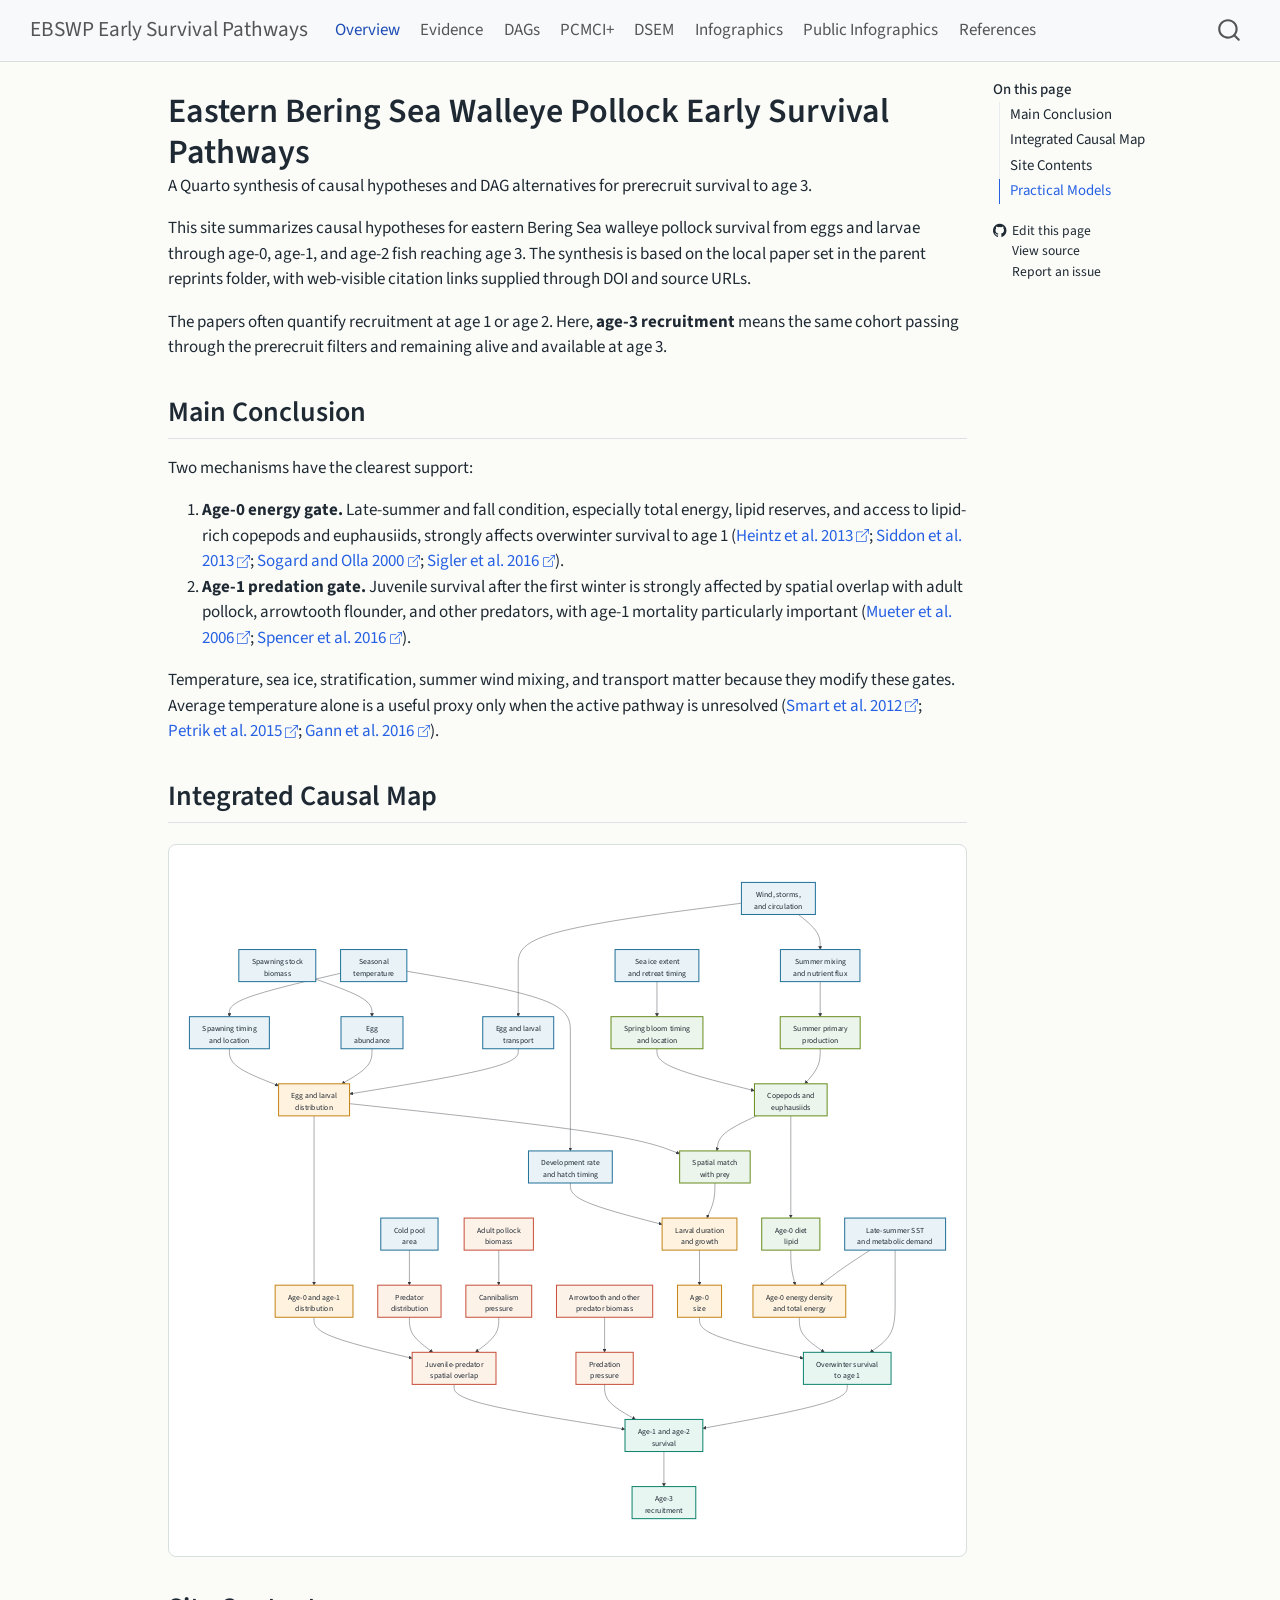
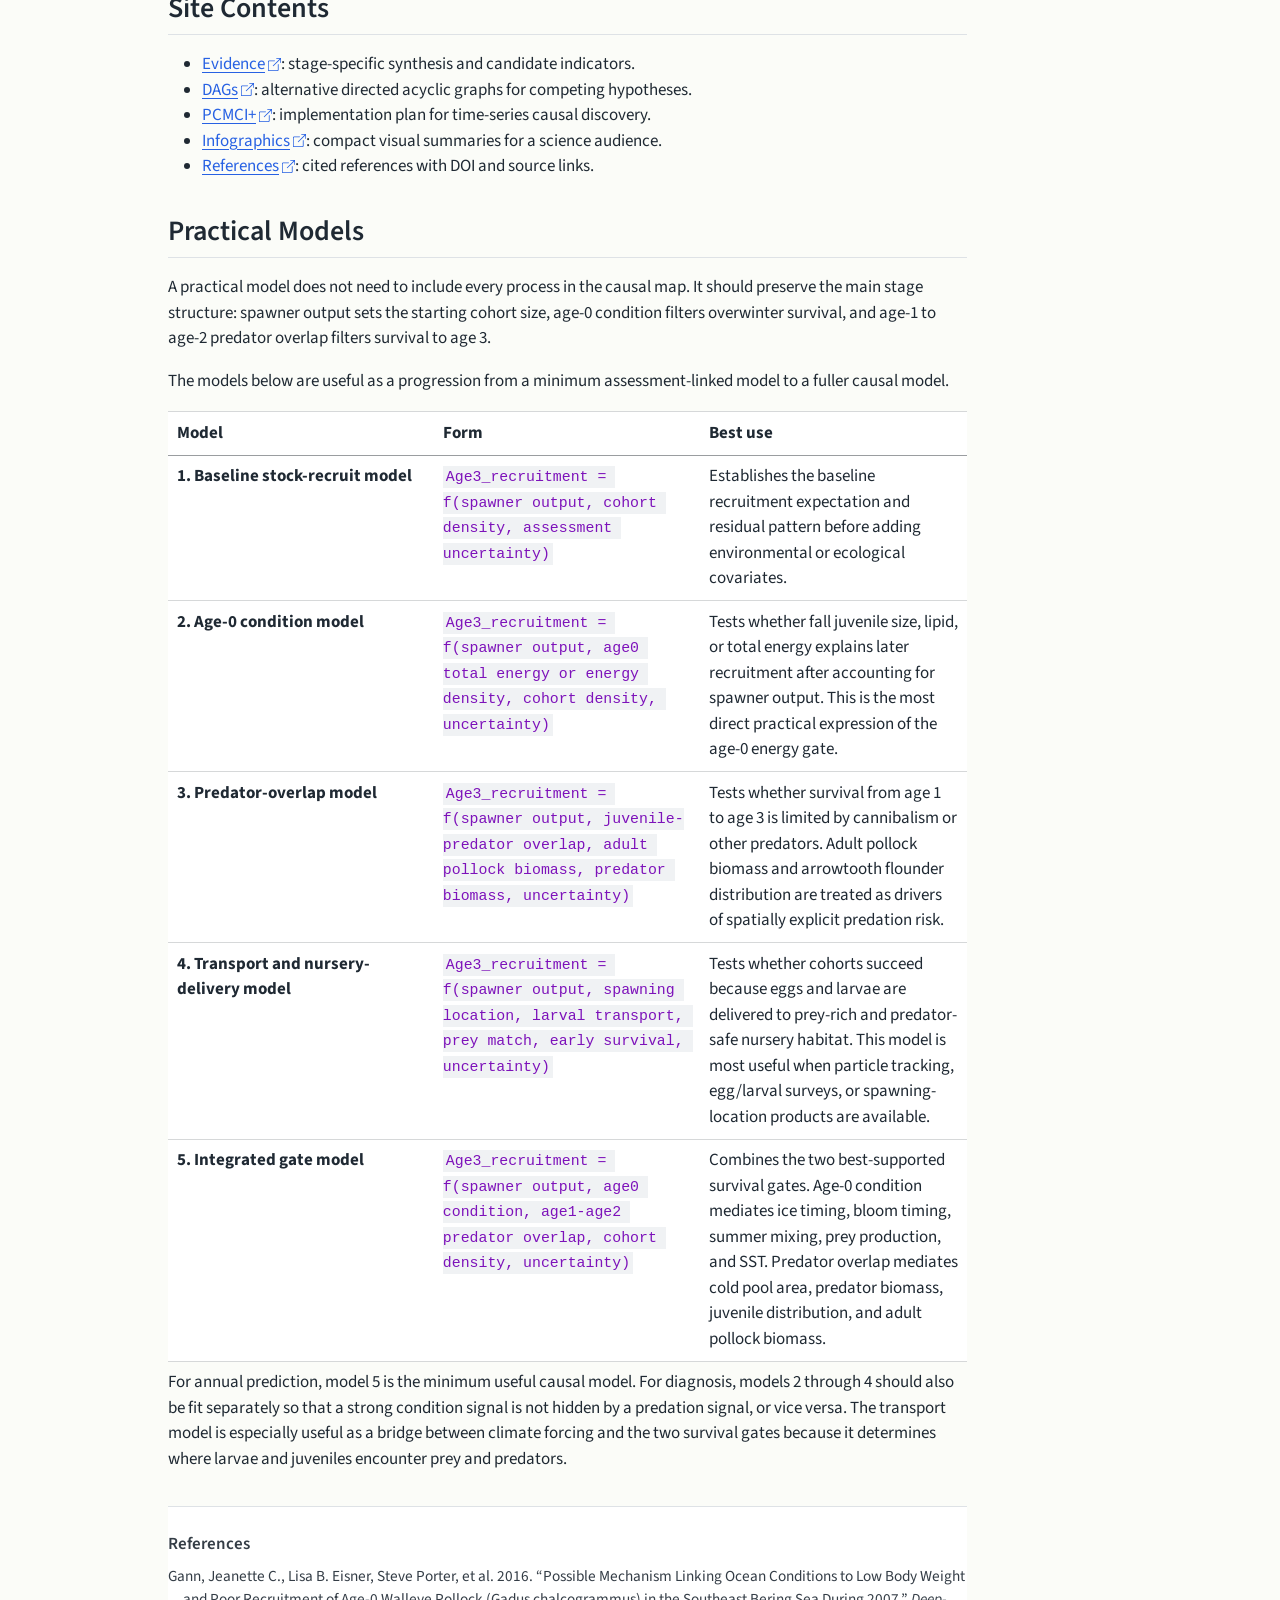
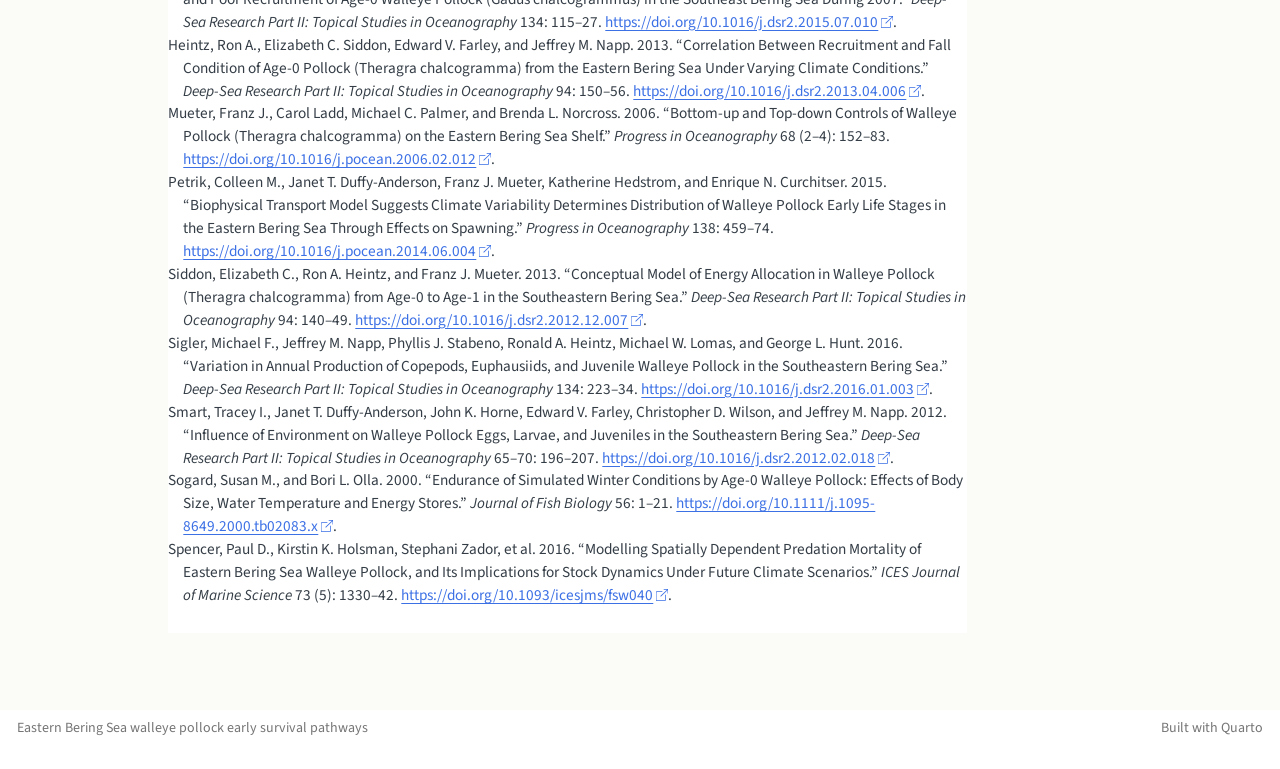
<file: docs/index.html>
<!DOCTYPE html>
<html xmlns="http://www.w3.org/1999/xhtml" lang="en" xml:lang="en"><head>

<meta charset="utf-8">
<meta name="generator" content="quarto-1.9.37">

<meta name="viewport" content="width=device-width, initial-scale=1.0, user-scalable=yes">

<meta name="description" content="A Quarto synthesis of causal hypotheses and DAG alternatives for prerecruit survival to age 3.">

<title>Eastern Bering Sea Walleye Pollock Early Survival Pathways – EBSWP Early Survival Pathways</title>
<style>
/* Default styles provided by pandoc.
** See https://pandoc.org/MANUAL.html#variables-for-html for config info.
*/
code{white-space: pre-wrap;}
span.smallcaps{font-variant: small-caps;}
div.columns{display: flex; gap: min(4vw, 1.5em);}
div.column{flex: auto; overflow-x: auto;}
div.hanging-indent{margin-left: 1.5em; text-indent: -1.5em;}
ul.task-list{list-style: none;}
ul.task-list li input[type="checkbox"] {
  width: 0.8em;
  margin: 0 0.8em 0.2em -1em; /* quarto-specific, see https://github.com/quarto-dev/quarto-cli/issues/4556 */ 
  vertical-align: middle;
}
/* CSS for citations */
div.csl-bib-body { }
div.csl-entry {
  clear: both;
}
.hanging-indent div.csl-entry {
  margin-left:2em;
  text-indent:-2em;
}
div.csl-left-margin {
  min-width:2em;
  float:left;
}
div.csl-right-inline {
  margin-left:2em;
  padding-left:1em;
}
div.csl-indent {
  margin-left: 2em;
}</style>


<script src="site_libs/quarto-nav/quarto-nav.js"></script>
<script src="site_libs/quarto-nav/headroom.min.js"></script>
<script src="site_libs/clipboard/clipboard.min.js"></script>
<script src="site_libs/quarto-search/autocomplete.umd.js"></script>
<script src="site_libs/quarto-search/fuse.min.js"></script>
<script src="site_libs/quarto-search/quarto-search.js"></script>
<meta name="quarto:offset" content="./">
<script src="site_libs/quarto-html/quarto.js" type="module"></script>
<script src="site_libs/quarto-html/tabsets/tabsets.js" type="module"></script>
<script src="site_libs/quarto-html/popper.min.js"></script>
<script src="site_libs/quarto-html/tippy.umd.min.js"></script>
<script src="site_libs/quarto-html/anchor.min.js"></script>
<link href="site_libs/quarto-html/tippy.css" rel="stylesheet">
<link href="site_libs/quarto-html/quarto-syntax-highlighting-7f8f88aac4f3542376d5c11b86a4c14d.css" rel="stylesheet" id="quarto-text-highlighting-styles">
<script src="site_libs/bootstrap/bootstrap.min.js"></script>
<link href="site_libs/bootstrap/bootstrap-icons.css" rel="stylesheet">
<link href="site_libs/bootstrap/bootstrap-158031087360bce0ff56dc785ce39e06.min.css" rel="stylesheet" append-hash="true" id="quarto-bootstrap" data-mode="light">
<script id="quarto-search-options" type="application/json">{
  "location": "navbar",
  "copy-button": false,
  "collapse-after": 3,
  "panel-placement": "end",
  "type": "overlay",
  "limit": 50,
  "keyboard-shortcut": [
    "f",
    "/",
    "s"
  ],
  "show-item-context": false,
  "language": {
    "search-no-results-text": "No results",
    "search-matching-documents-text": "matching documents",
    "search-copy-link-title": "Copy link to search",
    "search-hide-matches-text": "Hide additional matches",
    "search-more-match-text": "more match in this document",
    "search-more-matches-text": "more matches in this document",
    "search-clear-button-title": "Clear",
    "search-text-placeholder": "",
    "search-detached-cancel-button-title": "Cancel",
    "search-submit-button-title": "Submit",
    "search-label": "Search"
  }
}</script>
<style>html{ scroll-behavior: smooth; }</style>
<script src="site_libs/quarto-diagram/mermaid.min.js"></script>
<script src="site_libs/quarto-diagram/mermaid-init.js"></script>
<link href="site_libs/quarto-diagram/mermaid.css" rel="stylesheet">


<link rel="stylesheet" href="styles.css">
</head>

<body class="nav-fixed quarto-light">

<div id="quarto-search-results"></div>
  <header id="quarto-header" class="headroom fixed-top">
    <nav class="navbar navbar-expand-lg " data-bs-theme="dark">
      <div class="navbar-container container-fluid">
      <div class="navbar-brand-container mx-auto">
    <a class="navbar-brand" href="./index.html">
    <span class="navbar-title">EBSWP Early Survival Pathways</span>
    </a>
  </div>
            <div id="quarto-search" class="" title="Search"></div>
          <button class="navbar-toggler" type="button" data-bs-toggle="collapse" data-bs-target="#navbarCollapse" aria-controls="navbarCollapse" role="menu" aria-expanded="false" aria-label="Toggle navigation" onclick="if (window.quartoToggleHeadroom) { window.quartoToggleHeadroom(); }">
  <span class="navbar-toggler-icon"></span>
</button>
          <div class="collapse navbar-collapse" id="navbarCollapse">
            <ul class="navbar-nav navbar-nav-scroll me-auto">
  <li class="nav-item">
    <a class="nav-link active" href="./index.html" aria-current="page"> 
<span class="menu-text">Overview</span></a>
  </li>  
  <li class="nav-item">
    <a class="nav-link" href="./evidence.html"> 
<span class="menu-text">Evidence</span></a>
  </li>  
  <li class="nav-item">
    <a class="nav-link" href="./dags.html"> 
<span class="menu-text">DAGs</span></a>
  </li>  
  <li class="nav-item">
    <a class="nav-link" href="./pcmci.html"> 
<span class="menu-text">PCMCI+</span></a>
  </li>  
  <li class="nav-item">
    <a class="nav-link" href="./dsem.html"> 
<span class="menu-text">DSEM</span></a>
  </li>  
  <li class="nav-item">
    <a class="nav-link" href="./infographics.html"> 
<span class="menu-text">Infographics</span></a>
  </li>  
  <li class="nav-item">
    <a class="nav-link" href="./public-infographics.html"> 
<span class="menu-text">Public Infographics</span></a>
  </li>  
  <li class="nav-item">
    <a class="nav-link" href="./references.html"> 
<span class="menu-text">References</span></a>
  </li>  
</ul>
          </div> <!-- /navcollapse -->
            <div class="quarto-navbar-tools">
</div>
      </div> <!-- /container-fluid -->
    </nav>
</header>
<!-- content -->
<div id="quarto-content" class="quarto-container page-columns page-rows-contents page-layout-article page-navbar">
<!-- sidebar -->
<!-- margin-sidebar -->
    <div id="quarto-margin-sidebar" class="sidebar margin-sidebar">
        <nav id="TOC" role="doc-toc" class="toc-active">
    <h2 id="toc-title">On this page</h2>
   
  <ul>
  <li><a href="#main-conclusion" id="toc-main-conclusion" class="nav-link active" data-scroll-target="#main-conclusion">Main Conclusion</a></li>
  <li><a href="#integrated-causal-map" id="toc-integrated-causal-map" class="nav-link" data-scroll-target="#integrated-causal-map">Integrated Causal Map</a></li>
  <li><a href="#site-contents" id="toc-site-contents" class="nav-link" data-scroll-target="#site-contents">Site Contents</a></li>
  <li><a href="#practical-models" id="toc-practical-models" class="nav-link" data-scroll-target="#practical-models">Practical Models</a></li>
  </ul>
<div class="toc-actions"><ul><li><a href="https://github.com/afsc-assessments/ebswp_esp/edit/main/index.qmd" class="toc-action"><i class="bi bi-github"></i>Edit this page</a></li><li><a href="https://github.com/afsc-assessments/ebswp_esp/blob/main/index.qmd" class="toc-action"><i class="bi empty"></i>View source</a></li><li><a href="https://github.com/afsc-assessments/ebswp_esp/issues/new" class="toc-action"><i class="bi empty"></i>Report an issue</a></li></ul></div></nav>
    </div>
<!-- main -->
<main class="content" id="quarto-document-content">

<header id="title-block-header" class="quarto-title-block default">
<div class="quarto-title">
<h1 class="title">Eastern Bering Sea Walleye Pollock Early Survival Pathways</h1>
</div>

<div>
  <div class="description">
    A Quarto synthesis of causal hypotheses and DAG alternatives for prerecruit survival to age 3.
  </div>
</div>


<div class="quarto-title-meta">

    
  
    
  </div>
  


</header>


<p>This site summarizes causal hypotheses for eastern Bering Sea walleye pollock survival from eggs and larvae through age-0, age-1, and age-2 fish reaching age 3. The synthesis is based on the local paper set in the parent reprints folder, with web-visible citation links supplied through DOI and source URLs.</p>
<p>The papers often quantify recruitment at age 1 or age 2. Here, <strong>age-3 recruitment</strong> means the same cohort passing through the prerecruit filters and remaining alive and available at age 3.</p>
<section id="main-conclusion" class="level2">
<h2 class="anchored" data-anchor-id="main-conclusion">Main Conclusion</h2>
<p>Two mechanisms have the clearest support:</p>
<ol type="1">
<li><strong>Age-0 energy gate.</strong> Late-summer and fall condition, especially total energy, lipid reserves, and access to lipid-rich copepods and euphausiids, strongly affects overwinter survival to age 1 <span class="citation" data-cites="heintz2013 siddon2013 sogard2000 sigler2016">(<a href="#ref-heintz2013" role="doc-biblioref">Heintz et al. 2013</a>; <a href="#ref-siddon2013" role="doc-biblioref">Siddon et al. 2013</a>; <a href="#ref-sogard2000" role="doc-biblioref">Sogard and Olla 2000</a>; <a href="#ref-sigler2016" role="doc-biblioref">Sigler et al. 2016</a>)</span>.</li>
<li><strong>Age-1 predation gate.</strong> Juvenile survival after the first winter is strongly affected by spatial overlap with adult pollock, arrowtooth flounder, and other predators, with age-1 mortality particularly important <span class="citation" data-cites="mueter2006 spencer2016">(<a href="#ref-mueter2006" role="doc-biblioref">Mueter et al. 2006</a>; <a href="#ref-spencer2016" role="doc-biblioref">Spencer et al. 2016</a>)</span>.</li>
</ol>
<p>Temperature, sea ice, stratification, summer wind mixing, and transport matter because they modify these gates. Average temperature alone is a useful proxy only when the active pathway is unresolved <span class="citation" data-cites="smart2012 petrik2015 gann2016">(<a href="#ref-smart2012" role="doc-biblioref">Smart et al. 2012</a>; <a href="#ref-petrik2015" role="doc-biblioref">Petrik et al. 2015</a>; <a href="#ref-gann2016" role="doc-biblioref">Gann et al. 2016</a>)</span>.</p>
</section>
<section id="integrated-causal-map" class="level2">
<h2 class="anchored" data-anchor-id="integrated-causal-map">Integrated Causal Map</h2>
<div class="dag-panel overview-dag">
<div class="cell" data-layout-align="default">
<div class="cell-output-display">
<div>
<p></p><figure class="figure"><p></p>
<div>
<pre class="mermaid mermaid-js">%%{init: {"flowchart": {"htmlLabels": true, "nodeSpacing": 58, "rankSpacing": 82, "curve": "basis"}, "themeVariables": {"fontSize": "18px", "fontFamily": "Arial, sans-serif"}} }%%
flowchart TB
  SSB["Spawning stock&lt;br/&gt;biomass"] --&gt; EG["Egg&lt;br/&gt;abundance"]
  TEMP["Seasonal&lt;br/&gt;temperature"] --&gt; DEV["Development rate&lt;br/&gt;and hatch timing"]
  TEMP --&gt; SPAWN["Spawning timing&lt;br/&gt;and location"]
  ICE["Sea ice extent&lt;br/&gt;and retreat timing"] --&gt; BLOOM["Spring bloom timing&lt;br/&gt;and location"]
  WIND["Wind, storms,&lt;br/&gt;and circulation"] --&gt; TRANS["Egg and larval&lt;br/&gt;transport"]
  WIND --&gt; MIX["Summer mixing&lt;br/&gt;and nutrient flux"]
  SPAWN --&gt; ELDIST["Egg and larval&lt;br/&gt;distribution"]
  EG --&gt; ELDIST
  DEV --&gt; LARV["Larval duration&lt;br/&gt;and growth"]
  TRANS --&gt; ELDIST
  BLOOM --&gt; ZOO["Copepods and&lt;br/&gt;euphausiids"]
  MIX --&gt; PP["Summer primary&lt;br/&gt;production"]
  PP --&gt; ZOO
  ELDIST --&gt; PREYMATCH["Spatial match&lt;br/&gt;with prey"]
  ZOO --&gt; PREYMATCH
  PREYMATCH --&gt; LARV
  LARV --&gt; A0SIZE["Age-0&lt;br/&gt;size"]
  ZOO --&gt; A0DIET["Age-0 diet&lt;br/&gt;lipid"]
  A0DIET --&gt; A0ENERGY["Age-0 energy density&lt;br/&gt;and total energy"]
  A0SIZE --&gt; WINTER["Overwinter survival&lt;br/&gt;to age 1"]
  A0ENERGY --&gt; WINTER
  SST["Late-summer SST&lt;br/&gt;and metabolic demand"] --&gt; A0ENERGY
  SST --&gt; WINTER
  ADULT["Adult pollock&lt;br/&gt;biomass"] --&gt; CANN["Cannibalism&lt;br/&gt;pressure"]
  COLD["Cold pool&lt;br/&gt;area"] --&gt; PREDIST["Predator&lt;br/&gt;distribution"]
  ARROW["Arrowtooth and other&lt;br/&gt;predator biomass"] --&gt; PRED["Predation&lt;br/&gt;pressure"]
  ELDIST --&gt; JUVLOC["Age-0 and age-1&lt;br/&gt;distribution"]
  JUVLOC --&gt; OVERLAP["Juvenile-predator&lt;br/&gt;spatial overlap"]
  PREDIST --&gt; OVERLAP
  CANN --&gt; OVERLAP
  OVERLAP --&gt; A12SURV["Age-1 and age-2&lt;br/&gt;survival"]
  PRED --&gt; A12SURV
  WINTER --&gt; A12SURV
  A12SURV --&gt; AGE3["Age-3&lt;br/&gt;recruitment"]

  classDef spawner fill:#e8f2f7,stroke:#26739b,stroke-width:2.4px,color:#1f2933;
  classDef physical fill:#e8f2f7,stroke:#26739b,stroke-width:2.4px,color:#1f2933;
  classDef prey fill:#ecf5eb,stroke:#6b8f24,stroke-width:2.4px,color:#1f2933;
  classDef early fill:#fff3df,stroke:#c68519,stroke-width:2.4px,color:#1f2933;
  classDef predator fill:#fdf2e8,stroke:#c8523f,stroke-width:2.4px,color:#1f2933;
  classDef survival fill:#e8f6f2,stroke:#13856f,stroke-width:2.4px,color:#1f2933;
  class SSB,EG spawner;
  class TEMP,ICE,WIND,SST,COLD,DEV,SPAWN,TRANS,MIX physical;
  class BLOOM,PP,ZOO,PREYMATCH,A0DIET prey;
  class ELDIST,LARV,A0SIZE,A0ENERGY,JUVLOC early;
  class ADULT,CANN,ARROW,PRED,PREDIST,OVERLAP predator;
  class WINTER,A12SURV,AGE3 survival;
</pre>
</div>
<p></p></figure><p></p>
</div>
</div>
</div>
</div>
</section>
<section id="site-contents" class="level2">
<h2 class="anchored" data-anchor-id="site-contents">Site Contents</h2>
<ul>
<li><a href="./evidence.html">Evidence</a>: stage-specific synthesis and candidate indicators.</li>
<li><a href="./dags.html">DAGs</a>: alternative directed acyclic graphs for competing hypotheses.</li>
<li><a href="./pcmci.html">PCMCI+</a>: implementation plan for time-series causal discovery.</li>
<li><a href="./infographics.html">Infographics</a>: compact visual summaries for a science audience.</li>
<li><a href="./references.html">References</a>: cited references with DOI and source links.</li>
</ul>
</section>
<section id="practical-models" class="level2">
<h2 class="anchored" data-anchor-id="practical-models">Practical Models</h2>
<p>A practical model does not need to include every process in the causal map. It should preserve the main stage structure: spawner output sets the starting cohort size, age-0 condition filters overwinter survival, and age-1 to age-2 predator overlap filters survival to age 3.</p>
<p>The models below are useful as a progression from a minimum assessment-linked model to a fuller causal model.</p>
<table class="caption-top table">
<colgroup>
<col style="width: 33%">
<col style="width: 33%">
<col style="width: 33%">
</colgroup>
<thead>
<tr class="header">
<th>Model</th>
<th>Form</th>
<th>Best use</th>
</tr>
</thead>
<tbody>
<tr class="odd">
<td><strong>1. Baseline stock-recruit model</strong></td>
<td><code>Age3_recruitment = f(spawner output, cohort density, assessment uncertainty)</code></td>
<td>Establishes the baseline recruitment expectation and residual pattern before adding environmental or ecological covariates.</td>
</tr>
<tr class="even">
<td><strong>2. Age-0 condition model</strong></td>
<td><code>Age3_recruitment = f(spawner output, age0 total energy or energy density, cohort density, uncertainty)</code></td>
<td>Tests whether fall juvenile size, lipid, or total energy explains later recruitment after accounting for spawner output. This is the most direct practical expression of the age-0 energy gate.</td>
</tr>
<tr class="odd">
<td><strong>3. Predator-overlap model</strong></td>
<td><code>Age3_recruitment = f(spawner output, juvenile-predator overlap, adult pollock biomass, predator biomass, uncertainty)</code></td>
<td>Tests whether survival from age 1 to age 3 is limited by cannibalism or other predators. Adult pollock biomass and arrowtooth flounder distribution are treated as drivers of spatially explicit predation risk.</td>
</tr>
<tr class="even">
<td><strong>4. Transport and nursery-delivery model</strong></td>
<td><code>Age3_recruitment = f(spawner output, spawning location, larval transport, prey match, early survival, uncertainty)</code></td>
<td>Tests whether cohorts succeed because eggs and larvae are delivered to prey-rich and predator-safe nursery habitat. This model is most useful when particle tracking, egg/larval surveys, or spawning-location products are available.</td>
</tr>
<tr class="odd">
<td><strong>5. Integrated gate model</strong></td>
<td><code>Age3_recruitment = f(spawner output, age0 condition, age1-age2 predator overlap, cohort density, uncertainty)</code></td>
<td>Combines the two best-supported survival gates. Age-0 condition mediates ice timing, bloom timing, summer mixing, prey production, and SST. Predator overlap mediates cold pool area, predator biomass, juvenile distribution, and adult pollock biomass.</td>
</tr>
</tbody>
</table>
<p>For annual prediction, model 5 is the minimum useful causal model. For diagnosis, models 2 through 4 should also be fit separately so that a strong condition signal is not hidden by a predation signal, or vice versa. The transport model is especially useful as a bridge between climate forcing and the two survival gates because it determines where larvae and juveniles encounter prey and predators.</p>



</section>

<div id="quarto-appendix" class="default"><section class="quarto-appendix-contents" role="doc-bibliography" id="quarto-bibliography"><h2 class="anchored quarto-appendix-heading">References</h2><div id="refs" class="references csl-bib-body hanging-indent" role="list">
<div id="ref-gann2016" class="csl-entry" role="listitem">
Gann, Jeanette C., Lisa B. Eisner, Steve Porter, et al. 2016. <span>“Possible Mechanism Linking Ocean Conditions to Low Body Weight and Poor Recruitment of Age-0 Walleye Pollock (<span class="nocase">Gadus chalcogrammus</span>) in the Southeast Bering Sea During 2007.”</span> <em>Deep-Sea Research Part II: Topical Studies in Oceanography</em> 134: 115–27. <a href="https://doi.org/10.1016/j.dsr2.2015.07.010">https://doi.org/10.1016/j.dsr2.2015.07.010</a>.
</div>
<div id="ref-heintz2013" class="csl-entry" role="listitem">
Heintz, Ron A., Elizabeth C. Siddon, Edward V. Farley, and Jeffrey M. Napp. 2013. <span>“Correlation Between Recruitment and Fall Condition of Age-0 Pollock (<span class="nocase">Theragra chalcogramma</span>) from the Eastern Bering Sea Under Varying Climate Conditions.”</span> <em>Deep-Sea Research Part II: Topical Studies in Oceanography</em> 94: 150–56. <a href="https://doi.org/10.1016/j.dsr2.2013.04.006">https://doi.org/10.1016/j.dsr2.2013.04.006</a>.
</div>
<div id="ref-mueter2006" class="csl-entry" role="listitem">
Mueter, Franz J., Carol Ladd, Michael C. Palmer, and Brenda L. Norcross. 2006. <span>“Bottom-up and Top-down Controls of Walleye Pollock (<span class="nocase">Theragra chalcogramma</span>) on the Eastern Bering Sea Shelf.”</span> <em>Progress in Oceanography</em> 68 (2–4): 152–83. <a href="https://doi.org/10.1016/j.pocean.2006.02.012">https://doi.org/10.1016/j.pocean.2006.02.012</a>.
</div>
<div id="ref-petrik2015" class="csl-entry" role="listitem">
Petrik, Colleen M., Janet T. Duffy-Anderson, Franz J. Mueter, Katherine Hedstrom, and Enrique N. Curchitser. 2015. <span>“Biophysical Transport Model Suggests Climate Variability Determines Distribution of Walleye Pollock Early Life Stages in the Eastern Bering Sea Through Effects on Spawning.”</span> <em>Progress in Oceanography</em> 138: 459–74. <a href="https://doi.org/10.1016/j.pocean.2014.06.004">https://doi.org/10.1016/j.pocean.2014.06.004</a>.
</div>
<div id="ref-siddon2013" class="csl-entry" role="listitem">
Siddon, Elizabeth C., Ron A. Heintz, and Franz J. Mueter. 2013. <span>“Conceptual Model of Energy Allocation in Walleye Pollock (<span class="nocase">Theragra chalcogramma</span>) from Age-0 to Age-1 in the Southeastern Bering Sea.”</span> <em>Deep-Sea Research Part II: Topical Studies in Oceanography</em> 94: 140–49. <a href="https://doi.org/10.1016/j.dsr2.2012.12.007">https://doi.org/10.1016/j.dsr2.2012.12.007</a>.
</div>
<div id="ref-sigler2016" class="csl-entry" role="listitem">
Sigler, Michael F., Jeffrey M. Napp, Phyllis J. Stabeno, Ronald A. Heintz, Michael W. Lomas, and George L. Hunt. 2016. <span>“Variation in Annual Production of Copepods, Euphausiids, and Juvenile Walleye Pollock in the Southeastern Bering Sea.”</span> <em>Deep-Sea Research Part II: Topical Studies in Oceanography</em> 134: 223–34. <a href="https://doi.org/10.1016/j.dsr2.2016.01.003">https://doi.org/10.1016/j.dsr2.2016.01.003</a>.
</div>
<div id="ref-smart2012" class="csl-entry" role="listitem">
Smart, Tracey I., Janet T. Duffy-Anderson, John K. Horne, Edward V. Farley, Christopher D. Wilson, and Jeffrey M. Napp. 2012. <span>“Influence of Environment on Walleye Pollock Eggs, Larvae, and Juveniles in the Southeastern Bering Sea.”</span> <em>Deep-Sea Research Part II: Topical Studies in Oceanography</em> 65–70: 196–207. <a href="https://doi.org/10.1016/j.dsr2.2012.02.018">https://doi.org/10.1016/j.dsr2.2012.02.018</a>.
</div>
<div id="ref-sogard2000" class="csl-entry" role="listitem">
Sogard, Susan M., and Bori L. Olla. 2000. <span>“Endurance of Simulated Winter Conditions by Age-0 Walleye Pollock: Effects of Body Size, Water Temperature and Energy Stores.”</span> <em>Journal of Fish Biology</em> 56: 1–21. <a href="https://doi.org/10.1111/j.1095-8649.2000.tb02083.x">https://doi.org/10.1111/j.1095-8649.2000.tb02083.x</a>.
</div>
<div id="ref-spencer2016" class="csl-entry" role="listitem">
Spencer, Paul D., Kirstin K. Holsman, Stephani Zador, et al. 2016. <span>“Modelling Spatially Dependent Predation Mortality of Eastern Bering Sea Walleye Pollock, and Its Implications for Stock Dynamics Under Future Climate Scenarios.”</span> <em>ICES Journal of Marine Science</em> 73 (5): 1330–42. <a href="https://doi.org/10.1093/icesjms/fsw040">https://doi.org/10.1093/icesjms/fsw040</a>.
</div>
</div></section></div></main> <!-- /main -->
<script id="quarto-html-after-body" type="application/javascript">
  window.document.addEventListener("DOMContentLoaded", function (event) {
    const icon = "";
    const anchorJS = new window.AnchorJS();
    anchorJS.options = {
      placement: 'right',
      icon: icon
    };
    anchorJS.add('.anchored');
    const isCodeAnnotation = (el) => {
      for (const clz of el.classList) {
        if (clz.startsWith('code-annotation-')) {                     
          return true;
        }
      }
      return false;
    }
    const onCopySuccess = function(e) {
      // button target
      const button = e.trigger;
      // don't keep focus
      button.blur();
      // flash "checked"
      button.classList.add('code-copy-button-checked');
      var currentTitle = button.getAttribute("title");
      button.setAttribute("title", "Copied!");
      let tooltip;
      if (window.bootstrap) {
        button.setAttribute("data-bs-toggle", "tooltip");
        button.setAttribute("data-bs-placement", "left");
        button.setAttribute("data-bs-title", "Copied!");
        tooltip = new bootstrap.Tooltip(button, 
          { trigger: "manual", 
            customClass: "code-copy-button-tooltip",
            offset: [0, -8]});
        tooltip.show();    
      }
      setTimeout(function() {
        if (tooltip) {
          tooltip.hide();
          button.removeAttribute("data-bs-title");
          button.removeAttribute("data-bs-toggle");
          button.removeAttribute("data-bs-placement");
        }
        button.setAttribute("title", currentTitle);
        button.classList.remove('code-copy-button-checked');
      }, 1000);
      // clear code selection
      e.clearSelection();
    }
    const getTextToCopy = function(trigger) {
      const outerScaffold = trigger.parentElement.cloneNode(true);
      const codeEl = outerScaffold.querySelector('code');
      for (const childEl of codeEl.children) {
        if (isCodeAnnotation(childEl)) {
          childEl.remove();
        }
      }
      return codeEl.innerText;
    }
    const clipboard = new window.ClipboardJS('.code-copy-button:not([data-in-quarto-modal])', {
      text: getTextToCopy
    });
    clipboard.on('success', onCopySuccess);
    if (window.document.getElementById('quarto-embedded-source-code-modal')) {
      const clipboardModal = new window.ClipboardJS('.code-copy-button[data-in-quarto-modal]', {
        text: getTextToCopy,
        container: window.document.getElementById('quarto-embedded-source-code-modal')
      });
      clipboardModal.on('success', onCopySuccess);
    }
      var localhostRegex = new RegExp(/^(?:http|https):\/\/localhost\:?[0-9]*\//);
      var mailtoRegex = new RegExp(/^mailto:/);
        var filterRegex = new RegExp("https:\/\/afsc-assessments\.github\.io\/ebswp_esp\/");
      var isInternal = (href) => {
          return filterRegex.test(href) || localhostRegex.test(href) || mailtoRegex.test(href);
      }
      // Inspect non-navigation links and adorn them if external
     var links = window.document.querySelectorAll('a[href]:not(.nav-link):not(.navbar-brand):not(.toc-action):not(.sidebar-link):not(.sidebar-item-toggle):not(.pagination-link):not(.no-external):not([aria-hidden]):not(.dropdown-item):not(.quarto-navigation-tool):not(.about-link)');
      for (var i=0; i<links.length; i++) {
        const link = links[i];
        if (!isInternal(link.href)) {
          // undo the damage that might have been done by quarto-nav.js in the case of
          // links that we want to consider external
          if (link.dataset.originalHref !== undefined) {
            link.href = link.dataset.originalHref;
          }
            // target, if specified
            link.setAttribute("target", "_blank");
            if (link.getAttribute("rel") === null) {
              link.setAttribute("rel", "noopener");
            }
            // default icon
            link.classList.add("external");
        }
      }
    function tippyHover(el, contentFn, onTriggerFn, onUntriggerFn) {
      const config = {
        allowHTML: true,
        maxWidth: 500,
        delay: 100,
        arrow: false,
        appendTo: function(el) {
            return el.parentElement;
        },
        interactive: true,
        interactiveBorder: 10,
        theme: 'quarto',
        placement: 'bottom-start',
      };
      if (contentFn) {
        config.content = contentFn;
      }
      if (onTriggerFn) {
        config.onTrigger = onTriggerFn;
      }
      if (onUntriggerFn) {
        config.onUntrigger = onUntriggerFn;
      }
      window.tippy(el, config); 
    }
    const noterefs = window.document.querySelectorAll('a[role="doc-noteref"]');
    for (var i=0; i<noterefs.length; i++) {
      const ref = noterefs[i];
      tippyHover(ref, function() {
        // use id or data attribute instead here
        let href = ref.getAttribute('data-footnote-href') || ref.getAttribute('href');
        try { href = new URL(href).hash; } catch {}
        const id = href.replace(/^#\/?/, "");
        const note = window.document.getElementById(id);
        if (note) {
          return note.innerHTML;
        } else {
          return "";
        }
      });
    }
    const xrefs = window.document.querySelectorAll('a.quarto-xref');
    const processXRef = (id, note) => {
      // Strip column container classes
      const stripColumnClz = (el) => {
        el.classList.remove("page-full", "page-columns");
        if (el.children) {
          for (const child of el.children) {
            stripColumnClz(child);
          }
        }
      }
      stripColumnClz(note)
      if (id === null || id.startsWith('sec-')) {
        // Special case sections, only their first couple elements
        const container = document.createElement("div");
        if (note.children && note.children.length > 2) {
          container.appendChild(note.children[0].cloneNode(true));
          for (let i = 1; i < note.children.length; i++) {
            const child = note.children[i];
            if (child.tagName === "P" && child.innerText === "") {
              continue;
            } else {
              container.appendChild(child.cloneNode(true));
              break;
            }
          }
          if (window.Quarto?.typesetMath) {
            window.Quarto.typesetMath(container);
          }
          return container.innerHTML
        } else {
          if (window.Quarto?.typesetMath) {
            window.Quarto.typesetMath(note);
          }
          return note.innerHTML;
        }
      } else {
        // Remove any anchor links if they are present
        const anchorLink = note.querySelector('a.anchorjs-link');
        if (anchorLink) {
          anchorLink.remove();
        }
        if (window.Quarto?.typesetMath) {
          window.Quarto.typesetMath(note);
        }
        if (note.classList.contains("callout")) {
          return note.outerHTML;
        } else {
          return note.innerHTML;
        }
      }
    }
    for (var i=0; i<xrefs.length; i++) {
      const xref = xrefs[i];
      tippyHover(xref, undefined, function(instance) {
        instance.disable();
        let url = xref.getAttribute('href');
        let hash = undefined; 
        if (url.startsWith('#')) {
          hash = url;
        } else {
          try { hash = new URL(url).hash; } catch {}
        }
        if (hash) {
          const id = hash.replace(/^#\/?/, "");
          const note = window.document.getElementById(id);
          if (note !== null) {
            try {
              const html = processXRef(id, note.cloneNode(true));
              instance.setContent(html);
            } finally {
              instance.enable();
              instance.show();
            }
          } else {
            // See if we can fetch this
            fetch(url.split('#')[0])
            .then(res => res.text())
            .then(html => {
              const parser = new DOMParser();
              const htmlDoc = parser.parseFromString(html, "text/html");
              const note = htmlDoc.getElementById(id);
              if (note !== null) {
                const html = processXRef(id, note);
                instance.setContent(html);
              } 
            }).finally(() => {
              instance.enable();
              instance.show();
            });
          }
        } else {
          // See if we can fetch a full url (with no hash to target)
          // This is a special case and we should probably do some content thinning / targeting
          fetch(url)
          .then(res => res.text())
          .then(html => {
            const parser = new DOMParser();
            const htmlDoc = parser.parseFromString(html, "text/html");
            const note = htmlDoc.querySelector('main.content');
            if (note !== null) {
              // This should only happen for chapter cross references
              // (since there is no id in the URL)
              // remove the first header
              if (note.children.length > 0 && note.children[0].tagName === "HEADER") {
                note.children[0].remove();
              }
              const html = processXRef(null, note);
              instance.setContent(html);
            } 
          }).finally(() => {
            instance.enable();
            instance.show();
          });
        }
      }, function(instance) {
      });
    }
        let selectedAnnoteEl;
        const selectorForAnnotation = ( cell, annotation) => {
          let cellAttr = 'data-code-cell="' + cell + '"';
          let lineAttr = 'data-code-annotation="' +  annotation + '"';
          const selector = 'span[' + cellAttr + '][' + lineAttr + ']';
          return selector;
        }
        const selectCodeLines = (annoteEl) => {
          const doc = window.document;
          const targetCell = annoteEl.getAttribute("data-target-cell");
          const targetAnnotation = annoteEl.getAttribute("data-target-annotation");
          const annoteSpan = window.document.querySelector(selectorForAnnotation(targetCell, targetAnnotation));
          const lines = annoteSpan.getAttribute("data-code-lines").split(",");
          const lineIds = lines.map((line) => {
            return targetCell + "-" + line;
          })
          let top = null;
          let height = null;
          let parent = null;
          if (lineIds.length > 0) {
              //compute the position of the single el (top and bottom and make a div)
              const el = window.document.getElementById(lineIds[0]);
              top = el.offsetTop;
              height = el.offsetHeight;
              parent = el.parentElement.parentElement;
            if (lineIds.length > 1) {
              const lastEl = window.document.getElementById(lineIds[lineIds.length - 1]);
              const bottom = lastEl.offsetTop + lastEl.offsetHeight;
              height = bottom - top;
            }
            if (top !== null && height !== null && parent !== null) {
              // cook up a div (if necessary) and position it 
              let div = window.document.getElementById("code-annotation-line-highlight");
              if (div === null) {
                div = window.document.createElement("div");
                div.setAttribute("id", "code-annotation-line-highlight");
                div.style.position = 'absolute';
                parent.appendChild(div);
              }
              div.style.top = top - 2 + "px";
              div.style.height = height + 4 + "px";
              div.style.left = 0;
              let gutterDiv = window.document.getElementById("code-annotation-line-highlight-gutter");
              if (gutterDiv === null) {
                gutterDiv = window.document.createElement("div");
                gutterDiv.setAttribute("id", "code-annotation-line-highlight-gutter");
                gutterDiv.style.position = 'absolute';
                const codeCell = window.document.getElementById(targetCell);
                const gutter = codeCell.querySelector('.code-annotation-gutter');
                gutter.appendChild(gutterDiv);
              }
              gutterDiv.style.top = top - 2 + "px";
              gutterDiv.style.height = height + 4 + "px";
            }
            selectedAnnoteEl = annoteEl;
          }
        };
        const unselectCodeLines = () => {
          const elementsIds = ["code-annotation-line-highlight", "code-annotation-line-highlight-gutter"];
          elementsIds.forEach((elId) => {
            const div = window.document.getElementById(elId);
            if (div) {
              div.remove();
            }
          });
          selectedAnnoteEl = undefined;
        };
          // Handle positioning of the toggle
      window.addEventListener(
        "resize",
        throttle(() => {
          elRect = undefined;
          if (selectedAnnoteEl) {
            selectCodeLines(selectedAnnoteEl);
          }
        }, 10)
      );
      function throttle(fn, ms) {
      let throttle = false;
      let timer;
        return (...args) => {
          if(!throttle) { // first call gets through
              fn.apply(this, args);
              throttle = true;
          } else { // all the others get throttled
              if(timer) clearTimeout(timer); // cancel #2
              timer = setTimeout(() => {
                fn.apply(this, args);
                timer = throttle = false;
              }, ms);
          }
        };
      }
        // Attach click handler to the DT
        const annoteDls = window.document.querySelectorAll('dt[data-target-cell]');
        for (const annoteDlNode of annoteDls) {
          annoteDlNode.addEventListener('click', (event) => {
            const clickedEl = event.target;
            if (clickedEl !== selectedAnnoteEl) {
              unselectCodeLines();
              const activeEl = window.document.querySelector('dt[data-target-cell].code-annotation-active');
              if (activeEl) {
                activeEl.classList.remove('code-annotation-active');
              }
              selectCodeLines(clickedEl);
              clickedEl.classList.add('code-annotation-active');
            } else {
              // Unselect the line
              unselectCodeLines();
              clickedEl.classList.remove('code-annotation-active');
            }
          });
        }
    const findCites = (el) => {
      const parentEl = el.parentElement;
      if (parentEl) {
        const cites = parentEl.dataset.cites;
        if (cites) {
          return {
            el,
            cites: cites.split(' ')
          };
        } else {
          return findCites(el.parentElement)
        }
      } else {
        return undefined;
      }
    };
    var bibliorefs = window.document.querySelectorAll('a[role="doc-biblioref"]');
    for (var i=0; i<bibliorefs.length; i++) {
      const ref = bibliorefs[i];
      const citeInfo = findCites(ref);
      if (citeInfo) {
        tippyHover(citeInfo.el, function() {
          var popup = window.document.createElement('div');
          citeInfo.cites.forEach(function(cite) {
            var citeDiv = window.document.createElement('div');
            citeDiv.classList.add('hanging-indent');
            citeDiv.classList.add('csl-entry');
            var biblioDiv = window.document.getElementById('ref-' + cite);
            if (biblioDiv) {
              citeDiv.innerHTML = biblioDiv.innerHTML;
            }
            popup.appendChild(citeDiv);
          });
          return popup.innerHTML;
        });
      }
    }
  });
  </script>
</div> <!-- /content -->
<footer class="footer">
  <div class="nav-footer">
    <div class="nav-footer-left">
<p>Eastern Bering Sea walleye pollock early survival pathways</p>
</div>   
    <div class="nav-footer-center">
      &nbsp;
    <div class="toc-actions d-sm-block d-md-none"><ul><li><a href="https://github.com/afsc-assessments/ebswp_esp/edit/main/index.qmd" class="toc-action"><i class="bi bi-github"></i>Edit this page</a></li><li><a href="https://github.com/afsc-assessments/ebswp_esp/blob/main/index.qmd" class="toc-action"><i class="bi empty"></i>View source</a></li><li><a href="https://github.com/afsc-assessments/ebswp_esp/issues/new" class="toc-action"><i class="bi empty"></i>Report an issue</a></li></ul></div></div>
    <div class="nav-footer-right">
<p>Built with Quarto</p>
</div>
  </div>
</footer>




<script src="site_libs/quarto-html/zenscroll-min.js"></script>
</body></html>
</file>
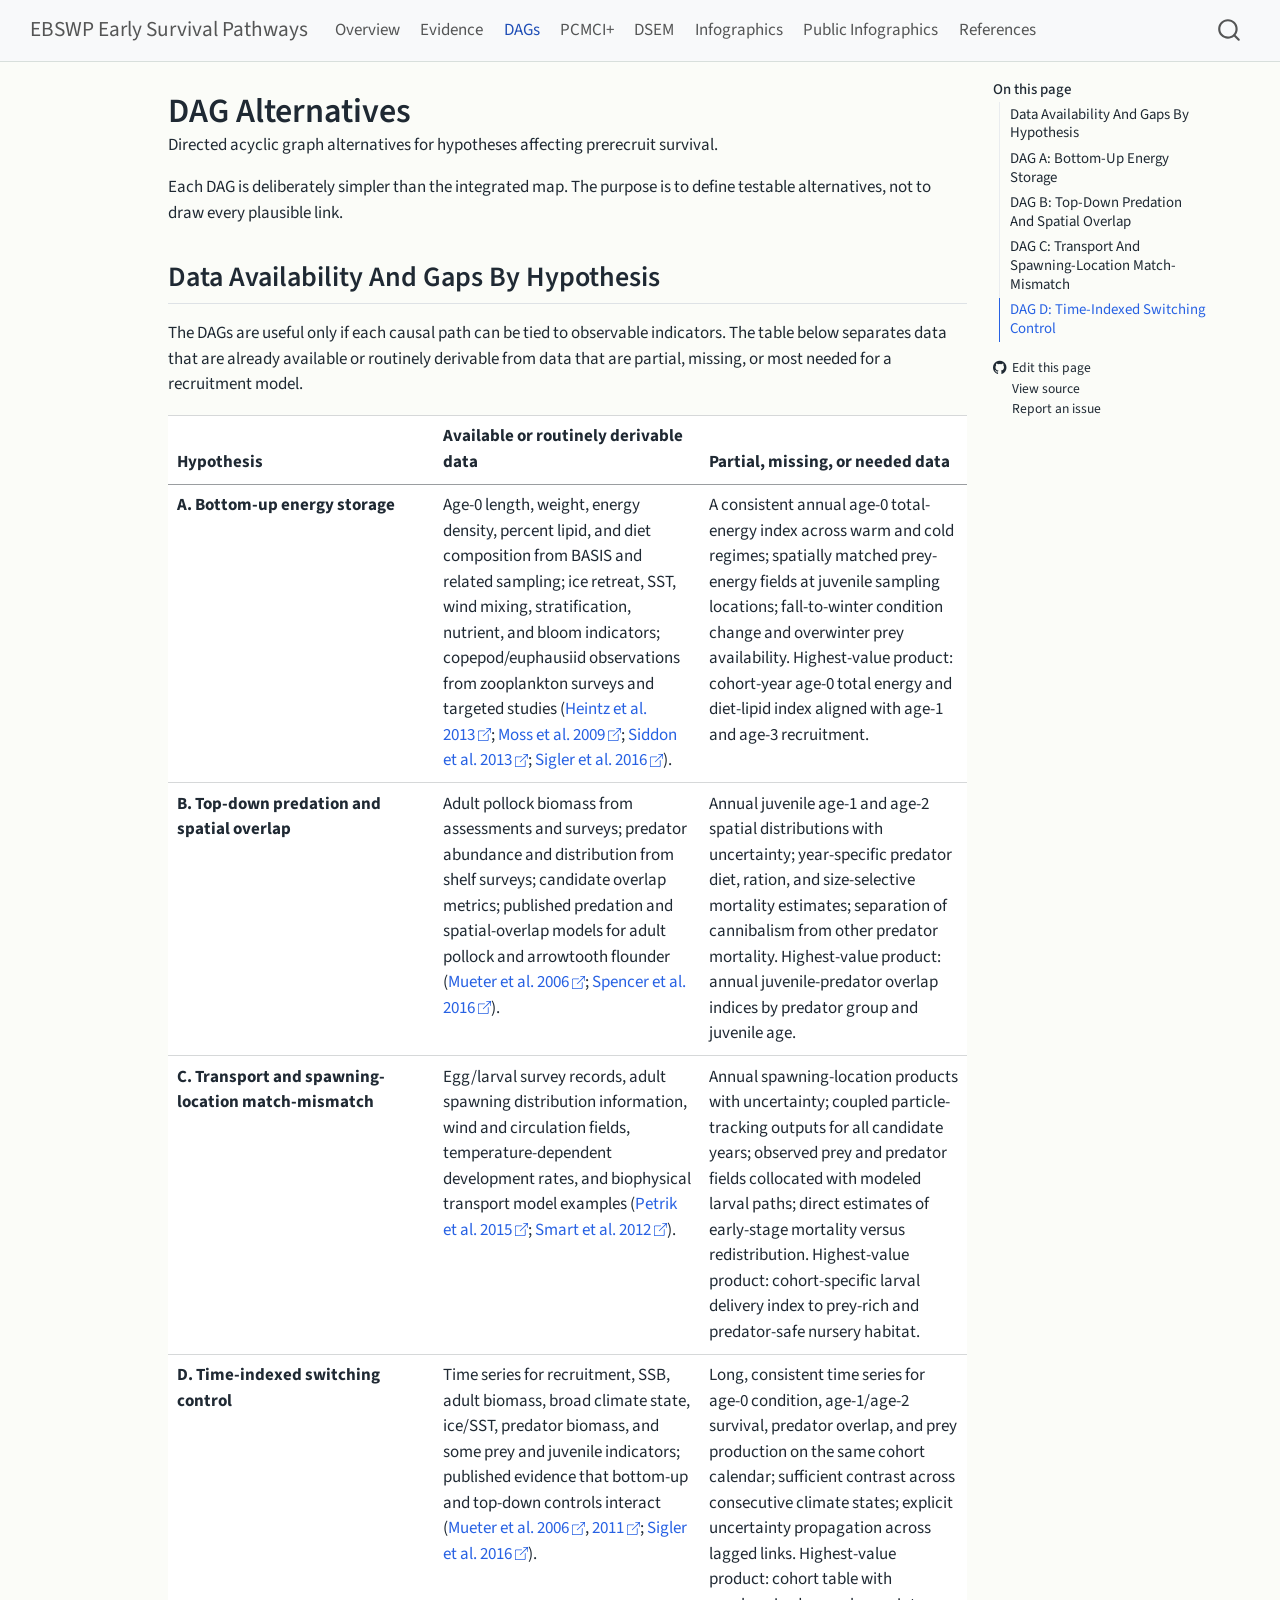
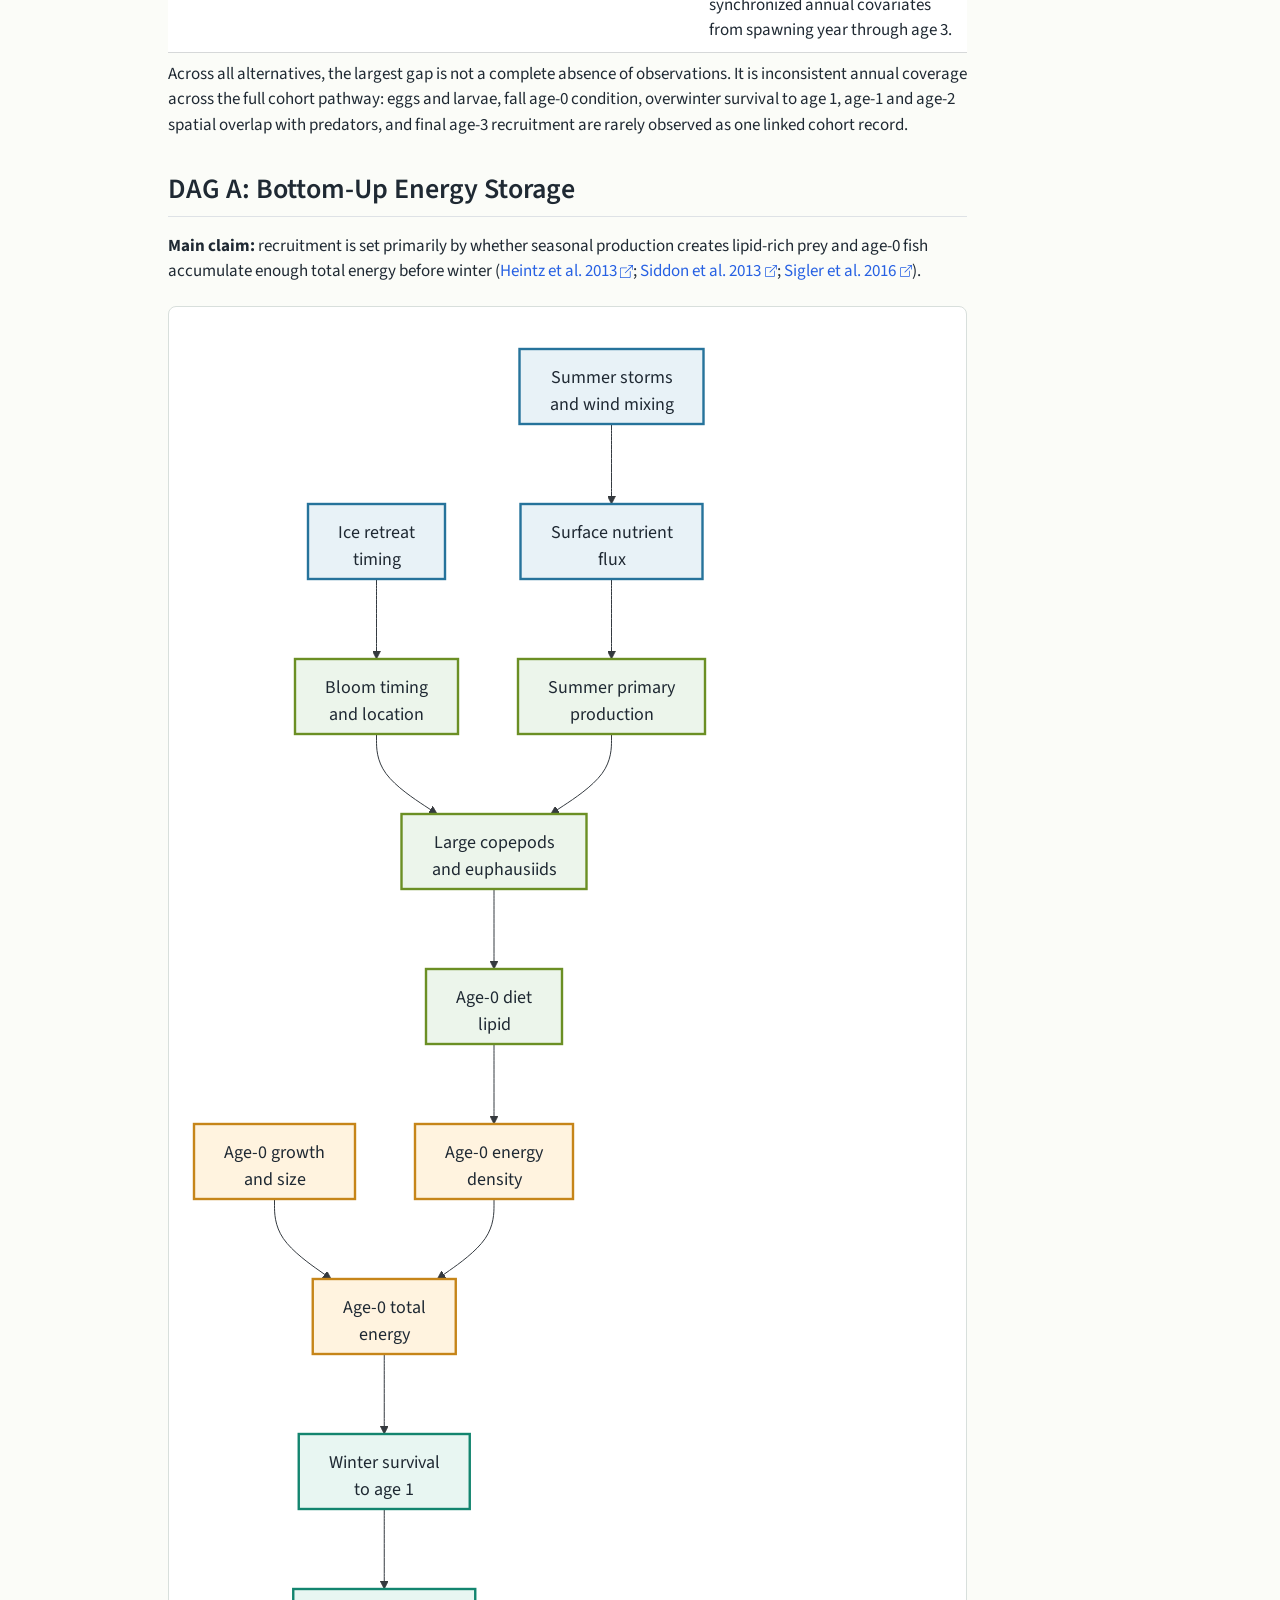
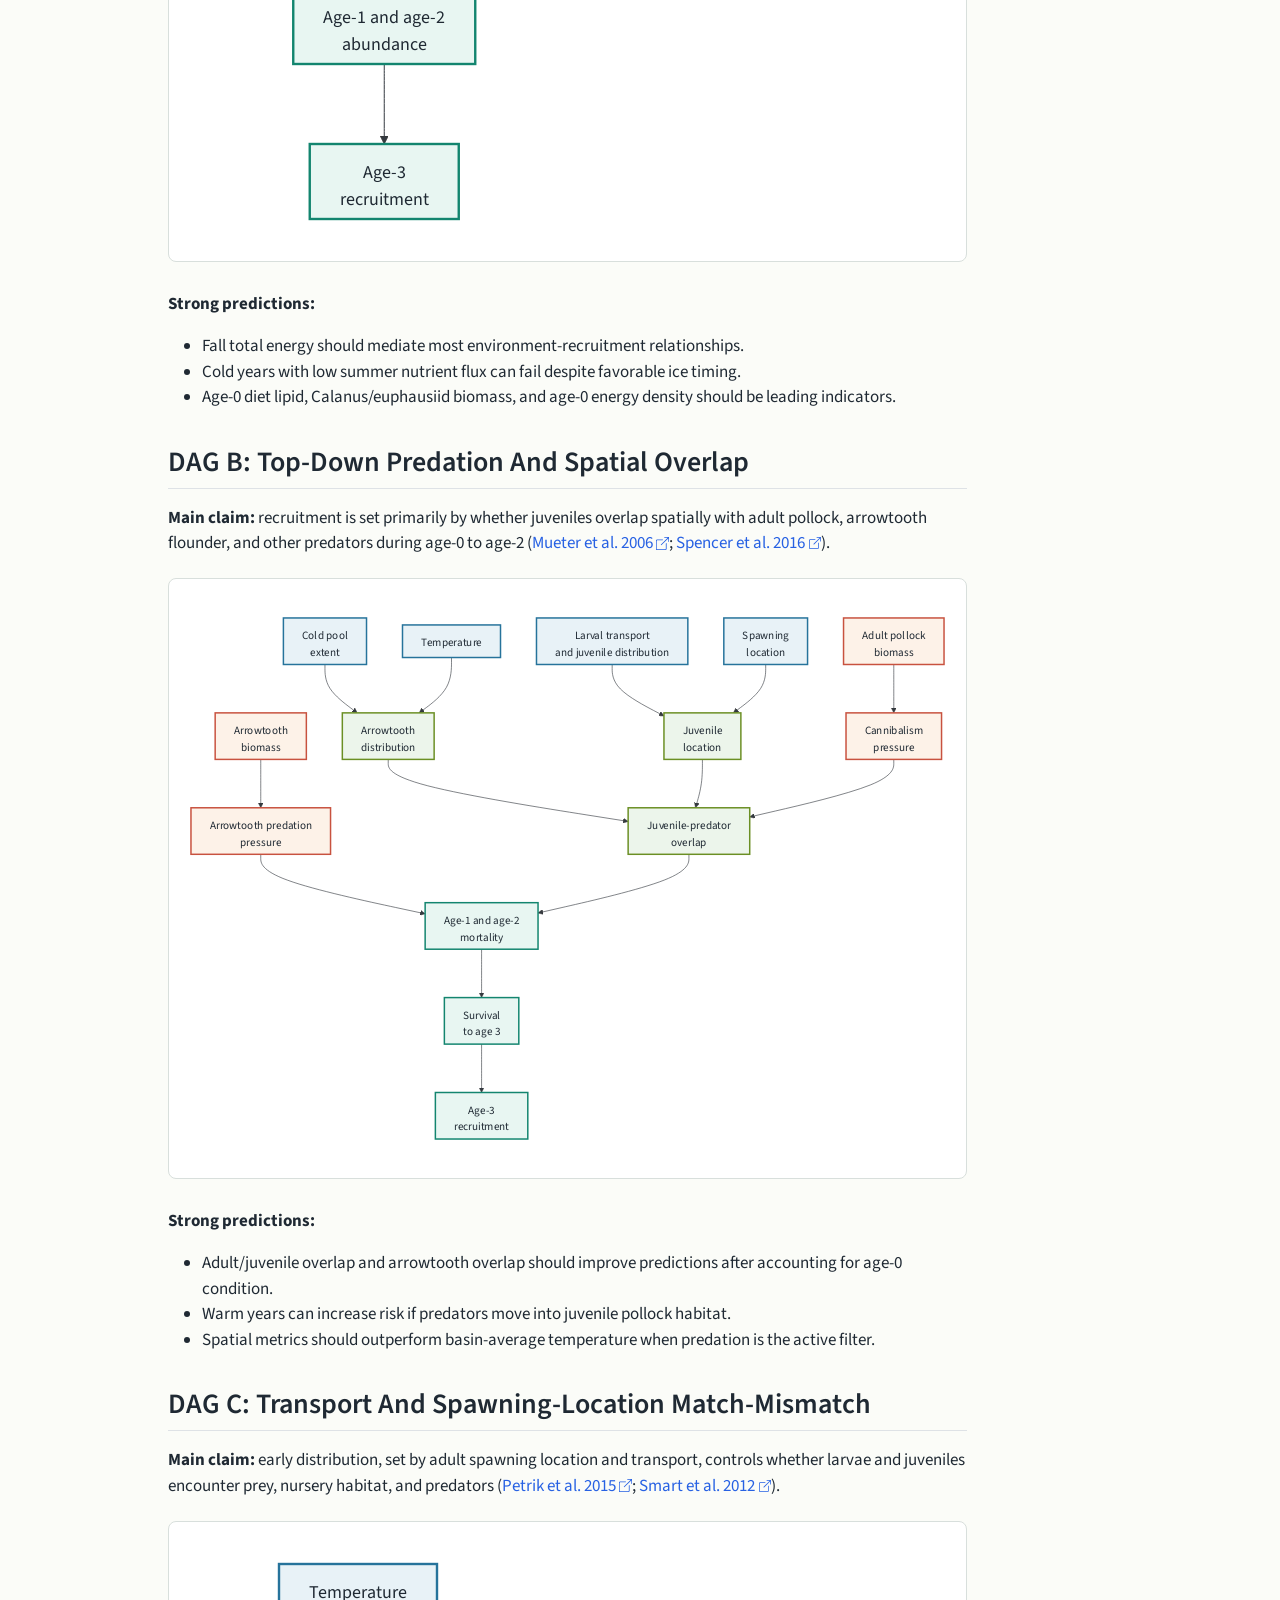
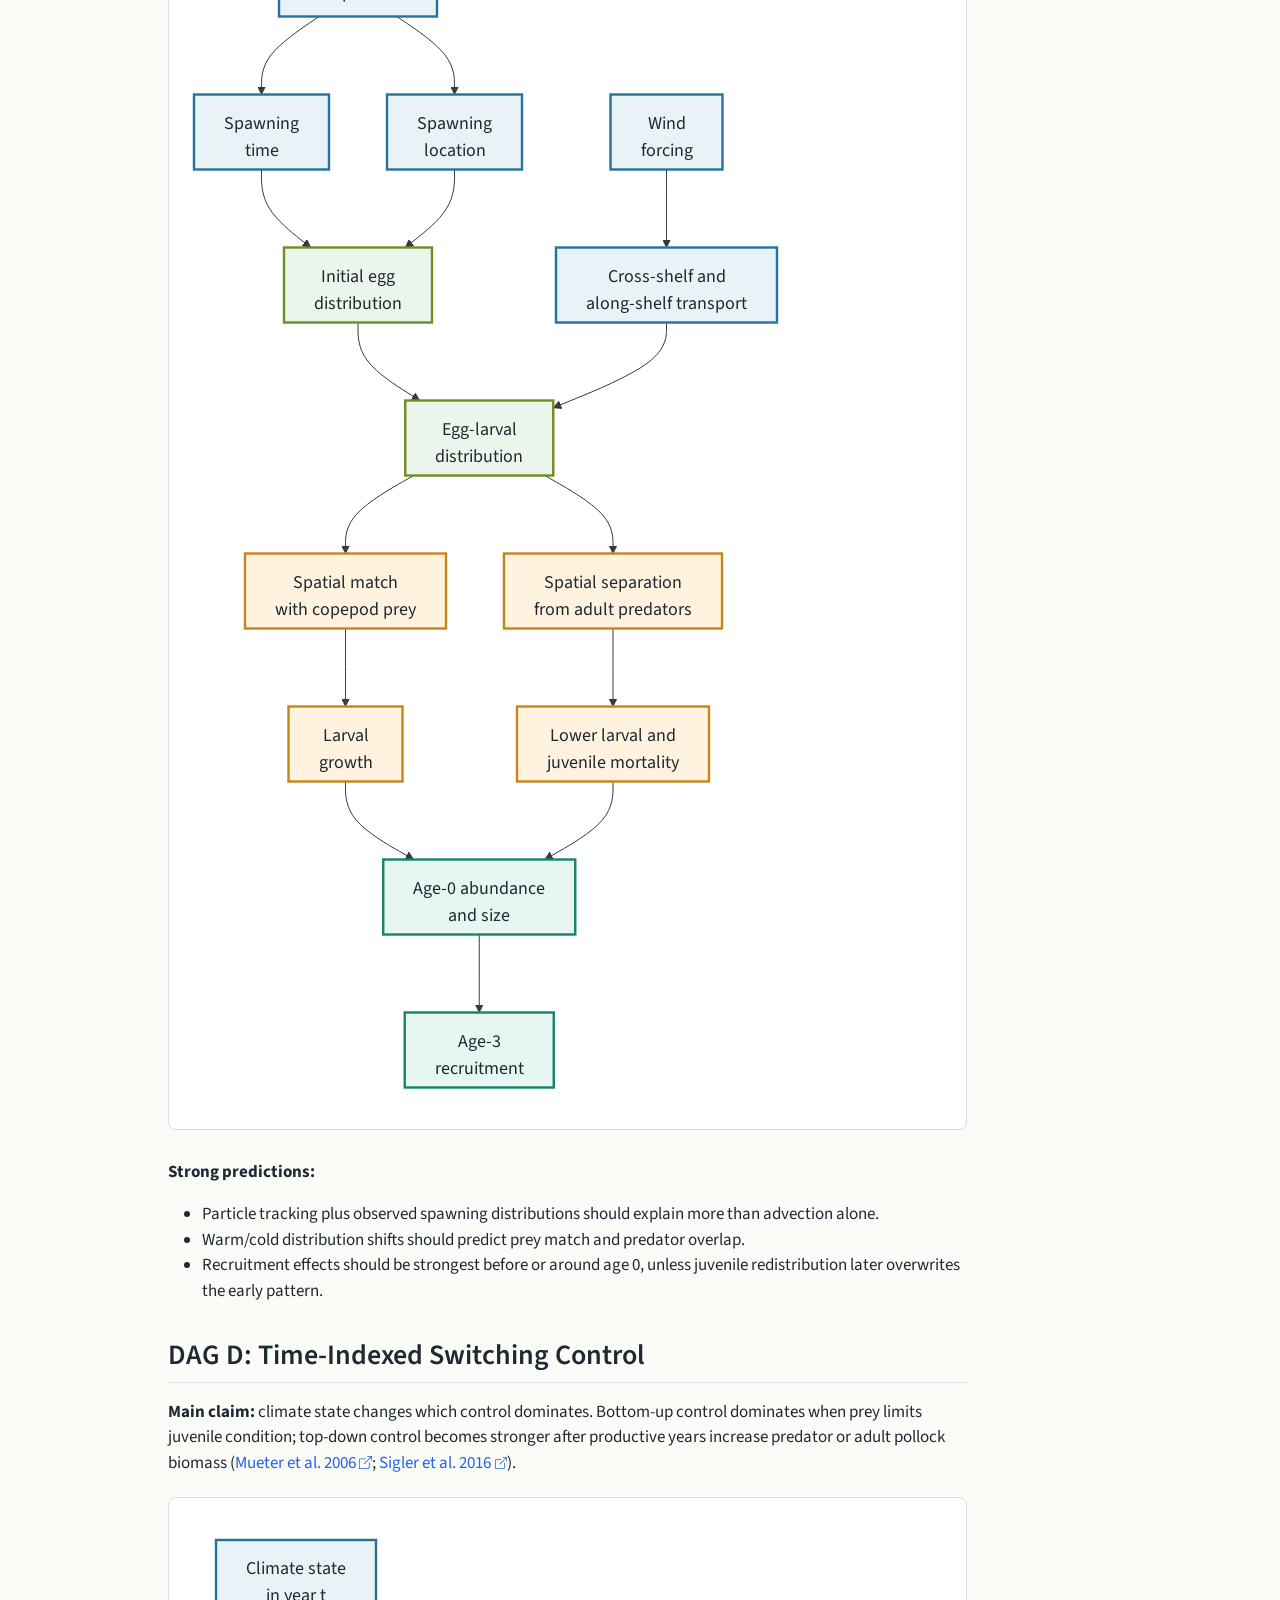
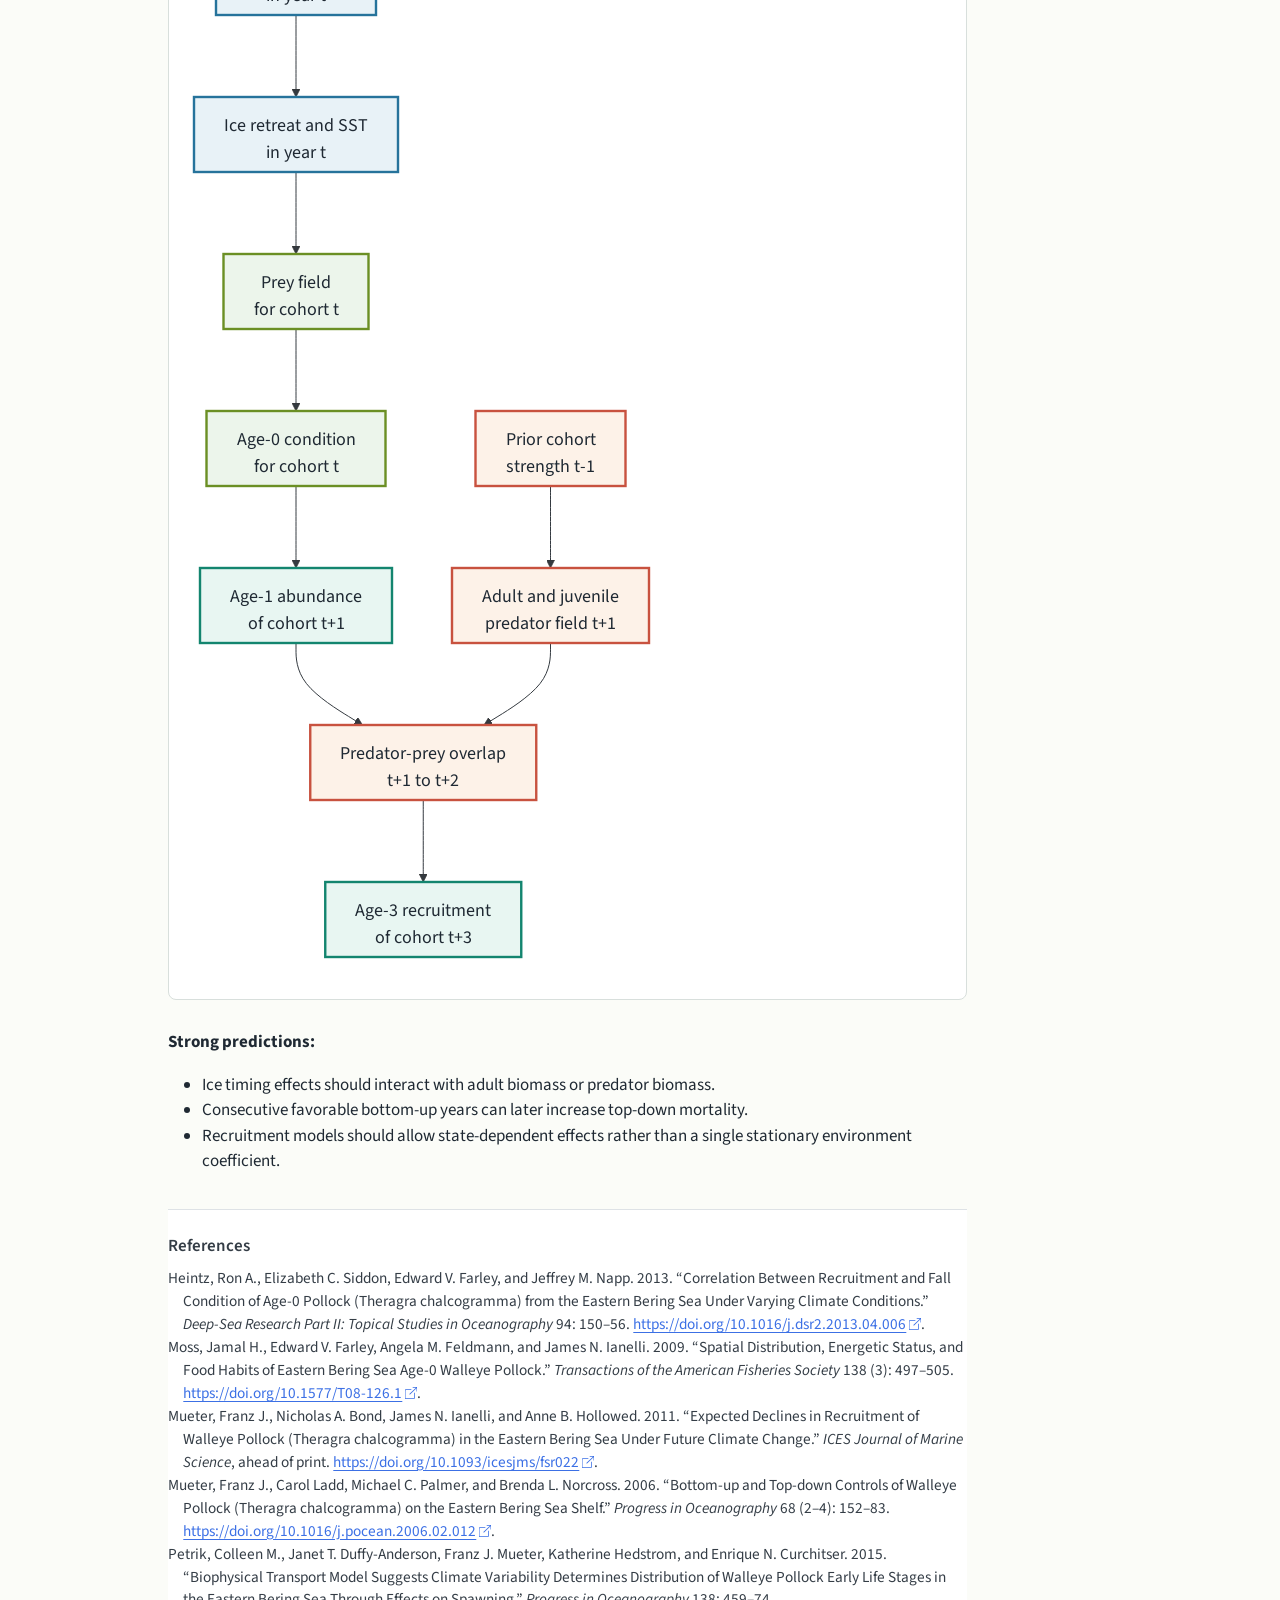
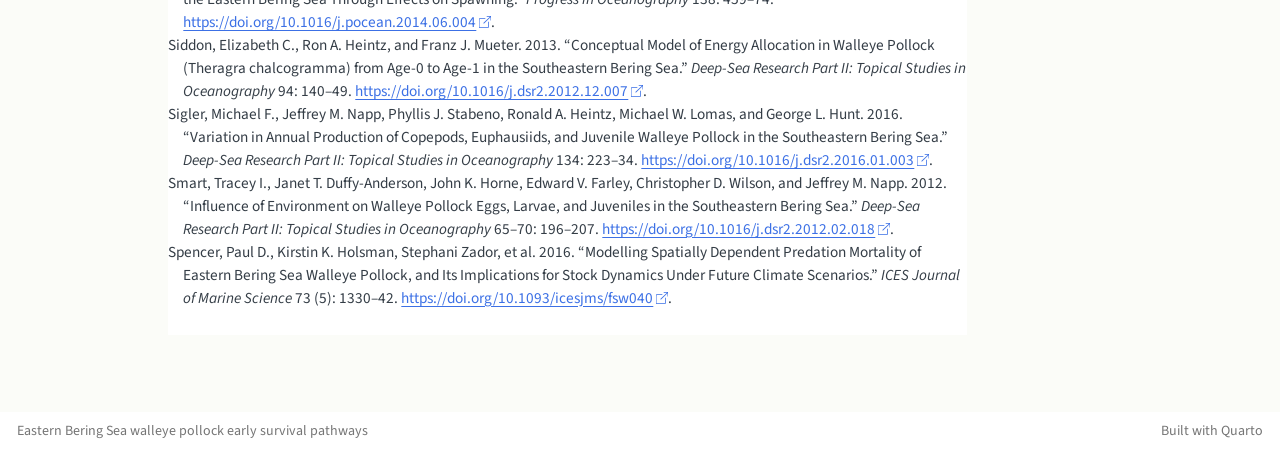
<file: docs/dags.html>
<!DOCTYPE html>
<html xmlns="http://www.w3.org/1999/xhtml" lang="en" xml:lang="en"><head>

<meta charset="utf-8">
<meta name="generator" content="quarto-1.9.37">

<meta name="viewport" content="width=device-width, initial-scale=1.0, user-scalable=yes">

<meta name="description" content="Directed acyclic graph alternatives for hypotheses affecting prerecruit survival.">

<title>DAG Alternatives – EBSWP Early Survival Pathways</title>
<style>
/* Default styles provided by pandoc.
** See https://pandoc.org/MANUAL.html#variables-for-html for config info.
*/
code{white-space: pre-wrap;}
span.smallcaps{font-variant: small-caps;}
div.columns{display: flex; gap: min(4vw, 1.5em);}
div.column{flex: auto; overflow-x: auto;}
div.hanging-indent{margin-left: 1.5em; text-indent: -1.5em;}
ul.task-list{list-style: none;}
ul.task-list li input[type="checkbox"] {
  width: 0.8em;
  margin: 0 0.8em 0.2em -1em; /* quarto-specific, see https://github.com/quarto-dev/quarto-cli/issues/4556 */ 
  vertical-align: middle;
}
/* CSS for citations */
div.csl-bib-body { }
div.csl-entry {
  clear: both;
}
.hanging-indent div.csl-entry {
  margin-left:2em;
  text-indent:-2em;
}
div.csl-left-margin {
  min-width:2em;
  float:left;
}
div.csl-right-inline {
  margin-left:2em;
  padding-left:1em;
}
div.csl-indent {
  margin-left: 2em;
}</style>


<script src="site_libs/quarto-nav/quarto-nav.js"></script>
<script src="site_libs/quarto-nav/headroom.min.js"></script>
<script src="site_libs/clipboard/clipboard.min.js"></script>
<script src="site_libs/quarto-search/autocomplete.umd.js"></script>
<script src="site_libs/quarto-search/fuse.min.js"></script>
<script src="site_libs/quarto-search/quarto-search.js"></script>
<meta name="quarto:offset" content="./">
<script src="site_libs/quarto-html/quarto.js" type="module"></script>
<script src="site_libs/quarto-html/tabsets/tabsets.js" type="module"></script>
<script src="site_libs/quarto-html/popper.min.js"></script>
<script src="site_libs/quarto-html/tippy.umd.min.js"></script>
<script src="site_libs/quarto-html/anchor.min.js"></script>
<link href="site_libs/quarto-html/tippy.css" rel="stylesheet">
<link href="site_libs/quarto-html/quarto-syntax-highlighting-7f8f88aac4f3542376d5c11b86a4c14d.css" rel="stylesheet" id="quarto-text-highlighting-styles">
<script src="site_libs/bootstrap/bootstrap.min.js"></script>
<link href="site_libs/bootstrap/bootstrap-icons.css" rel="stylesheet">
<link href="site_libs/bootstrap/bootstrap-158031087360bce0ff56dc785ce39e06.min.css" rel="stylesheet" append-hash="true" id="quarto-bootstrap" data-mode="light">
<script id="quarto-search-options" type="application/json">{
  "location": "navbar",
  "copy-button": false,
  "collapse-after": 3,
  "panel-placement": "end",
  "type": "overlay",
  "limit": 50,
  "keyboard-shortcut": [
    "f",
    "/",
    "s"
  ],
  "show-item-context": false,
  "language": {
    "search-no-results-text": "No results",
    "search-matching-documents-text": "matching documents",
    "search-copy-link-title": "Copy link to search",
    "search-hide-matches-text": "Hide additional matches",
    "search-more-match-text": "more match in this document",
    "search-more-matches-text": "more matches in this document",
    "search-clear-button-title": "Clear",
    "search-text-placeholder": "",
    "search-detached-cancel-button-title": "Cancel",
    "search-submit-button-title": "Submit",
    "search-label": "Search"
  }
}</script>
<style>html{ scroll-behavior: smooth; }</style>
<script src="site_libs/quarto-diagram/mermaid.min.js"></script>
<script src="site_libs/quarto-diagram/mermaid-init.js"></script>
<link href="site_libs/quarto-diagram/mermaid.css" rel="stylesheet">


<link rel="stylesheet" href="styles.css">
</head>

<body class="nav-fixed quarto-light">

<div id="quarto-search-results"></div>
  <header id="quarto-header" class="headroom fixed-top">
    <nav class="navbar navbar-expand-lg " data-bs-theme="dark">
      <div class="navbar-container container-fluid">
      <div class="navbar-brand-container mx-auto">
    <a class="navbar-brand" href="./index.html">
    <span class="navbar-title">EBSWP Early Survival Pathways</span>
    </a>
  </div>
            <div id="quarto-search" class="" title="Search"></div>
          <button class="navbar-toggler" type="button" data-bs-toggle="collapse" data-bs-target="#navbarCollapse" aria-controls="navbarCollapse" role="menu" aria-expanded="false" aria-label="Toggle navigation" onclick="if (window.quartoToggleHeadroom) { window.quartoToggleHeadroom(); }">
  <span class="navbar-toggler-icon"></span>
</button>
          <div class="collapse navbar-collapse" id="navbarCollapse">
            <ul class="navbar-nav navbar-nav-scroll me-auto">
  <li class="nav-item">
    <a class="nav-link" href="./index.html"> 
<span class="menu-text">Overview</span></a>
  </li>  
  <li class="nav-item">
    <a class="nav-link" href="./evidence.html"> 
<span class="menu-text">Evidence</span></a>
  </li>  
  <li class="nav-item">
    <a class="nav-link active" href="./dags.html" aria-current="page"> 
<span class="menu-text">DAGs</span></a>
  </li>  
  <li class="nav-item">
    <a class="nav-link" href="./pcmci.html"> 
<span class="menu-text">PCMCI+</span></a>
  </li>  
  <li class="nav-item">
    <a class="nav-link" href="./dsem.html"> 
<span class="menu-text">DSEM</span></a>
  </li>  
  <li class="nav-item">
    <a class="nav-link" href="./infographics.html"> 
<span class="menu-text">Infographics</span></a>
  </li>  
  <li class="nav-item">
    <a class="nav-link" href="./public-infographics.html"> 
<span class="menu-text">Public Infographics</span></a>
  </li>  
  <li class="nav-item">
    <a class="nav-link" href="./references.html"> 
<span class="menu-text">References</span></a>
  </li>  
</ul>
          </div> <!-- /navcollapse -->
            <div class="quarto-navbar-tools">
</div>
      </div> <!-- /container-fluid -->
    </nav>
</header>
<!-- content -->
<div id="quarto-content" class="quarto-container page-columns page-rows-contents page-layout-article page-navbar">
<!-- sidebar -->
<!-- margin-sidebar -->
    <div id="quarto-margin-sidebar" class="sidebar margin-sidebar">
        <nav id="TOC" role="doc-toc" class="toc-active">
    <h2 id="toc-title">On this page</h2>
   
  <ul>
  <li><a href="#data-availability-and-gaps-by-hypothesis" id="toc-data-availability-and-gaps-by-hypothesis" class="nav-link active" data-scroll-target="#data-availability-and-gaps-by-hypothesis">Data Availability And Gaps By Hypothesis</a></li>
  <li><a href="#dag-a-bottom-up-energy-storage" id="toc-dag-a-bottom-up-energy-storage" class="nav-link" data-scroll-target="#dag-a-bottom-up-energy-storage">DAG A: Bottom-Up Energy Storage</a></li>
  <li><a href="#dag-b-top-down-predation-and-spatial-overlap" id="toc-dag-b-top-down-predation-and-spatial-overlap" class="nav-link" data-scroll-target="#dag-b-top-down-predation-and-spatial-overlap">DAG B: Top-Down Predation And Spatial Overlap</a></li>
  <li><a href="#dag-c-transport-and-spawning-location-match-mismatch" id="toc-dag-c-transport-and-spawning-location-match-mismatch" class="nav-link" data-scroll-target="#dag-c-transport-and-spawning-location-match-mismatch">DAG C: Transport And Spawning-Location Match-Mismatch</a></li>
  <li><a href="#dag-d-time-indexed-switching-control" id="toc-dag-d-time-indexed-switching-control" class="nav-link" data-scroll-target="#dag-d-time-indexed-switching-control">DAG D: Time-Indexed Switching Control</a></li>
  </ul>
<div class="toc-actions"><ul><li><a href="https://github.com/afsc-assessments/ebswp_esp/edit/main/dags.qmd" class="toc-action"><i class="bi bi-github"></i>Edit this page</a></li><li><a href="https://github.com/afsc-assessments/ebswp_esp/blob/main/dags.qmd" class="toc-action"><i class="bi empty"></i>View source</a></li><li><a href="https://github.com/afsc-assessments/ebswp_esp/issues/new" class="toc-action"><i class="bi empty"></i>Report an issue</a></li></ul></div></nav>
    </div>
<!-- main -->
<main class="content" id="quarto-document-content">

<header id="title-block-header" class="quarto-title-block default">
<div class="quarto-title">
<h1 class="title">DAG Alternatives</h1>
</div>

<div>
  <div class="description">
    Directed acyclic graph alternatives for hypotheses affecting prerecruit survival.
  </div>
</div>


<div class="quarto-title-meta">

    
  
    
  </div>
  


</header>


<p>Each DAG is deliberately simpler than the integrated map. The purpose is to define testable alternatives, not to draw every plausible link.</p>
<section id="data-availability-and-gaps-by-hypothesis" class="level2">
<h2 class="anchored" data-anchor-id="data-availability-and-gaps-by-hypothesis">Data Availability And Gaps By Hypothesis</h2>
<p>The DAGs are useful only if each causal path can be tied to observable indicators. The table below separates data that are already available or routinely derivable from data that are partial, missing, or most needed for a recruitment model.</p>
<table class="caption-top table">
<colgroup>
<col style="width: 33%">
<col style="width: 33%">
<col style="width: 33%">
</colgroup>
<thead>
<tr class="header">
<th>Hypothesis</th>
<th>Available or routinely derivable data</th>
<th>Partial, missing, or needed data</th>
</tr>
</thead>
<tbody>
<tr class="odd">
<td><strong>A. Bottom-up energy storage</strong></td>
<td>Age-0 length, weight, energy density, percent lipid, and diet composition from BASIS and related sampling; ice retreat, SST, wind mixing, stratification, nutrient, and bloom indicators; copepod/euphausiid observations from zooplankton surveys and targeted studies <span class="citation" data-cites="heintz2013 moss2009 siddon2013 sigler2016">(<a href="#ref-heintz2013" role="doc-biblioref">Heintz et al. 2013</a>; <a href="#ref-moss2009" role="doc-biblioref">Moss et al. 2009</a>; <a href="#ref-siddon2013" role="doc-biblioref">Siddon et al. 2013</a>; <a href="#ref-sigler2016" role="doc-biblioref">Sigler et al. 2016</a>)</span>.</td>
<td>A consistent annual age-0 total-energy index across warm and cold regimes; spatially matched prey-energy fields at juvenile sampling locations; fall-to-winter condition change and overwinter prey availability. Highest-value product: cohort-year age-0 total energy and diet-lipid index aligned with age-1 and age-3 recruitment.</td>
</tr>
<tr class="even">
<td><strong>B. Top-down predation and spatial overlap</strong></td>
<td>Adult pollock biomass from assessments and surveys; predator abundance and distribution from shelf surveys; candidate overlap metrics; published predation and spatial-overlap models for adult pollock and arrowtooth flounder <span class="citation" data-cites="mueter2006 spencer2016">(<a href="#ref-mueter2006" role="doc-biblioref">Mueter et al. 2006</a>; <a href="#ref-spencer2016" role="doc-biblioref">Spencer et al. 2016</a>)</span>.</td>
<td>Annual juvenile age-1 and age-2 spatial distributions with uncertainty; year-specific predator diet, ration, and size-selective mortality estimates; separation of cannibalism from other predator mortality. Highest-value product: annual juvenile-predator overlap indices by predator group and juvenile age.</td>
</tr>
<tr class="odd">
<td><strong>C. Transport and spawning-location match-mismatch</strong></td>
<td>Egg/larval survey records, adult spawning distribution information, wind and circulation fields, temperature-dependent development rates, and biophysical transport model examples <span class="citation" data-cites="petrik2015 smart2012">(<a href="#ref-petrik2015" role="doc-biblioref">Petrik et al. 2015</a>; <a href="#ref-smart2012" role="doc-biblioref">Smart et al. 2012</a>)</span>.</td>
<td>Annual spawning-location products with uncertainty; coupled particle-tracking outputs for all candidate years; observed prey and predator fields collocated with modeled larval paths; direct estimates of early-stage mortality versus redistribution. Highest-value product: cohort-specific larval delivery index to prey-rich and predator-safe nursery habitat.</td>
</tr>
<tr class="even">
<td><strong>D. Time-indexed switching control</strong></td>
<td>Time series for recruitment, SSB, adult biomass, broad climate state, ice/SST, predator biomass, and some prey and juvenile indicators; published evidence that bottom-up and top-down controls interact <span class="citation" data-cites="mueter2006 mueter2011 sigler2016">(<a href="#ref-mueter2006" role="doc-biblioref">Mueter et al. 2006</a>, <a href="#ref-mueter2011" role="doc-biblioref">2011</a>; <a href="#ref-sigler2016" role="doc-biblioref">Sigler et al. 2016</a>)</span>.</td>
<td>Long, consistent time series for age-0 condition, age-1/age-2 survival, predator overlap, and prey production on the same cohort calendar; sufficient contrast across consecutive climate states; explicit uncertainty propagation across lagged links. Highest-value product: cohort table with synchronized annual covariates from spawning year through age 3.</td>
</tr>
</tbody>
</table>
<p>Across all alternatives, the largest gap is not a complete absence of observations. It is inconsistent annual coverage across the full cohort pathway: eggs and larvae, fall age-0 condition, overwinter survival to age 1, age-1 and age-2 spatial overlap with predators, and final age-3 recruitment are rarely observed as one linked cohort record.</p>
</section>
<section id="dag-a-bottom-up-energy-storage" class="level2">
<h2 class="anchored" data-anchor-id="dag-a-bottom-up-energy-storage">DAG A: Bottom-Up Energy Storage</h2>
<p><strong>Main claim:</strong> recruitment is set primarily by whether seasonal production creates lipid-rich prey and age-0 fish accumulate enough total energy before winter <span class="citation" data-cites="heintz2013 siddon2013 sigler2016">(<a href="#ref-heintz2013" role="doc-biblioref">Heintz et al. 2013</a>; <a href="#ref-siddon2013" role="doc-biblioref">Siddon et al. 2013</a>; <a href="#ref-sigler2016" role="doc-biblioref">Sigler et al. 2016</a>)</span>.</p>
<div class="dag-panel">
<div class="cell" data-layout-align="default">
<div class="cell-output-display">
<div>
<p></p><figure class="figure"><p></p>
<div>
<pre class="mermaid mermaid-js">%%{init: {"flowchart": {"htmlLabels": true, "nodeSpacing": 60, "rankSpacing": 80, "curve": "basis"}, "themeVariables": {"fontSize": "18px", "fontFamily": "Arial, sans-serif"}} }%%
flowchart TB
  ICE["Ice retreat&lt;br/&gt;timing"] --&gt; BLOOM["Bloom timing&lt;br/&gt;and location"]
  WIND["Summer storms&lt;br/&gt;and wind mixing"] --&gt; NUT["Surface nutrient&lt;br/&gt;flux"]
  NUT --&gt; PP["Summer primary&lt;br/&gt;production"]
  BLOOM --&gt; LZOO["Large copepods&lt;br/&gt;and euphausiids"]
  PP --&gt; LZOO
  LZOO --&gt; DIET["Age-0 diet&lt;br/&gt;lipid"]
  DIET --&gt; ED["Age-0 energy&lt;br/&gt;density"]
  GROW["Age-0 growth&lt;br/&gt;and size"] --&gt; TE["Age-0 total&lt;br/&gt;energy"]
  ED --&gt; TE
  TE --&gt; WINS["Winter survival&lt;br/&gt;to age 1"]
  WINS --&gt; A12["Age-1 and age-2&lt;br/&gt;abundance"]
  A12 --&gt; R3["Age-3&lt;br/&gt;recruitment"]

  classDef forcing fill:#e8f2f7,stroke:#26739b,stroke-width:2.4px,color:#1f2933;
  classDef production fill:#ecf5eb,stroke:#6b8f24,stroke-width:2.4px,color:#1f2933;
  classDef condition fill:#fff3df,stroke:#c68519,stroke-width:2.4px,color:#1f2933;
  classDef survival fill:#e8f6f2,stroke:#13856f,stroke-width:2.4px,color:#1f2933;
  class ICE,WIND,NUT forcing;
  class BLOOM,PP,LZOO,DIET production;
  class GROW,ED,TE condition;
  class WINS,A12,R3 survival;
</pre>
</div>
<p></p></figure><p></p>
</div>
</div>
</div>
</div>
<p><strong>Strong predictions:</strong></p>
<ul>
<li>Fall total energy should mediate most environment-recruitment relationships.</li>
<li>Cold years with low summer nutrient flux can fail despite favorable ice timing.</li>
<li>Age-0 diet lipid, Calanus/euphausiid biomass, and age-0 energy density should be leading indicators.</li>
</ul>
</section>
<section id="dag-b-top-down-predation-and-spatial-overlap" class="level2">
<h2 class="anchored" data-anchor-id="dag-b-top-down-predation-and-spatial-overlap">DAG B: Top-Down Predation And Spatial Overlap</h2>
<p><strong>Main claim:</strong> recruitment is set primarily by whether juveniles overlap spatially with adult pollock, arrowtooth flounder, and other predators during age-0 to age-2 <span class="citation" data-cites="mueter2006 spencer2016">(<a href="#ref-mueter2006" role="doc-biblioref">Mueter et al. 2006</a>; <a href="#ref-spencer2016" role="doc-biblioref">Spencer et al. 2016</a>)</span>.</p>
<div class="dag-panel">
<div class="cell" data-layout-align="default">
<div class="cell-output-display">
<div>
<p></p><figure class="figure"><p></p>
<div>
<pre class="mermaid mermaid-js">%%{init: {"flowchart": {"htmlLabels": true, "nodeSpacing": 58, "rankSpacing": 78, "curve": "basis"}, "themeVariables": {"fontSize": "18px", "fontFamily": "Arial, sans-serif"}} }%%
flowchart TB
  ADULT["Adult pollock&lt;br/&gt;biomass"] --&gt; CANN["Cannibalism&lt;br/&gt;pressure"]
  ARROW["Arrowtooth&lt;br/&gt;biomass"] --&gt; ATP["Arrowtooth predation&lt;br/&gt;pressure"]
  COLD["Cold pool&lt;br/&gt;extent"] --&gt; ATDIST["Arrowtooth&lt;br/&gt;distribution"]
  TEMP["Temperature"] --&gt; ATDIST
  TRAN["Larval transport&lt;br/&gt;and juvenile distribution"] --&gt; JLOC["Juvenile&lt;br/&gt;location"]
  SPAWN["Spawning&lt;br/&gt;location"] --&gt; JLOC
  ATDIST --&gt; OVER["Juvenile-predator&lt;br/&gt;overlap"]
  JLOC --&gt; OVER
  CANN --&gt; OVER
  ATP --&gt; MORT["Age-1 and age-2&lt;br/&gt;mortality"]
  OVER --&gt; MORT
  MORT --&gt; SURV["Survival&lt;br/&gt;to age 3"]
  SURV --&gt; R3["Age-3&lt;br/&gt;recruitment"]

  classDef predator fill:#fdf2e8,stroke:#c8523f,stroke-width:2.4px,color:#1f2933;
  classDef physical fill:#e8f2f7,stroke:#26739b,stroke-width:2.4px,color:#1f2933;
  classDef distribution fill:#ecf5eb,stroke:#6b8f24,stroke-width:2.4px,color:#1f2933;
  classDef survival fill:#e8f6f2,stroke:#13856f,stroke-width:2.4px,color:#1f2933;
  class ADULT,CANN,ARROW,ATP predator;
  class COLD,TEMP,TRAN,SPAWN physical;
  class ATDIST,JLOC,OVER distribution;
  class MORT,SURV,R3 survival;
</pre>
</div>
<p></p></figure><p></p>
</div>
</div>
</div>
</div>
<p><strong>Strong predictions:</strong></p>
<ul>
<li>Adult/juvenile overlap and arrowtooth overlap should improve predictions after accounting for age-0 condition.</li>
<li>Warm years can increase risk if predators move into juvenile pollock habitat.</li>
<li>Spatial metrics should outperform basin-average temperature when predation is the active filter.</li>
</ul>
</section>
<section id="dag-c-transport-and-spawning-location-match-mismatch" class="level2">
<h2 class="anchored" data-anchor-id="dag-c-transport-and-spawning-location-match-mismatch">DAG C: Transport And Spawning-Location Match-Mismatch</h2>
<p><strong>Main claim:</strong> early distribution, set by adult spawning location and transport, controls whether larvae and juveniles encounter prey, nursery habitat, and predators <span class="citation" data-cites="petrik2015 smart2012">(<a href="#ref-petrik2015" role="doc-biblioref">Petrik et al. 2015</a>; <a href="#ref-smart2012" role="doc-biblioref">Smart et al. 2012</a>)</span>.</p>
<div class="dag-panel">
<div class="cell" data-layout-align="default">
<div class="cell-output-display">
<div>
<p></p><figure class="figure"><p></p>
<div>
<pre class="mermaid mermaid-js">%%{init: {"flowchart": {"htmlLabels": true, "nodeSpacing": 58, "rankSpacing": 78, "curve": "basis"}, "themeVariables": {"fontSize": "18px", "fontFamily": "Arial, sans-serif"}} }%%
flowchart TB
  TEMP["Temperature"] --&gt; SPAT["Spawning&lt;br/&gt;time"]
  TEMP --&gt; SPAL["Spawning&lt;br/&gt;location"]
  WIND["Wind&lt;br/&gt;forcing"] --&gt; CURR["Cross-shelf and&lt;br/&gt;along-shelf transport"]
  SPAT --&gt; INIT["Initial egg&lt;br/&gt;distribution"]
  SPAL --&gt; INIT
  INIT --&gt; ELD["Egg-larval&lt;br/&gt;distribution"]
  CURR --&gt; ELD
  ELD --&gt; PREY["Spatial match&lt;br/&gt;with copepod prey"]
  ELD --&gt; SAFE["Spatial separation&lt;br/&gt;from adult predators"]
  PREY --&gt; LGROW["Larval&lt;br/&gt;growth"]
  SAFE --&gt; LMORT["Lower larval and&lt;br/&gt;juvenile mortality"]
  LGROW --&gt; A0["Age-0 abundance&lt;br/&gt;and size"]
  LMORT --&gt; A0
  A0 --&gt; R3["Age-3&lt;br/&gt;recruitment"]

  classDef physical fill:#e8f2f7,stroke:#26739b,stroke-width:2.4px,color:#1f2933;
  classDef distribution fill:#ecf5eb,stroke:#6b8f24,stroke-width:2.4px,color:#1f2933;
  classDef match fill:#fff3df,stroke:#c68519,stroke-width:2.4px,color:#1f2933;
  classDef survival fill:#e8f6f2,stroke:#13856f,stroke-width:2.4px,color:#1f2933;
  class TEMP,WIND,CURR,SPAT,SPAL physical;
  class INIT,ELD distribution;
  class PREY,SAFE,LGROW,LMORT match;
  class A0,R3 survival;
</pre>
</div>
<p></p></figure><p></p>
</div>
</div>
</div>
</div>
<p><strong>Strong predictions:</strong></p>
<ul>
<li>Particle tracking plus observed spawning distributions should explain more than advection alone.</li>
<li>Warm/cold distribution shifts should predict prey match and predator overlap.</li>
<li>Recruitment effects should be strongest before or around age 0, unless juvenile redistribution later overwrites the early pattern.</li>
</ul>
</section>
<section id="dag-d-time-indexed-switching-control" class="level2">
<h2 class="anchored" data-anchor-id="dag-d-time-indexed-switching-control">DAG D: Time-Indexed Switching Control</h2>
<p><strong>Main claim:</strong> climate state changes which control dominates. Bottom-up control dominates when prey limits juvenile condition; top-down control becomes stronger after productive years increase predator or adult pollock biomass <span class="citation" data-cites="mueter2006 sigler2016">(<a href="#ref-mueter2006" role="doc-biblioref">Mueter et al. 2006</a>; <a href="#ref-sigler2016" role="doc-biblioref">Sigler et al. 2016</a>)</span>.</p>
<div class="dag-panel">
<div class="cell" data-layout-align="default">
<div class="cell-output-display">
<div>
<p></p><figure class="figure"><p></p>
<div>
<pre class="mermaid mermaid-js">%%{init: {"flowchart": {"htmlLabels": true, "nodeSpacing": 60, "rankSpacing": 82, "curve": "basis"}, "themeVariables": {"fontSize": "18px", "fontFamily": "Arial, sans-serif"}} }%%
flowchart TB
  CLIM["Climate state&lt;br/&gt;in year t"] --&gt; ICE["Ice retreat and SST&lt;br/&gt;in year t"]
  ICE --&gt; PREY["Prey field&lt;br/&gt;for cohort t"]
  PREY --&gt; COND["Age-0 condition&lt;br/&gt;for cohort t"]
  COND --&gt; AGE1["Age-1 abundance&lt;br/&gt;of cohort t+1"]
  PCOHORT["Prior cohort&lt;br/&gt;strength t-1"] --&gt; PREDAD["Adult and juvenile&lt;br/&gt;predator field t+1"]
  AGE1 --&gt; OVER["Predator-prey overlap&lt;br/&gt;t+1 to t+2"]
  PREDAD --&gt; OVER
  OVER --&gt; AGE3["Age-3 recruitment&lt;br/&gt;of cohort t+3"]

  classDef climate fill:#e8f2f7,stroke:#26739b,stroke-width:2.4px,color:#1f2933;
  classDef bottomup fill:#ecf5eb,stroke:#6b8f24,stroke-width:2.4px,color:#1f2933;
  classDef topdown fill:#fdf2e8,stroke:#c8523f,stroke-width:2.4px,color:#1f2933;
  classDef survival fill:#e8f6f2,stroke:#13856f,stroke-width:2.4px,color:#1f2933;
  class CLIM,ICE climate;
  class PREY,COND bottomup;
  class PCOHORT,PREDAD,OVER topdown;
  class AGE1,AGE3 survival;
</pre>
</div>
<p></p></figure><p></p>
</div>
</div>
</div>
</div>
<p><strong>Strong predictions:</strong></p>
<ul>
<li>Ice timing effects should interact with adult biomass or predator biomass.</li>
<li>Consecutive favorable bottom-up years can later increase top-down mortality.</li>
<li>Recruitment models should allow state-dependent effects rather than a single stationary environment coefficient.</li>
</ul>



</section>

<div id="quarto-appendix" class="default"><section class="quarto-appendix-contents" role="doc-bibliography" id="quarto-bibliography"><h2 class="anchored quarto-appendix-heading">References</h2><div id="refs" class="references csl-bib-body hanging-indent" role="list">
<div id="ref-heintz2013" class="csl-entry" role="listitem">
Heintz, Ron A., Elizabeth C. Siddon, Edward V. Farley, and Jeffrey M. Napp. 2013. <span>“Correlation Between Recruitment and Fall Condition of Age-0 Pollock (<span class="nocase">Theragra chalcogramma</span>) from the Eastern Bering Sea Under Varying Climate Conditions.”</span> <em>Deep-Sea Research Part II: Topical Studies in Oceanography</em> 94: 150–56. <a href="https://doi.org/10.1016/j.dsr2.2013.04.006">https://doi.org/10.1016/j.dsr2.2013.04.006</a>.
</div>
<div id="ref-moss2009" class="csl-entry" role="listitem">
Moss, Jamal H., Edward V. Farley, Angela M. Feldmann, and James N. Ianelli. 2009. <span>“Spatial Distribution, Energetic Status, and Food Habits of Eastern Bering Sea Age-0 Walleye Pollock.”</span> <em>Transactions of the American Fisheries Society</em> 138 (3): 497–505. <a href="https://doi.org/10.1577/T08-126.1">https://doi.org/10.1577/T08-126.1</a>.
</div>
<div id="ref-mueter2011" class="csl-entry" role="listitem">
Mueter, Franz J., Nicholas A. Bond, James N. Ianelli, and Anne B. Hollowed. 2011. <span>“Expected Declines in Recruitment of Walleye Pollock (<span class="nocase">Theragra chalcogramma</span>) in the Eastern Bering Sea Under Future Climate Change.”</span> <em>ICES Journal of Marine Science</em>, ahead of print. <a href="https://doi.org/10.1093/icesjms/fsr022">https://doi.org/10.1093/icesjms/fsr022</a>.
</div>
<div id="ref-mueter2006" class="csl-entry" role="listitem">
Mueter, Franz J., Carol Ladd, Michael C. Palmer, and Brenda L. Norcross. 2006. <span>“Bottom-up and Top-down Controls of Walleye Pollock (<span class="nocase">Theragra chalcogramma</span>) on the Eastern Bering Sea Shelf.”</span> <em>Progress in Oceanography</em> 68 (2–4): 152–83. <a href="https://doi.org/10.1016/j.pocean.2006.02.012">https://doi.org/10.1016/j.pocean.2006.02.012</a>.
</div>
<div id="ref-petrik2015" class="csl-entry" role="listitem">
Petrik, Colleen M., Janet T. Duffy-Anderson, Franz J. Mueter, Katherine Hedstrom, and Enrique N. Curchitser. 2015. <span>“Biophysical Transport Model Suggests Climate Variability Determines Distribution of Walleye Pollock Early Life Stages in the Eastern Bering Sea Through Effects on Spawning.”</span> <em>Progress in Oceanography</em> 138: 459–74. <a href="https://doi.org/10.1016/j.pocean.2014.06.004">https://doi.org/10.1016/j.pocean.2014.06.004</a>.
</div>
<div id="ref-siddon2013" class="csl-entry" role="listitem">
Siddon, Elizabeth C., Ron A. Heintz, and Franz J. Mueter. 2013. <span>“Conceptual Model of Energy Allocation in Walleye Pollock (<span class="nocase">Theragra chalcogramma</span>) from Age-0 to Age-1 in the Southeastern Bering Sea.”</span> <em>Deep-Sea Research Part II: Topical Studies in Oceanography</em> 94: 140–49. <a href="https://doi.org/10.1016/j.dsr2.2012.12.007">https://doi.org/10.1016/j.dsr2.2012.12.007</a>.
</div>
<div id="ref-sigler2016" class="csl-entry" role="listitem">
Sigler, Michael F., Jeffrey M. Napp, Phyllis J. Stabeno, Ronald A. Heintz, Michael W. Lomas, and George L. Hunt. 2016. <span>“Variation in Annual Production of Copepods, Euphausiids, and Juvenile Walleye Pollock in the Southeastern Bering Sea.”</span> <em>Deep-Sea Research Part II: Topical Studies in Oceanography</em> 134: 223–34. <a href="https://doi.org/10.1016/j.dsr2.2016.01.003">https://doi.org/10.1016/j.dsr2.2016.01.003</a>.
</div>
<div id="ref-smart2012" class="csl-entry" role="listitem">
Smart, Tracey I., Janet T. Duffy-Anderson, John K. Horne, Edward V. Farley, Christopher D. Wilson, and Jeffrey M. Napp. 2012. <span>“Influence of Environment on Walleye Pollock Eggs, Larvae, and Juveniles in the Southeastern Bering Sea.”</span> <em>Deep-Sea Research Part II: Topical Studies in Oceanography</em> 65–70: 196–207. <a href="https://doi.org/10.1016/j.dsr2.2012.02.018">https://doi.org/10.1016/j.dsr2.2012.02.018</a>.
</div>
<div id="ref-spencer2016" class="csl-entry" role="listitem">
Spencer, Paul D., Kirstin K. Holsman, Stephani Zador, et al. 2016. <span>“Modelling Spatially Dependent Predation Mortality of Eastern Bering Sea Walleye Pollock, and Its Implications for Stock Dynamics Under Future Climate Scenarios.”</span> <em>ICES Journal of Marine Science</em> 73 (5): 1330–42. <a href="https://doi.org/10.1093/icesjms/fsw040">https://doi.org/10.1093/icesjms/fsw040</a>.
</div>
</div></section></div></main> <!-- /main -->
<script id="quarto-html-after-body" type="application/javascript">
  window.document.addEventListener("DOMContentLoaded", function (event) {
    const icon = "";
    const anchorJS = new window.AnchorJS();
    anchorJS.options = {
      placement: 'right',
      icon: icon
    };
    anchorJS.add('.anchored');
    const isCodeAnnotation = (el) => {
      for (const clz of el.classList) {
        if (clz.startsWith('code-annotation-')) {                     
          return true;
        }
      }
      return false;
    }
    const onCopySuccess = function(e) {
      // button target
      const button = e.trigger;
      // don't keep focus
      button.blur();
      // flash "checked"
      button.classList.add('code-copy-button-checked');
      var currentTitle = button.getAttribute("title");
      button.setAttribute("title", "Copied!");
      let tooltip;
      if (window.bootstrap) {
        button.setAttribute("data-bs-toggle", "tooltip");
        button.setAttribute("data-bs-placement", "left");
        button.setAttribute("data-bs-title", "Copied!");
        tooltip = new bootstrap.Tooltip(button, 
          { trigger: "manual", 
            customClass: "code-copy-button-tooltip",
            offset: [0, -8]});
        tooltip.show();    
      }
      setTimeout(function() {
        if (tooltip) {
          tooltip.hide();
          button.removeAttribute("data-bs-title");
          button.removeAttribute("data-bs-toggle");
          button.removeAttribute("data-bs-placement");
        }
        button.setAttribute("title", currentTitle);
        button.classList.remove('code-copy-button-checked');
      }, 1000);
      // clear code selection
      e.clearSelection();
    }
    const getTextToCopy = function(trigger) {
      const outerScaffold = trigger.parentElement.cloneNode(true);
      const codeEl = outerScaffold.querySelector('code');
      for (const childEl of codeEl.children) {
        if (isCodeAnnotation(childEl)) {
          childEl.remove();
        }
      }
      return codeEl.innerText;
    }
    const clipboard = new window.ClipboardJS('.code-copy-button:not([data-in-quarto-modal])', {
      text: getTextToCopy
    });
    clipboard.on('success', onCopySuccess);
    if (window.document.getElementById('quarto-embedded-source-code-modal')) {
      const clipboardModal = new window.ClipboardJS('.code-copy-button[data-in-quarto-modal]', {
        text: getTextToCopy,
        container: window.document.getElementById('quarto-embedded-source-code-modal')
      });
      clipboardModal.on('success', onCopySuccess);
    }
      var localhostRegex = new RegExp(/^(?:http|https):\/\/localhost\:?[0-9]*\//);
      var mailtoRegex = new RegExp(/^mailto:/);
        var filterRegex = new RegExp("https:\/\/afsc-assessments\.github\.io\/ebswp_esp\/");
      var isInternal = (href) => {
          return filterRegex.test(href) || localhostRegex.test(href) || mailtoRegex.test(href);
      }
      // Inspect non-navigation links and adorn them if external
     var links = window.document.querySelectorAll('a[href]:not(.nav-link):not(.navbar-brand):not(.toc-action):not(.sidebar-link):not(.sidebar-item-toggle):not(.pagination-link):not(.no-external):not([aria-hidden]):not(.dropdown-item):not(.quarto-navigation-tool):not(.about-link)');
      for (var i=0; i<links.length; i++) {
        const link = links[i];
        if (!isInternal(link.href)) {
          // undo the damage that might have been done by quarto-nav.js in the case of
          // links that we want to consider external
          if (link.dataset.originalHref !== undefined) {
            link.href = link.dataset.originalHref;
          }
            // target, if specified
            link.setAttribute("target", "_blank");
            if (link.getAttribute("rel") === null) {
              link.setAttribute("rel", "noopener");
            }
            // default icon
            link.classList.add("external");
        }
      }
    function tippyHover(el, contentFn, onTriggerFn, onUntriggerFn) {
      const config = {
        allowHTML: true,
        maxWidth: 500,
        delay: 100,
        arrow: false,
        appendTo: function(el) {
            return el.parentElement;
        },
        interactive: true,
        interactiveBorder: 10,
        theme: 'quarto',
        placement: 'bottom-start',
      };
      if (contentFn) {
        config.content = contentFn;
      }
      if (onTriggerFn) {
        config.onTrigger = onTriggerFn;
      }
      if (onUntriggerFn) {
        config.onUntrigger = onUntriggerFn;
      }
      window.tippy(el, config); 
    }
    const noterefs = window.document.querySelectorAll('a[role="doc-noteref"]');
    for (var i=0; i<noterefs.length; i++) {
      const ref = noterefs[i];
      tippyHover(ref, function() {
        // use id or data attribute instead here
        let href = ref.getAttribute('data-footnote-href') || ref.getAttribute('href');
        try { href = new URL(href).hash; } catch {}
        const id = href.replace(/^#\/?/, "");
        const note = window.document.getElementById(id);
        if (note) {
          return note.innerHTML;
        } else {
          return "";
        }
      });
    }
    const xrefs = window.document.querySelectorAll('a.quarto-xref');
    const processXRef = (id, note) => {
      // Strip column container classes
      const stripColumnClz = (el) => {
        el.classList.remove("page-full", "page-columns");
        if (el.children) {
          for (const child of el.children) {
            stripColumnClz(child);
          }
        }
      }
      stripColumnClz(note)
      if (id === null || id.startsWith('sec-')) {
        // Special case sections, only their first couple elements
        const container = document.createElement("div");
        if (note.children && note.children.length > 2) {
          container.appendChild(note.children[0].cloneNode(true));
          for (let i = 1; i < note.children.length; i++) {
            const child = note.children[i];
            if (child.tagName === "P" && child.innerText === "") {
              continue;
            } else {
              container.appendChild(child.cloneNode(true));
              break;
            }
          }
          if (window.Quarto?.typesetMath) {
            window.Quarto.typesetMath(container);
          }
          return container.innerHTML
        } else {
          if (window.Quarto?.typesetMath) {
            window.Quarto.typesetMath(note);
          }
          return note.innerHTML;
        }
      } else {
        // Remove any anchor links if they are present
        const anchorLink = note.querySelector('a.anchorjs-link');
        if (anchorLink) {
          anchorLink.remove();
        }
        if (window.Quarto?.typesetMath) {
          window.Quarto.typesetMath(note);
        }
        if (note.classList.contains("callout")) {
          return note.outerHTML;
        } else {
          return note.innerHTML;
        }
      }
    }
    for (var i=0; i<xrefs.length; i++) {
      const xref = xrefs[i];
      tippyHover(xref, undefined, function(instance) {
        instance.disable();
        let url = xref.getAttribute('href');
        let hash = undefined; 
        if (url.startsWith('#')) {
          hash = url;
        } else {
          try { hash = new URL(url).hash; } catch {}
        }
        if (hash) {
          const id = hash.replace(/^#\/?/, "");
          const note = window.document.getElementById(id);
          if (note !== null) {
            try {
              const html = processXRef(id, note.cloneNode(true));
              instance.setContent(html);
            } finally {
              instance.enable();
              instance.show();
            }
          } else {
            // See if we can fetch this
            fetch(url.split('#')[0])
            .then(res => res.text())
            .then(html => {
              const parser = new DOMParser();
              const htmlDoc = parser.parseFromString(html, "text/html");
              const note = htmlDoc.getElementById(id);
              if (note !== null) {
                const html = processXRef(id, note);
                instance.setContent(html);
              } 
            }).finally(() => {
              instance.enable();
              instance.show();
            });
          }
        } else {
          // See if we can fetch a full url (with no hash to target)
          // This is a special case and we should probably do some content thinning / targeting
          fetch(url)
          .then(res => res.text())
          .then(html => {
            const parser = new DOMParser();
            const htmlDoc = parser.parseFromString(html, "text/html");
            const note = htmlDoc.querySelector('main.content');
            if (note !== null) {
              // This should only happen for chapter cross references
              // (since there is no id in the URL)
              // remove the first header
              if (note.children.length > 0 && note.children[0].tagName === "HEADER") {
                note.children[0].remove();
              }
              const html = processXRef(null, note);
              instance.setContent(html);
            } 
          }).finally(() => {
            instance.enable();
            instance.show();
          });
        }
      }, function(instance) {
      });
    }
        let selectedAnnoteEl;
        const selectorForAnnotation = ( cell, annotation) => {
          let cellAttr = 'data-code-cell="' + cell + '"';
          let lineAttr = 'data-code-annotation="' +  annotation + '"';
          const selector = 'span[' + cellAttr + '][' + lineAttr + ']';
          return selector;
        }
        const selectCodeLines = (annoteEl) => {
          const doc = window.document;
          const targetCell = annoteEl.getAttribute("data-target-cell");
          const targetAnnotation = annoteEl.getAttribute("data-target-annotation");
          const annoteSpan = window.document.querySelector(selectorForAnnotation(targetCell, targetAnnotation));
          const lines = annoteSpan.getAttribute("data-code-lines").split(",");
          const lineIds = lines.map((line) => {
            return targetCell + "-" + line;
          })
          let top = null;
          let height = null;
          let parent = null;
          if (lineIds.length > 0) {
              //compute the position of the single el (top and bottom and make a div)
              const el = window.document.getElementById(lineIds[0]);
              top = el.offsetTop;
              height = el.offsetHeight;
              parent = el.parentElement.parentElement;
            if (lineIds.length > 1) {
              const lastEl = window.document.getElementById(lineIds[lineIds.length - 1]);
              const bottom = lastEl.offsetTop + lastEl.offsetHeight;
              height = bottom - top;
            }
            if (top !== null && height !== null && parent !== null) {
              // cook up a div (if necessary) and position it 
              let div = window.document.getElementById("code-annotation-line-highlight");
              if (div === null) {
                div = window.document.createElement("div");
                div.setAttribute("id", "code-annotation-line-highlight");
                div.style.position = 'absolute';
                parent.appendChild(div);
              }
              div.style.top = top - 2 + "px";
              div.style.height = height + 4 + "px";
              div.style.left = 0;
              let gutterDiv = window.document.getElementById("code-annotation-line-highlight-gutter");
              if (gutterDiv === null) {
                gutterDiv = window.document.createElement("div");
                gutterDiv.setAttribute("id", "code-annotation-line-highlight-gutter");
                gutterDiv.style.position = 'absolute';
                const codeCell = window.document.getElementById(targetCell);
                const gutter = codeCell.querySelector('.code-annotation-gutter');
                gutter.appendChild(gutterDiv);
              }
              gutterDiv.style.top = top - 2 + "px";
              gutterDiv.style.height = height + 4 + "px";
            }
            selectedAnnoteEl = annoteEl;
          }
        };
        const unselectCodeLines = () => {
          const elementsIds = ["code-annotation-line-highlight", "code-annotation-line-highlight-gutter"];
          elementsIds.forEach((elId) => {
            const div = window.document.getElementById(elId);
            if (div) {
              div.remove();
            }
          });
          selectedAnnoteEl = undefined;
        };
          // Handle positioning of the toggle
      window.addEventListener(
        "resize",
        throttle(() => {
          elRect = undefined;
          if (selectedAnnoteEl) {
            selectCodeLines(selectedAnnoteEl);
          }
        }, 10)
      );
      function throttle(fn, ms) {
      let throttle = false;
      let timer;
        return (...args) => {
          if(!throttle) { // first call gets through
              fn.apply(this, args);
              throttle = true;
          } else { // all the others get throttled
              if(timer) clearTimeout(timer); // cancel #2
              timer = setTimeout(() => {
                fn.apply(this, args);
                timer = throttle = false;
              }, ms);
          }
        };
      }
        // Attach click handler to the DT
        const annoteDls = window.document.querySelectorAll('dt[data-target-cell]');
        for (const annoteDlNode of annoteDls) {
          annoteDlNode.addEventListener('click', (event) => {
            const clickedEl = event.target;
            if (clickedEl !== selectedAnnoteEl) {
              unselectCodeLines();
              const activeEl = window.document.querySelector('dt[data-target-cell].code-annotation-active');
              if (activeEl) {
                activeEl.classList.remove('code-annotation-active');
              }
              selectCodeLines(clickedEl);
              clickedEl.classList.add('code-annotation-active');
            } else {
              // Unselect the line
              unselectCodeLines();
              clickedEl.classList.remove('code-annotation-active');
            }
          });
        }
    const findCites = (el) => {
      const parentEl = el.parentElement;
      if (parentEl) {
        const cites = parentEl.dataset.cites;
        if (cites) {
          return {
            el,
            cites: cites.split(' ')
          };
        } else {
          return findCites(el.parentElement)
        }
      } else {
        return undefined;
      }
    };
    var bibliorefs = window.document.querySelectorAll('a[role="doc-biblioref"]');
    for (var i=0; i<bibliorefs.length; i++) {
      const ref = bibliorefs[i];
      const citeInfo = findCites(ref);
      if (citeInfo) {
        tippyHover(citeInfo.el, function() {
          var popup = window.document.createElement('div');
          citeInfo.cites.forEach(function(cite) {
            var citeDiv = window.document.createElement('div');
            citeDiv.classList.add('hanging-indent');
            citeDiv.classList.add('csl-entry');
            var biblioDiv = window.document.getElementById('ref-' + cite);
            if (biblioDiv) {
              citeDiv.innerHTML = biblioDiv.innerHTML;
            }
            popup.appendChild(citeDiv);
          });
          return popup.innerHTML;
        });
      }
    }
  });
  </script>
</div> <!-- /content -->
<footer class="footer">
  <div class="nav-footer">
    <div class="nav-footer-left">
<p>Eastern Bering Sea walleye pollock early survival pathways</p>
</div>   
    <div class="nav-footer-center">
      &nbsp;
    <div class="toc-actions d-sm-block d-md-none"><ul><li><a href="https://github.com/afsc-assessments/ebswp_esp/edit/main/dags.qmd" class="toc-action"><i class="bi bi-github"></i>Edit this page</a></li><li><a href="https://github.com/afsc-assessments/ebswp_esp/blob/main/dags.qmd" class="toc-action"><i class="bi empty"></i>View source</a></li><li><a href="https://github.com/afsc-assessments/ebswp_esp/issues/new" class="toc-action"><i class="bi empty"></i>Report an issue</a></li></ul></div></div>
    <div class="nav-footer-right">
<p>Built with Quarto</p>
</div>
  </div>
</footer>




<script src="site_libs/quarto-html/zenscroll-min.js"></script>
</body></html>
</file>
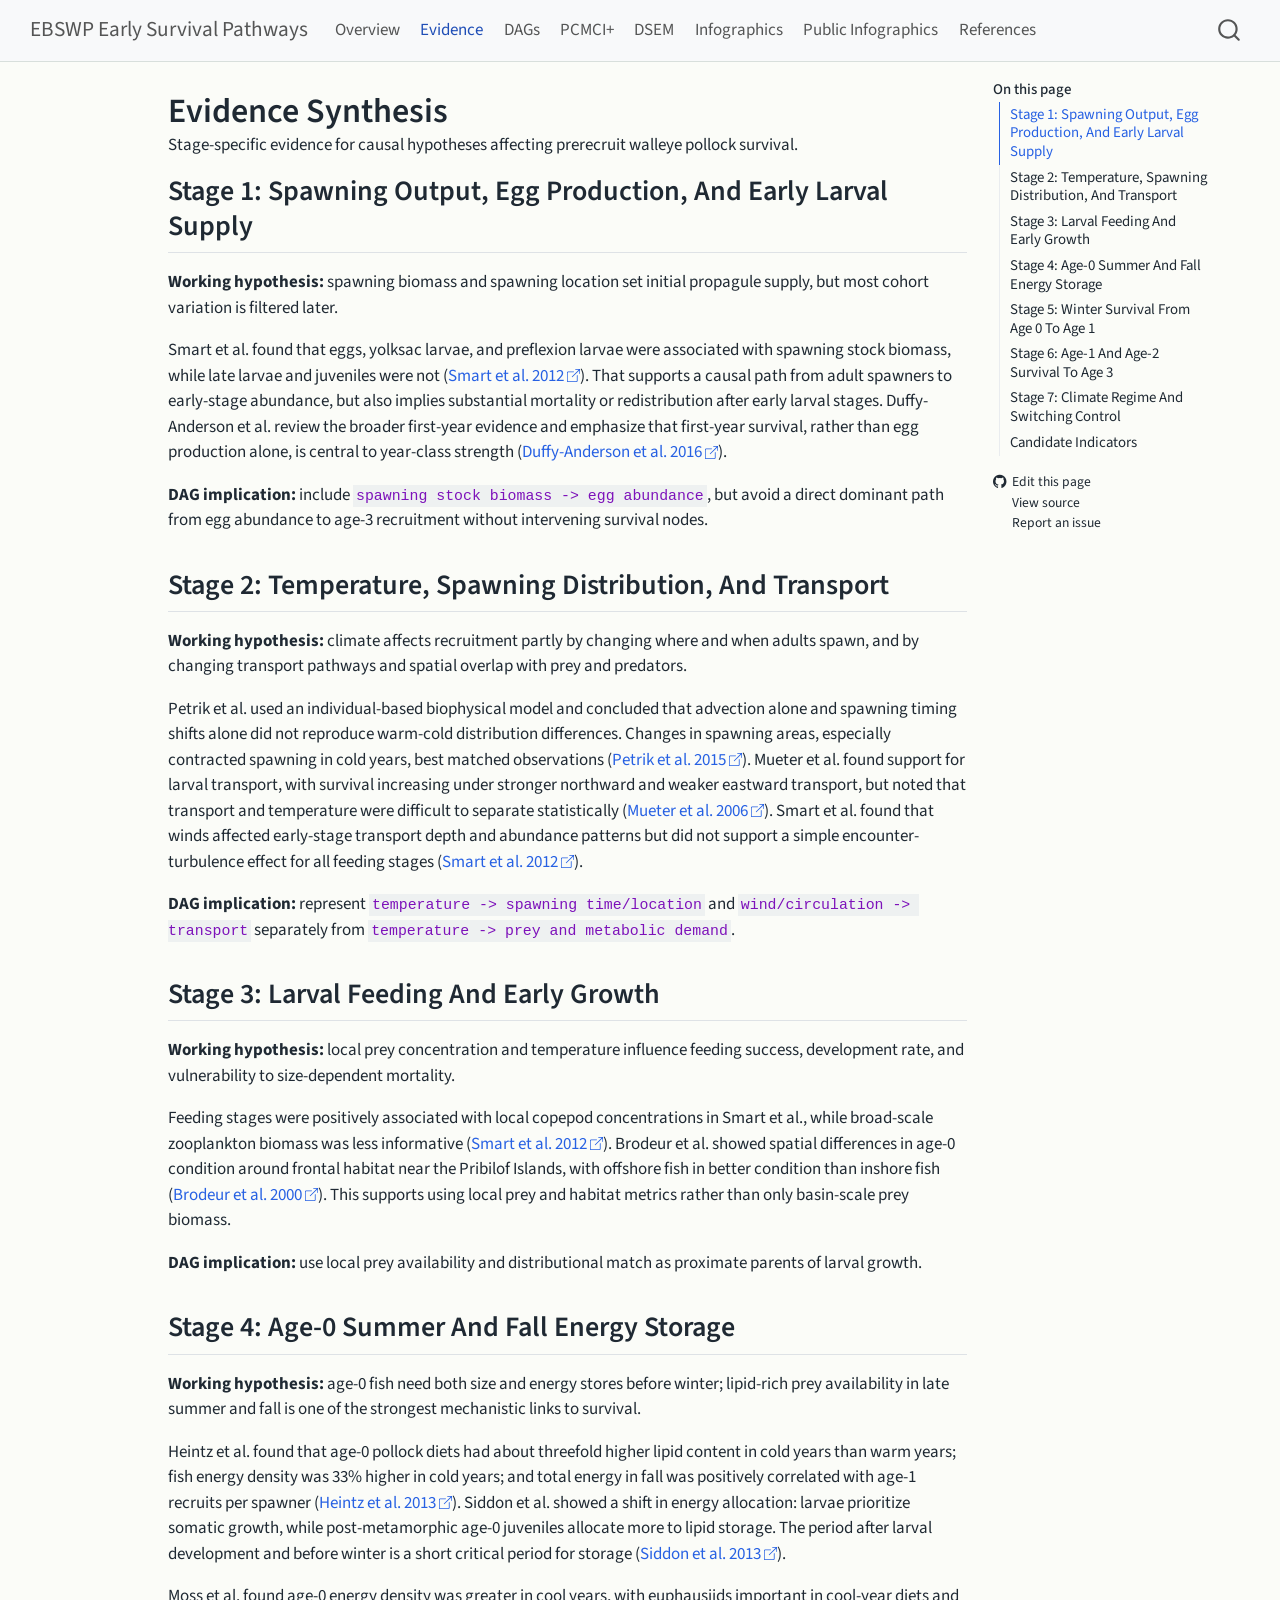
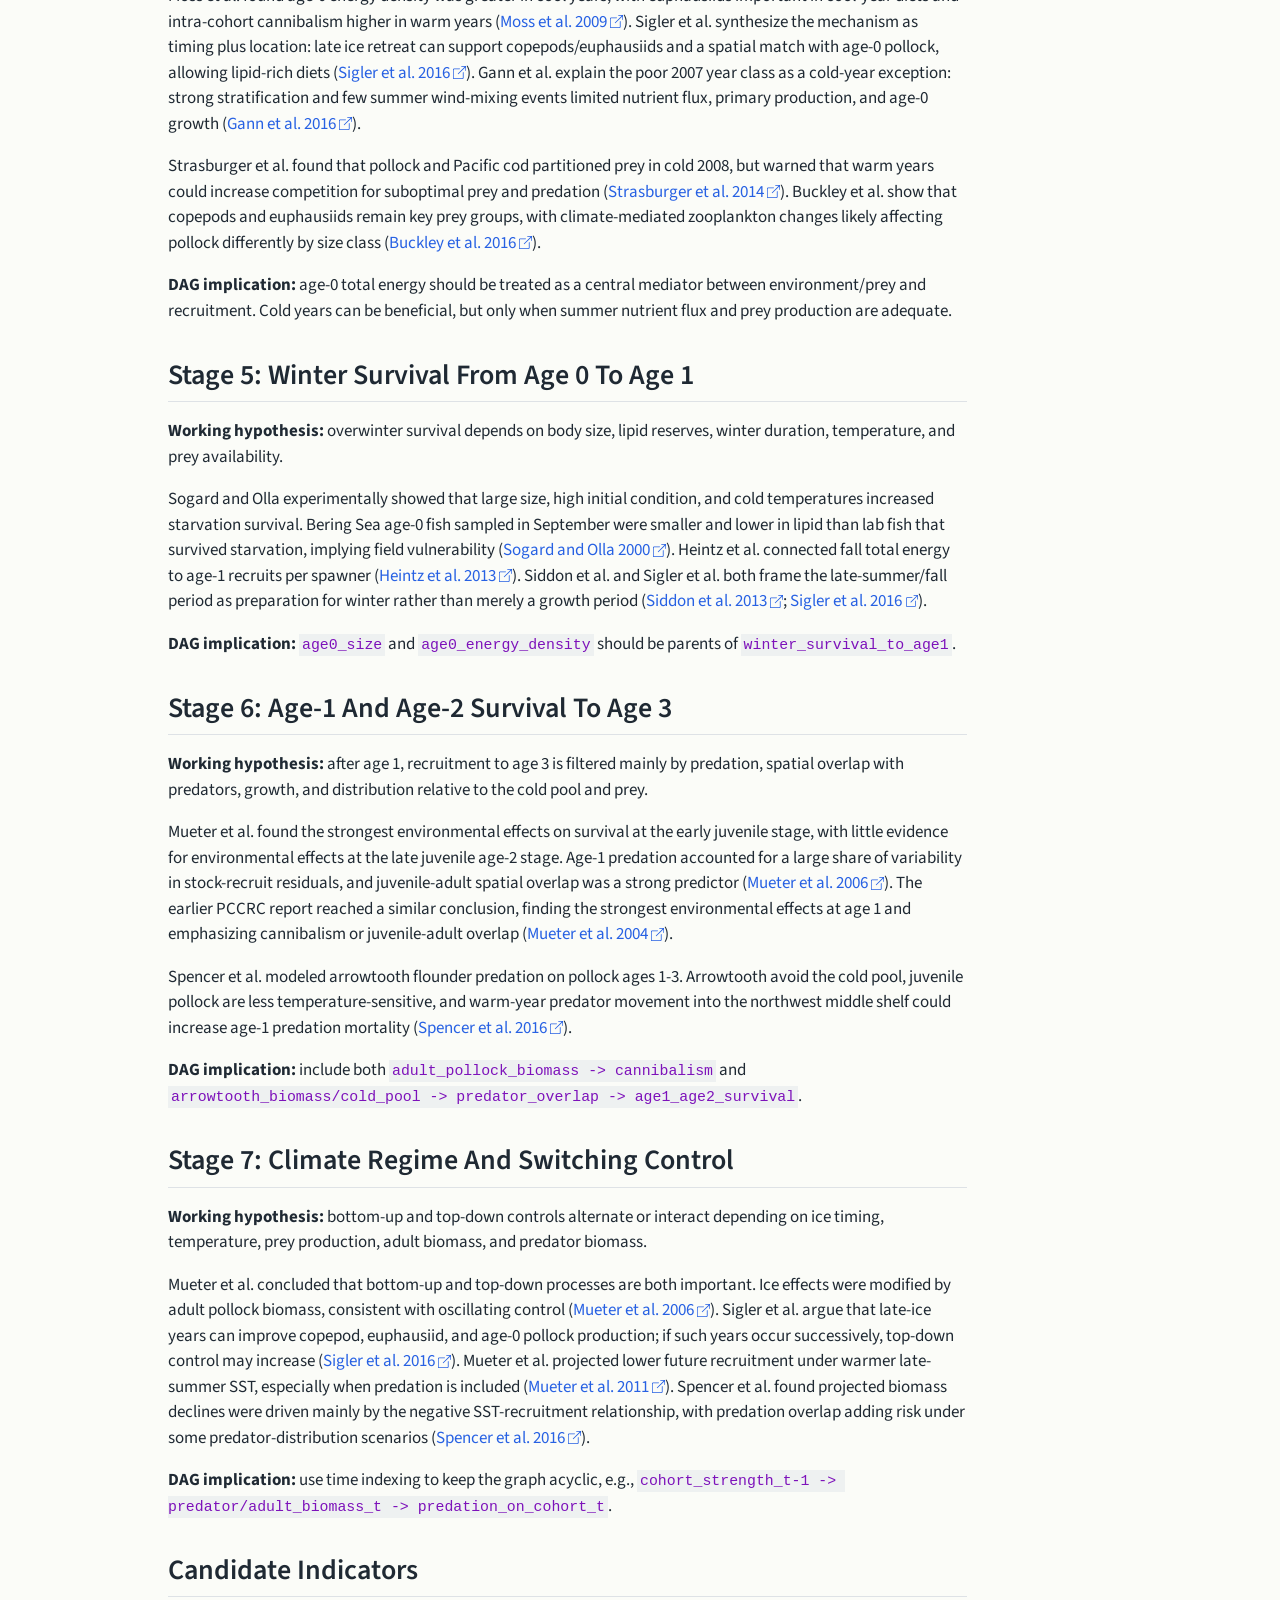
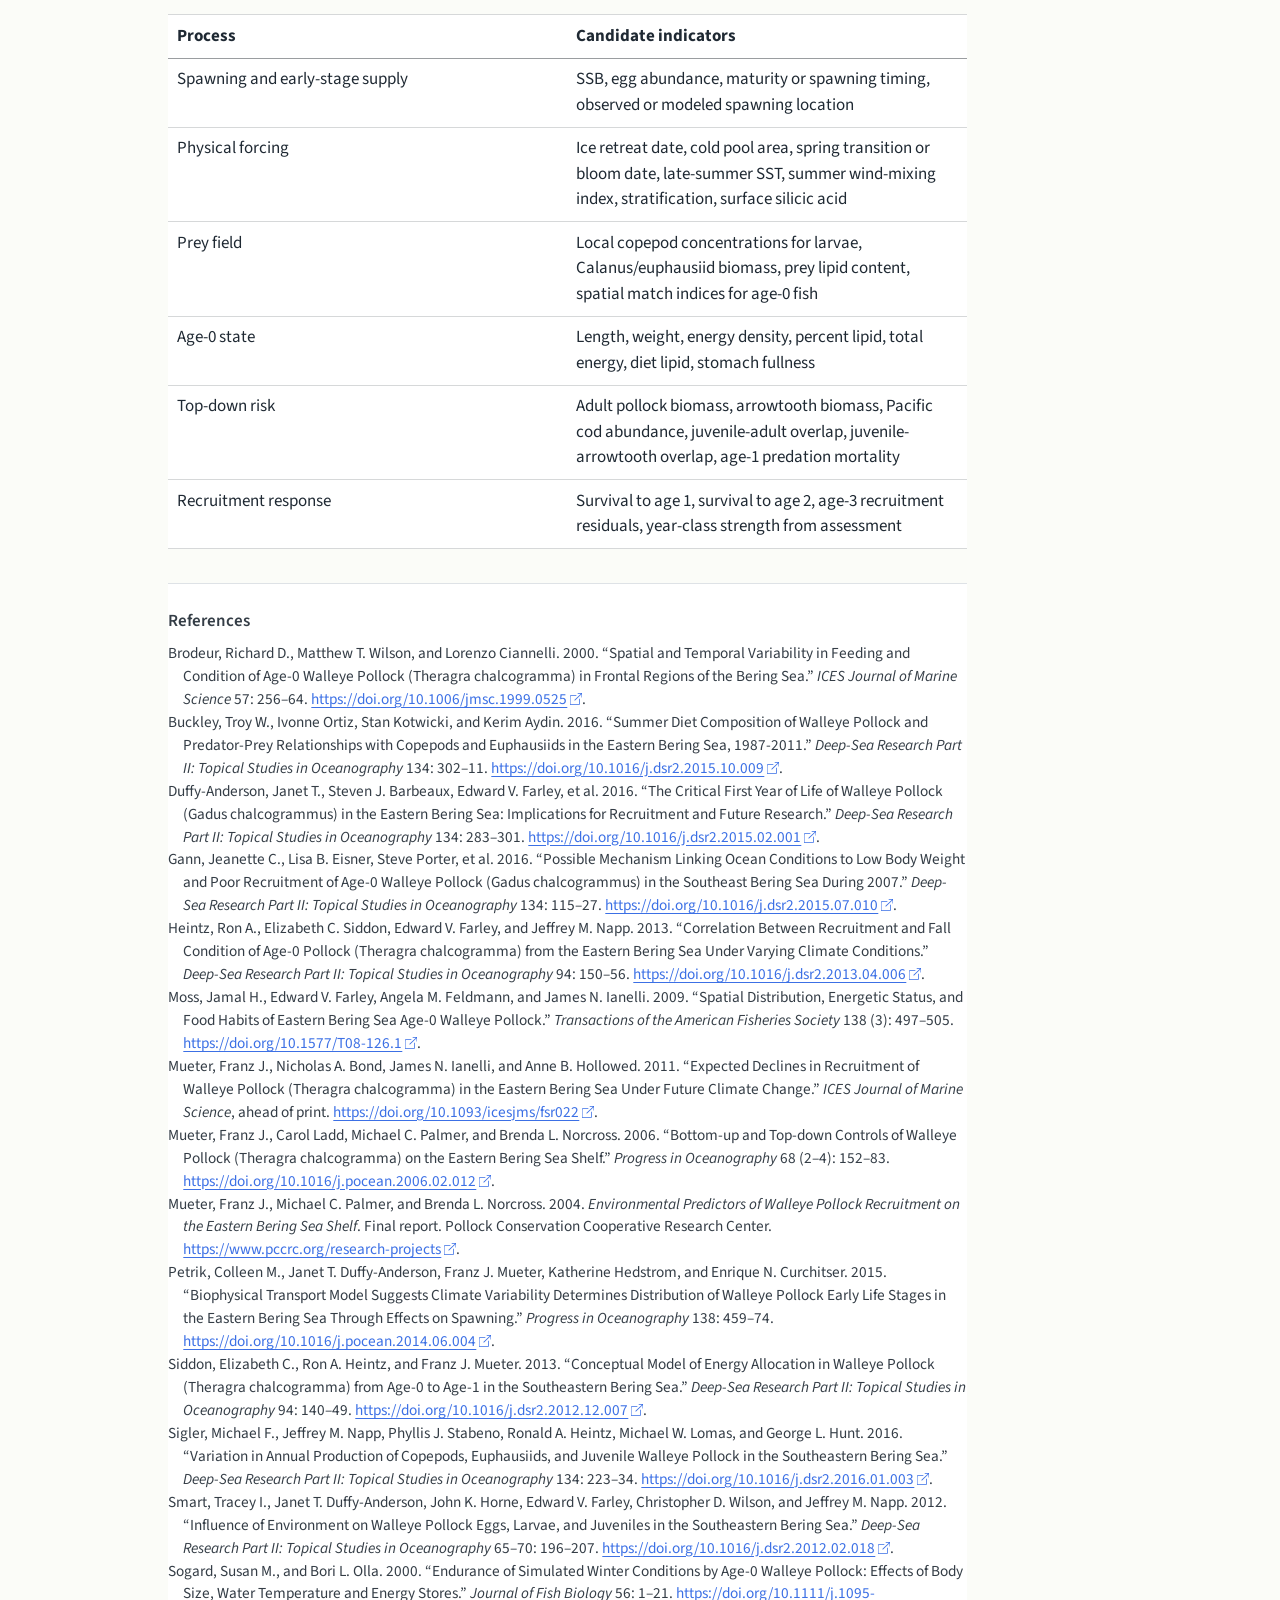
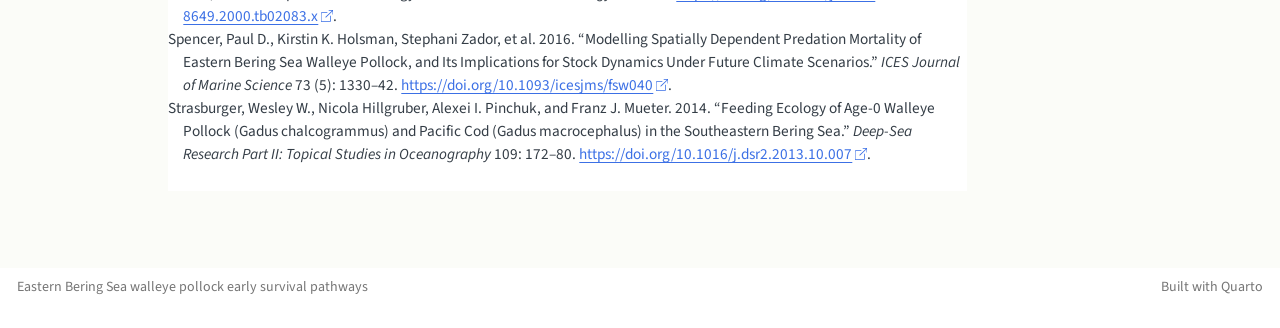
<file: docs/evidence.html>
<!DOCTYPE html>
<html xmlns="http://www.w3.org/1999/xhtml" lang="en" xml:lang="en"><head>

<meta charset="utf-8">
<meta name="generator" content="quarto-1.9.37">

<meta name="viewport" content="width=device-width, initial-scale=1.0, user-scalable=yes">

<meta name="description" content="Stage-specific evidence for causal hypotheses affecting prerecruit walleye pollock survival.">

<title>Evidence Synthesis – EBSWP Early Survival Pathways</title>
<style>
/* Default styles provided by pandoc.
** See https://pandoc.org/MANUAL.html#variables-for-html for config info.
*/
code{white-space: pre-wrap;}
span.smallcaps{font-variant: small-caps;}
div.columns{display: flex; gap: min(4vw, 1.5em);}
div.column{flex: auto; overflow-x: auto;}
div.hanging-indent{margin-left: 1.5em; text-indent: -1.5em;}
ul.task-list{list-style: none;}
ul.task-list li input[type="checkbox"] {
  width: 0.8em;
  margin: 0 0.8em 0.2em -1em; /* quarto-specific, see https://github.com/quarto-dev/quarto-cli/issues/4556 */ 
  vertical-align: middle;
}
/* CSS for citations */
div.csl-bib-body { }
div.csl-entry {
  clear: both;
}
.hanging-indent div.csl-entry {
  margin-left:2em;
  text-indent:-2em;
}
div.csl-left-margin {
  min-width:2em;
  float:left;
}
div.csl-right-inline {
  margin-left:2em;
  padding-left:1em;
}
div.csl-indent {
  margin-left: 2em;
}</style>


<script src="site_libs/quarto-nav/quarto-nav.js"></script>
<script src="site_libs/quarto-nav/headroom.min.js"></script>
<script src="site_libs/clipboard/clipboard.min.js"></script>
<script src="site_libs/quarto-search/autocomplete.umd.js"></script>
<script src="site_libs/quarto-search/fuse.min.js"></script>
<script src="site_libs/quarto-search/quarto-search.js"></script>
<meta name="quarto:offset" content="./">
<script src="site_libs/quarto-html/quarto.js" type="module"></script>
<script src="site_libs/quarto-html/tabsets/tabsets.js" type="module"></script>
<script src="site_libs/quarto-html/popper.min.js"></script>
<script src="site_libs/quarto-html/tippy.umd.min.js"></script>
<script src="site_libs/quarto-html/anchor.min.js"></script>
<link href="site_libs/quarto-html/tippy.css" rel="stylesheet">
<link href="site_libs/quarto-html/quarto-syntax-highlighting-7f8f88aac4f3542376d5c11b86a4c14d.css" rel="stylesheet" id="quarto-text-highlighting-styles">
<script src="site_libs/bootstrap/bootstrap.min.js"></script>
<link href="site_libs/bootstrap/bootstrap-icons.css" rel="stylesheet">
<link href="site_libs/bootstrap/bootstrap-158031087360bce0ff56dc785ce39e06.min.css" rel="stylesheet" append-hash="true" id="quarto-bootstrap" data-mode="light">
<script id="quarto-search-options" type="application/json">{
  "location": "navbar",
  "copy-button": false,
  "collapse-after": 3,
  "panel-placement": "end",
  "type": "overlay",
  "limit": 50,
  "keyboard-shortcut": [
    "f",
    "/",
    "s"
  ],
  "show-item-context": false,
  "language": {
    "search-no-results-text": "No results",
    "search-matching-documents-text": "matching documents",
    "search-copy-link-title": "Copy link to search",
    "search-hide-matches-text": "Hide additional matches",
    "search-more-match-text": "more match in this document",
    "search-more-matches-text": "more matches in this document",
    "search-clear-button-title": "Clear",
    "search-text-placeholder": "",
    "search-detached-cancel-button-title": "Cancel",
    "search-submit-button-title": "Submit",
    "search-label": "Search"
  }
}</script>
<style>html{ scroll-behavior: smooth; }</style>


<link rel="stylesheet" href="styles.css">
</head>

<body class="nav-fixed quarto-light">

<div id="quarto-search-results"></div>
  <header id="quarto-header" class="headroom fixed-top">
    <nav class="navbar navbar-expand-lg " data-bs-theme="dark">
      <div class="navbar-container container-fluid">
      <div class="navbar-brand-container mx-auto">
    <a class="navbar-brand" href="./index.html">
    <span class="navbar-title">EBSWP Early Survival Pathways</span>
    </a>
  </div>
            <div id="quarto-search" class="" title="Search"></div>
          <button class="navbar-toggler" type="button" data-bs-toggle="collapse" data-bs-target="#navbarCollapse" aria-controls="navbarCollapse" role="menu" aria-expanded="false" aria-label="Toggle navigation" onclick="if (window.quartoToggleHeadroom) { window.quartoToggleHeadroom(); }">
  <span class="navbar-toggler-icon"></span>
</button>
          <div class="collapse navbar-collapse" id="navbarCollapse">
            <ul class="navbar-nav navbar-nav-scroll me-auto">
  <li class="nav-item">
    <a class="nav-link" href="./index.html"> 
<span class="menu-text">Overview</span></a>
  </li>  
  <li class="nav-item">
    <a class="nav-link active" href="./evidence.html" aria-current="page"> 
<span class="menu-text">Evidence</span></a>
  </li>  
  <li class="nav-item">
    <a class="nav-link" href="./dags.html"> 
<span class="menu-text">DAGs</span></a>
  </li>  
  <li class="nav-item">
    <a class="nav-link" href="./pcmci.html"> 
<span class="menu-text">PCMCI+</span></a>
  </li>  
  <li class="nav-item">
    <a class="nav-link" href="./dsem.html"> 
<span class="menu-text">DSEM</span></a>
  </li>  
  <li class="nav-item">
    <a class="nav-link" href="./infographics.html"> 
<span class="menu-text">Infographics</span></a>
  </li>  
  <li class="nav-item">
    <a class="nav-link" href="./public-infographics.html"> 
<span class="menu-text">Public Infographics</span></a>
  </li>  
  <li class="nav-item">
    <a class="nav-link" href="./references.html"> 
<span class="menu-text">References</span></a>
  </li>  
</ul>
          </div> <!-- /navcollapse -->
            <div class="quarto-navbar-tools">
</div>
      </div> <!-- /container-fluid -->
    </nav>
</header>
<!-- content -->
<div id="quarto-content" class="quarto-container page-columns page-rows-contents page-layout-article page-navbar">
<!-- sidebar -->
<!-- margin-sidebar -->
    <div id="quarto-margin-sidebar" class="sidebar margin-sidebar">
        <nav id="TOC" role="doc-toc" class="toc-active">
    <h2 id="toc-title">On this page</h2>
   
  <ul>
  <li><a href="#stage-1-spawning-output-egg-production-and-early-larval-supply" id="toc-stage-1-spawning-output-egg-production-and-early-larval-supply" class="nav-link active" data-scroll-target="#stage-1-spawning-output-egg-production-and-early-larval-supply">Stage 1: Spawning Output, Egg Production, And Early Larval Supply</a></li>
  <li><a href="#stage-2-temperature-spawning-distribution-and-transport" id="toc-stage-2-temperature-spawning-distribution-and-transport" class="nav-link" data-scroll-target="#stage-2-temperature-spawning-distribution-and-transport">Stage 2: Temperature, Spawning Distribution, And Transport</a></li>
  <li><a href="#stage-3-larval-feeding-and-early-growth" id="toc-stage-3-larval-feeding-and-early-growth" class="nav-link" data-scroll-target="#stage-3-larval-feeding-and-early-growth">Stage 3: Larval Feeding And Early Growth</a></li>
  <li><a href="#stage-4-age-0-summer-and-fall-energy-storage" id="toc-stage-4-age-0-summer-and-fall-energy-storage" class="nav-link" data-scroll-target="#stage-4-age-0-summer-and-fall-energy-storage">Stage 4: Age-0 Summer And Fall Energy Storage</a></li>
  <li><a href="#stage-5-winter-survival-from-age-0-to-age-1" id="toc-stage-5-winter-survival-from-age-0-to-age-1" class="nav-link" data-scroll-target="#stage-5-winter-survival-from-age-0-to-age-1">Stage 5: Winter Survival From Age 0 To Age 1</a></li>
  <li><a href="#stage-6-age-1-and-age-2-survival-to-age-3" id="toc-stage-6-age-1-and-age-2-survival-to-age-3" class="nav-link" data-scroll-target="#stage-6-age-1-and-age-2-survival-to-age-3">Stage 6: Age-1 And Age-2 Survival To Age 3</a></li>
  <li><a href="#stage-7-climate-regime-and-switching-control" id="toc-stage-7-climate-regime-and-switching-control" class="nav-link" data-scroll-target="#stage-7-climate-regime-and-switching-control">Stage 7: Climate Regime And Switching Control</a></li>
  <li><a href="#candidate-indicators" id="toc-candidate-indicators" class="nav-link" data-scroll-target="#candidate-indicators">Candidate Indicators</a></li>
  </ul>
<div class="toc-actions"><ul><li><a href="https://github.com/afsc-assessments/ebswp_esp/edit/main/evidence.qmd" class="toc-action"><i class="bi bi-github"></i>Edit this page</a></li><li><a href="https://github.com/afsc-assessments/ebswp_esp/blob/main/evidence.qmd" class="toc-action"><i class="bi empty"></i>View source</a></li><li><a href="https://github.com/afsc-assessments/ebswp_esp/issues/new" class="toc-action"><i class="bi empty"></i>Report an issue</a></li></ul></div></nav>
    </div>
<!-- main -->
<main class="content" id="quarto-document-content">

<header id="title-block-header" class="quarto-title-block default">
<div class="quarto-title">
<h1 class="title">Evidence Synthesis</h1>
</div>

<div>
  <div class="description">
    Stage-specific evidence for causal hypotheses affecting prerecruit walleye pollock survival.
  </div>
</div>


<div class="quarto-title-meta">

    
  
    
  </div>
  


</header>


<section id="stage-1-spawning-output-egg-production-and-early-larval-supply" class="level2">
<h2 class="anchored" data-anchor-id="stage-1-spawning-output-egg-production-and-early-larval-supply">Stage 1: Spawning Output, Egg Production, And Early Larval Supply</h2>
<p><strong>Working hypothesis:</strong> spawning biomass and spawning location set initial propagule supply, but most cohort variation is filtered later.</p>
<p>Smart et al.&nbsp;found that eggs, yolksac larvae, and preflexion larvae were associated with spawning stock biomass, while late larvae and juveniles were not <span class="citation" data-cites="smart2012">(<a href="#ref-smart2012" role="doc-biblioref">Smart et al. 2012</a>)</span>. That supports a causal path from adult spawners to early-stage abundance, but also implies substantial mortality or redistribution after early larval stages. Duffy-Anderson et al.&nbsp;review the broader first-year evidence and emphasize that first-year survival, rather than egg production alone, is central to year-class strength <span class="citation" data-cites="duffyanderson2016">(<a href="#ref-duffyanderson2016" role="doc-biblioref">Duffy-Anderson et al. 2016</a>)</span>.</p>
<p><strong>DAG implication:</strong> include <code>spawning stock biomass -&gt; egg abundance</code>, but avoid a direct dominant path from egg abundance to age-3 recruitment without intervening survival nodes.</p>
</section>
<section id="stage-2-temperature-spawning-distribution-and-transport" class="level2">
<h2 class="anchored" data-anchor-id="stage-2-temperature-spawning-distribution-and-transport">Stage 2: Temperature, Spawning Distribution, And Transport</h2>
<p><strong>Working hypothesis:</strong> climate affects recruitment partly by changing where and when adults spawn, and by changing transport pathways and spatial overlap with prey and predators.</p>
<p>Petrik et al.&nbsp;used an individual-based biophysical model and concluded that advection alone and spawning timing shifts alone did not reproduce warm-cold distribution differences. Changes in spawning areas, especially contracted spawning in cold years, best matched observations <span class="citation" data-cites="petrik2015">(<a href="#ref-petrik2015" role="doc-biblioref">Petrik et al. 2015</a>)</span>. Mueter et al.&nbsp;found support for larval transport, with survival increasing under stronger northward and weaker eastward transport, but noted that transport and temperature were difficult to separate statistically <span class="citation" data-cites="mueter2006">(<a href="#ref-mueter2006" role="doc-biblioref">Mueter et al. 2006</a>)</span>. Smart et al.&nbsp;found that winds affected early-stage transport depth and abundance patterns but did not support a simple encounter-turbulence effect for all feeding stages <span class="citation" data-cites="smart2012">(<a href="#ref-smart2012" role="doc-biblioref">Smart et al. 2012</a>)</span>.</p>
<p><strong>DAG implication:</strong> represent <code>temperature -&gt; spawning time/location</code> and <code>wind/circulation -&gt; transport</code> separately from <code>temperature -&gt; prey and metabolic demand</code>.</p>
</section>
<section id="stage-3-larval-feeding-and-early-growth" class="level2">
<h2 class="anchored" data-anchor-id="stage-3-larval-feeding-and-early-growth">Stage 3: Larval Feeding And Early Growth</h2>
<p><strong>Working hypothesis:</strong> local prey concentration and temperature influence feeding success, development rate, and vulnerability to size-dependent mortality.</p>
<p>Feeding stages were positively associated with local copepod concentrations in Smart et al., while broad-scale zooplankton biomass was less informative <span class="citation" data-cites="smart2012">(<a href="#ref-smart2012" role="doc-biblioref">Smart et al. 2012</a>)</span>. Brodeur et al.&nbsp;showed spatial differences in age-0 condition around frontal habitat near the Pribilof Islands, with offshore fish in better condition than inshore fish <span class="citation" data-cites="brodeur2000">(<a href="#ref-brodeur2000" role="doc-biblioref">Brodeur et al. 2000</a>)</span>. This supports using local prey and habitat metrics rather than only basin-scale prey biomass.</p>
<p><strong>DAG implication:</strong> use local prey availability and distributional match as proximate parents of larval growth.</p>
</section>
<section id="stage-4-age-0-summer-and-fall-energy-storage" class="level2">
<h2 class="anchored" data-anchor-id="stage-4-age-0-summer-and-fall-energy-storage">Stage 4: Age-0 Summer And Fall Energy Storage</h2>
<p><strong>Working hypothesis:</strong> age-0 fish need both size and energy stores before winter; lipid-rich prey availability in late summer and fall is one of the strongest mechanistic links to survival.</p>
<p>Heintz et al.&nbsp;found that age-0 pollock diets had about threefold higher lipid content in cold years than warm years; fish energy density was 33% higher in cold years; and total energy in fall was positively correlated with age-1 recruits per spawner <span class="citation" data-cites="heintz2013">(<a href="#ref-heintz2013" role="doc-biblioref">Heintz et al. 2013</a>)</span>. Siddon et al.&nbsp;showed a shift in energy allocation: larvae prioritize somatic growth, while post-metamorphic age-0 juveniles allocate more to lipid storage. The period after larval development and before winter is a short critical period for storage <span class="citation" data-cites="siddon2013">(<a href="#ref-siddon2013" role="doc-biblioref">Siddon et al. 2013</a>)</span>.</p>
<p>Moss et al.&nbsp;found age-0 energy density was greater in cool years, with euphausiids important in cool-year diets and intra-cohort cannibalism higher in warm years <span class="citation" data-cites="moss2009">(<a href="#ref-moss2009" role="doc-biblioref">Moss et al. 2009</a>)</span>. Sigler et al.&nbsp;synthesize the mechanism as timing plus location: late ice retreat can support copepods/euphausiids and a spatial match with age-0 pollock, allowing lipid-rich diets <span class="citation" data-cites="sigler2016">(<a href="#ref-sigler2016" role="doc-biblioref">Sigler et al. 2016</a>)</span>. Gann et al.&nbsp;explain the poor 2007 year class as a cold-year exception: strong stratification and few summer wind-mixing events limited nutrient flux, primary production, and age-0 growth <span class="citation" data-cites="gann2016">(<a href="#ref-gann2016" role="doc-biblioref">Gann et al. 2016</a>)</span>.</p>
<p>Strasburger et al.&nbsp;found that pollock and Pacific cod partitioned prey in cold 2008, but warned that warm years could increase competition for suboptimal prey and predation <span class="citation" data-cites="strasburger2014">(<a href="#ref-strasburger2014" role="doc-biblioref">Strasburger et al. 2014</a>)</span>. Buckley et al.&nbsp;show that copepods and euphausiids remain key prey groups, with climate-mediated zooplankton changes likely affecting pollock differently by size class <span class="citation" data-cites="buckley2016">(<a href="#ref-buckley2016" role="doc-biblioref">Buckley et al. 2016</a>)</span>.</p>
<p><strong>DAG implication:</strong> age-0 total energy should be treated as a central mediator between environment/prey and recruitment. Cold years can be beneficial, but only when summer nutrient flux and prey production are adequate.</p>
</section>
<section id="stage-5-winter-survival-from-age-0-to-age-1" class="level2">
<h2 class="anchored" data-anchor-id="stage-5-winter-survival-from-age-0-to-age-1">Stage 5: Winter Survival From Age 0 To Age 1</h2>
<p><strong>Working hypothesis:</strong> overwinter survival depends on body size, lipid reserves, winter duration, temperature, and prey availability.</p>
<p>Sogard and Olla experimentally showed that large size, high initial condition, and cold temperatures increased starvation survival. Bering Sea age-0 fish sampled in September were smaller and lower in lipid than lab fish that survived starvation, implying field vulnerability <span class="citation" data-cites="sogard2000">(<a href="#ref-sogard2000" role="doc-biblioref">Sogard and Olla 2000</a>)</span>. Heintz et al.&nbsp;connected fall total energy to age-1 recruits per spawner <span class="citation" data-cites="heintz2013">(<a href="#ref-heintz2013" role="doc-biblioref">Heintz et al. 2013</a>)</span>. Siddon et al.&nbsp;and Sigler et al.&nbsp;both frame the late-summer/fall period as preparation for winter rather than merely a growth period <span class="citation" data-cites="siddon2013 sigler2016">(<a href="#ref-siddon2013" role="doc-biblioref">Siddon et al. 2013</a>; <a href="#ref-sigler2016" role="doc-biblioref">Sigler et al. 2016</a>)</span>.</p>
<p><strong>DAG implication:</strong> <code>age0_size</code> and <code>age0_energy_density</code> should be parents of <code>winter_survival_to_age1</code>.</p>
</section>
<section id="stage-6-age-1-and-age-2-survival-to-age-3" class="level2">
<h2 class="anchored" data-anchor-id="stage-6-age-1-and-age-2-survival-to-age-3">Stage 6: Age-1 And Age-2 Survival To Age 3</h2>
<p><strong>Working hypothesis:</strong> after age 1, recruitment to age 3 is filtered mainly by predation, spatial overlap with predators, growth, and distribution relative to the cold pool and prey.</p>
<p>Mueter et al.&nbsp;found the strongest environmental effects on survival at the early juvenile stage, with little evidence for environmental effects at the late juvenile age-2 stage. Age-1 predation accounted for a large share of variability in stock-recruit residuals, and juvenile-adult spatial overlap was a strong predictor <span class="citation" data-cites="mueter2006">(<a href="#ref-mueter2006" role="doc-biblioref">Mueter et al. 2006</a>)</span>. The earlier PCCRC report reached a similar conclusion, finding the strongest environmental effects at age 1 and emphasizing cannibalism or juvenile-adult overlap <span class="citation" data-cites="mueter2004">(<a href="#ref-mueter2004" role="doc-biblioref">Mueter et al. 2004</a>)</span>.</p>
<p>Spencer et al.&nbsp;modeled arrowtooth flounder predation on pollock ages 1-3. Arrowtooth avoid the cold pool, juvenile pollock are less temperature-sensitive, and warm-year predator movement into the northwest middle shelf could increase age-1 predation mortality <span class="citation" data-cites="spencer2016">(<a href="#ref-spencer2016" role="doc-biblioref">Spencer et al. 2016</a>)</span>.</p>
<p><strong>DAG implication:</strong> include both <code>adult_pollock_biomass -&gt; cannibalism</code> and <code>arrowtooth_biomass/cold_pool -&gt; predator_overlap -&gt; age1_age2_survival</code>.</p>
</section>
<section id="stage-7-climate-regime-and-switching-control" class="level2">
<h2 class="anchored" data-anchor-id="stage-7-climate-regime-and-switching-control">Stage 7: Climate Regime And Switching Control</h2>
<p><strong>Working hypothesis:</strong> bottom-up and top-down controls alternate or interact depending on ice timing, temperature, prey production, adult biomass, and predator biomass.</p>
<p>Mueter et al.&nbsp;concluded that bottom-up and top-down processes are both important. Ice effects were modified by adult pollock biomass, consistent with oscillating control <span class="citation" data-cites="mueter2006">(<a href="#ref-mueter2006" role="doc-biblioref">Mueter et al. 2006</a>)</span>. Sigler et al.&nbsp;argue that late-ice years can improve copepod, euphausiid, and age-0 pollock production; if such years occur successively, top-down control may increase <span class="citation" data-cites="sigler2016">(<a href="#ref-sigler2016" role="doc-biblioref">Sigler et al. 2016</a>)</span>. Mueter et al.&nbsp;projected lower future recruitment under warmer late-summer SST, especially when predation is included <span class="citation" data-cites="mueter2011">(<a href="#ref-mueter2011" role="doc-biblioref">Mueter et al. 2011</a>)</span>. Spencer et al.&nbsp;found projected biomass declines were driven mainly by the negative SST-recruitment relationship, with predation overlap adding risk under some predator-distribution scenarios <span class="citation" data-cites="spencer2016">(<a href="#ref-spencer2016" role="doc-biblioref">Spencer et al. 2016</a>)</span>.</p>
<p><strong>DAG implication:</strong> use time indexing to keep the graph acyclic, e.g., <code>cohort_strength_t-1 -&gt; predator/adult_biomass_t -&gt; predation_on_cohort_t</code>.</p>
</section>
<section id="candidate-indicators" class="level2">
<h2 class="anchored" data-anchor-id="candidate-indicators">Candidate Indicators</h2>
<table class="caption-top table">
<colgroup>
<col style="width: 50%">
<col style="width: 50%">
</colgroup>
<thead>
<tr class="header">
<th>Process</th>
<th>Candidate indicators</th>
</tr>
</thead>
<tbody>
<tr class="odd">
<td>Spawning and early-stage supply</td>
<td>SSB, egg abundance, maturity or spawning timing, observed or modeled spawning location</td>
</tr>
<tr class="even">
<td>Physical forcing</td>
<td>Ice retreat date, cold pool area, spring transition or bloom date, late-summer SST, summer wind-mixing index, stratification, surface silicic acid</td>
</tr>
<tr class="odd">
<td>Prey field</td>
<td>Local copepod concentrations for larvae, Calanus/euphausiid biomass, prey lipid content, spatial match indices for age-0 fish</td>
</tr>
<tr class="even">
<td>Age-0 state</td>
<td>Length, weight, energy density, percent lipid, total energy, diet lipid, stomach fullness</td>
</tr>
<tr class="odd">
<td>Top-down risk</td>
<td>Adult pollock biomass, arrowtooth biomass, Pacific cod abundance, juvenile-adult overlap, juvenile-arrowtooth overlap, age-1 predation mortality</td>
</tr>
<tr class="even">
<td>Recruitment response</td>
<td>Survival to age 1, survival to age 2, age-3 recruitment residuals, year-class strength from assessment</td>
</tr>
</tbody>
</table>



</section>

<div id="quarto-appendix" class="default"><section class="quarto-appendix-contents" role="doc-bibliography" id="quarto-bibliography"><h2 class="anchored quarto-appendix-heading">References</h2><div id="refs" class="references csl-bib-body hanging-indent" role="list">
<div id="ref-brodeur2000" class="csl-entry" role="listitem">
Brodeur, Richard D., Matthew T. Wilson, and Lorenzo Ciannelli. 2000. <span>“Spatial and Temporal Variability in Feeding and Condition of Age-0 Walleye Pollock (<span class="nocase">Theragra chalcogramma</span>) in Frontal Regions of the Bering Sea.”</span> <em>ICES Journal of Marine Science</em> 57: 256–64. <a href="https://doi.org/10.1006/jmsc.1999.0525">https://doi.org/10.1006/jmsc.1999.0525</a>.
</div>
<div id="ref-buckley2016" class="csl-entry" role="listitem">
Buckley, Troy W., Ivonne Ortiz, Stan Kotwicki, and Kerim Aydin. 2016. <span>“Summer Diet Composition of Walleye Pollock and Predator-Prey Relationships with Copepods and Euphausiids in the Eastern Bering Sea, 1987-2011.”</span> <em>Deep-Sea Research Part II: Topical Studies in Oceanography</em> 134: 302–11. <a href="https://doi.org/10.1016/j.dsr2.2015.10.009">https://doi.org/10.1016/j.dsr2.2015.10.009</a>.
</div>
<div id="ref-duffyanderson2016" class="csl-entry" role="listitem">
Duffy-Anderson, Janet T., Steven J. Barbeaux, Edward V. Farley, et al. 2016. <span>“The Critical First Year of Life of Walleye Pollock (<span class="nocase">Gadus chalcogrammus</span>) in the Eastern Bering Sea: Implications for Recruitment and Future Research.”</span> <em>Deep-Sea Research Part II: Topical Studies in Oceanography</em> 134: 283–301. <a href="https://doi.org/10.1016/j.dsr2.2015.02.001">https://doi.org/10.1016/j.dsr2.2015.02.001</a>.
</div>
<div id="ref-gann2016" class="csl-entry" role="listitem">
Gann, Jeanette C., Lisa B. Eisner, Steve Porter, et al. 2016. <span>“Possible Mechanism Linking Ocean Conditions to Low Body Weight and Poor Recruitment of Age-0 Walleye Pollock (<span class="nocase">Gadus chalcogrammus</span>) in the Southeast Bering Sea During 2007.”</span> <em>Deep-Sea Research Part II: Topical Studies in Oceanography</em> 134: 115–27. <a href="https://doi.org/10.1016/j.dsr2.2015.07.010">https://doi.org/10.1016/j.dsr2.2015.07.010</a>.
</div>
<div id="ref-heintz2013" class="csl-entry" role="listitem">
Heintz, Ron A., Elizabeth C. Siddon, Edward V. Farley, and Jeffrey M. Napp. 2013. <span>“Correlation Between Recruitment and Fall Condition of Age-0 Pollock (<span class="nocase">Theragra chalcogramma</span>) from the Eastern Bering Sea Under Varying Climate Conditions.”</span> <em>Deep-Sea Research Part II: Topical Studies in Oceanography</em> 94: 150–56. <a href="https://doi.org/10.1016/j.dsr2.2013.04.006">https://doi.org/10.1016/j.dsr2.2013.04.006</a>.
</div>
<div id="ref-moss2009" class="csl-entry" role="listitem">
Moss, Jamal H., Edward V. Farley, Angela M. Feldmann, and James N. Ianelli. 2009. <span>“Spatial Distribution, Energetic Status, and Food Habits of Eastern Bering Sea Age-0 Walleye Pollock.”</span> <em>Transactions of the American Fisheries Society</em> 138 (3): 497–505. <a href="https://doi.org/10.1577/T08-126.1">https://doi.org/10.1577/T08-126.1</a>.
</div>
<div id="ref-mueter2011" class="csl-entry" role="listitem">
Mueter, Franz J., Nicholas A. Bond, James N. Ianelli, and Anne B. Hollowed. 2011. <span>“Expected Declines in Recruitment of Walleye Pollock (<span class="nocase">Theragra chalcogramma</span>) in the Eastern Bering Sea Under Future Climate Change.”</span> <em>ICES Journal of Marine Science</em>, ahead of print. <a href="https://doi.org/10.1093/icesjms/fsr022">https://doi.org/10.1093/icesjms/fsr022</a>.
</div>
<div id="ref-mueter2006" class="csl-entry" role="listitem">
Mueter, Franz J., Carol Ladd, Michael C. Palmer, and Brenda L. Norcross. 2006. <span>“Bottom-up and Top-down Controls of Walleye Pollock (<span class="nocase">Theragra chalcogramma</span>) on the Eastern Bering Sea Shelf.”</span> <em>Progress in Oceanography</em> 68 (2–4): 152–83. <a href="https://doi.org/10.1016/j.pocean.2006.02.012">https://doi.org/10.1016/j.pocean.2006.02.012</a>.
</div>
<div id="ref-mueter2004" class="csl-entry" role="listitem">
Mueter, Franz J., Michael C. Palmer, and Brenda L. Norcross. 2004. <em>Environmental Predictors of Walleye Pollock Recruitment on the Eastern Bering Sea Shelf</em>. Final report. Pollock Conservation Cooperative Research Center. <a href="https://www.pccrc.org/research-projects">https://www.pccrc.org/research-projects</a>.
</div>
<div id="ref-petrik2015" class="csl-entry" role="listitem">
Petrik, Colleen M., Janet T. Duffy-Anderson, Franz J. Mueter, Katherine Hedstrom, and Enrique N. Curchitser. 2015. <span>“Biophysical Transport Model Suggests Climate Variability Determines Distribution of Walleye Pollock Early Life Stages in the Eastern Bering Sea Through Effects on Spawning.”</span> <em>Progress in Oceanography</em> 138: 459–74. <a href="https://doi.org/10.1016/j.pocean.2014.06.004">https://doi.org/10.1016/j.pocean.2014.06.004</a>.
</div>
<div id="ref-siddon2013" class="csl-entry" role="listitem">
Siddon, Elizabeth C., Ron A. Heintz, and Franz J. Mueter. 2013. <span>“Conceptual Model of Energy Allocation in Walleye Pollock (<span class="nocase">Theragra chalcogramma</span>) from Age-0 to Age-1 in the Southeastern Bering Sea.”</span> <em>Deep-Sea Research Part II: Topical Studies in Oceanography</em> 94: 140–49. <a href="https://doi.org/10.1016/j.dsr2.2012.12.007">https://doi.org/10.1016/j.dsr2.2012.12.007</a>.
</div>
<div id="ref-sigler2016" class="csl-entry" role="listitem">
Sigler, Michael F., Jeffrey M. Napp, Phyllis J. Stabeno, Ronald A. Heintz, Michael W. Lomas, and George L. Hunt. 2016. <span>“Variation in Annual Production of Copepods, Euphausiids, and Juvenile Walleye Pollock in the Southeastern Bering Sea.”</span> <em>Deep-Sea Research Part II: Topical Studies in Oceanography</em> 134: 223–34. <a href="https://doi.org/10.1016/j.dsr2.2016.01.003">https://doi.org/10.1016/j.dsr2.2016.01.003</a>.
</div>
<div id="ref-smart2012" class="csl-entry" role="listitem">
Smart, Tracey I., Janet T. Duffy-Anderson, John K. Horne, Edward V. Farley, Christopher D. Wilson, and Jeffrey M. Napp. 2012. <span>“Influence of Environment on Walleye Pollock Eggs, Larvae, and Juveniles in the Southeastern Bering Sea.”</span> <em>Deep-Sea Research Part II: Topical Studies in Oceanography</em> 65–70: 196–207. <a href="https://doi.org/10.1016/j.dsr2.2012.02.018">https://doi.org/10.1016/j.dsr2.2012.02.018</a>.
</div>
<div id="ref-sogard2000" class="csl-entry" role="listitem">
Sogard, Susan M., and Bori L. Olla. 2000. <span>“Endurance of Simulated Winter Conditions by Age-0 Walleye Pollock: Effects of Body Size, Water Temperature and Energy Stores.”</span> <em>Journal of Fish Biology</em> 56: 1–21. <a href="https://doi.org/10.1111/j.1095-8649.2000.tb02083.x">https://doi.org/10.1111/j.1095-8649.2000.tb02083.x</a>.
</div>
<div id="ref-spencer2016" class="csl-entry" role="listitem">
Spencer, Paul D., Kirstin K. Holsman, Stephani Zador, et al. 2016. <span>“Modelling Spatially Dependent Predation Mortality of Eastern Bering Sea Walleye Pollock, and Its Implications for Stock Dynamics Under Future Climate Scenarios.”</span> <em>ICES Journal of Marine Science</em> 73 (5): 1330–42. <a href="https://doi.org/10.1093/icesjms/fsw040">https://doi.org/10.1093/icesjms/fsw040</a>.
</div>
<div id="ref-strasburger2014" class="csl-entry" role="listitem">
Strasburger, Wesley W., Nicola Hillgruber, Alexei I. Pinchuk, and Franz J. Mueter. 2014. <span>“Feeding Ecology of Age-0 Walleye Pollock (<span class="nocase">Gadus chalcogrammus</span>) and Pacific Cod (<span class="nocase">Gadus macrocephalus</span>) in the Southeastern Bering Sea.”</span> <em>Deep-Sea Research Part II: Topical Studies in Oceanography</em> 109: 172–80. <a href="https://doi.org/10.1016/j.dsr2.2013.10.007">https://doi.org/10.1016/j.dsr2.2013.10.007</a>.
</div>
</div></section></div></main> <!-- /main -->
<script id="quarto-html-after-body" type="application/javascript">
  window.document.addEventListener("DOMContentLoaded", function (event) {
    const icon = "";
    const anchorJS = new window.AnchorJS();
    anchorJS.options = {
      placement: 'right',
      icon: icon
    };
    anchorJS.add('.anchored');
    const isCodeAnnotation = (el) => {
      for (const clz of el.classList) {
        if (clz.startsWith('code-annotation-')) {                     
          return true;
        }
      }
      return false;
    }
    const onCopySuccess = function(e) {
      // button target
      const button = e.trigger;
      // don't keep focus
      button.blur();
      // flash "checked"
      button.classList.add('code-copy-button-checked');
      var currentTitle = button.getAttribute("title");
      button.setAttribute("title", "Copied!");
      let tooltip;
      if (window.bootstrap) {
        button.setAttribute("data-bs-toggle", "tooltip");
        button.setAttribute("data-bs-placement", "left");
        button.setAttribute("data-bs-title", "Copied!");
        tooltip = new bootstrap.Tooltip(button, 
          { trigger: "manual", 
            customClass: "code-copy-button-tooltip",
            offset: [0, -8]});
        tooltip.show();    
      }
      setTimeout(function() {
        if (tooltip) {
          tooltip.hide();
          button.removeAttribute("data-bs-title");
          button.removeAttribute("data-bs-toggle");
          button.removeAttribute("data-bs-placement");
        }
        button.setAttribute("title", currentTitle);
        button.classList.remove('code-copy-button-checked');
      }, 1000);
      // clear code selection
      e.clearSelection();
    }
    const getTextToCopy = function(trigger) {
      const outerScaffold = trigger.parentElement.cloneNode(true);
      const codeEl = outerScaffold.querySelector('code');
      for (const childEl of codeEl.children) {
        if (isCodeAnnotation(childEl)) {
          childEl.remove();
        }
      }
      return codeEl.innerText;
    }
    const clipboard = new window.ClipboardJS('.code-copy-button:not([data-in-quarto-modal])', {
      text: getTextToCopy
    });
    clipboard.on('success', onCopySuccess);
    if (window.document.getElementById('quarto-embedded-source-code-modal')) {
      const clipboardModal = new window.ClipboardJS('.code-copy-button[data-in-quarto-modal]', {
        text: getTextToCopy,
        container: window.document.getElementById('quarto-embedded-source-code-modal')
      });
      clipboardModal.on('success', onCopySuccess);
    }
      var localhostRegex = new RegExp(/^(?:http|https):\/\/localhost\:?[0-9]*\//);
      var mailtoRegex = new RegExp(/^mailto:/);
        var filterRegex = new RegExp("https:\/\/afsc-assessments\.github\.io\/ebswp_esp\/");
      var isInternal = (href) => {
          return filterRegex.test(href) || localhostRegex.test(href) || mailtoRegex.test(href);
      }
      // Inspect non-navigation links and adorn them if external
     var links = window.document.querySelectorAll('a[href]:not(.nav-link):not(.navbar-brand):not(.toc-action):not(.sidebar-link):not(.sidebar-item-toggle):not(.pagination-link):not(.no-external):not([aria-hidden]):not(.dropdown-item):not(.quarto-navigation-tool):not(.about-link)');
      for (var i=0; i<links.length; i++) {
        const link = links[i];
        if (!isInternal(link.href)) {
          // undo the damage that might have been done by quarto-nav.js in the case of
          // links that we want to consider external
          if (link.dataset.originalHref !== undefined) {
            link.href = link.dataset.originalHref;
          }
            // target, if specified
            link.setAttribute("target", "_blank");
            if (link.getAttribute("rel") === null) {
              link.setAttribute("rel", "noopener");
            }
            // default icon
            link.classList.add("external");
        }
      }
    function tippyHover(el, contentFn, onTriggerFn, onUntriggerFn) {
      const config = {
        allowHTML: true,
        maxWidth: 500,
        delay: 100,
        arrow: false,
        appendTo: function(el) {
            return el.parentElement;
        },
        interactive: true,
        interactiveBorder: 10,
        theme: 'quarto',
        placement: 'bottom-start',
      };
      if (contentFn) {
        config.content = contentFn;
      }
      if (onTriggerFn) {
        config.onTrigger = onTriggerFn;
      }
      if (onUntriggerFn) {
        config.onUntrigger = onUntriggerFn;
      }
      window.tippy(el, config); 
    }
    const noterefs = window.document.querySelectorAll('a[role="doc-noteref"]');
    for (var i=0; i<noterefs.length; i++) {
      const ref = noterefs[i];
      tippyHover(ref, function() {
        // use id or data attribute instead here
        let href = ref.getAttribute('data-footnote-href') || ref.getAttribute('href');
        try { href = new URL(href).hash; } catch {}
        const id = href.replace(/^#\/?/, "");
        const note = window.document.getElementById(id);
        if (note) {
          return note.innerHTML;
        } else {
          return "";
        }
      });
    }
    const xrefs = window.document.querySelectorAll('a.quarto-xref');
    const processXRef = (id, note) => {
      // Strip column container classes
      const stripColumnClz = (el) => {
        el.classList.remove("page-full", "page-columns");
        if (el.children) {
          for (const child of el.children) {
            stripColumnClz(child);
          }
        }
      }
      stripColumnClz(note)
      if (id === null || id.startsWith('sec-')) {
        // Special case sections, only their first couple elements
        const container = document.createElement("div");
        if (note.children && note.children.length > 2) {
          container.appendChild(note.children[0].cloneNode(true));
          for (let i = 1; i < note.children.length; i++) {
            const child = note.children[i];
            if (child.tagName === "P" && child.innerText === "") {
              continue;
            } else {
              container.appendChild(child.cloneNode(true));
              break;
            }
          }
          if (window.Quarto?.typesetMath) {
            window.Quarto.typesetMath(container);
          }
          return container.innerHTML
        } else {
          if (window.Quarto?.typesetMath) {
            window.Quarto.typesetMath(note);
          }
          return note.innerHTML;
        }
      } else {
        // Remove any anchor links if they are present
        const anchorLink = note.querySelector('a.anchorjs-link');
        if (anchorLink) {
          anchorLink.remove();
        }
        if (window.Quarto?.typesetMath) {
          window.Quarto.typesetMath(note);
        }
        if (note.classList.contains("callout")) {
          return note.outerHTML;
        } else {
          return note.innerHTML;
        }
      }
    }
    for (var i=0; i<xrefs.length; i++) {
      const xref = xrefs[i];
      tippyHover(xref, undefined, function(instance) {
        instance.disable();
        let url = xref.getAttribute('href');
        let hash = undefined; 
        if (url.startsWith('#')) {
          hash = url;
        } else {
          try { hash = new URL(url).hash; } catch {}
        }
        if (hash) {
          const id = hash.replace(/^#\/?/, "");
          const note = window.document.getElementById(id);
          if (note !== null) {
            try {
              const html = processXRef(id, note.cloneNode(true));
              instance.setContent(html);
            } finally {
              instance.enable();
              instance.show();
            }
          } else {
            // See if we can fetch this
            fetch(url.split('#')[0])
            .then(res => res.text())
            .then(html => {
              const parser = new DOMParser();
              const htmlDoc = parser.parseFromString(html, "text/html");
              const note = htmlDoc.getElementById(id);
              if (note !== null) {
                const html = processXRef(id, note);
                instance.setContent(html);
              } 
            }).finally(() => {
              instance.enable();
              instance.show();
            });
          }
        } else {
          // See if we can fetch a full url (with no hash to target)
          // This is a special case and we should probably do some content thinning / targeting
          fetch(url)
          .then(res => res.text())
          .then(html => {
            const parser = new DOMParser();
            const htmlDoc = parser.parseFromString(html, "text/html");
            const note = htmlDoc.querySelector('main.content');
            if (note !== null) {
              // This should only happen for chapter cross references
              // (since there is no id in the URL)
              // remove the first header
              if (note.children.length > 0 && note.children[0].tagName === "HEADER") {
                note.children[0].remove();
              }
              const html = processXRef(null, note);
              instance.setContent(html);
            } 
          }).finally(() => {
            instance.enable();
            instance.show();
          });
        }
      }, function(instance) {
      });
    }
        let selectedAnnoteEl;
        const selectorForAnnotation = ( cell, annotation) => {
          let cellAttr = 'data-code-cell="' + cell + '"';
          let lineAttr = 'data-code-annotation="' +  annotation + '"';
          const selector = 'span[' + cellAttr + '][' + lineAttr + ']';
          return selector;
        }
        const selectCodeLines = (annoteEl) => {
          const doc = window.document;
          const targetCell = annoteEl.getAttribute("data-target-cell");
          const targetAnnotation = annoteEl.getAttribute("data-target-annotation");
          const annoteSpan = window.document.querySelector(selectorForAnnotation(targetCell, targetAnnotation));
          const lines = annoteSpan.getAttribute("data-code-lines").split(",");
          const lineIds = lines.map((line) => {
            return targetCell + "-" + line;
          })
          let top = null;
          let height = null;
          let parent = null;
          if (lineIds.length > 0) {
              //compute the position of the single el (top and bottom and make a div)
              const el = window.document.getElementById(lineIds[0]);
              top = el.offsetTop;
              height = el.offsetHeight;
              parent = el.parentElement.parentElement;
            if (lineIds.length > 1) {
              const lastEl = window.document.getElementById(lineIds[lineIds.length - 1]);
              const bottom = lastEl.offsetTop + lastEl.offsetHeight;
              height = bottom - top;
            }
            if (top !== null && height !== null && parent !== null) {
              // cook up a div (if necessary) and position it 
              let div = window.document.getElementById("code-annotation-line-highlight");
              if (div === null) {
                div = window.document.createElement("div");
                div.setAttribute("id", "code-annotation-line-highlight");
                div.style.position = 'absolute';
                parent.appendChild(div);
              }
              div.style.top = top - 2 + "px";
              div.style.height = height + 4 + "px";
              div.style.left = 0;
              let gutterDiv = window.document.getElementById("code-annotation-line-highlight-gutter");
              if (gutterDiv === null) {
                gutterDiv = window.document.createElement("div");
                gutterDiv.setAttribute("id", "code-annotation-line-highlight-gutter");
                gutterDiv.style.position = 'absolute';
                const codeCell = window.document.getElementById(targetCell);
                const gutter = codeCell.querySelector('.code-annotation-gutter');
                gutter.appendChild(gutterDiv);
              }
              gutterDiv.style.top = top - 2 + "px";
              gutterDiv.style.height = height + 4 + "px";
            }
            selectedAnnoteEl = annoteEl;
          }
        };
        const unselectCodeLines = () => {
          const elementsIds = ["code-annotation-line-highlight", "code-annotation-line-highlight-gutter"];
          elementsIds.forEach((elId) => {
            const div = window.document.getElementById(elId);
            if (div) {
              div.remove();
            }
          });
          selectedAnnoteEl = undefined;
        };
          // Handle positioning of the toggle
      window.addEventListener(
        "resize",
        throttle(() => {
          elRect = undefined;
          if (selectedAnnoteEl) {
            selectCodeLines(selectedAnnoteEl);
          }
        }, 10)
      );
      function throttle(fn, ms) {
      let throttle = false;
      let timer;
        return (...args) => {
          if(!throttle) { // first call gets through
              fn.apply(this, args);
              throttle = true;
          } else { // all the others get throttled
              if(timer) clearTimeout(timer); // cancel #2
              timer = setTimeout(() => {
                fn.apply(this, args);
                timer = throttle = false;
              }, ms);
          }
        };
      }
        // Attach click handler to the DT
        const annoteDls = window.document.querySelectorAll('dt[data-target-cell]');
        for (const annoteDlNode of annoteDls) {
          annoteDlNode.addEventListener('click', (event) => {
            const clickedEl = event.target;
            if (clickedEl !== selectedAnnoteEl) {
              unselectCodeLines();
              const activeEl = window.document.querySelector('dt[data-target-cell].code-annotation-active');
              if (activeEl) {
                activeEl.classList.remove('code-annotation-active');
              }
              selectCodeLines(clickedEl);
              clickedEl.classList.add('code-annotation-active');
            } else {
              // Unselect the line
              unselectCodeLines();
              clickedEl.classList.remove('code-annotation-active');
            }
          });
        }
    const findCites = (el) => {
      const parentEl = el.parentElement;
      if (parentEl) {
        const cites = parentEl.dataset.cites;
        if (cites) {
          return {
            el,
            cites: cites.split(' ')
          };
        } else {
          return findCites(el.parentElement)
        }
      } else {
        return undefined;
      }
    };
    var bibliorefs = window.document.querySelectorAll('a[role="doc-biblioref"]');
    for (var i=0; i<bibliorefs.length; i++) {
      const ref = bibliorefs[i];
      const citeInfo = findCites(ref);
      if (citeInfo) {
        tippyHover(citeInfo.el, function() {
          var popup = window.document.createElement('div');
          citeInfo.cites.forEach(function(cite) {
            var citeDiv = window.document.createElement('div');
            citeDiv.classList.add('hanging-indent');
            citeDiv.classList.add('csl-entry');
            var biblioDiv = window.document.getElementById('ref-' + cite);
            if (biblioDiv) {
              citeDiv.innerHTML = biblioDiv.innerHTML;
            }
            popup.appendChild(citeDiv);
          });
          return popup.innerHTML;
        });
      }
    }
  });
  </script>
</div> <!-- /content -->
<footer class="footer">
  <div class="nav-footer">
    <div class="nav-footer-left">
<p>Eastern Bering Sea walleye pollock early survival pathways</p>
</div>   
    <div class="nav-footer-center">
      &nbsp;
    <div class="toc-actions d-sm-block d-md-none"><ul><li><a href="https://github.com/afsc-assessments/ebswp_esp/edit/main/evidence.qmd" class="toc-action"><i class="bi bi-github"></i>Edit this page</a></li><li><a href="https://github.com/afsc-assessments/ebswp_esp/blob/main/evidence.qmd" class="toc-action"><i class="bi empty"></i>View source</a></li><li><a href="https://github.com/afsc-assessments/ebswp_esp/issues/new" class="toc-action"><i class="bi empty"></i>Report an issue</a></li></ul></div></div>
    <div class="nav-footer-right">
<p>Built with Quarto</p>
</div>
  </div>
</footer>




<script src="site_libs/quarto-html/zenscroll-min.js"></script>
</body></html>
</file>
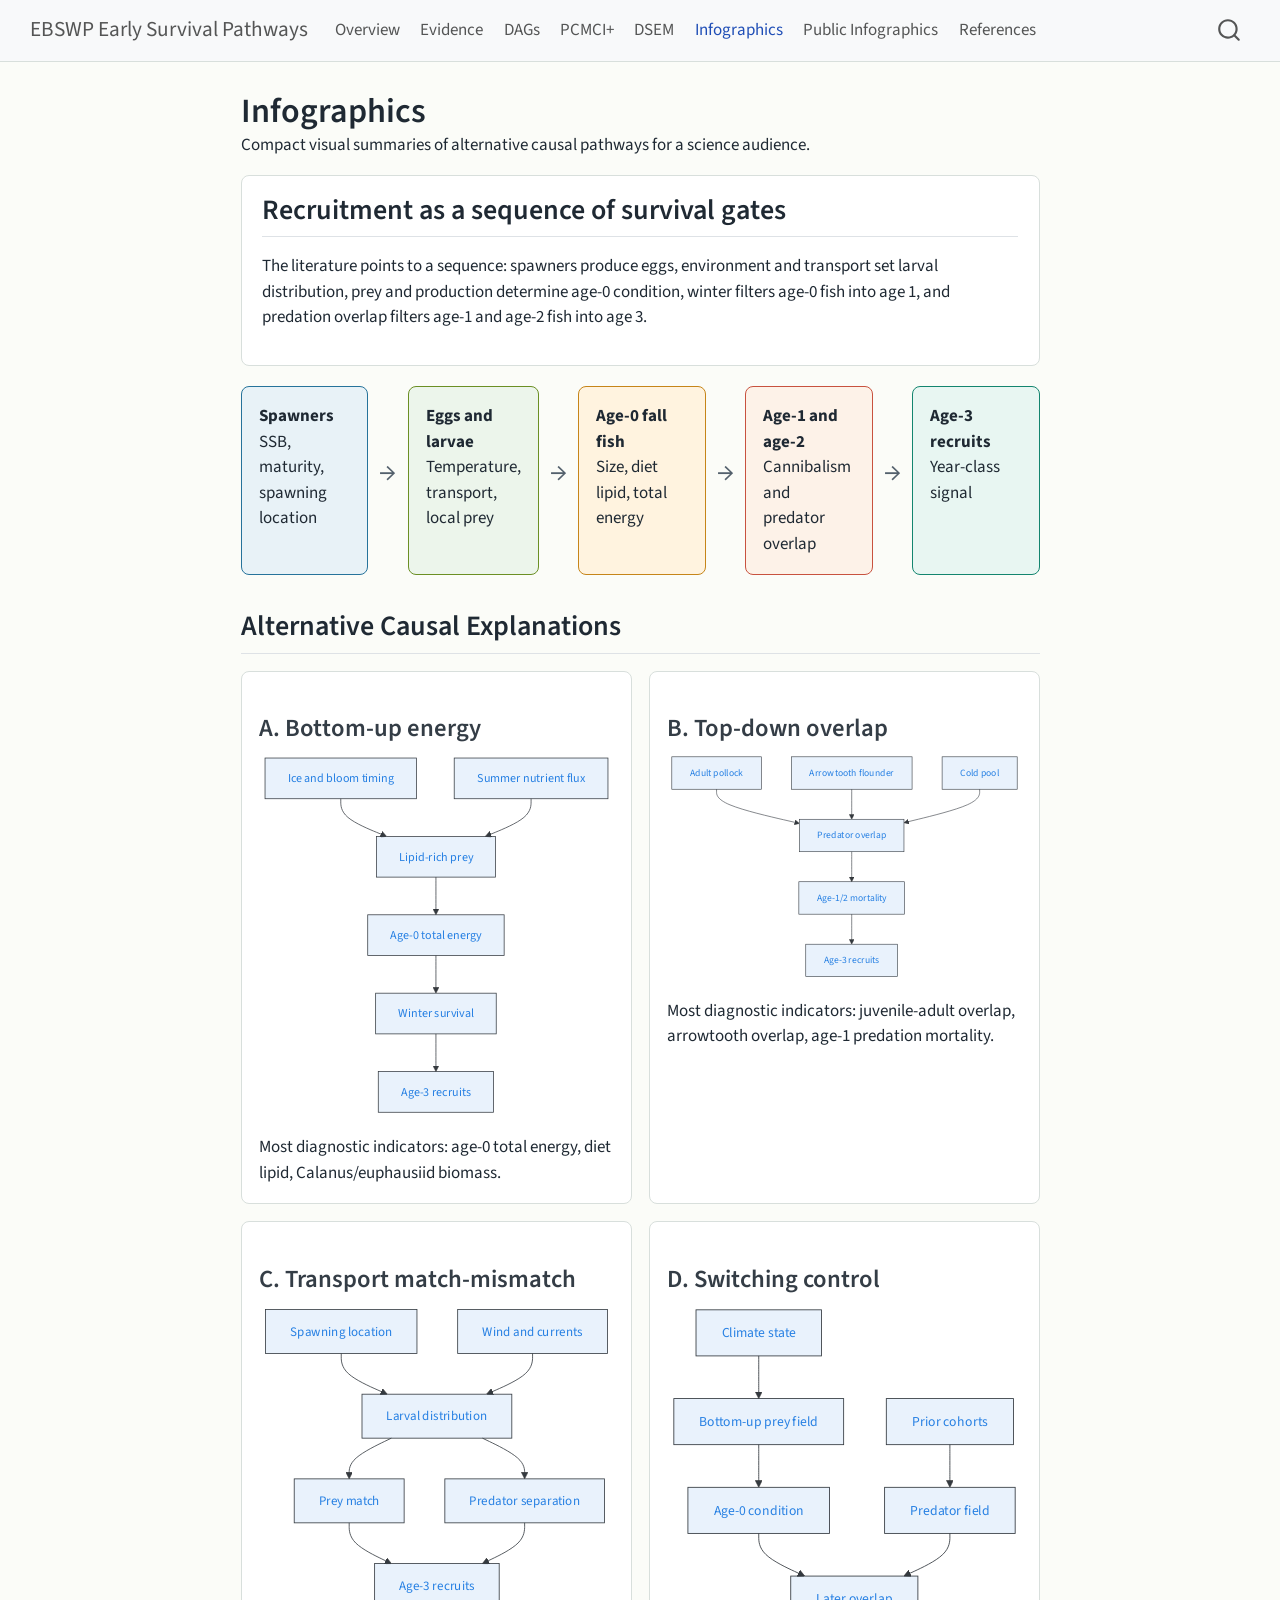
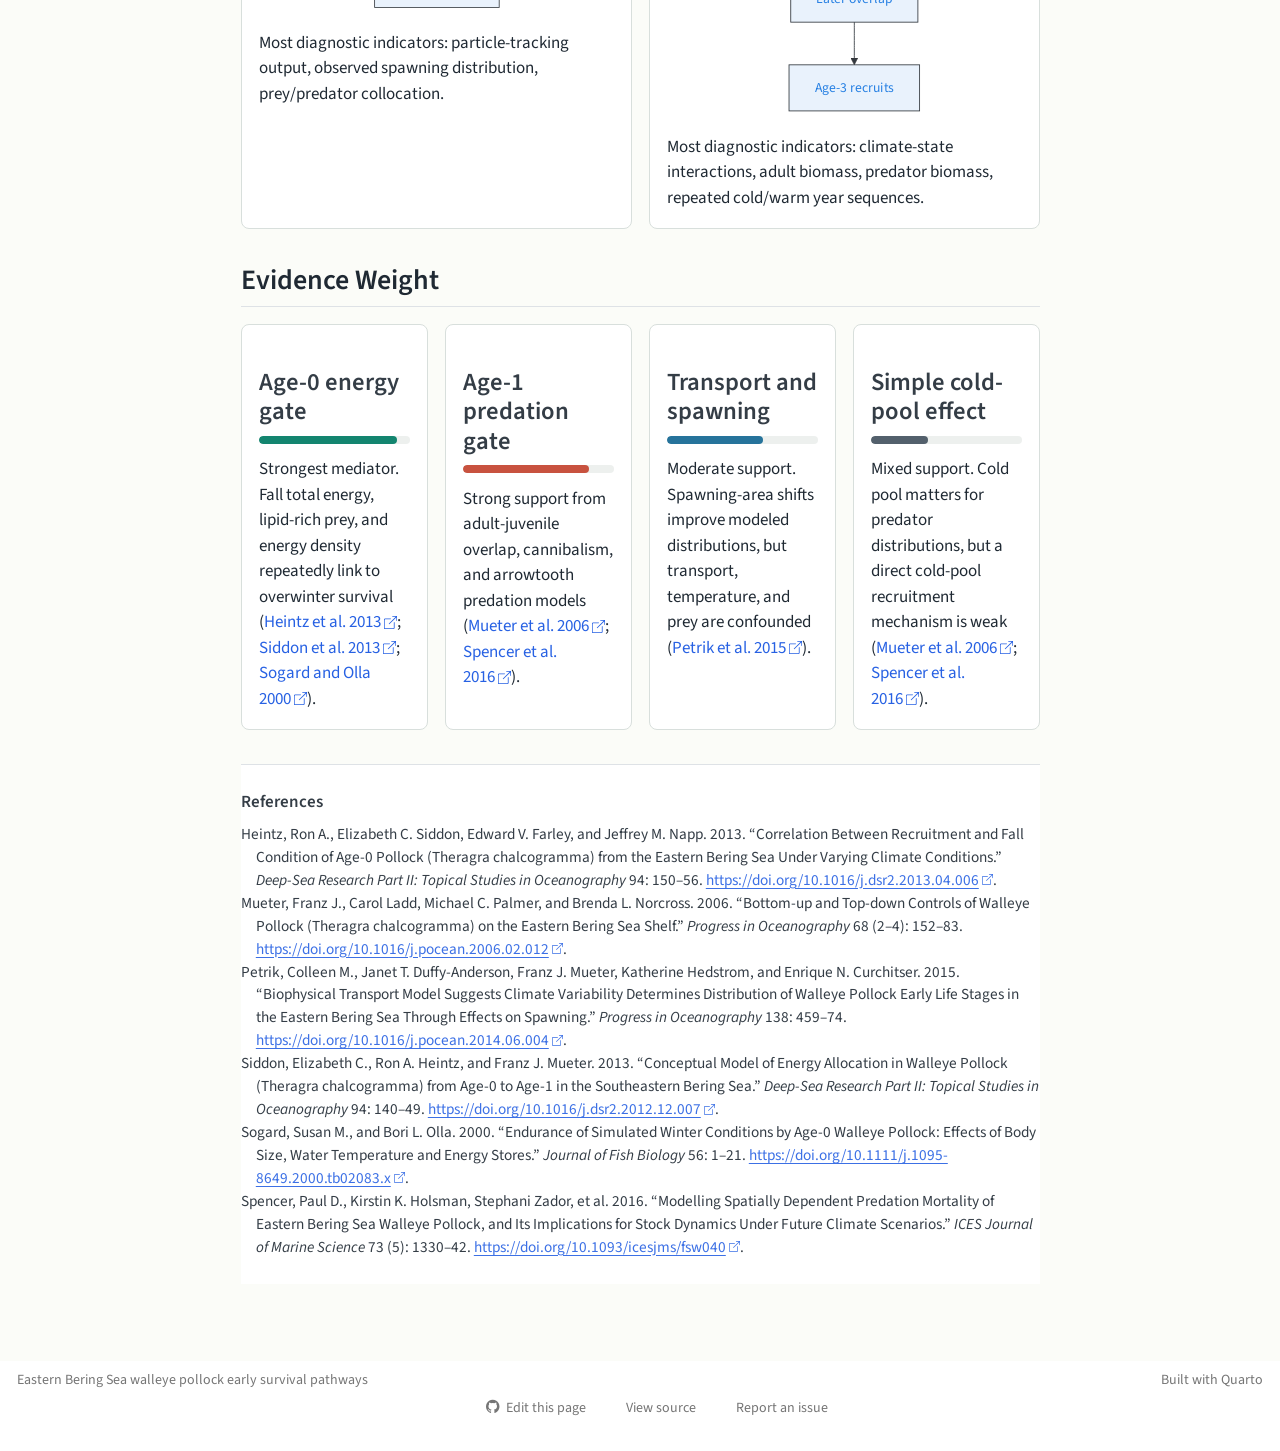
<file: docs/infographics.html>
<!DOCTYPE html>
<html xmlns="http://www.w3.org/1999/xhtml" lang="en" xml:lang="en"><head>

<meta charset="utf-8">
<meta name="generator" content="quarto-1.9.37">

<meta name="viewport" content="width=device-width, initial-scale=1.0, user-scalable=yes">

<meta name="description" content="Compact visual summaries of alternative causal pathways for a science audience.">

<title>Infographics – EBSWP Early Survival Pathways</title>
<style>
/* Default styles provided by pandoc.
** See https://pandoc.org/MANUAL.html#variables-for-html for config info.
*/
code{white-space: pre-wrap;}
span.smallcaps{font-variant: small-caps;}
div.columns{display: flex; gap: min(4vw, 1.5em);}
div.column{flex: auto; overflow-x: auto;}
div.hanging-indent{margin-left: 1.5em; text-indent: -1.5em;}
ul.task-list{list-style: none;}
ul.task-list li input[type="checkbox"] {
  width: 0.8em;
  margin: 0 0.8em 0.2em -1em; /* quarto-specific, see https://github.com/quarto-dev/quarto-cli/issues/4556 */ 
  vertical-align: middle;
}
/* CSS for citations */
div.csl-bib-body { }
div.csl-entry {
  clear: both;
}
.hanging-indent div.csl-entry {
  margin-left:2em;
  text-indent:-2em;
}
div.csl-left-margin {
  min-width:2em;
  float:left;
}
div.csl-right-inline {
  margin-left:2em;
  padding-left:1em;
}
div.csl-indent {
  margin-left: 2em;
}</style>


<script src="site_libs/quarto-nav/quarto-nav.js"></script>
<script src="site_libs/quarto-nav/headroom.min.js"></script>
<script src="site_libs/clipboard/clipboard.min.js"></script>
<script src="site_libs/quarto-search/autocomplete.umd.js"></script>
<script src="site_libs/quarto-search/fuse.min.js"></script>
<script src="site_libs/quarto-search/quarto-search.js"></script>
<meta name="quarto:offset" content="./">
<script src="site_libs/quarto-html/quarto.js" type="module"></script>
<script src="site_libs/quarto-html/tabsets/tabsets.js" type="module"></script>
<script src="site_libs/quarto-html/popper.min.js"></script>
<script src="site_libs/quarto-html/tippy.umd.min.js"></script>
<script src="site_libs/quarto-html/anchor.min.js"></script>
<link href="site_libs/quarto-html/tippy.css" rel="stylesheet">
<link href="site_libs/quarto-html/quarto-syntax-highlighting-7f8f88aac4f3542376d5c11b86a4c14d.css" rel="stylesheet" id="quarto-text-highlighting-styles">
<script src="site_libs/bootstrap/bootstrap.min.js"></script>
<link href="site_libs/bootstrap/bootstrap-icons.css" rel="stylesheet">
<link href="site_libs/bootstrap/bootstrap-158031087360bce0ff56dc785ce39e06.min.css" rel="stylesheet" append-hash="true" id="quarto-bootstrap" data-mode="light">
<script id="quarto-search-options" type="application/json">{
  "location": "navbar",
  "copy-button": false,
  "collapse-after": 3,
  "panel-placement": "end",
  "type": "overlay",
  "limit": 50,
  "keyboard-shortcut": [
    "f",
    "/",
    "s"
  ],
  "show-item-context": false,
  "language": {
    "search-no-results-text": "No results",
    "search-matching-documents-text": "matching documents",
    "search-copy-link-title": "Copy link to search",
    "search-hide-matches-text": "Hide additional matches",
    "search-more-match-text": "more match in this document",
    "search-more-matches-text": "more matches in this document",
    "search-clear-button-title": "Clear",
    "search-text-placeholder": "",
    "search-detached-cancel-button-title": "Cancel",
    "search-submit-button-title": "Submit",
    "search-label": "Search"
  }
}</script>
<style>html{ scroll-behavior: smooth; }</style>
<script src="site_libs/quarto-diagram/mermaid.min.js"></script>
<script src="site_libs/quarto-diagram/mermaid-init.js"></script>
<link href="site_libs/quarto-diagram/mermaid.css" rel="stylesheet">


<link rel="stylesheet" href="styles.css">
</head>

<body class="nav-fixed fullcontent quarto-light">

<div id="quarto-search-results"></div>
  <header id="quarto-header" class="headroom fixed-top">
    <nav class="navbar navbar-expand-lg " data-bs-theme="dark">
      <div class="navbar-container container-fluid">
      <div class="navbar-brand-container mx-auto">
    <a class="navbar-brand" href="./index.html">
    <span class="navbar-title">EBSWP Early Survival Pathways</span>
    </a>
  </div>
            <div id="quarto-search" class="" title="Search"></div>
          <button class="navbar-toggler" type="button" data-bs-toggle="collapse" data-bs-target="#navbarCollapse" aria-controls="navbarCollapse" role="menu" aria-expanded="false" aria-label="Toggle navigation" onclick="if (window.quartoToggleHeadroom) { window.quartoToggleHeadroom(); }">
  <span class="navbar-toggler-icon"></span>
</button>
          <div class="collapse navbar-collapse" id="navbarCollapse">
            <ul class="navbar-nav navbar-nav-scroll me-auto">
  <li class="nav-item">
    <a class="nav-link" href="./index.html"> 
<span class="menu-text">Overview</span></a>
  </li>  
  <li class="nav-item">
    <a class="nav-link" href="./evidence.html"> 
<span class="menu-text">Evidence</span></a>
  </li>  
  <li class="nav-item">
    <a class="nav-link" href="./dags.html"> 
<span class="menu-text">DAGs</span></a>
  </li>  
  <li class="nav-item">
    <a class="nav-link" href="./pcmci.html"> 
<span class="menu-text">PCMCI+</span></a>
  </li>  
  <li class="nav-item">
    <a class="nav-link" href="./dsem.html"> 
<span class="menu-text">DSEM</span></a>
  </li>  
  <li class="nav-item">
    <a class="nav-link active" href="./infographics.html" aria-current="page"> 
<span class="menu-text">Infographics</span></a>
  </li>  
  <li class="nav-item">
    <a class="nav-link" href="./public-infographics.html"> 
<span class="menu-text">Public Infographics</span></a>
  </li>  
  <li class="nav-item">
    <a class="nav-link" href="./references.html"> 
<span class="menu-text">References</span></a>
  </li>  
</ul>
          </div> <!-- /navcollapse -->
            <div class="quarto-navbar-tools">
</div>
      </div> <!-- /container-fluid -->
    </nav>
</header>
<!-- content -->
<div id="quarto-content" class="quarto-container page-columns page-rows-contents page-layout-article page-navbar">
<!-- sidebar -->
<!-- margin-sidebar -->
    
<!-- main -->
<main class="content" id="quarto-document-content">

<header id="title-block-header" class="quarto-title-block default">
<div class="quarto-title">
<h1 class="title">Infographics</h1>
</div>

<div>
  <div class="description">
    Compact visual summaries of alternative causal pathways for a science audience.
  </div>
</div>


<div class="quarto-title-meta">

    
  
    
  </div>
  


</header>


<section id="recruitment-as-a-sequence-of-survival-gates" class="level2 hero-panel">
<h2 class="anchored" data-anchor-id="recruitment-as-a-sequence-of-survival-gates">Recruitment as a sequence of survival gates</h2>
<p>The literature points to a sequence: spawners produce eggs, environment and transport set larval distribution, prey and production determine age-0 condition, winter filters age-0 fish into age 1, and predation overlap filters age-1 and age-2 fish into age 3.</p>
</section>
<div class="stage-strip">
<div class="stage-card physical">
<p><strong>Spawners</strong></p>
<p>SSB, maturity, spawning location</p>
</div>
<div class="arrow-card">
<p>→</p>
</div>
<div class="stage-card prey">
<p><strong>Eggs and larvae</strong></p>
<p>Temperature, transport, local prey</p>
</div>
<div class="arrow-card">
<p>→</p>
</div>
<div class="stage-card condition">
<p><strong>Age-0 fall fish</strong></p>
<p>Size, diet lipid, total energy</p>
</div>
<div class="arrow-card">
<p>→</p>
</div>
<div class="stage-card predation">
<p><strong>Age-1 and age-2</strong></p>
<p>Cannibalism and predator overlap</p>
</div>
<div class="arrow-card">
<p>→</p>
</div>
<div class="stage-card survival">
<p><strong>Age-3 recruits</strong></p>
<p>Year-class signal</p>
</div>
</div>
<section id="alternative-causal-explanations" class="level2">
<h2 class="anchored" data-anchor-id="alternative-causal-explanations">Alternative Causal Explanations</h2>
<div class="alt-grid">
<section id="a.-bottom-up-energy" class="level3 alt-card">
<h3 class="anchored" data-anchor-id="a.-bottom-up-energy">A. Bottom-up energy</h3>
<div class="cell" data-layout-align="default">
<div class="cell-output-display">
<div>
<p></p><figure class="figure"><p></p>
<div>
<pre class="mermaid mermaid-js">flowchart TB
  Ice["Ice and bloom timing"] --&gt; Prey["Lipid-rich prey"]
  Mix["Summer nutrient flux"] --&gt; Prey
  Prey --&gt; Energy["Age-0 total energy"]
  Energy --&gt; Winter["Winter survival"]
  Winter --&gt; R["Age-3 recruits"]
</pre>
</div>
<p></p></figure><p></p>
</div>
</div>
</div>
<p>Most diagnostic indicators: age-0 total energy, diet lipid, Calanus/euphausiid biomass.</p>
</section>
<section id="b.-top-down-overlap" class="level3 alt-card">
<h3 class="anchored" data-anchor-id="b.-top-down-overlap">B. Top-down overlap</h3>
<div class="cell" data-layout-align="default">
<div class="cell-output-display">
<div>
<p></p><figure class="figure"><p></p>
<div>
<pre class="mermaid mermaid-js">flowchart TB
  Adults["Adult pollock"] --&gt; Overlap["Predator overlap"]
  Arrow["Arrowtooth flounder"] --&gt; Overlap
  Cold["Cold pool"] --&gt; Overlap
  Overlap --&gt; Mort["Age-1/2 mortality"]
  Mort --&gt; R["Age-3 recruits"]
</pre>
</div>
<p></p></figure><p></p>
</div>
</div>
</div>
<p>Most diagnostic indicators: juvenile-adult overlap, arrowtooth overlap, age-1 predation mortality.</p>
</section>
<section id="c.-transport-match-mismatch" class="level3 alt-card">
<h3 class="anchored" data-anchor-id="c.-transport-match-mismatch">C. Transport match-mismatch</h3>
<div class="cell" data-layout-align="default">
<div class="cell-output-display">
<div>
<p></p><figure class="figure"><p></p>
<div>
<pre class="mermaid mermaid-js">flowchart TB
  Spawn["Spawning location"] --&gt; Dist["Larval distribution"]
  Wind["Wind and currents"] --&gt; Dist
  Dist --&gt; Match["Prey match"]
  Dist --&gt; Refuge["Predator separation"]
  Match --&gt; R["Age-3 recruits"]
  Refuge --&gt; R
</pre>
</div>
<p></p></figure><p></p>
</div>
</div>
</div>
<p>Most diagnostic indicators: particle-tracking output, observed spawning distribution, prey/predator collocation.</p>
</section>
<section id="d.-switching-control" class="level3 alt-card">
<h3 class="anchored" data-anchor-id="d.-switching-control">D. Switching control</h3>
<div class="cell" data-layout-align="default">
<div class="cell-output-display">
<div>
<p></p><figure class="figure"><p></p>
<div>
<pre class="mermaid mermaid-js">flowchart TB
  Climate["Climate state"] --&gt; Prey["Bottom-up prey field"]
  Prey --&gt; Age0["Age-0 condition"]
  Prior["Prior cohorts"] --&gt; Pred["Predator field"]
  Age0 --&gt; Overlap["Later overlap"]
  Pred --&gt; Overlap
  Overlap --&gt; R["Age-3 recruits"]
</pre>
</div>
<p></p></figure><p></p>
</div>
</div>
</div>
<p>Most diagnostic indicators: climate-state interactions, adult biomass, predator biomass, repeated cold/warm year sequences.</p>
</section>
</div>
</section>
<section id="evidence-weight" class="level2">
<h2 class="anchored" data-anchor-id="evidence-weight">Evidence Weight</h2>
<div class="evidence-grid">
<section id="age-0-energy-gate" class="level3 evidence-card">
<h3 class="anchored" data-anchor-id="age-0-energy-gate">Age-0 energy gate</h3>
<div class="bar energy">

</div>
<p>Strongest mediator. Fall total energy, lipid-rich prey, and energy density repeatedly link to overwinter survival <span class="citation" data-cites="heintz2013 siddon2013 sogard2000">(<a href="#ref-heintz2013" role="doc-biblioref">Heintz et al. 2013</a>; <a href="#ref-siddon2013" role="doc-biblioref">Siddon et al. 2013</a>; <a href="#ref-sogard2000" role="doc-biblioref">Sogard and Olla 2000</a>)</span>.</p>
</section>
<section id="age-1-predation-gate" class="level3 evidence-card">
<h3 class="anchored" data-anchor-id="age-1-predation-gate">Age-1 predation gate</h3>
<div class="bar pred">

</div>
<p>Strong support from adult-juvenile overlap, cannibalism, and arrowtooth predation models <span class="citation" data-cites="mueter2006 spencer2016">(<a href="#ref-mueter2006" role="doc-biblioref">Mueter et al. 2006</a>; <a href="#ref-spencer2016" role="doc-biblioref">Spencer et al. 2016</a>)</span>.</p>
</section>
<section id="transport-and-spawning" class="level3 evidence-card">
<h3 class="anchored" data-anchor-id="transport-and-spawning">Transport and spawning</h3>
<div class="bar transport">

</div>
<p>Moderate support. Spawning-area shifts improve modeled distributions, but transport, temperature, and prey are confounded <span class="citation" data-cites="petrik2015">(<a href="#ref-petrik2015" role="doc-biblioref">Petrik et al. 2015</a>)</span>.</p>
</section>
<section id="simple-cold-pool-effect" class="level3 evidence-card">
<h3 class="anchored" data-anchor-id="simple-cold-pool-effect">Simple cold-pool effect</h3>
<div class="bar cold">

</div>
<p>Mixed support. Cold pool matters for predator distributions, but a direct cold-pool recruitment mechanism is weak <span class="citation" data-cites="mueter2006 spencer2016">(<a href="#ref-mueter2006" role="doc-biblioref">Mueter et al. 2006</a>; <a href="#ref-spencer2016" role="doc-biblioref">Spencer et al. 2016</a>)</span>.</p>
</section>
</div>



</section>

<div id="quarto-appendix" class="default"><section class="quarto-appendix-contents" role="doc-bibliography" id="quarto-bibliography"><h2 class="anchored quarto-appendix-heading">References</h2><div id="refs" class="references csl-bib-body hanging-indent" role="list">
<div id="ref-heintz2013" class="csl-entry" role="listitem">
Heintz, Ron A., Elizabeth C. Siddon, Edward V. Farley, and Jeffrey M. Napp. 2013. <span>“Correlation Between Recruitment and Fall Condition of Age-0 Pollock (<span class="nocase">Theragra chalcogramma</span>) from the Eastern Bering Sea Under Varying Climate Conditions.”</span> <em>Deep-Sea Research Part II: Topical Studies in Oceanography</em> 94: 150–56. <a href="https://doi.org/10.1016/j.dsr2.2013.04.006">https://doi.org/10.1016/j.dsr2.2013.04.006</a>.
</div>
<div id="ref-mueter2006" class="csl-entry" role="listitem">
Mueter, Franz J., Carol Ladd, Michael C. Palmer, and Brenda L. Norcross. 2006. <span>“Bottom-up and Top-down Controls of Walleye Pollock (<span class="nocase">Theragra chalcogramma</span>) on the Eastern Bering Sea Shelf.”</span> <em>Progress in Oceanography</em> 68 (2–4): 152–83. <a href="https://doi.org/10.1016/j.pocean.2006.02.012">https://doi.org/10.1016/j.pocean.2006.02.012</a>.
</div>
<div id="ref-petrik2015" class="csl-entry" role="listitem">
Petrik, Colleen M., Janet T. Duffy-Anderson, Franz J. Mueter, Katherine Hedstrom, and Enrique N. Curchitser. 2015. <span>“Biophysical Transport Model Suggests Climate Variability Determines Distribution of Walleye Pollock Early Life Stages in the Eastern Bering Sea Through Effects on Spawning.”</span> <em>Progress in Oceanography</em> 138: 459–74. <a href="https://doi.org/10.1016/j.pocean.2014.06.004">https://doi.org/10.1016/j.pocean.2014.06.004</a>.
</div>
<div id="ref-siddon2013" class="csl-entry" role="listitem">
Siddon, Elizabeth C., Ron A. Heintz, and Franz J. Mueter. 2013. <span>“Conceptual Model of Energy Allocation in Walleye Pollock (<span class="nocase">Theragra chalcogramma</span>) from Age-0 to Age-1 in the Southeastern Bering Sea.”</span> <em>Deep-Sea Research Part II: Topical Studies in Oceanography</em> 94: 140–49. <a href="https://doi.org/10.1016/j.dsr2.2012.12.007">https://doi.org/10.1016/j.dsr2.2012.12.007</a>.
</div>
<div id="ref-sogard2000" class="csl-entry" role="listitem">
Sogard, Susan M., and Bori L. Olla. 2000. <span>“Endurance of Simulated Winter Conditions by Age-0 Walleye Pollock: Effects of Body Size, Water Temperature and Energy Stores.”</span> <em>Journal of Fish Biology</em> 56: 1–21. <a href="https://doi.org/10.1111/j.1095-8649.2000.tb02083.x">https://doi.org/10.1111/j.1095-8649.2000.tb02083.x</a>.
</div>
<div id="ref-spencer2016" class="csl-entry" role="listitem">
Spencer, Paul D., Kirstin K. Holsman, Stephani Zador, et al. 2016. <span>“Modelling Spatially Dependent Predation Mortality of Eastern Bering Sea Walleye Pollock, and Its Implications for Stock Dynamics Under Future Climate Scenarios.”</span> <em>ICES Journal of Marine Science</em> 73 (5): 1330–42. <a href="https://doi.org/10.1093/icesjms/fsw040">https://doi.org/10.1093/icesjms/fsw040</a>.
</div>
</div></section></div></main> <!-- /main -->
<script id="quarto-html-after-body" type="application/javascript">
  window.document.addEventListener("DOMContentLoaded", function (event) {
    const icon = "";
    const anchorJS = new window.AnchorJS();
    anchorJS.options = {
      placement: 'right',
      icon: icon
    };
    anchorJS.add('.anchored');
    const isCodeAnnotation = (el) => {
      for (const clz of el.classList) {
        if (clz.startsWith('code-annotation-')) {                     
          return true;
        }
      }
      return false;
    }
    const onCopySuccess = function(e) {
      // button target
      const button = e.trigger;
      // don't keep focus
      button.blur();
      // flash "checked"
      button.classList.add('code-copy-button-checked');
      var currentTitle = button.getAttribute("title");
      button.setAttribute("title", "Copied!");
      let tooltip;
      if (window.bootstrap) {
        button.setAttribute("data-bs-toggle", "tooltip");
        button.setAttribute("data-bs-placement", "left");
        button.setAttribute("data-bs-title", "Copied!");
        tooltip = new bootstrap.Tooltip(button, 
          { trigger: "manual", 
            customClass: "code-copy-button-tooltip",
            offset: [0, -8]});
        tooltip.show();    
      }
      setTimeout(function() {
        if (tooltip) {
          tooltip.hide();
          button.removeAttribute("data-bs-title");
          button.removeAttribute("data-bs-toggle");
          button.removeAttribute("data-bs-placement");
        }
        button.setAttribute("title", currentTitle);
        button.classList.remove('code-copy-button-checked');
      }, 1000);
      // clear code selection
      e.clearSelection();
    }
    const getTextToCopy = function(trigger) {
      const outerScaffold = trigger.parentElement.cloneNode(true);
      const codeEl = outerScaffold.querySelector('code');
      for (const childEl of codeEl.children) {
        if (isCodeAnnotation(childEl)) {
          childEl.remove();
        }
      }
      return codeEl.innerText;
    }
    const clipboard = new window.ClipboardJS('.code-copy-button:not([data-in-quarto-modal])', {
      text: getTextToCopy
    });
    clipboard.on('success', onCopySuccess);
    if (window.document.getElementById('quarto-embedded-source-code-modal')) {
      const clipboardModal = new window.ClipboardJS('.code-copy-button[data-in-quarto-modal]', {
        text: getTextToCopy,
        container: window.document.getElementById('quarto-embedded-source-code-modal')
      });
      clipboardModal.on('success', onCopySuccess);
    }
      var localhostRegex = new RegExp(/^(?:http|https):\/\/localhost\:?[0-9]*\//);
      var mailtoRegex = new RegExp(/^mailto:/);
        var filterRegex = new RegExp("https:\/\/afsc-assessments\.github\.io\/ebswp_esp\/");
      var isInternal = (href) => {
          return filterRegex.test(href) || localhostRegex.test(href) || mailtoRegex.test(href);
      }
      // Inspect non-navigation links and adorn them if external
     var links = window.document.querySelectorAll('a[href]:not(.nav-link):not(.navbar-brand):not(.toc-action):not(.sidebar-link):not(.sidebar-item-toggle):not(.pagination-link):not(.no-external):not([aria-hidden]):not(.dropdown-item):not(.quarto-navigation-tool):not(.about-link)');
      for (var i=0; i<links.length; i++) {
        const link = links[i];
        if (!isInternal(link.href)) {
          // undo the damage that might have been done by quarto-nav.js in the case of
          // links that we want to consider external
          if (link.dataset.originalHref !== undefined) {
            link.href = link.dataset.originalHref;
          }
            // target, if specified
            link.setAttribute("target", "_blank");
            if (link.getAttribute("rel") === null) {
              link.setAttribute("rel", "noopener");
            }
            // default icon
            link.classList.add("external");
        }
      }
    function tippyHover(el, contentFn, onTriggerFn, onUntriggerFn) {
      const config = {
        allowHTML: true,
        maxWidth: 500,
        delay: 100,
        arrow: false,
        appendTo: function(el) {
            return el.parentElement;
        },
        interactive: true,
        interactiveBorder: 10,
        theme: 'quarto',
        placement: 'bottom-start',
      };
      if (contentFn) {
        config.content = contentFn;
      }
      if (onTriggerFn) {
        config.onTrigger = onTriggerFn;
      }
      if (onUntriggerFn) {
        config.onUntrigger = onUntriggerFn;
      }
      window.tippy(el, config); 
    }
    const noterefs = window.document.querySelectorAll('a[role="doc-noteref"]');
    for (var i=0; i<noterefs.length; i++) {
      const ref = noterefs[i];
      tippyHover(ref, function() {
        // use id or data attribute instead here
        let href = ref.getAttribute('data-footnote-href') || ref.getAttribute('href');
        try { href = new URL(href).hash; } catch {}
        const id = href.replace(/^#\/?/, "");
        const note = window.document.getElementById(id);
        if (note) {
          return note.innerHTML;
        } else {
          return "";
        }
      });
    }
    const xrefs = window.document.querySelectorAll('a.quarto-xref');
    const processXRef = (id, note) => {
      // Strip column container classes
      const stripColumnClz = (el) => {
        el.classList.remove("page-full", "page-columns");
        if (el.children) {
          for (const child of el.children) {
            stripColumnClz(child);
          }
        }
      }
      stripColumnClz(note)
      if (id === null || id.startsWith('sec-')) {
        // Special case sections, only their first couple elements
        const container = document.createElement("div");
        if (note.children && note.children.length > 2) {
          container.appendChild(note.children[0].cloneNode(true));
          for (let i = 1; i < note.children.length; i++) {
            const child = note.children[i];
            if (child.tagName === "P" && child.innerText === "") {
              continue;
            } else {
              container.appendChild(child.cloneNode(true));
              break;
            }
          }
          if (window.Quarto?.typesetMath) {
            window.Quarto.typesetMath(container);
          }
          return container.innerHTML
        } else {
          if (window.Quarto?.typesetMath) {
            window.Quarto.typesetMath(note);
          }
          return note.innerHTML;
        }
      } else {
        // Remove any anchor links if they are present
        const anchorLink = note.querySelector('a.anchorjs-link');
        if (anchorLink) {
          anchorLink.remove();
        }
        if (window.Quarto?.typesetMath) {
          window.Quarto.typesetMath(note);
        }
        if (note.classList.contains("callout")) {
          return note.outerHTML;
        } else {
          return note.innerHTML;
        }
      }
    }
    for (var i=0; i<xrefs.length; i++) {
      const xref = xrefs[i];
      tippyHover(xref, undefined, function(instance) {
        instance.disable();
        let url = xref.getAttribute('href');
        let hash = undefined; 
        if (url.startsWith('#')) {
          hash = url;
        } else {
          try { hash = new URL(url).hash; } catch {}
        }
        if (hash) {
          const id = hash.replace(/^#\/?/, "");
          const note = window.document.getElementById(id);
          if (note !== null) {
            try {
              const html = processXRef(id, note.cloneNode(true));
              instance.setContent(html);
            } finally {
              instance.enable();
              instance.show();
            }
          } else {
            // See if we can fetch this
            fetch(url.split('#')[0])
            .then(res => res.text())
            .then(html => {
              const parser = new DOMParser();
              const htmlDoc = parser.parseFromString(html, "text/html");
              const note = htmlDoc.getElementById(id);
              if (note !== null) {
                const html = processXRef(id, note);
                instance.setContent(html);
              } 
            }).finally(() => {
              instance.enable();
              instance.show();
            });
          }
        } else {
          // See if we can fetch a full url (with no hash to target)
          // This is a special case and we should probably do some content thinning / targeting
          fetch(url)
          .then(res => res.text())
          .then(html => {
            const parser = new DOMParser();
            const htmlDoc = parser.parseFromString(html, "text/html");
            const note = htmlDoc.querySelector('main.content');
            if (note !== null) {
              // This should only happen for chapter cross references
              // (since there is no id in the URL)
              // remove the first header
              if (note.children.length > 0 && note.children[0].tagName === "HEADER") {
                note.children[0].remove();
              }
              const html = processXRef(null, note);
              instance.setContent(html);
            } 
          }).finally(() => {
            instance.enable();
            instance.show();
          });
        }
      }, function(instance) {
      });
    }
        let selectedAnnoteEl;
        const selectorForAnnotation = ( cell, annotation) => {
          let cellAttr = 'data-code-cell="' + cell + '"';
          let lineAttr = 'data-code-annotation="' +  annotation + '"';
          const selector = 'span[' + cellAttr + '][' + lineAttr + ']';
          return selector;
        }
        const selectCodeLines = (annoteEl) => {
          const doc = window.document;
          const targetCell = annoteEl.getAttribute("data-target-cell");
          const targetAnnotation = annoteEl.getAttribute("data-target-annotation");
          const annoteSpan = window.document.querySelector(selectorForAnnotation(targetCell, targetAnnotation));
          const lines = annoteSpan.getAttribute("data-code-lines").split(",");
          const lineIds = lines.map((line) => {
            return targetCell + "-" + line;
          })
          let top = null;
          let height = null;
          let parent = null;
          if (lineIds.length > 0) {
              //compute the position of the single el (top and bottom and make a div)
              const el = window.document.getElementById(lineIds[0]);
              top = el.offsetTop;
              height = el.offsetHeight;
              parent = el.parentElement.parentElement;
            if (lineIds.length > 1) {
              const lastEl = window.document.getElementById(lineIds[lineIds.length - 1]);
              const bottom = lastEl.offsetTop + lastEl.offsetHeight;
              height = bottom - top;
            }
            if (top !== null && height !== null && parent !== null) {
              // cook up a div (if necessary) and position it 
              let div = window.document.getElementById("code-annotation-line-highlight");
              if (div === null) {
                div = window.document.createElement("div");
                div.setAttribute("id", "code-annotation-line-highlight");
                div.style.position = 'absolute';
                parent.appendChild(div);
              }
              div.style.top = top - 2 + "px";
              div.style.height = height + 4 + "px";
              div.style.left = 0;
              let gutterDiv = window.document.getElementById("code-annotation-line-highlight-gutter");
              if (gutterDiv === null) {
                gutterDiv = window.document.createElement("div");
                gutterDiv.setAttribute("id", "code-annotation-line-highlight-gutter");
                gutterDiv.style.position = 'absolute';
                const codeCell = window.document.getElementById(targetCell);
                const gutter = codeCell.querySelector('.code-annotation-gutter');
                gutter.appendChild(gutterDiv);
              }
              gutterDiv.style.top = top - 2 + "px";
              gutterDiv.style.height = height + 4 + "px";
            }
            selectedAnnoteEl = annoteEl;
          }
        };
        const unselectCodeLines = () => {
          const elementsIds = ["code-annotation-line-highlight", "code-annotation-line-highlight-gutter"];
          elementsIds.forEach((elId) => {
            const div = window.document.getElementById(elId);
            if (div) {
              div.remove();
            }
          });
          selectedAnnoteEl = undefined;
        };
          // Handle positioning of the toggle
      window.addEventListener(
        "resize",
        throttle(() => {
          elRect = undefined;
          if (selectedAnnoteEl) {
            selectCodeLines(selectedAnnoteEl);
          }
        }, 10)
      );
      function throttle(fn, ms) {
      let throttle = false;
      let timer;
        return (...args) => {
          if(!throttle) { // first call gets through
              fn.apply(this, args);
              throttle = true;
          } else { // all the others get throttled
              if(timer) clearTimeout(timer); // cancel #2
              timer = setTimeout(() => {
                fn.apply(this, args);
                timer = throttle = false;
              }, ms);
          }
        };
      }
        // Attach click handler to the DT
        const annoteDls = window.document.querySelectorAll('dt[data-target-cell]');
        for (const annoteDlNode of annoteDls) {
          annoteDlNode.addEventListener('click', (event) => {
            const clickedEl = event.target;
            if (clickedEl !== selectedAnnoteEl) {
              unselectCodeLines();
              const activeEl = window.document.querySelector('dt[data-target-cell].code-annotation-active');
              if (activeEl) {
                activeEl.classList.remove('code-annotation-active');
              }
              selectCodeLines(clickedEl);
              clickedEl.classList.add('code-annotation-active');
            } else {
              // Unselect the line
              unselectCodeLines();
              clickedEl.classList.remove('code-annotation-active');
            }
          });
        }
    const findCites = (el) => {
      const parentEl = el.parentElement;
      if (parentEl) {
        const cites = parentEl.dataset.cites;
        if (cites) {
          return {
            el,
            cites: cites.split(' ')
          };
        } else {
          return findCites(el.parentElement)
        }
      } else {
        return undefined;
      }
    };
    var bibliorefs = window.document.querySelectorAll('a[role="doc-biblioref"]');
    for (var i=0; i<bibliorefs.length; i++) {
      const ref = bibliorefs[i];
      const citeInfo = findCites(ref);
      if (citeInfo) {
        tippyHover(citeInfo.el, function() {
          var popup = window.document.createElement('div');
          citeInfo.cites.forEach(function(cite) {
            var citeDiv = window.document.createElement('div');
            citeDiv.classList.add('hanging-indent');
            citeDiv.classList.add('csl-entry');
            var biblioDiv = window.document.getElementById('ref-' + cite);
            if (biblioDiv) {
              citeDiv.innerHTML = biblioDiv.innerHTML;
            }
            popup.appendChild(citeDiv);
          });
          return popup.innerHTML;
        });
      }
    }
  });
  </script>
</div> <!-- /content -->
<footer class="footer">
  <div class="nav-footer">
    <div class="nav-footer-left">
<p>Eastern Bering Sea walleye pollock early survival pathways</p>
</div>   
    <div class="nav-footer-center">
      &nbsp;
    <div class="toc-actions"><ul><li><a href="https://github.com/afsc-assessments/ebswp_esp/edit/main/infographics.qmd" class="toc-action"><i class="bi bi-github"></i>Edit this page</a></li><li><a href="https://github.com/afsc-assessments/ebswp_esp/blob/main/infographics.qmd" class="toc-action"><i class="bi empty"></i>View source</a></li><li><a href="https://github.com/afsc-assessments/ebswp_esp/issues/new" class="toc-action"><i class="bi empty"></i>Report an issue</a></li></ul></div></div>
    <div class="nav-footer-right">
<p>Built with Quarto</p>
</div>
  </div>
</footer>




<script src="site_libs/quarto-html/zenscroll-min.js"></script>
</body></html>
</file>
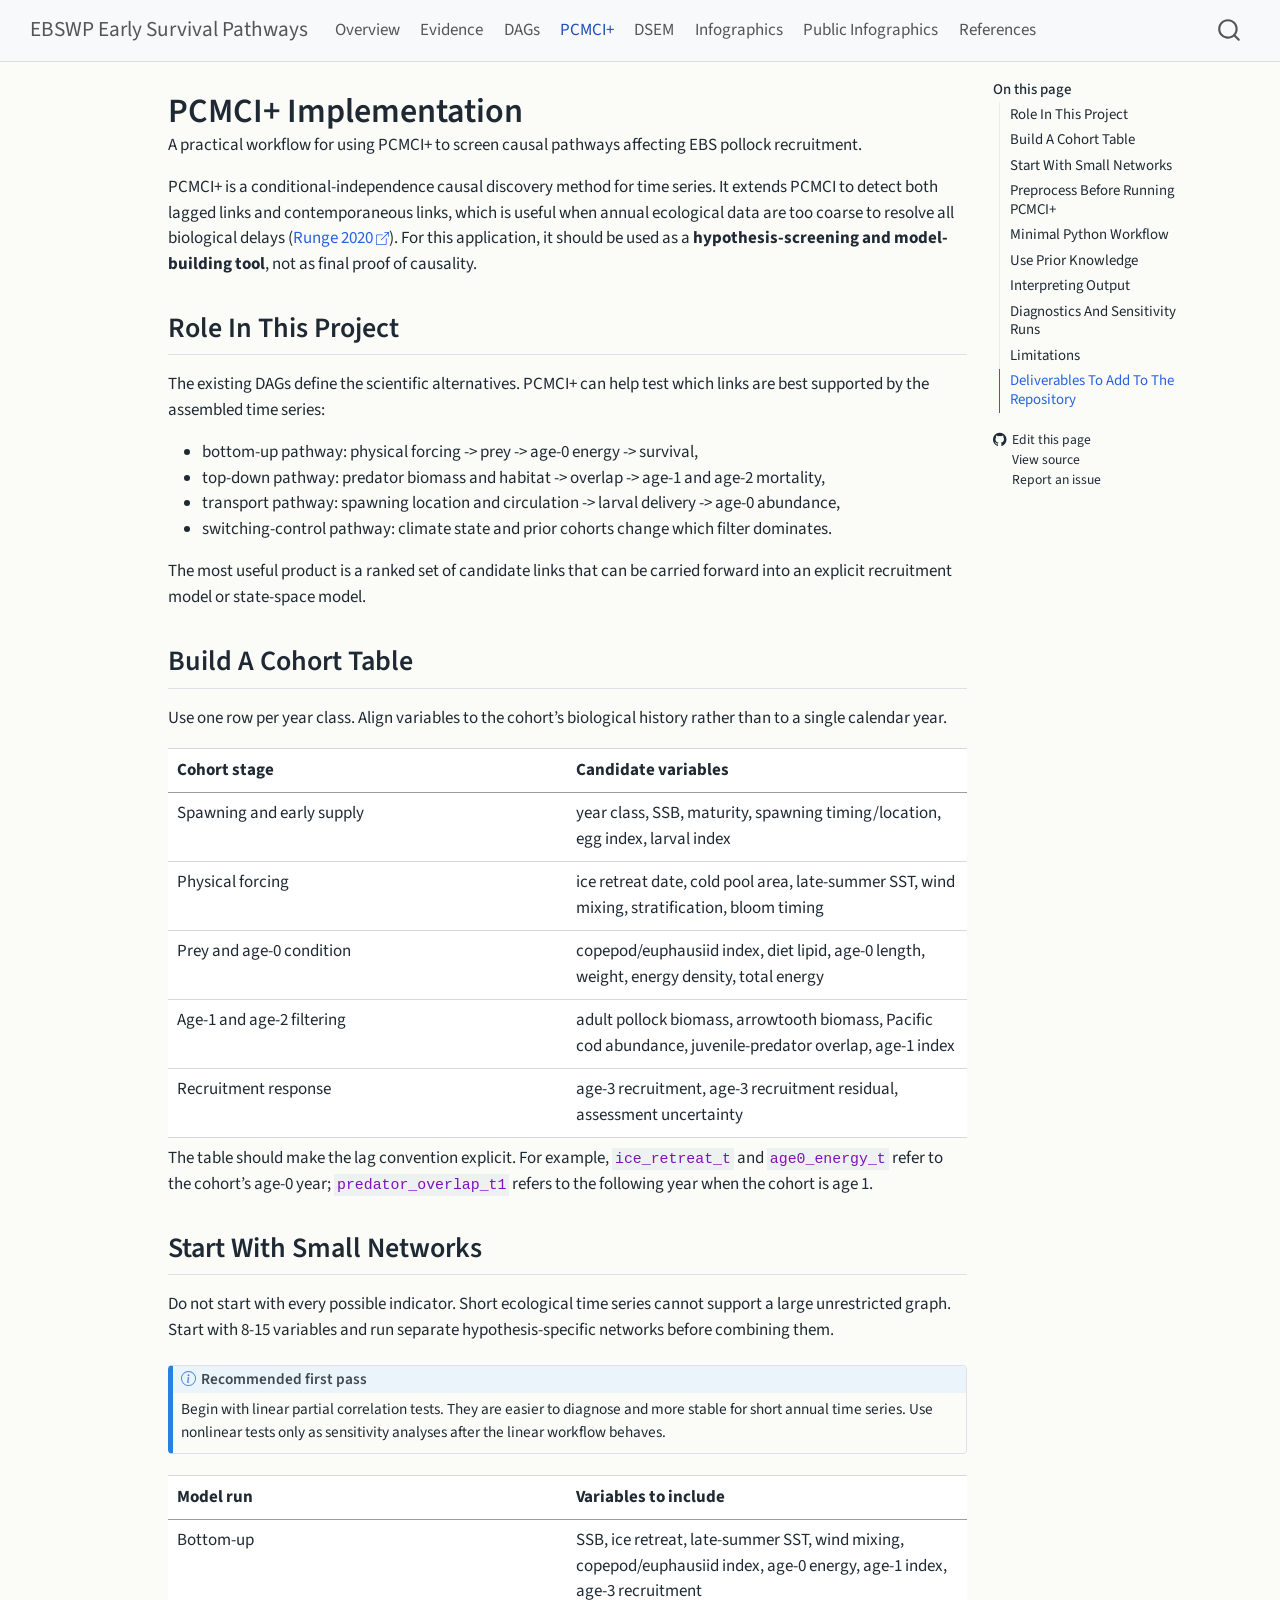
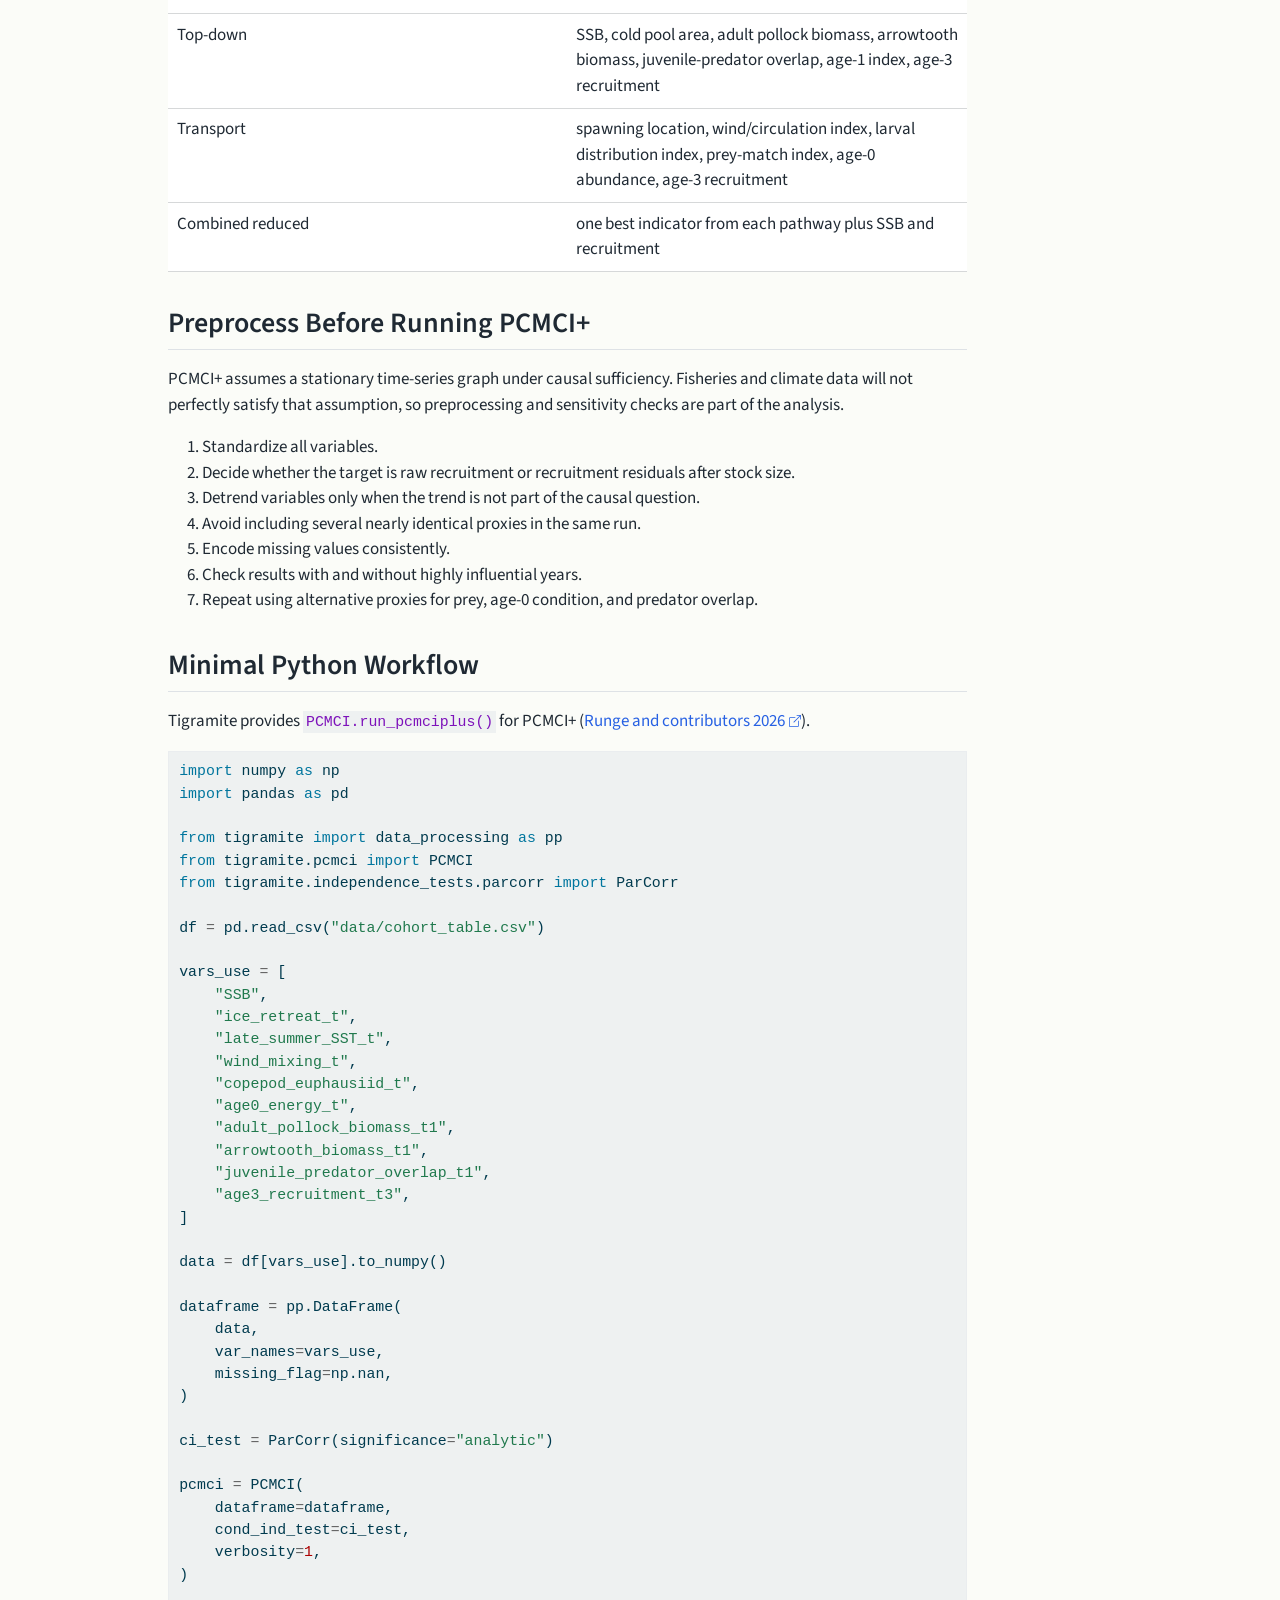
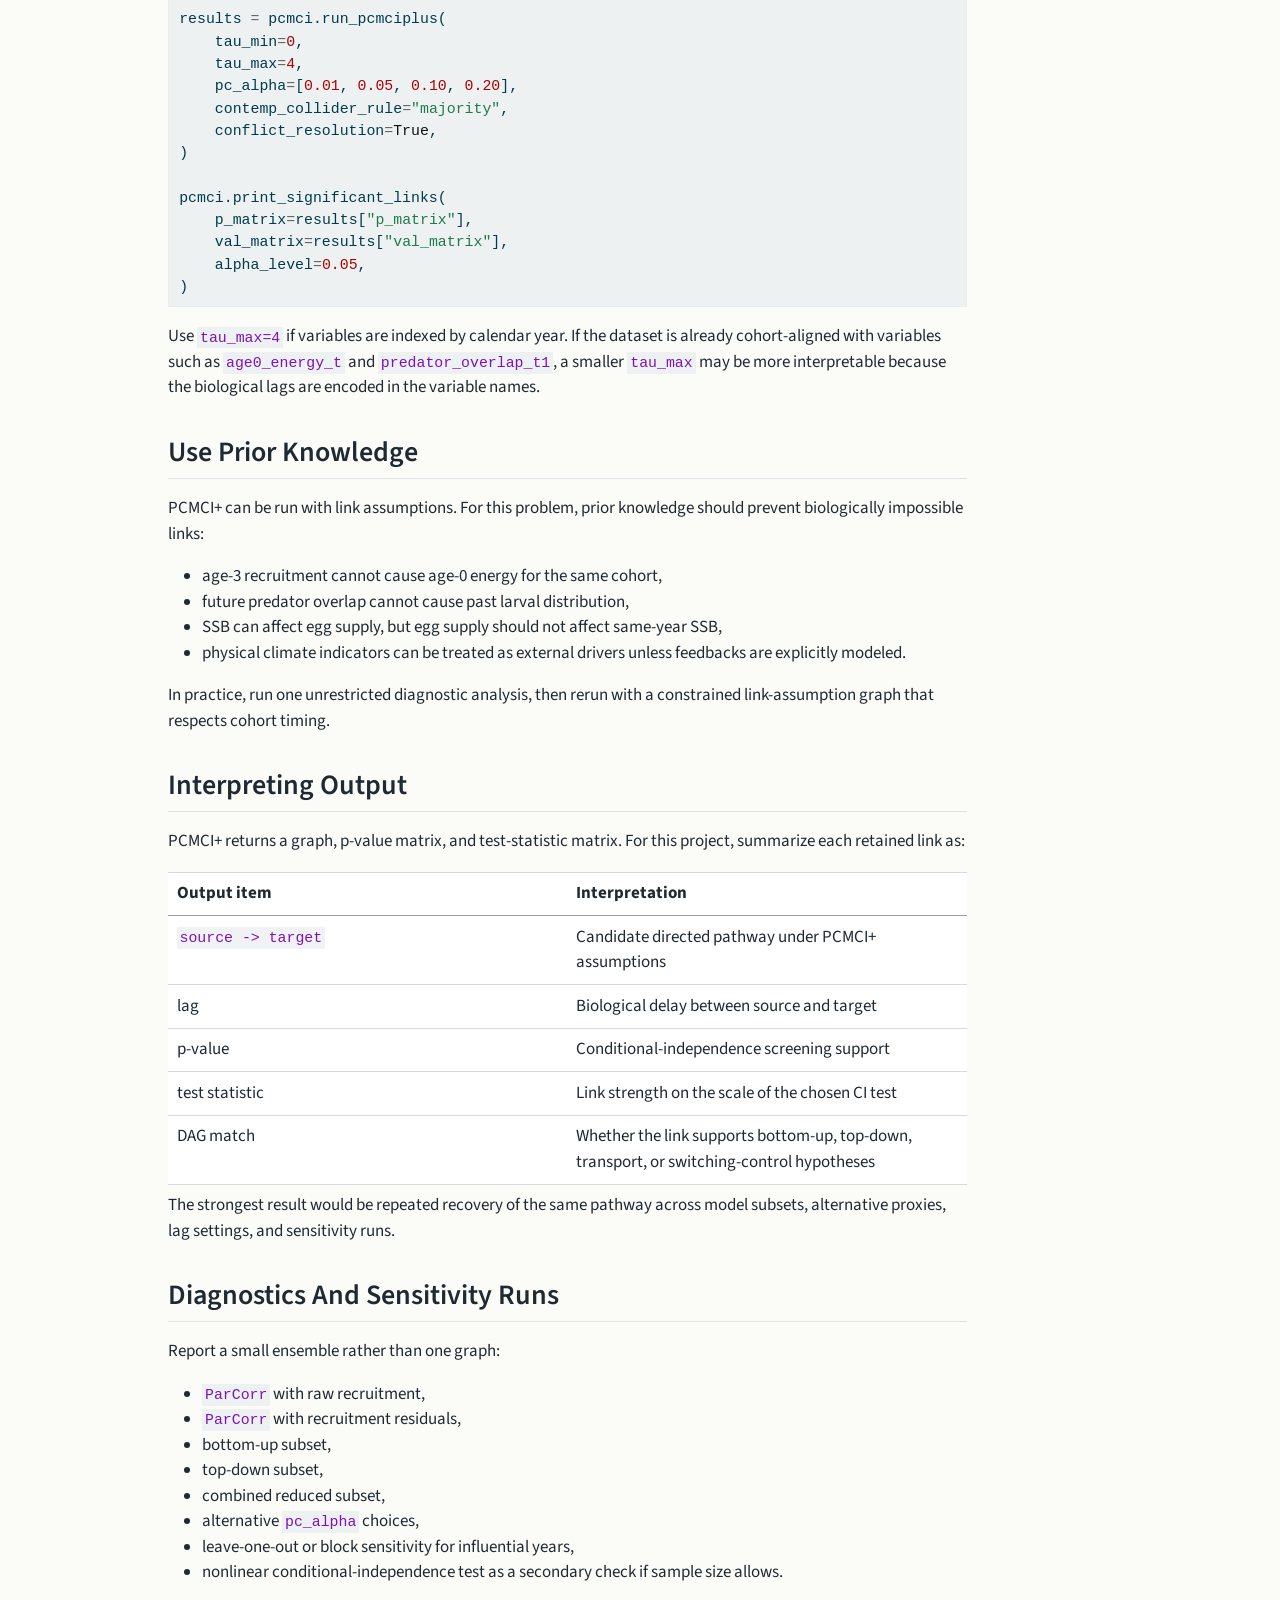
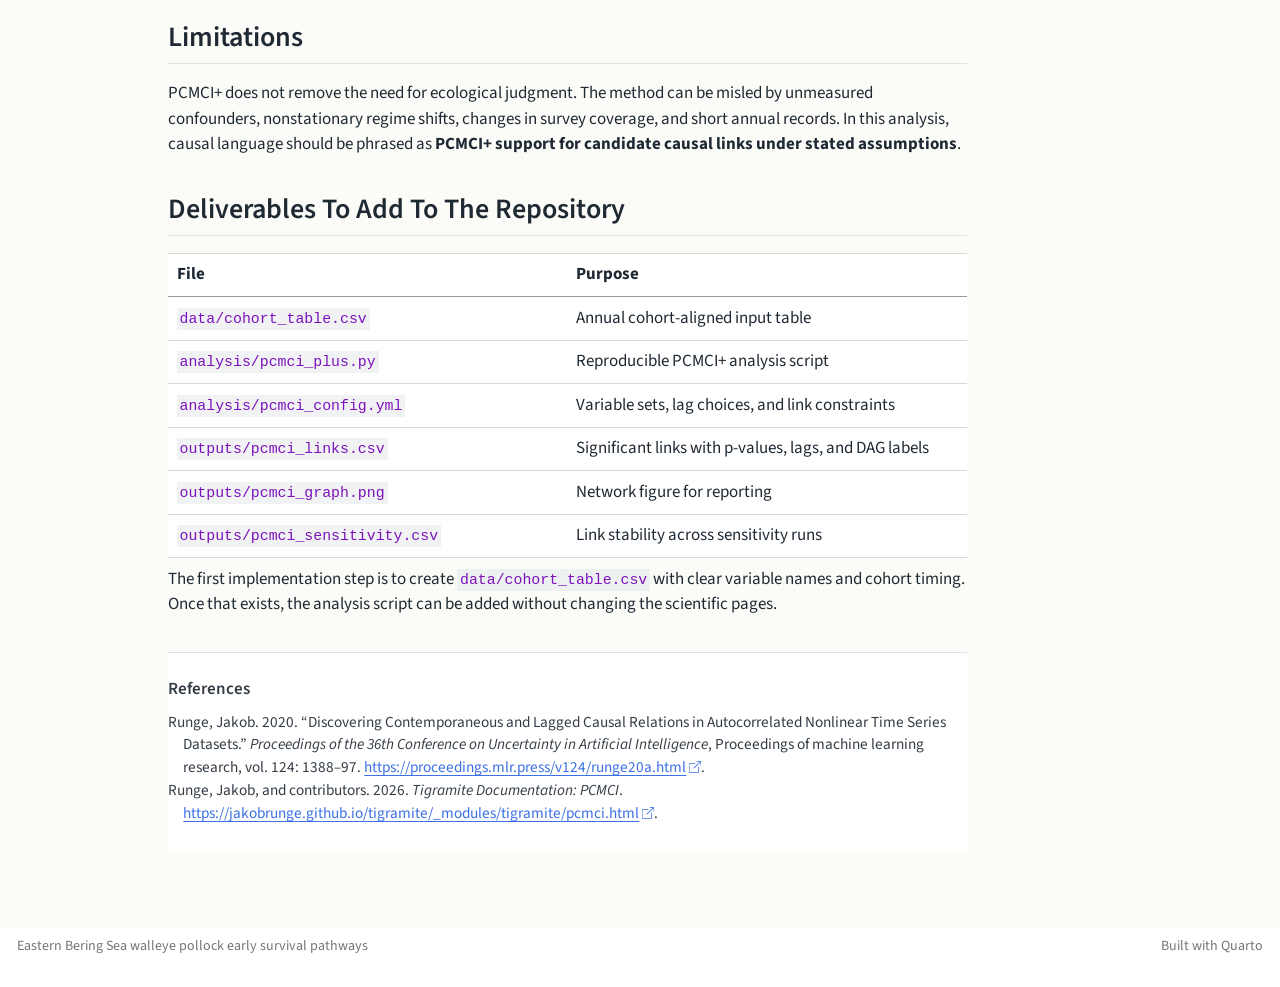
<file: docs/pcmci.html>
<!DOCTYPE html>
<html xmlns="http://www.w3.org/1999/xhtml" lang="en" xml:lang="en"><head>

<meta charset="utf-8">
<meta name="generator" content="quarto-1.9.37">

<meta name="viewport" content="width=device-width, initial-scale=1.0, user-scalable=yes">

<meta name="description" content="A practical workflow for using PCMCI+ to screen causal pathways affecting EBS pollock recruitment.">

<title>PCMCI+ Implementation – EBSWP Early Survival Pathways</title>
<style>
/* Default styles provided by pandoc.
** See https://pandoc.org/MANUAL.html#variables-for-html for config info.
*/
code{white-space: pre-wrap;}
span.smallcaps{font-variant: small-caps;}
div.columns{display: flex; gap: min(4vw, 1.5em);}
div.column{flex: auto; overflow-x: auto;}
div.hanging-indent{margin-left: 1.5em; text-indent: -1.5em;}
ul.task-list{list-style: none;}
ul.task-list li input[type="checkbox"] {
  width: 0.8em;
  margin: 0 0.8em 0.2em -1em; /* quarto-specific, see https://github.com/quarto-dev/quarto-cli/issues/4556 */ 
  vertical-align: middle;
}
/* CSS for syntax highlighting */
html { -webkit-text-size-adjust: 100%; }
pre > code.sourceCode { white-space: pre; position: relative; }
pre > code.sourceCode > span { display: inline-block; line-height: 1.25; }
pre > code.sourceCode > span:empty { height: 1.2em; }
.sourceCode { overflow: visible; }
code.sourceCode > span { color: inherit; text-decoration: inherit; }
div.sourceCode { margin: 1em 0; }
pre.sourceCode { margin: 0; }
@media screen {
div.sourceCode { overflow: auto; }
}
@media print {
pre > code.sourceCode { white-space: pre-wrap; }
pre > code.sourceCode > span { text-indent: -5em; padding-left: 5em; }
}
pre.numberSource code
  { counter-reset: source-line 0; }
pre.numberSource code > span
  { position: relative; left: -4em; counter-increment: source-line; }
pre.numberSource code > span > a:first-child::before
  { content: counter(source-line);
    position: relative; left: -1em; text-align: right; vertical-align: baseline;
    border: none; display: inline-block;
    -webkit-touch-callout: none; -webkit-user-select: none;
    -khtml-user-select: none; -moz-user-select: none;
    -ms-user-select: none; user-select: none;
    padding: 0 4px; width: 4em;
  }
pre.numberSource { margin-left: 3em;  padding-left: 4px; }
div.sourceCode
  {   }
@media screen {
pre > code.sourceCode > span > a:first-child::before { text-decoration: underline; }
}
/* CSS for citations */
div.csl-bib-body { }
div.csl-entry {
  clear: both;
}
.hanging-indent div.csl-entry {
  margin-left:2em;
  text-indent:-2em;
}
div.csl-left-margin {
  min-width:2em;
  float:left;
}
div.csl-right-inline {
  margin-left:2em;
  padding-left:1em;
}
div.csl-indent {
  margin-left: 2em;
}</style>


<script src="site_libs/quarto-nav/quarto-nav.js"></script>
<script src="site_libs/quarto-nav/headroom.min.js"></script>
<script src="site_libs/clipboard/clipboard.min.js"></script>
<script src="site_libs/quarto-search/autocomplete.umd.js"></script>
<script src="site_libs/quarto-search/fuse.min.js"></script>
<script src="site_libs/quarto-search/quarto-search.js"></script>
<meta name="quarto:offset" content="./">
<script src="site_libs/quarto-html/quarto.js" type="module"></script>
<script src="site_libs/quarto-html/tabsets/tabsets.js" type="module"></script>
<script src="site_libs/quarto-html/popper.min.js"></script>
<script src="site_libs/quarto-html/tippy.umd.min.js"></script>
<script src="site_libs/quarto-html/anchor.min.js"></script>
<link href="site_libs/quarto-html/tippy.css" rel="stylesheet">
<link href="site_libs/quarto-html/quarto-syntax-highlighting-7f8f88aac4f3542376d5c11b86a4c14d.css" rel="stylesheet" id="quarto-text-highlighting-styles">
<script src="site_libs/bootstrap/bootstrap.min.js"></script>
<link href="site_libs/bootstrap/bootstrap-icons.css" rel="stylesheet">
<link href="site_libs/bootstrap/bootstrap-158031087360bce0ff56dc785ce39e06.min.css" rel="stylesheet" append-hash="true" id="quarto-bootstrap" data-mode="light">
<script id="quarto-search-options" type="application/json">{
  "location": "navbar",
  "copy-button": false,
  "collapse-after": 3,
  "panel-placement": "end",
  "type": "overlay",
  "limit": 50,
  "keyboard-shortcut": [
    "f",
    "/",
    "s"
  ],
  "show-item-context": false,
  "language": {
    "search-no-results-text": "No results",
    "search-matching-documents-text": "matching documents",
    "search-copy-link-title": "Copy link to search",
    "search-hide-matches-text": "Hide additional matches",
    "search-more-match-text": "more match in this document",
    "search-more-matches-text": "more matches in this document",
    "search-clear-button-title": "Clear",
    "search-text-placeholder": "",
    "search-detached-cancel-button-title": "Cancel",
    "search-submit-button-title": "Submit",
    "search-label": "Search"
  }
}</script>
<style>html{ scroll-behavior: smooth; }</style>


<link rel="stylesheet" href="styles.css">
</head>

<body class="nav-fixed quarto-light">

<div id="quarto-search-results"></div>
  <header id="quarto-header" class="headroom fixed-top">
    <nav class="navbar navbar-expand-lg " data-bs-theme="dark">
      <div class="navbar-container container-fluid">
      <div class="navbar-brand-container mx-auto">
    <a class="navbar-brand" href="./index.html">
    <span class="navbar-title">EBSWP Early Survival Pathways</span>
    </a>
  </div>
            <div id="quarto-search" class="" title="Search"></div>
          <button class="navbar-toggler" type="button" data-bs-toggle="collapse" data-bs-target="#navbarCollapse" aria-controls="navbarCollapse" role="menu" aria-expanded="false" aria-label="Toggle navigation" onclick="if (window.quartoToggleHeadroom) { window.quartoToggleHeadroom(); }">
  <span class="navbar-toggler-icon"></span>
</button>
          <div class="collapse navbar-collapse" id="navbarCollapse">
            <ul class="navbar-nav navbar-nav-scroll me-auto">
  <li class="nav-item">
    <a class="nav-link" href="./index.html"> 
<span class="menu-text">Overview</span></a>
  </li>  
  <li class="nav-item">
    <a class="nav-link" href="./evidence.html"> 
<span class="menu-text">Evidence</span></a>
  </li>  
  <li class="nav-item">
    <a class="nav-link" href="./dags.html"> 
<span class="menu-text">DAGs</span></a>
  </li>  
  <li class="nav-item">
    <a class="nav-link active" href="./pcmci.html" aria-current="page"> 
<span class="menu-text">PCMCI+</span></a>
  </li>  
  <li class="nav-item">
    <a class="nav-link" href="./dsem.html"> 
<span class="menu-text">DSEM</span></a>
  </li>  
  <li class="nav-item">
    <a class="nav-link" href="./infographics.html"> 
<span class="menu-text">Infographics</span></a>
  </li>  
  <li class="nav-item">
    <a class="nav-link" href="./public-infographics.html"> 
<span class="menu-text">Public Infographics</span></a>
  </li>  
  <li class="nav-item">
    <a class="nav-link" href="./references.html"> 
<span class="menu-text">References</span></a>
  </li>  
</ul>
          </div> <!-- /navcollapse -->
            <div class="quarto-navbar-tools">
</div>
      </div> <!-- /container-fluid -->
    </nav>
</header>
<!-- content -->
<div id="quarto-content" class="quarto-container page-columns page-rows-contents page-layout-article page-navbar">
<!-- sidebar -->
<!-- margin-sidebar -->
    <div id="quarto-margin-sidebar" class="sidebar margin-sidebar">
        <nav id="TOC" role="doc-toc" class="toc-active">
    <h2 id="toc-title">On this page</h2>
   
  <ul>
  <li><a href="#role-in-this-project" id="toc-role-in-this-project" class="nav-link active" data-scroll-target="#role-in-this-project">Role In This Project</a></li>
  <li><a href="#build-a-cohort-table" id="toc-build-a-cohort-table" class="nav-link" data-scroll-target="#build-a-cohort-table">Build A Cohort Table</a></li>
  <li><a href="#start-with-small-networks" id="toc-start-with-small-networks" class="nav-link" data-scroll-target="#start-with-small-networks">Start With Small Networks</a></li>
  <li><a href="#preprocess-before-running-pcmci" id="toc-preprocess-before-running-pcmci" class="nav-link" data-scroll-target="#preprocess-before-running-pcmci">Preprocess Before Running PCMCI+</a></li>
  <li><a href="#minimal-python-workflow" id="toc-minimal-python-workflow" class="nav-link" data-scroll-target="#minimal-python-workflow">Minimal Python Workflow</a></li>
  <li><a href="#use-prior-knowledge" id="toc-use-prior-knowledge" class="nav-link" data-scroll-target="#use-prior-knowledge">Use Prior Knowledge</a></li>
  <li><a href="#interpreting-output" id="toc-interpreting-output" class="nav-link" data-scroll-target="#interpreting-output">Interpreting Output</a></li>
  <li><a href="#diagnostics-and-sensitivity-runs" id="toc-diagnostics-and-sensitivity-runs" class="nav-link" data-scroll-target="#diagnostics-and-sensitivity-runs">Diagnostics And Sensitivity Runs</a></li>
  <li><a href="#limitations" id="toc-limitations" class="nav-link" data-scroll-target="#limitations">Limitations</a></li>
  <li><a href="#deliverables-to-add-to-the-repository" id="toc-deliverables-to-add-to-the-repository" class="nav-link" data-scroll-target="#deliverables-to-add-to-the-repository">Deliverables To Add To The Repository</a></li>
  </ul>
<div class="toc-actions"><ul><li><a href="https://github.com/afsc-assessments/ebswp_esp/edit/main/pcmci.qmd" class="toc-action"><i class="bi bi-github"></i>Edit this page</a></li><li><a href="https://github.com/afsc-assessments/ebswp_esp/blob/main/pcmci.qmd" class="toc-action"><i class="bi empty"></i>View source</a></li><li><a href="https://github.com/afsc-assessments/ebswp_esp/issues/new" class="toc-action"><i class="bi empty"></i>Report an issue</a></li></ul></div></nav>
    </div>
<!-- main -->
<main class="content" id="quarto-document-content">

<header id="title-block-header" class="quarto-title-block default">
<div class="quarto-title">
<h1 class="title">PCMCI+ Implementation</h1>
</div>

<div>
  <div class="description">
    A practical workflow for using PCMCI+ to screen causal pathways affecting EBS pollock recruitment.
  </div>
</div>


<div class="quarto-title-meta">

    
  
    
  </div>
  


</header>


<p>PCMCI+ is a conditional-independence causal discovery method for time series. It extends PCMCI to detect both lagged links and contemporaneous links, which is useful when annual ecological data are too coarse to resolve all biological delays <span class="citation" data-cites="runge2020pcmcip">(<a href="#ref-runge2020pcmcip" role="doc-biblioref">Runge 2020</a>)</span>. For this application, it should be used as a <strong>hypothesis-screening and model-building tool</strong>, not as final proof of causality.</p>
<section id="role-in-this-project" class="level2">
<h2 class="anchored" data-anchor-id="role-in-this-project">Role In This Project</h2>
<p>The existing DAGs define the scientific alternatives. PCMCI+ can help test which links are best supported by the assembled time series:</p>
<ul>
<li>bottom-up pathway: physical forcing -&gt; prey -&gt; age-0 energy -&gt; survival,</li>
<li>top-down pathway: predator biomass and habitat -&gt; overlap -&gt; age-1 and age-2 mortality,</li>
<li>transport pathway: spawning location and circulation -&gt; larval delivery -&gt; age-0 abundance,</li>
<li>switching-control pathway: climate state and prior cohorts change which filter dominates.</li>
</ul>
<p>The most useful product is a ranked set of candidate links that can be carried forward into an explicit recruitment model or state-space model.</p>
</section>
<section id="build-a-cohort-table" class="level2">
<h2 class="anchored" data-anchor-id="build-a-cohort-table">Build A Cohort Table</h2>
<p>Use one row per year class. Align variables to the cohort’s biological history rather than to a single calendar year.</p>
<table class="caption-top table">
<colgroup>
<col style="width: 50%">
<col style="width: 50%">
</colgroup>
<thead>
<tr class="header">
<th>Cohort stage</th>
<th>Candidate variables</th>
</tr>
</thead>
<tbody>
<tr class="odd">
<td>Spawning and early supply</td>
<td>year class, SSB, maturity, spawning timing/location, egg index, larval index</td>
</tr>
<tr class="even">
<td>Physical forcing</td>
<td>ice retreat date, cold pool area, late-summer SST, wind mixing, stratification, bloom timing</td>
</tr>
<tr class="odd">
<td>Prey and age-0 condition</td>
<td>copepod/euphausiid index, diet lipid, age-0 length, weight, energy density, total energy</td>
</tr>
<tr class="even">
<td>Age-1 and age-2 filtering</td>
<td>adult pollock biomass, arrowtooth biomass, Pacific cod abundance, juvenile-predator overlap, age-1 index</td>
</tr>
<tr class="odd">
<td>Recruitment response</td>
<td>age-3 recruitment, age-3 recruitment residual, assessment uncertainty</td>
</tr>
</tbody>
</table>
<p>The table should make the lag convention explicit. For example, <code>ice_retreat_t</code> and <code>age0_energy_t</code> refer to the cohort’s age-0 year; <code>predator_overlap_t1</code> refers to the following year when the cohort is age 1.</p>
</section>
<section id="start-with-small-networks" class="level2">
<h2 class="anchored" data-anchor-id="start-with-small-networks">Start With Small Networks</h2>
<p>Do not start with every possible indicator. Short ecological time series cannot support a large unrestricted graph. Start with 8-15 variables and run separate hypothesis-specific networks before combining them.</p>
<div class="callout callout-style-default callout-note callout-titled">
<div class="callout-header d-flex align-content-center">
<div class="callout-icon-container">
<i class="callout-icon"></i>
</div>
<div class="callout-title-container flex-fill">
<span class="screen-reader-only">Note</span>Recommended first pass
</div>
</div>
<div class="callout-body-container callout-body">
<p>Begin with linear partial correlation tests. They are easier to diagnose and more stable for short annual time series. Use nonlinear tests only as sensitivity analyses after the linear workflow behaves.</p>
</div>
</div>
<table class="caption-top table">
<colgroup>
<col style="width: 50%">
<col style="width: 50%">
</colgroup>
<thead>
<tr class="header">
<th>Model run</th>
<th>Variables to include</th>
</tr>
</thead>
<tbody>
<tr class="odd">
<td>Bottom-up</td>
<td>SSB, ice retreat, late-summer SST, wind mixing, copepod/euphausiid index, age-0 energy, age-1 index, age-3 recruitment</td>
</tr>
<tr class="even">
<td>Top-down</td>
<td>SSB, cold pool area, adult pollock biomass, arrowtooth biomass, juvenile-predator overlap, age-1 index, age-3 recruitment</td>
</tr>
<tr class="odd">
<td>Transport</td>
<td>spawning location, wind/circulation index, larval distribution index, prey-match index, age-0 abundance, age-3 recruitment</td>
</tr>
<tr class="even">
<td>Combined reduced</td>
<td>one best indicator from each pathway plus SSB and recruitment</td>
</tr>
</tbody>
</table>
</section>
<section id="preprocess-before-running-pcmci" class="level2">
<h2 class="anchored" data-anchor-id="preprocess-before-running-pcmci">Preprocess Before Running PCMCI+</h2>
<p>PCMCI+ assumes a stationary time-series graph under causal sufficiency. Fisheries and climate data will not perfectly satisfy that assumption, so preprocessing and sensitivity checks are part of the analysis.</p>
<ol type="1">
<li>Standardize all variables.</li>
<li>Decide whether the target is raw recruitment or recruitment residuals after stock size.</li>
<li>Detrend variables only when the trend is not part of the causal question.</li>
<li>Avoid including several nearly identical proxies in the same run.</li>
<li>Encode missing values consistently.</li>
<li>Check results with and without highly influential years.</li>
<li>Repeat using alternative proxies for prey, age-0 condition, and predator overlap.</li>
</ol>
</section>
<section id="minimal-python-workflow" class="level2">
<h2 class="anchored" data-anchor-id="minimal-python-workflow">Minimal Python Workflow</h2>
<p>Tigramite provides <code>PCMCI.run_pcmciplus()</code> for PCMCI+ <span class="citation" data-cites="tigramite2026">(<a href="#ref-tigramite2026" role="doc-biblioref"><span class="nocase">Runge and contributors</span> 2026</a>)</span>.</p>
<div class="code-copy-outer-scaffold"><div class="sourceCode" id="cb1"><pre class="sourceCode python code-with-copy"><code class="sourceCode python"><span id="cb1-1"><a href="#cb1-1" aria-hidden="true" tabindex="-1"></a><span class="im">import</span> numpy <span class="im">as</span> np</span>
<span id="cb1-2"><a href="#cb1-2" aria-hidden="true" tabindex="-1"></a><span class="im">import</span> pandas <span class="im">as</span> pd</span>
<span id="cb1-3"><a href="#cb1-3" aria-hidden="true" tabindex="-1"></a></span>
<span id="cb1-4"><a href="#cb1-4" aria-hidden="true" tabindex="-1"></a><span class="im">from</span> tigramite <span class="im">import</span> data_processing <span class="im">as</span> pp</span>
<span id="cb1-5"><a href="#cb1-5" aria-hidden="true" tabindex="-1"></a><span class="im">from</span> tigramite.pcmci <span class="im">import</span> PCMCI</span>
<span id="cb1-6"><a href="#cb1-6" aria-hidden="true" tabindex="-1"></a><span class="im">from</span> tigramite.independence_tests.parcorr <span class="im">import</span> ParCorr</span>
<span id="cb1-7"><a href="#cb1-7" aria-hidden="true" tabindex="-1"></a></span>
<span id="cb1-8"><a href="#cb1-8" aria-hidden="true" tabindex="-1"></a>df <span class="op">=</span> pd.read_csv(<span class="st">"data/cohort_table.csv"</span>)</span>
<span id="cb1-9"><a href="#cb1-9" aria-hidden="true" tabindex="-1"></a></span>
<span id="cb1-10"><a href="#cb1-10" aria-hidden="true" tabindex="-1"></a>vars_use <span class="op">=</span> [</span>
<span id="cb1-11"><a href="#cb1-11" aria-hidden="true" tabindex="-1"></a>    <span class="st">"SSB"</span>,</span>
<span id="cb1-12"><a href="#cb1-12" aria-hidden="true" tabindex="-1"></a>    <span class="st">"ice_retreat_t"</span>,</span>
<span id="cb1-13"><a href="#cb1-13" aria-hidden="true" tabindex="-1"></a>    <span class="st">"late_summer_SST_t"</span>,</span>
<span id="cb1-14"><a href="#cb1-14" aria-hidden="true" tabindex="-1"></a>    <span class="st">"wind_mixing_t"</span>,</span>
<span id="cb1-15"><a href="#cb1-15" aria-hidden="true" tabindex="-1"></a>    <span class="st">"copepod_euphausiid_t"</span>,</span>
<span id="cb1-16"><a href="#cb1-16" aria-hidden="true" tabindex="-1"></a>    <span class="st">"age0_energy_t"</span>,</span>
<span id="cb1-17"><a href="#cb1-17" aria-hidden="true" tabindex="-1"></a>    <span class="st">"adult_pollock_biomass_t1"</span>,</span>
<span id="cb1-18"><a href="#cb1-18" aria-hidden="true" tabindex="-1"></a>    <span class="st">"arrowtooth_biomass_t1"</span>,</span>
<span id="cb1-19"><a href="#cb1-19" aria-hidden="true" tabindex="-1"></a>    <span class="st">"juvenile_predator_overlap_t1"</span>,</span>
<span id="cb1-20"><a href="#cb1-20" aria-hidden="true" tabindex="-1"></a>    <span class="st">"age3_recruitment_t3"</span>,</span>
<span id="cb1-21"><a href="#cb1-21" aria-hidden="true" tabindex="-1"></a>]</span>
<span id="cb1-22"><a href="#cb1-22" aria-hidden="true" tabindex="-1"></a></span>
<span id="cb1-23"><a href="#cb1-23" aria-hidden="true" tabindex="-1"></a>data <span class="op">=</span> df[vars_use].to_numpy()</span>
<span id="cb1-24"><a href="#cb1-24" aria-hidden="true" tabindex="-1"></a></span>
<span id="cb1-25"><a href="#cb1-25" aria-hidden="true" tabindex="-1"></a>dataframe <span class="op">=</span> pp.DataFrame(</span>
<span id="cb1-26"><a href="#cb1-26" aria-hidden="true" tabindex="-1"></a>    data,</span>
<span id="cb1-27"><a href="#cb1-27" aria-hidden="true" tabindex="-1"></a>    var_names<span class="op">=</span>vars_use,</span>
<span id="cb1-28"><a href="#cb1-28" aria-hidden="true" tabindex="-1"></a>    missing_flag<span class="op">=</span>np.nan,</span>
<span id="cb1-29"><a href="#cb1-29" aria-hidden="true" tabindex="-1"></a>)</span>
<span id="cb1-30"><a href="#cb1-30" aria-hidden="true" tabindex="-1"></a></span>
<span id="cb1-31"><a href="#cb1-31" aria-hidden="true" tabindex="-1"></a>ci_test <span class="op">=</span> ParCorr(significance<span class="op">=</span><span class="st">"analytic"</span>)</span>
<span id="cb1-32"><a href="#cb1-32" aria-hidden="true" tabindex="-1"></a></span>
<span id="cb1-33"><a href="#cb1-33" aria-hidden="true" tabindex="-1"></a>pcmci <span class="op">=</span> PCMCI(</span>
<span id="cb1-34"><a href="#cb1-34" aria-hidden="true" tabindex="-1"></a>    dataframe<span class="op">=</span>dataframe,</span>
<span id="cb1-35"><a href="#cb1-35" aria-hidden="true" tabindex="-1"></a>    cond_ind_test<span class="op">=</span>ci_test,</span>
<span id="cb1-36"><a href="#cb1-36" aria-hidden="true" tabindex="-1"></a>    verbosity<span class="op">=</span><span class="dv">1</span>,</span>
<span id="cb1-37"><a href="#cb1-37" aria-hidden="true" tabindex="-1"></a>)</span>
<span id="cb1-38"><a href="#cb1-38" aria-hidden="true" tabindex="-1"></a></span>
<span id="cb1-39"><a href="#cb1-39" aria-hidden="true" tabindex="-1"></a>results <span class="op">=</span> pcmci.run_pcmciplus(</span>
<span id="cb1-40"><a href="#cb1-40" aria-hidden="true" tabindex="-1"></a>    tau_min<span class="op">=</span><span class="dv">0</span>,</span>
<span id="cb1-41"><a href="#cb1-41" aria-hidden="true" tabindex="-1"></a>    tau_max<span class="op">=</span><span class="dv">4</span>,</span>
<span id="cb1-42"><a href="#cb1-42" aria-hidden="true" tabindex="-1"></a>    pc_alpha<span class="op">=</span>[<span class="fl">0.01</span>, <span class="fl">0.05</span>, <span class="fl">0.10</span>, <span class="fl">0.20</span>],</span>
<span id="cb1-43"><a href="#cb1-43" aria-hidden="true" tabindex="-1"></a>    contemp_collider_rule<span class="op">=</span><span class="st">"majority"</span>,</span>
<span id="cb1-44"><a href="#cb1-44" aria-hidden="true" tabindex="-1"></a>    conflict_resolution<span class="op">=</span><span class="va">True</span>,</span>
<span id="cb1-45"><a href="#cb1-45" aria-hidden="true" tabindex="-1"></a>)</span>
<span id="cb1-46"><a href="#cb1-46" aria-hidden="true" tabindex="-1"></a></span>
<span id="cb1-47"><a href="#cb1-47" aria-hidden="true" tabindex="-1"></a>pcmci.print_significant_links(</span>
<span id="cb1-48"><a href="#cb1-48" aria-hidden="true" tabindex="-1"></a>    p_matrix<span class="op">=</span>results[<span class="st">"p_matrix"</span>],</span>
<span id="cb1-49"><a href="#cb1-49" aria-hidden="true" tabindex="-1"></a>    val_matrix<span class="op">=</span>results[<span class="st">"val_matrix"</span>],</span>
<span id="cb1-50"><a href="#cb1-50" aria-hidden="true" tabindex="-1"></a>    alpha_level<span class="op">=</span><span class="fl">0.05</span>,</span>
<span id="cb1-51"><a href="#cb1-51" aria-hidden="true" tabindex="-1"></a>)</span></code></pre></div><button title="Copy to Clipboard" class="code-copy-button"><i class="bi"></i></button></div>
<p>Use <code>tau_max=4</code> if variables are indexed by calendar year. If the dataset is already cohort-aligned with variables such as <code>age0_energy_t</code> and <code>predator_overlap_t1</code>, a smaller <code>tau_max</code> may be more interpretable because the biological lags are encoded in the variable names.</p>
</section>
<section id="use-prior-knowledge" class="level2">
<h2 class="anchored" data-anchor-id="use-prior-knowledge">Use Prior Knowledge</h2>
<p>PCMCI+ can be run with link assumptions. For this problem, prior knowledge should prevent biologically impossible links:</p>
<ul>
<li>age-3 recruitment cannot cause age-0 energy for the same cohort,</li>
<li>future predator overlap cannot cause past larval distribution,</li>
<li>SSB can affect egg supply, but egg supply should not affect same-year SSB,</li>
<li>physical climate indicators can be treated as external drivers unless feedbacks are explicitly modeled.</li>
</ul>
<p>In practice, run one unrestricted diagnostic analysis, then rerun with a constrained link-assumption graph that respects cohort timing.</p>
</section>
<section id="interpreting-output" class="level2">
<h2 class="anchored" data-anchor-id="interpreting-output">Interpreting Output</h2>
<p>PCMCI+ returns a graph, p-value matrix, and test-statistic matrix. For this project, summarize each retained link as:</p>
<table class="caption-top table">
<colgroup>
<col style="width: 50%">
<col style="width: 50%">
</colgroup>
<thead>
<tr class="header">
<th>Output item</th>
<th>Interpretation</th>
</tr>
</thead>
<tbody>
<tr class="odd">
<td><code>source -&gt; target</code></td>
<td>Candidate directed pathway under PCMCI+ assumptions</td>
</tr>
<tr class="even">
<td>lag</td>
<td>Biological delay between source and target</td>
</tr>
<tr class="odd">
<td>p-value</td>
<td>Conditional-independence screening support</td>
</tr>
<tr class="even">
<td>test statistic</td>
<td>Link strength on the scale of the chosen CI test</td>
</tr>
<tr class="odd">
<td>DAG match</td>
<td>Whether the link supports bottom-up, top-down, transport, or switching-control hypotheses</td>
</tr>
</tbody>
</table>
<p>The strongest result would be repeated recovery of the same pathway across model subsets, alternative proxies, lag settings, and sensitivity runs.</p>
</section>
<section id="diagnostics-and-sensitivity-runs" class="level2">
<h2 class="anchored" data-anchor-id="diagnostics-and-sensitivity-runs">Diagnostics And Sensitivity Runs</h2>
<p>Report a small ensemble rather than one graph:</p>
<ul>
<li><code>ParCorr</code> with raw recruitment,</li>
<li><code>ParCorr</code> with recruitment residuals,</li>
<li>bottom-up subset,</li>
<li>top-down subset,</li>
<li>combined reduced subset,</li>
<li>alternative <code>pc_alpha</code> choices,</li>
<li>leave-one-out or block sensitivity for influential years,</li>
<li>nonlinear conditional-independence test as a secondary check if sample size allows.</li>
</ul>
</section>
<section id="limitations" class="level2">
<h2 class="anchored" data-anchor-id="limitations">Limitations</h2>
<p>PCMCI+ does not remove the need for ecological judgment. The method can be misled by unmeasured confounders, nonstationary regime shifts, changes in survey coverage, and short annual records. In this analysis, causal language should be phrased as <strong>PCMCI+ support for candidate causal links under stated assumptions</strong>.</p>
</section>
<section id="deliverables-to-add-to-the-repository" class="level2">
<h2 class="anchored" data-anchor-id="deliverables-to-add-to-the-repository">Deliverables To Add To The Repository</h2>
<table class="caption-top table">
<colgroup>
<col style="width: 50%">
<col style="width: 50%">
</colgroup>
<thead>
<tr class="header">
<th>File</th>
<th>Purpose</th>
</tr>
</thead>
<tbody>
<tr class="odd">
<td><code>data/cohort_table.csv</code></td>
<td>Annual cohort-aligned input table</td>
</tr>
<tr class="even">
<td><code>analysis/pcmci_plus.py</code></td>
<td>Reproducible PCMCI+ analysis script</td>
</tr>
<tr class="odd">
<td><code>analysis/pcmci_config.yml</code></td>
<td>Variable sets, lag choices, and link constraints</td>
</tr>
<tr class="even">
<td><code>outputs/pcmci_links.csv</code></td>
<td>Significant links with p-values, lags, and DAG labels</td>
</tr>
<tr class="odd">
<td><code>outputs/pcmci_graph.png</code></td>
<td>Network figure for reporting</td>
</tr>
<tr class="even">
<td><code>outputs/pcmci_sensitivity.csv</code></td>
<td>Link stability across sensitivity runs</td>
</tr>
</tbody>
</table>
<p>The first implementation step is to create <code>data/cohort_table.csv</code> with clear variable names and cohort timing. Once that exists, the analysis script can be added without changing the scientific pages.</p>



</section>

<div id="quarto-appendix" class="default"><section class="quarto-appendix-contents" role="doc-bibliography" id="quarto-bibliography"><h2 class="anchored quarto-appendix-heading">References</h2><div id="refs" class="references csl-bib-body hanging-indent" role="list">
<div id="ref-runge2020pcmcip" class="csl-entry" role="listitem">
Runge, Jakob. 2020. <span>“Discovering Contemporaneous and Lagged Causal Relations in Autocorrelated Nonlinear Time Series Datasets.”</span> <em>Proceedings of the 36th Conference on Uncertainty in Artificial Intelligence</em>, Proceedings of machine learning research, vol. 124: 1388–97. <a href="https://proceedings.mlr.press/v124/runge20a.html">https://proceedings.mlr.press/v124/runge20a.html</a>.
</div>
<div id="ref-tigramite2026" class="csl-entry" role="listitem">
<span class="nocase">Runge, Jakob, and contributors</span>. 2026. <em>Tigramite Documentation: PCMCI</em>. <a href="https://jakobrunge.github.io/tigramite/_modules/tigramite/pcmci.html">https://jakobrunge.github.io/tigramite/_modules/tigramite/pcmci.html</a>.
</div>
</div></section></div></main> <!-- /main -->
<script id="quarto-html-after-body" type="application/javascript">
  window.document.addEventListener("DOMContentLoaded", function (event) {
    const icon = "";
    const anchorJS = new window.AnchorJS();
    anchorJS.options = {
      placement: 'right',
      icon: icon
    };
    anchorJS.add('.anchored');
    const isCodeAnnotation = (el) => {
      for (const clz of el.classList) {
        if (clz.startsWith('code-annotation-')) {                     
          return true;
        }
      }
      return false;
    }
    const onCopySuccess = function(e) {
      // button target
      const button = e.trigger;
      // don't keep focus
      button.blur();
      // flash "checked"
      button.classList.add('code-copy-button-checked');
      var currentTitle = button.getAttribute("title");
      button.setAttribute("title", "Copied!");
      let tooltip;
      if (window.bootstrap) {
        button.setAttribute("data-bs-toggle", "tooltip");
        button.setAttribute("data-bs-placement", "left");
        button.setAttribute("data-bs-title", "Copied!");
        tooltip = new bootstrap.Tooltip(button, 
          { trigger: "manual", 
            customClass: "code-copy-button-tooltip",
            offset: [0, -8]});
        tooltip.show();    
      }
      setTimeout(function() {
        if (tooltip) {
          tooltip.hide();
          button.removeAttribute("data-bs-title");
          button.removeAttribute("data-bs-toggle");
          button.removeAttribute("data-bs-placement");
        }
        button.setAttribute("title", currentTitle);
        button.classList.remove('code-copy-button-checked');
      }, 1000);
      // clear code selection
      e.clearSelection();
    }
    const getTextToCopy = function(trigger) {
      const outerScaffold = trigger.parentElement.cloneNode(true);
      const codeEl = outerScaffold.querySelector('code');
      for (const childEl of codeEl.children) {
        if (isCodeAnnotation(childEl)) {
          childEl.remove();
        }
      }
      return codeEl.innerText;
    }
    const clipboard = new window.ClipboardJS('.code-copy-button:not([data-in-quarto-modal])', {
      text: getTextToCopy
    });
    clipboard.on('success', onCopySuccess);
    if (window.document.getElementById('quarto-embedded-source-code-modal')) {
      const clipboardModal = new window.ClipboardJS('.code-copy-button[data-in-quarto-modal]', {
        text: getTextToCopy,
        container: window.document.getElementById('quarto-embedded-source-code-modal')
      });
      clipboardModal.on('success', onCopySuccess);
    }
      var localhostRegex = new RegExp(/^(?:http|https):\/\/localhost\:?[0-9]*\//);
      var mailtoRegex = new RegExp(/^mailto:/);
        var filterRegex = new RegExp("https:\/\/afsc-assessments\.github\.io\/ebswp_esp\/");
      var isInternal = (href) => {
          return filterRegex.test(href) || localhostRegex.test(href) || mailtoRegex.test(href);
      }
      // Inspect non-navigation links and adorn them if external
     var links = window.document.querySelectorAll('a[href]:not(.nav-link):not(.navbar-brand):not(.toc-action):not(.sidebar-link):not(.sidebar-item-toggle):not(.pagination-link):not(.no-external):not([aria-hidden]):not(.dropdown-item):not(.quarto-navigation-tool):not(.about-link)');
      for (var i=0; i<links.length; i++) {
        const link = links[i];
        if (!isInternal(link.href)) {
          // undo the damage that might have been done by quarto-nav.js in the case of
          // links that we want to consider external
          if (link.dataset.originalHref !== undefined) {
            link.href = link.dataset.originalHref;
          }
            // target, if specified
            link.setAttribute("target", "_blank");
            if (link.getAttribute("rel") === null) {
              link.setAttribute("rel", "noopener");
            }
            // default icon
            link.classList.add("external");
        }
      }
    function tippyHover(el, contentFn, onTriggerFn, onUntriggerFn) {
      const config = {
        allowHTML: true,
        maxWidth: 500,
        delay: 100,
        arrow: false,
        appendTo: function(el) {
            return el.parentElement;
        },
        interactive: true,
        interactiveBorder: 10,
        theme: 'quarto',
        placement: 'bottom-start',
      };
      if (contentFn) {
        config.content = contentFn;
      }
      if (onTriggerFn) {
        config.onTrigger = onTriggerFn;
      }
      if (onUntriggerFn) {
        config.onUntrigger = onUntriggerFn;
      }
      window.tippy(el, config); 
    }
    const noterefs = window.document.querySelectorAll('a[role="doc-noteref"]');
    for (var i=0; i<noterefs.length; i++) {
      const ref = noterefs[i];
      tippyHover(ref, function() {
        // use id or data attribute instead here
        let href = ref.getAttribute('data-footnote-href') || ref.getAttribute('href');
        try { href = new URL(href).hash; } catch {}
        const id = href.replace(/^#\/?/, "");
        const note = window.document.getElementById(id);
        if (note) {
          return note.innerHTML;
        } else {
          return "";
        }
      });
    }
    const xrefs = window.document.querySelectorAll('a.quarto-xref');
    const processXRef = (id, note) => {
      // Strip column container classes
      const stripColumnClz = (el) => {
        el.classList.remove("page-full", "page-columns");
        if (el.children) {
          for (const child of el.children) {
            stripColumnClz(child);
          }
        }
      }
      stripColumnClz(note)
      if (id === null || id.startsWith('sec-')) {
        // Special case sections, only their first couple elements
        const container = document.createElement("div");
        if (note.children && note.children.length > 2) {
          container.appendChild(note.children[0].cloneNode(true));
          for (let i = 1; i < note.children.length; i++) {
            const child = note.children[i];
            if (child.tagName === "P" && child.innerText === "") {
              continue;
            } else {
              container.appendChild(child.cloneNode(true));
              break;
            }
          }
          if (window.Quarto?.typesetMath) {
            window.Quarto.typesetMath(container);
          }
          return container.innerHTML
        } else {
          if (window.Quarto?.typesetMath) {
            window.Quarto.typesetMath(note);
          }
          return note.innerHTML;
        }
      } else {
        // Remove any anchor links if they are present
        const anchorLink = note.querySelector('a.anchorjs-link');
        if (anchorLink) {
          anchorLink.remove();
        }
        if (window.Quarto?.typesetMath) {
          window.Quarto.typesetMath(note);
        }
        if (note.classList.contains("callout")) {
          return note.outerHTML;
        } else {
          return note.innerHTML;
        }
      }
    }
    for (var i=0; i<xrefs.length; i++) {
      const xref = xrefs[i];
      tippyHover(xref, undefined, function(instance) {
        instance.disable();
        let url = xref.getAttribute('href');
        let hash = undefined; 
        if (url.startsWith('#')) {
          hash = url;
        } else {
          try { hash = new URL(url).hash; } catch {}
        }
        if (hash) {
          const id = hash.replace(/^#\/?/, "");
          const note = window.document.getElementById(id);
          if (note !== null) {
            try {
              const html = processXRef(id, note.cloneNode(true));
              instance.setContent(html);
            } finally {
              instance.enable();
              instance.show();
            }
          } else {
            // See if we can fetch this
            fetch(url.split('#')[0])
            .then(res => res.text())
            .then(html => {
              const parser = new DOMParser();
              const htmlDoc = parser.parseFromString(html, "text/html");
              const note = htmlDoc.getElementById(id);
              if (note !== null) {
                const html = processXRef(id, note);
                instance.setContent(html);
              } 
            }).finally(() => {
              instance.enable();
              instance.show();
            });
          }
        } else {
          // See if we can fetch a full url (with no hash to target)
          // This is a special case and we should probably do some content thinning / targeting
          fetch(url)
          .then(res => res.text())
          .then(html => {
            const parser = new DOMParser();
            const htmlDoc = parser.parseFromString(html, "text/html");
            const note = htmlDoc.querySelector('main.content');
            if (note !== null) {
              // This should only happen for chapter cross references
              // (since there is no id in the URL)
              // remove the first header
              if (note.children.length > 0 && note.children[0].tagName === "HEADER") {
                note.children[0].remove();
              }
              const html = processXRef(null, note);
              instance.setContent(html);
            } 
          }).finally(() => {
            instance.enable();
            instance.show();
          });
        }
      }, function(instance) {
      });
    }
        let selectedAnnoteEl;
        const selectorForAnnotation = ( cell, annotation) => {
          let cellAttr = 'data-code-cell="' + cell + '"';
          let lineAttr = 'data-code-annotation="' +  annotation + '"';
          const selector = 'span[' + cellAttr + '][' + lineAttr + ']';
          return selector;
        }
        const selectCodeLines = (annoteEl) => {
          const doc = window.document;
          const targetCell = annoteEl.getAttribute("data-target-cell");
          const targetAnnotation = annoteEl.getAttribute("data-target-annotation");
          const annoteSpan = window.document.querySelector(selectorForAnnotation(targetCell, targetAnnotation));
          const lines = annoteSpan.getAttribute("data-code-lines").split(",");
          const lineIds = lines.map((line) => {
            return targetCell + "-" + line;
          })
          let top = null;
          let height = null;
          let parent = null;
          if (lineIds.length > 0) {
              //compute the position of the single el (top and bottom and make a div)
              const el = window.document.getElementById(lineIds[0]);
              top = el.offsetTop;
              height = el.offsetHeight;
              parent = el.parentElement.parentElement;
            if (lineIds.length > 1) {
              const lastEl = window.document.getElementById(lineIds[lineIds.length - 1]);
              const bottom = lastEl.offsetTop + lastEl.offsetHeight;
              height = bottom - top;
            }
            if (top !== null && height !== null && parent !== null) {
              // cook up a div (if necessary) and position it 
              let div = window.document.getElementById("code-annotation-line-highlight");
              if (div === null) {
                div = window.document.createElement("div");
                div.setAttribute("id", "code-annotation-line-highlight");
                div.style.position = 'absolute';
                parent.appendChild(div);
              }
              div.style.top = top - 2 + "px";
              div.style.height = height + 4 + "px";
              div.style.left = 0;
              let gutterDiv = window.document.getElementById("code-annotation-line-highlight-gutter");
              if (gutterDiv === null) {
                gutterDiv = window.document.createElement("div");
                gutterDiv.setAttribute("id", "code-annotation-line-highlight-gutter");
                gutterDiv.style.position = 'absolute';
                const codeCell = window.document.getElementById(targetCell);
                const gutter = codeCell.querySelector('.code-annotation-gutter');
                gutter.appendChild(gutterDiv);
              }
              gutterDiv.style.top = top - 2 + "px";
              gutterDiv.style.height = height + 4 + "px";
            }
            selectedAnnoteEl = annoteEl;
          }
        };
        const unselectCodeLines = () => {
          const elementsIds = ["code-annotation-line-highlight", "code-annotation-line-highlight-gutter"];
          elementsIds.forEach((elId) => {
            const div = window.document.getElementById(elId);
            if (div) {
              div.remove();
            }
          });
          selectedAnnoteEl = undefined;
        };
          // Handle positioning of the toggle
      window.addEventListener(
        "resize",
        throttle(() => {
          elRect = undefined;
          if (selectedAnnoteEl) {
            selectCodeLines(selectedAnnoteEl);
          }
        }, 10)
      );
      function throttle(fn, ms) {
      let throttle = false;
      let timer;
        return (...args) => {
          if(!throttle) { // first call gets through
              fn.apply(this, args);
              throttle = true;
          } else { // all the others get throttled
              if(timer) clearTimeout(timer); // cancel #2
              timer = setTimeout(() => {
                fn.apply(this, args);
                timer = throttle = false;
              }, ms);
          }
        };
      }
        // Attach click handler to the DT
        const annoteDls = window.document.querySelectorAll('dt[data-target-cell]');
        for (const annoteDlNode of annoteDls) {
          annoteDlNode.addEventListener('click', (event) => {
            const clickedEl = event.target;
            if (clickedEl !== selectedAnnoteEl) {
              unselectCodeLines();
              const activeEl = window.document.querySelector('dt[data-target-cell].code-annotation-active');
              if (activeEl) {
                activeEl.classList.remove('code-annotation-active');
              }
              selectCodeLines(clickedEl);
              clickedEl.classList.add('code-annotation-active');
            } else {
              // Unselect the line
              unselectCodeLines();
              clickedEl.classList.remove('code-annotation-active');
            }
          });
        }
    const findCites = (el) => {
      const parentEl = el.parentElement;
      if (parentEl) {
        const cites = parentEl.dataset.cites;
        if (cites) {
          return {
            el,
            cites: cites.split(' ')
          };
        } else {
          return findCites(el.parentElement)
        }
      } else {
        return undefined;
      }
    };
    var bibliorefs = window.document.querySelectorAll('a[role="doc-biblioref"]');
    for (var i=0; i<bibliorefs.length; i++) {
      const ref = bibliorefs[i];
      const citeInfo = findCites(ref);
      if (citeInfo) {
        tippyHover(citeInfo.el, function() {
          var popup = window.document.createElement('div');
          citeInfo.cites.forEach(function(cite) {
            var citeDiv = window.document.createElement('div');
            citeDiv.classList.add('hanging-indent');
            citeDiv.classList.add('csl-entry');
            var biblioDiv = window.document.getElementById('ref-' + cite);
            if (biblioDiv) {
              citeDiv.innerHTML = biblioDiv.innerHTML;
            }
            popup.appendChild(citeDiv);
          });
          return popup.innerHTML;
        });
      }
    }
  });
  </script>
</div> <!-- /content -->
<footer class="footer">
  <div class="nav-footer">
    <div class="nav-footer-left">
<p>Eastern Bering Sea walleye pollock early survival pathways</p>
</div>   
    <div class="nav-footer-center">
      &nbsp;
    <div class="toc-actions d-sm-block d-md-none"><ul><li><a href="https://github.com/afsc-assessments/ebswp_esp/edit/main/pcmci.qmd" class="toc-action"><i class="bi bi-github"></i>Edit this page</a></li><li><a href="https://github.com/afsc-assessments/ebswp_esp/blob/main/pcmci.qmd" class="toc-action"><i class="bi empty"></i>View source</a></li><li><a href="https://github.com/afsc-assessments/ebswp_esp/issues/new" class="toc-action"><i class="bi empty"></i>Report an issue</a></li></ul></div></div>
    <div class="nav-footer-right">
<p>Built with Quarto</p>
</div>
  </div>
</footer>




<script src="site_libs/quarto-html/zenscroll-min.js"></script>
</body></html>
</file>
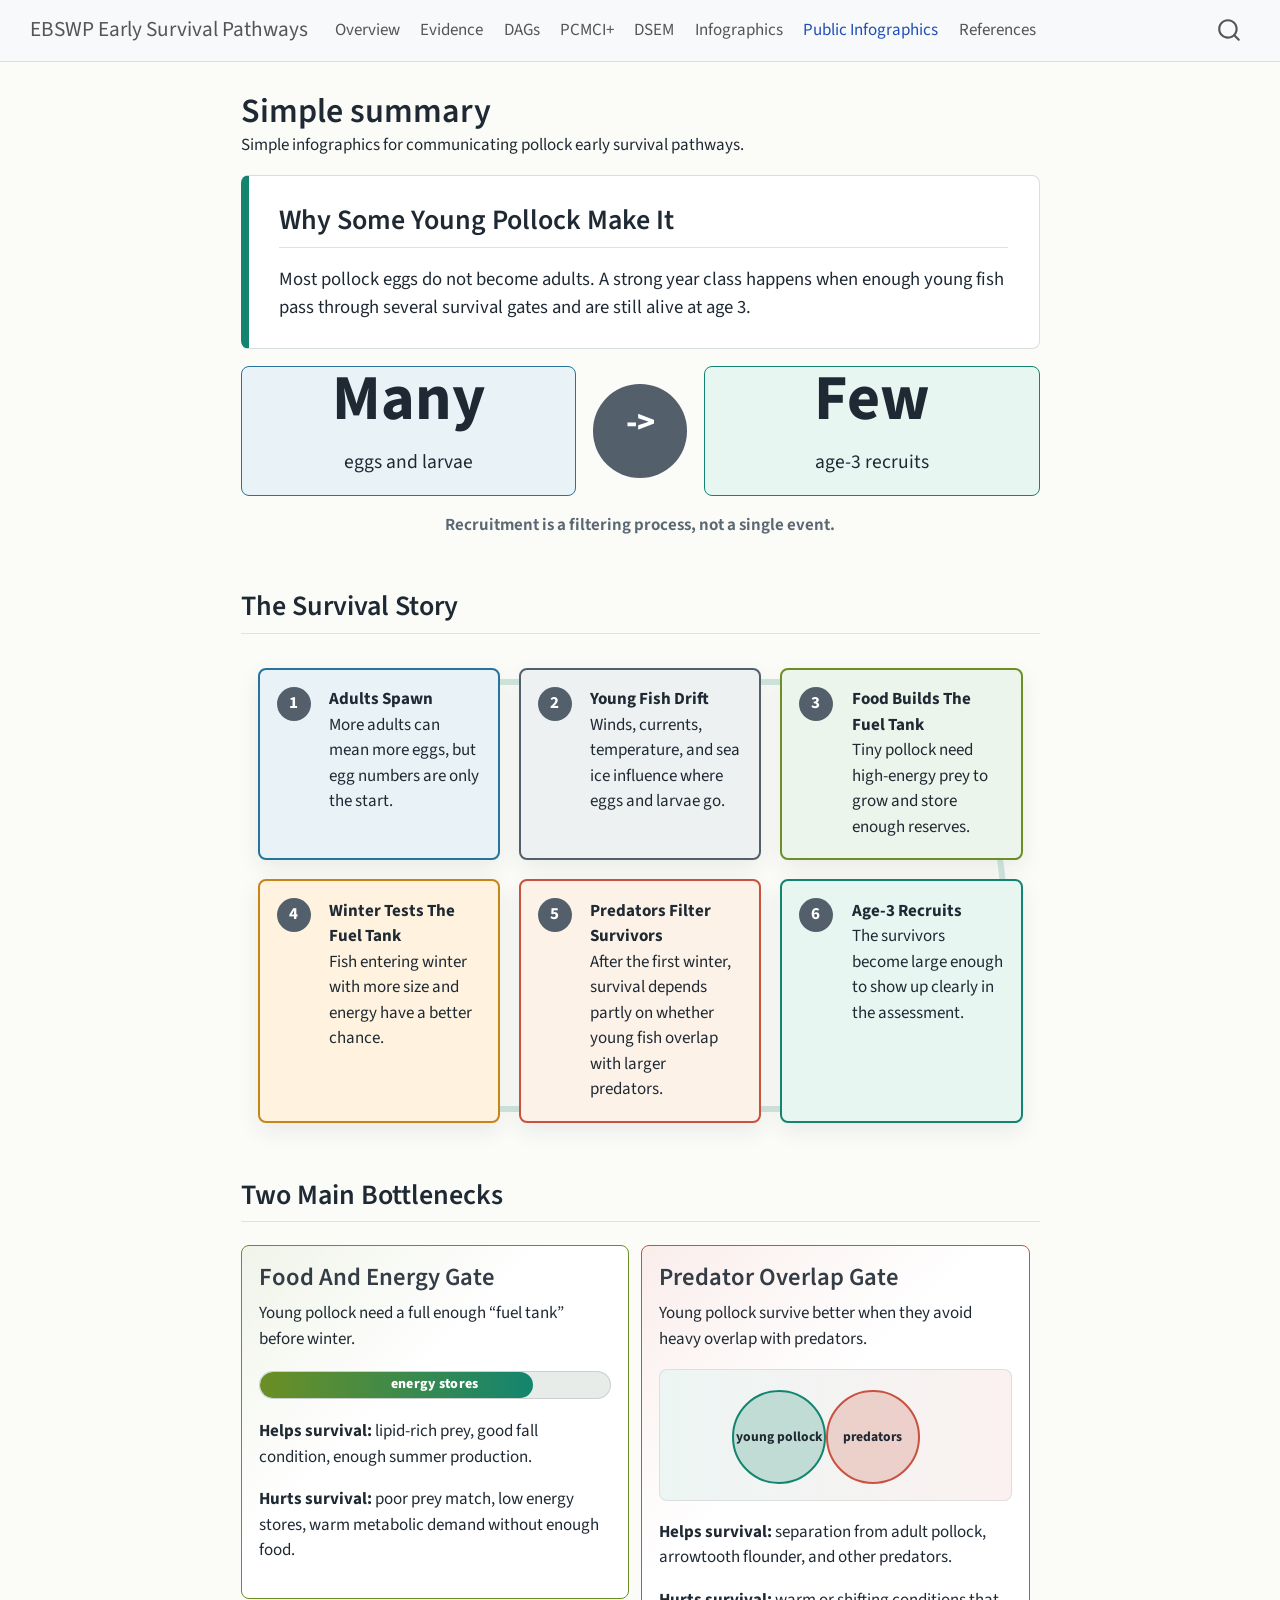
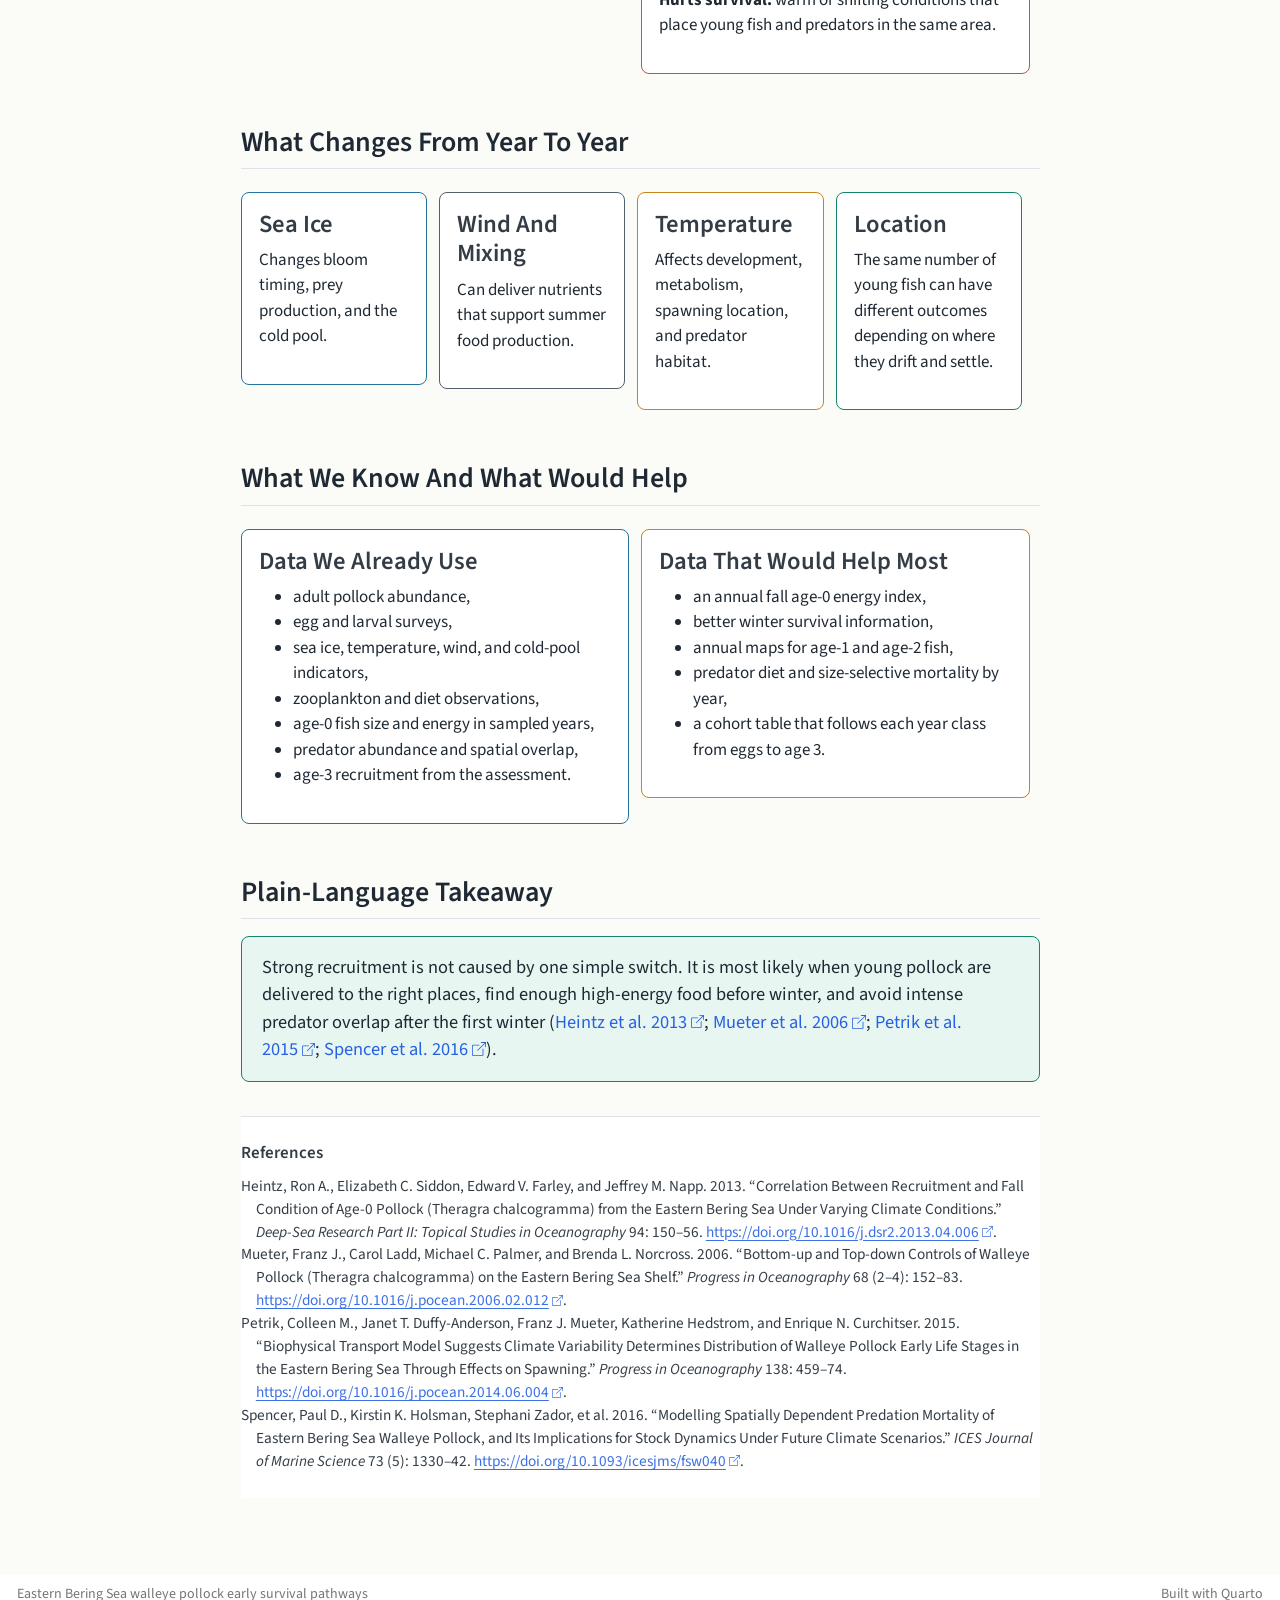
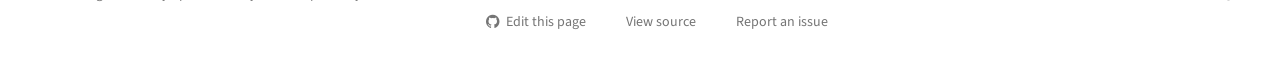
<file: docs/public-infographics.html>
<!DOCTYPE html>
<html xmlns="http://www.w3.org/1999/xhtml" lang="en" xml:lang="en"><head>

<meta charset="utf-8">
<meta name="generator" content="quarto-1.9.37">

<meta name="viewport" content="width=device-width, initial-scale=1.0, user-scalable=yes">

<meta name="description" content="Simple infographics for communicating pollock early survival pathways.">

<title>Simple summary – EBSWP Early Survival Pathways</title>
<style>
/* Default styles provided by pandoc.
** See https://pandoc.org/MANUAL.html#variables-for-html for config info.
*/
code{white-space: pre-wrap;}
span.smallcaps{font-variant: small-caps;}
div.columns{display: flex; gap: min(4vw, 1.5em);}
div.column{flex: auto; overflow-x: auto;}
div.hanging-indent{margin-left: 1.5em; text-indent: -1.5em;}
ul.task-list{list-style: none;}
ul.task-list li input[type="checkbox"] {
  width: 0.8em;
  margin: 0 0.8em 0.2em -1em; /* quarto-specific, see https://github.com/quarto-dev/quarto-cli/issues/4556 */ 
  vertical-align: middle;
}
/* CSS for citations */
div.csl-bib-body { }
div.csl-entry {
  clear: both;
}
.hanging-indent div.csl-entry {
  margin-left:2em;
  text-indent:-2em;
}
div.csl-left-margin {
  min-width:2em;
  float:left;
}
div.csl-right-inline {
  margin-left:2em;
  padding-left:1em;
}
div.csl-indent {
  margin-left: 2em;
}</style>


<script src="site_libs/quarto-nav/quarto-nav.js"></script>
<script src="site_libs/quarto-nav/headroom.min.js"></script>
<script src="site_libs/clipboard/clipboard.min.js"></script>
<script src="site_libs/quarto-search/autocomplete.umd.js"></script>
<script src="site_libs/quarto-search/fuse.min.js"></script>
<script src="site_libs/quarto-search/quarto-search.js"></script>
<meta name="quarto:offset" content="./">
<script src="site_libs/quarto-html/quarto.js" type="module"></script>
<script src="site_libs/quarto-html/tabsets/tabsets.js" type="module"></script>
<script src="site_libs/quarto-html/popper.min.js"></script>
<script src="site_libs/quarto-html/tippy.umd.min.js"></script>
<script src="site_libs/quarto-html/anchor.min.js"></script>
<link href="site_libs/quarto-html/tippy.css" rel="stylesheet">
<link href="site_libs/quarto-html/quarto-syntax-highlighting-7f8f88aac4f3542376d5c11b86a4c14d.css" rel="stylesheet" id="quarto-text-highlighting-styles">
<script src="site_libs/bootstrap/bootstrap.min.js"></script>
<link href="site_libs/bootstrap/bootstrap-icons.css" rel="stylesheet">
<link href="site_libs/bootstrap/bootstrap-158031087360bce0ff56dc785ce39e06.min.css" rel="stylesheet" append-hash="true" id="quarto-bootstrap" data-mode="light">
<script id="quarto-search-options" type="application/json">{
  "location": "navbar",
  "copy-button": false,
  "collapse-after": 3,
  "panel-placement": "end",
  "type": "overlay",
  "limit": 50,
  "keyboard-shortcut": [
    "f",
    "/",
    "s"
  ],
  "show-item-context": false,
  "language": {
    "search-no-results-text": "No results",
    "search-matching-documents-text": "matching documents",
    "search-copy-link-title": "Copy link to search",
    "search-hide-matches-text": "Hide additional matches",
    "search-more-match-text": "more match in this document",
    "search-more-matches-text": "more matches in this document",
    "search-clear-button-title": "Clear",
    "search-text-placeholder": "",
    "search-detached-cancel-button-title": "Cancel",
    "search-submit-button-title": "Submit",
    "search-label": "Search"
  }
}</script>
<style>html{ scroll-behavior: smooth; }</style>


<link rel="stylesheet" href="styles.css">
</head>

<body class="nav-fixed fullcontent quarto-light">

<div id="quarto-search-results"></div>
  <header id="quarto-header" class="headroom fixed-top">
    <nav class="navbar navbar-expand-lg " data-bs-theme="dark">
      <div class="navbar-container container-fluid">
      <div class="navbar-brand-container mx-auto">
    <a class="navbar-brand" href="./index.html">
    <span class="navbar-title">EBSWP Early Survival Pathways</span>
    </a>
  </div>
            <div id="quarto-search" class="" title="Search"></div>
          <button class="navbar-toggler" type="button" data-bs-toggle="collapse" data-bs-target="#navbarCollapse" aria-controls="navbarCollapse" role="menu" aria-expanded="false" aria-label="Toggle navigation" onclick="if (window.quartoToggleHeadroom) { window.quartoToggleHeadroom(); }">
  <span class="navbar-toggler-icon"></span>
</button>
          <div class="collapse navbar-collapse" id="navbarCollapse">
            <ul class="navbar-nav navbar-nav-scroll me-auto">
  <li class="nav-item">
    <a class="nav-link" href="./index.html"> 
<span class="menu-text">Overview</span></a>
  </li>  
  <li class="nav-item">
    <a class="nav-link" href="./evidence.html"> 
<span class="menu-text">Evidence</span></a>
  </li>  
  <li class="nav-item">
    <a class="nav-link" href="./dags.html"> 
<span class="menu-text">DAGs</span></a>
  </li>  
  <li class="nav-item">
    <a class="nav-link" href="./pcmci.html"> 
<span class="menu-text">PCMCI+</span></a>
  </li>  
  <li class="nav-item">
    <a class="nav-link" href="./dsem.html"> 
<span class="menu-text">DSEM</span></a>
  </li>  
  <li class="nav-item">
    <a class="nav-link" href="./infographics.html"> 
<span class="menu-text">Infographics</span></a>
  </li>  
  <li class="nav-item">
    <a class="nav-link active" href="./public-infographics.html" aria-current="page"> 
<span class="menu-text">Public Infographics</span></a>
  </li>  
  <li class="nav-item">
    <a class="nav-link" href="./references.html"> 
<span class="menu-text">References</span></a>
  </li>  
</ul>
          </div> <!-- /navcollapse -->
            <div class="quarto-navbar-tools">
</div>
      </div> <!-- /container-fluid -->
    </nav>
</header>
<!-- content -->
<div id="quarto-content" class="quarto-container page-columns page-rows-contents page-layout-article page-navbar">
<!-- sidebar -->
<!-- margin-sidebar -->
    
<!-- main -->
<main class="content" id="quarto-document-content">

<header id="title-block-header" class="quarto-title-block default">
<div class="quarto-title">
<h1 class="title">Simple summary</h1>
</div>

<div>
  <div class="description">
    Simple infographics for communicating pollock early survival pathways.
  </div>
</div>


<div class="quarto-title-meta">

    
  
    
  </div>
  


</header>


<section id="why-some-young-pollock-make-it" class="level2 public-hero">
<h2 class="anchored" data-anchor-id="why-some-young-pollock-make-it">Why Some Young Pollock Make It</h2>
<p>Most pollock eggs do not become adults. A strong year class happens when enough young fish pass through several survival gates and are still alive at age 3.</p>
</section>
<div class="big-message">
<div class="message-piece many">
<p><strong>Many</strong></p>
<p>eggs and larvae</p>
</div>
<div class="message-arrow">
<p>-&gt;</p>
</div>
<div class="message-piece few">
<p><strong>Few</strong></p>
<p>age-3 recruits</p>
</div>
<div class="message-caption">
<p>Recruitment is a filtering process, not a single event.</p>
</div>
</div>
<section id="the-survival-story" class="level2">
<h2 class="anchored" data-anchor-id="the-survival-story">The Survival Story</h2>
<div class="public-story">
<div class="story-node spawn">
<p><span class="step-num">1</span> <strong>Adults Spawn</strong></p>
<p>More adults can mean more eggs, but egg numbers are only the start.</p>
</div>
<div class="story-node drift">
<p><span class="step-num">2</span> <strong>Young Fish Drift</strong></p>
<p>Winds, currents, temperature, and sea ice influence where eggs and larvae go.</p>
</div>
<div class="story-node food">
<p><span class="step-num">3</span> <strong>Food Builds The Fuel Tank</strong></p>
<p>Tiny pollock need high-energy prey to grow and store enough reserves.</p>
</div>
<div class="story-node winter">
<p><span class="step-num">4</span> <strong>Winter Tests The Fuel Tank</strong></p>
<p>Fish entering winter with more size and energy have a better chance.</p>
</div>
<div class="story-node predators">
<p><span class="step-num">5</span> <strong>Predators Filter Survivors</strong></p>
<p>After the first winter, survival depends partly on whether young fish overlap with larger predators.</p>
</div>
<div class="story-node recruits">
<p><span class="step-num">6</span> <strong>Age-3 Recruits</strong></p>
<p>The survivors become large enough to show up clearly in the assessment.</p>
</div>
</div>
</section>
<section id="two-main-bottlenecks" class="level2">
<h2 class="anchored" data-anchor-id="two-main-bottlenecks">Two Main Bottlenecks</h2>
<section id="food-and-energy-gate" class="level3 bottleneck-card food-gate">
<h3 class="anchored" data-anchor-id="food-and-energy-gate">Food And Energy Gate</h3>
<p>Young pollock need a full enough “fuel tank” before winter.</p>
<p><span class="fuel-meter high"></span></p>
<p><strong>Helps survival:</strong> lipid-rich prey, good fall condition, enough summer production.</p>
<p><strong>Hurts survival:</strong> poor prey match, low energy stores, warm metabolic demand without enough food.</p>
</section>
<section id="predator-overlap-gate" class="level3 bottleneck-card pred-gate">
<h3 class="anchored" data-anchor-id="predator-overlap-gate">Predator Overlap Gate</h3>
<p>Young pollock survive better when they avoid heavy overlap with predators.</p>
<p><span class="overlap-meter"></span></p>
<p><strong>Helps survival:</strong> separation from adult pollock, arrowtooth flounder, and other predators.</p>
<p><strong>Hurts survival:</strong> warm or shifting conditions that place young fish and predators in the same area.</p>
</section>
</section>
<section id="what-changes-from-year-to-year" class="level2">
<h2 class="anchored" data-anchor-id="what-changes-from-year-to-year">What Changes From Year To Year</h2>
<section id="sea-ice" class="level3 driver-card ice">
<h3 class="anchored" data-anchor-id="sea-ice">Sea Ice</h3>
<p>Changes bloom timing, prey production, and the cold pool.</p>
</section>
<section id="wind-and-mixing" class="level3 driver-card wind">
<h3 class="anchored" data-anchor-id="wind-and-mixing">Wind And Mixing</h3>
<p>Can deliver nutrients that support summer food production.</p>
</section>
<section id="temperature" class="level3 driver-card temp">
<h3 class="anchored" data-anchor-id="temperature">Temperature</h3>
<p>Affects development, metabolism, spawning location, and predator habitat.</p>
</section>
<section id="location" class="level3 driver-card space">
<h3 class="anchored" data-anchor-id="location">Location</h3>
<p>The same number of young fish can have different outcomes depending on where they drift and settle.</p>
</section>
</section>
<section id="what-we-know-and-what-would-help" class="level2">
<h2 class="anchored" data-anchor-id="what-we-know-and-what-would-help">What We Know And What Would Help</h2>
<section id="data-we-already-use" class="level3 knowledge-card available">
<h3 class="anchored" data-anchor-id="data-we-already-use">Data We Already Use</h3>
<ul>
<li>adult pollock abundance,</li>
<li>egg and larval surveys,</li>
<li>sea ice, temperature, wind, and cold-pool indicators,</li>
<li>zooplankton and diet observations,</li>
<li>age-0 fish size and energy in sampled years,</li>
<li>predator abundance and spatial overlap,</li>
<li>age-3 recruitment from the assessment.</li>
</ul>
</section>
<section id="data-that-would-help-most" class="level3 knowledge-card needed">
<h3 class="anchored" data-anchor-id="data-that-would-help-most">Data That Would Help Most</h3>
<ul>
<li>an annual fall age-0 energy index,</li>
<li>better winter survival information,</li>
<li>annual maps for age-1 and age-2 fish,</li>
<li>predator diet and size-selective mortality by year,</li>
<li>a cohort table that follows each year class from eggs to age 3.</li>
</ul>
</section>
</section>
<section id="plain-language-takeaway" class="level2">
<h2 class="anchored" data-anchor-id="plain-language-takeaway">Plain-Language Takeaway</h2>
<div class="takeaway-band">
<p>Strong recruitment is not caused by one simple switch. It is most likely when young pollock are delivered to the right places, find enough high-energy food before winter, and avoid intense predator overlap after the first winter <span class="citation" data-cites="heintz2013 mueter2006 petrik2015 spencer2016">(<a href="#ref-heintz2013" role="doc-biblioref">Heintz et al. 2013</a>; <a href="#ref-mueter2006" role="doc-biblioref">Mueter et al. 2006</a>; <a href="#ref-petrik2015" role="doc-biblioref">Petrik et al. 2015</a>; <a href="#ref-spencer2016" role="doc-biblioref">Spencer et al. 2016</a>)</span>.</p>
</div>



</section>

<div id="quarto-appendix" class="default"><section class="quarto-appendix-contents" role="doc-bibliography" id="quarto-bibliography"><h2 class="anchored quarto-appendix-heading">References</h2><div id="refs" class="references csl-bib-body hanging-indent" role="list">
<div id="ref-heintz2013" class="csl-entry" role="listitem">
Heintz, Ron A., Elizabeth C. Siddon, Edward V. Farley, and Jeffrey M. Napp. 2013. <span>“Correlation Between Recruitment and Fall Condition of Age-0 Pollock (<span class="nocase">Theragra chalcogramma</span>) from the Eastern Bering Sea Under Varying Climate Conditions.”</span> <em>Deep-Sea Research Part II: Topical Studies in Oceanography</em> 94: 150–56. <a href="https://doi.org/10.1016/j.dsr2.2013.04.006">https://doi.org/10.1016/j.dsr2.2013.04.006</a>.
</div>
<div id="ref-mueter2006" class="csl-entry" role="listitem">
Mueter, Franz J., Carol Ladd, Michael C. Palmer, and Brenda L. Norcross. 2006. <span>“Bottom-up and Top-down Controls of Walleye Pollock (<span class="nocase">Theragra chalcogramma</span>) on the Eastern Bering Sea Shelf.”</span> <em>Progress in Oceanography</em> 68 (2–4): 152–83. <a href="https://doi.org/10.1016/j.pocean.2006.02.012">https://doi.org/10.1016/j.pocean.2006.02.012</a>.
</div>
<div id="ref-petrik2015" class="csl-entry" role="listitem">
Petrik, Colleen M., Janet T. Duffy-Anderson, Franz J. Mueter, Katherine Hedstrom, and Enrique N. Curchitser. 2015. <span>“Biophysical Transport Model Suggests Climate Variability Determines Distribution of Walleye Pollock Early Life Stages in the Eastern Bering Sea Through Effects on Spawning.”</span> <em>Progress in Oceanography</em> 138: 459–74. <a href="https://doi.org/10.1016/j.pocean.2014.06.004">https://doi.org/10.1016/j.pocean.2014.06.004</a>.
</div>
<div id="ref-spencer2016" class="csl-entry" role="listitem">
Spencer, Paul D., Kirstin K. Holsman, Stephani Zador, et al. 2016. <span>“Modelling Spatially Dependent Predation Mortality of Eastern Bering Sea Walleye Pollock, and Its Implications for Stock Dynamics Under Future Climate Scenarios.”</span> <em>ICES Journal of Marine Science</em> 73 (5): 1330–42. <a href="https://doi.org/10.1093/icesjms/fsw040">https://doi.org/10.1093/icesjms/fsw040</a>.
</div>
</div></section></div></main> <!-- /main -->
<script id="quarto-html-after-body" type="application/javascript">
  window.document.addEventListener("DOMContentLoaded", function (event) {
    const icon = "";
    const anchorJS = new window.AnchorJS();
    anchorJS.options = {
      placement: 'right',
      icon: icon
    };
    anchorJS.add('.anchored');
    const isCodeAnnotation = (el) => {
      for (const clz of el.classList) {
        if (clz.startsWith('code-annotation-')) {                     
          return true;
        }
      }
      return false;
    }
    const onCopySuccess = function(e) {
      // button target
      const button = e.trigger;
      // don't keep focus
      button.blur();
      // flash "checked"
      button.classList.add('code-copy-button-checked');
      var currentTitle = button.getAttribute("title");
      button.setAttribute("title", "Copied!");
      let tooltip;
      if (window.bootstrap) {
        button.setAttribute("data-bs-toggle", "tooltip");
        button.setAttribute("data-bs-placement", "left");
        button.setAttribute("data-bs-title", "Copied!");
        tooltip = new bootstrap.Tooltip(button, 
          { trigger: "manual", 
            customClass: "code-copy-button-tooltip",
            offset: [0, -8]});
        tooltip.show();    
      }
      setTimeout(function() {
        if (tooltip) {
          tooltip.hide();
          button.removeAttribute("data-bs-title");
          button.removeAttribute("data-bs-toggle");
          button.removeAttribute("data-bs-placement");
        }
        button.setAttribute("title", currentTitle);
        button.classList.remove('code-copy-button-checked');
      }, 1000);
      // clear code selection
      e.clearSelection();
    }
    const getTextToCopy = function(trigger) {
      const outerScaffold = trigger.parentElement.cloneNode(true);
      const codeEl = outerScaffold.querySelector('code');
      for (const childEl of codeEl.children) {
        if (isCodeAnnotation(childEl)) {
          childEl.remove();
        }
      }
      return codeEl.innerText;
    }
    const clipboard = new window.ClipboardJS('.code-copy-button:not([data-in-quarto-modal])', {
      text: getTextToCopy
    });
    clipboard.on('success', onCopySuccess);
    if (window.document.getElementById('quarto-embedded-source-code-modal')) {
      const clipboardModal = new window.ClipboardJS('.code-copy-button[data-in-quarto-modal]', {
        text: getTextToCopy,
        container: window.document.getElementById('quarto-embedded-source-code-modal')
      });
      clipboardModal.on('success', onCopySuccess);
    }
      var localhostRegex = new RegExp(/^(?:http|https):\/\/localhost\:?[0-9]*\//);
      var mailtoRegex = new RegExp(/^mailto:/);
        var filterRegex = new RegExp("https:\/\/afsc-assessments\.github\.io\/ebswp_esp\/");
      var isInternal = (href) => {
          return filterRegex.test(href) || localhostRegex.test(href) || mailtoRegex.test(href);
      }
      // Inspect non-navigation links and adorn them if external
     var links = window.document.querySelectorAll('a[href]:not(.nav-link):not(.navbar-brand):not(.toc-action):not(.sidebar-link):not(.sidebar-item-toggle):not(.pagination-link):not(.no-external):not([aria-hidden]):not(.dropdown-item):not(.quarto-navigation-tool):not(.about-link)');
      for (var i=0; i<links.length; i++) {
        const link = links[i];
        if (!isInternal(link.href)) {
          // undo the damage that might have been done by quarto-nav.js in the case of
          // links that we want to consider external
          if (link.dataset.originalHref !== undefined) {
            link.href = link.dataset.originalHref;
          }
            // target, if specified
            link.setAttribute("target", "_blank");
            if (link.getAttribute("rel") === null) {
              link.setAttribute("rel", "noopener");
            }
            // default icon
            link.classList.add("external");
        }
      }
    function tippyHover(el, contentFn, onTriggerFn, onUntriggerFn) {
      const config = {
        allowHTML: true,
        maxWidth: 500,
        delay: 100,
        arrow: false,
        appendTo: function(el) {
            return el.parentElement;
        },
        interactive: true,
        interactiveBorder: 10,
        theme: 'quarto',
        placement: 'bottom-start',
      };
      if (contentFn) {
        config.content = contentFn;
      }
      if (onTriggerFn) {
        config.onTrigger = onTriggerFn;
      }
      if (onUntriggerFn) {
        config.onUntrigger = onUntriggerFn;
      }
      window.tippy(el, config); 
    }
    const noterefs = window.document.querySelectorAll('a[role="doc-noteref"]');
    for (var i=0; i<noterefs.length; i++) {
      const ref = noterefs[i];
      tippyHover(ref, function() {
        // use id or data attribute instead here
        let href = ref.getAttribute('data-footnote-href') || ref.getAttribute('href');
        try { href = new URL(href).hash; } catch {}
        const id = href.replace(/^#\/?/, "");
        const note = window.document.getElementById(id);
        if (note) {
          return note.innerHTML;
        } else {
          return "";
        }
      });
    }
    const xrefs = window.document.querySelectorAll('a.quarto-xref');
    const processXRef = (id, note) => {
      // Strip column container classes
      const stripColumnClz = (el) => {
        el.classList.remove("page-full", "page-columns");
        if (el.children) {
          for (const child of el.children) {
            stripColumnClz(child);
          }
        }
      }
      stripColumnClz(note)
      if (id === null || id.startsWith('sec-')) {
        // Special case sections, only their first couple elements
        const container = document.createElement("div");
        if (note.children && note.children.length > 2) {
          container.appendChild(note.children[0].cloneNode(true));
          for (let i = 1; i < note.children.length; i++) {
            const child = note.children[i];
            if (child.tagName === "P" && child.innerText === "") {
              continue;
            } else {
              container.appendChild(child.cloneNode(true));
              break;
            }
          }
          if (window.Quarto?.typesetMath) {
            window.Quarto.typesetMath(container);
          }
          return container.innerHTML
        } else {
          if (window.Quarto?.typesetMath) {
            window.Quarto.typesetMath(note);
          }
          return note.innerHTML;
        }
      } else {
        // Remove any anchor links if they are present
        const anchorLink = note.querySelector('a.anchorjs-link');
        if (anchorLink) {
          anchorLink.remove();
        }
        if (window.Quarto?.typesetMath) {
          window.Quarto.typesetMath(note);
        }
        if (note.classList.contains("callout")) {
          return note.outerHTML;
        } else {
          return note.innerHTML;
        }
      }
    }
    for (var i=0; i<xrefs.length; i++) {
      const xref = xrefs[i];
      tippyHover(xref, undefined, function(instance) {
        instance.disable();
        let url = xref.getAttribute('href');
        let hash = undefined; 
        if (url.startsWith('#')) {
          hash = url;
        } else {
          try { hash = new URL(url).hash; } catch {}
        }
        if (hash) {
          const id = hash.replace(/^#\/?/, "");
          const note = window.document.getElementById(id);
          if (note !== null) {
            try {
              const html = processXRef(id, note.cloneNode(true));
              instance.setContent(html);
            } finally {
              instance.enable();
              instance.show();
            }
          } else {
            // See if we can fetch this
            fetch(url.split('#')[0])
            .then(res => res.text())
            .then(html => {
              const parser = new DOMParser();
              const htmlDoc = parser.parseFromString(html, "text/html");
              const note = htmlDoc.getElementById(id);
              if (note !== null) {
                const html = processXRef(id, note);
                instance.setContent(html);
              } 
            }).finally(() => {
              instance.enable();
              instance.show();
            });
          }
        } else {
          // See if we can fetch a full url (with no hash to target)
          // This is a special case and we should probably do some content thinning / targeting
          fetch(url)
          .then(res => res.text())
          .then(html => {
            const parser = new DOMParser();
            const htmlDoc = parser.parseFromString(html, "text/html");
            const note = htmlDoc.querySelector('main.content');
            if (note !== null) {
              // This should only happen for chapter cross references
              // (since there is no id in the URL)
              // remove the first header
              if (note.children.length > 0 && note.children[0].tagName === "HEADER") {
                note.children[0].remove();
              }
              const html = processXRef(null, note);
              instance.setContent(html);
            } 
          }).finally(() => {
            instance.enable();
            instance.show();
          });
        }
      }, function(instance) {
      });
    }
        let selectedAnnoteEl;
        const selectorForAnnotation = ( cell, annotation) => {
          let cellAttr = 'data-code-cell="' + cell + '"';
          let lineAttr = 'data-code-annotation="' +  annotation + '"';
          const selector = 'span[' + cellAttr + '][' + lineAttr + ']';
          return selector;
        }
        const selectCodeLines = (annoteEl) => {
          const doc = window.document;
          const targetCell = annoteEl.getAttribute("data-target-cell");
          const targetAnnotation = annoteEl.getAttribute("data-target-annotation");
          const annoteSpan = window.document.querySelector(selectorForAnnotation(targetCell, targetAnnotation));
          const lines = annoteSpan.getAttribute("data-code-lines").split(",");
          const lineIds = lines.map((line) => {
            return targetCell + "-" + line;
          })
          let top = null;
          let height = null;
          let parent = null;
          if (lineIds.length > 0) {
              //compute the position of the single el (top and bottom and make a div)
              const el = window.document.getElementById(lineIds[0]);
              top = el.offsetTop;
              height = el.offsetHeight;
              parent = el.parentElement.parentElement;
            if (lineIds.length > 1) {
              const lastEl = window.document.getElementById(lineIds[lineIds.length - 1]);
              const bottom = lastEl.offsetTop + lastEl.offsetHeight;
              height = bottom - top;
            }
            if (top !== null && height !== null && parent !== null) {
              // cook up a div (if necessary) and position it 
              let div = window.document.getElementById("code-annotation-line-highlight");
              if (div === null) {
                div = window.document.createElement("div");
                div.setAttribute("id", "code-annotation-line-highlight");
                div.style.position = 'absolute';
                parent.appendChild(div);
              }
              div.style.top = top - 2 + "px";
              div.style.height = height + 4 + "px";
              div.style.left = 0;
              let gutterDiv = window.document.getElementById("code-annotation-line-highlight-gutter");
              if (gutterDiv === null) {
                gutterDiv = window.document.createElement("div");
                gutterDiv.setAttribute("id", "code-annotation-line-highlight-gutter");
                gutterDiv.style.position = 'absolute';
                const codeCell = window.document.getElementById(targetCell);
                const gutter = codeCell.querySelector('.code-annotation-gutter');
                gutter.appendChild(gutterDiv);
              }
              gutterDiv.style.top = top - 2 + "px";
              gutterDiv.style.height = height + 4 + "px";
            }
            selectedAnnoteEl = annoteEl;
          }
        };
        const unselectCodeLines = () => {
          const elementsIds = ["code-annotation-line-highlight", "code-annotation-line-highlight-gutter"];
          elementsIds.forEach((elId) => {
            const div = window.document.getElementById(elId);
            if (div) {
              div.remove();
            }
          });
          selectedAnnoteEl = undefined;
        };
          // Handle positioning of the toggle
      window.addEventListener(
        "resize",
        throttle(() => {
          elRect = undefined;
          if (selectedAnnoteEl) {
            selectCodeLines(selectedAnnoteEl);
          }
        }, 10)
      );
      function throttle(fn, ms) {
      let throttle = false;
      let timer;
        return (...args) => {
          if(!throttle) { // first call gets through
              fn.apply(this, args);
              throttle = true;
          } else { // all the others get throttled
              if(timer) clearTimeout(timer); // cancel #2
              timer = setTimeout(() => {
                fn.apply(this, args);
                timer = throttle = false;
              }, ms);
          }
        };
      }
        // Attach click handler to the DT
        const annoteDls = window.document.querySelectorAll('dt[data-target-cell]');
        for (const annoteDlNode of annoteDls) {
          annoteDlNode.addEventListener('click', (event) => {
            const clickedEl = event.target;
            if (clickedEl !== selectedAnnoteEl) {
              unselectCodeLines();
              const activeEl = window.document.querySelector('dt[data-target-cell].code-annotation-active');
              if (activeEl) {
                activeEl.classList.remove('code-annotation-active');
              }
              selectCodeLines(clickedEl);
              clickedEl.classList.add('code-annotation-active');
            } else {
              // Unselect the line
              unselectCodeLines();
              clickedEl.classList.remove('code-annotation-active');
            }
          });
        }
    const findCites = (el) => {
      const parentEl = el.parentElement;
      if (parentEl) {
        const cites = parentEl.dataset.cites;
        if (cites) {
          return {
            el,
            cites: cites.split(' ')
          };
        } else {
          return findCites(el.parentElement)
        }
      } else {
        return undefined;
      }
    };
    var bibliorefs = window.document.querySelectorAll('a[role="doc-biblioref"]');
    for (var i=0; i<bibliorefs.length; i++) {
      const ref = bibliorefs[i];
      const citeInfo = findCites(ref);
      if (citeInfo) {
        tippyHover(citeInfo.el, function() {
          var popup = window.document.createElement('div');
          citeInfo.cites.forEach(function(cite) {
            var citeDiv = window.document.createElement('div');
            citeDiv.classList.add('hanging-indent');
            citeDiv.classList.add('csl-entry');
            var biblioDiv = window.document.getElementById('ref-' + cite);
            if (biblioDiv) {
              citeDiv.innerHTML = biblioDiv.innerHTML;
            }
            popup.appendChild(citeDiv);
          });
          return popup.innerHTML;
        });
      }
    }
  });
  </script>
</div> <!-- /content -->
<footer class="footer">
  <div class="nav-footer">
    <div class="nav-footer-left">
<p>Eastern Bering Sea walleye pollock early survival pathways</p>
</div>   
    <div class="nav-footer-center">
      &nbsp;
    <div class="toc-actions"><ul><li><a href="https://github.com/afsc-assessments/ebswp_esp/edit/main/public-infographics.qmd" class="toc-action"><i class="bi bi-github"></i>Edit this page</a></li><li><a href="https://github.com/afsc-assessments/ebswp_esp/blob/main/public-infographics.qmd" class="toc-action"><i class="bi empty"></i>View source</a></li><li><a href="https://github.com/afsc-assessments/ebswp_esp/issues/new" class="toc-action"><i class="bi empty"></i>Report an issue</a></li></ul></div></div>
    <div class="nav-footer-right">
<p>Built with Quarto</p>
</div>
  </div>
</footer>




<script src="site_libs/quarto-html/zenscroll-min.js"></script>
</body></html>
</file>
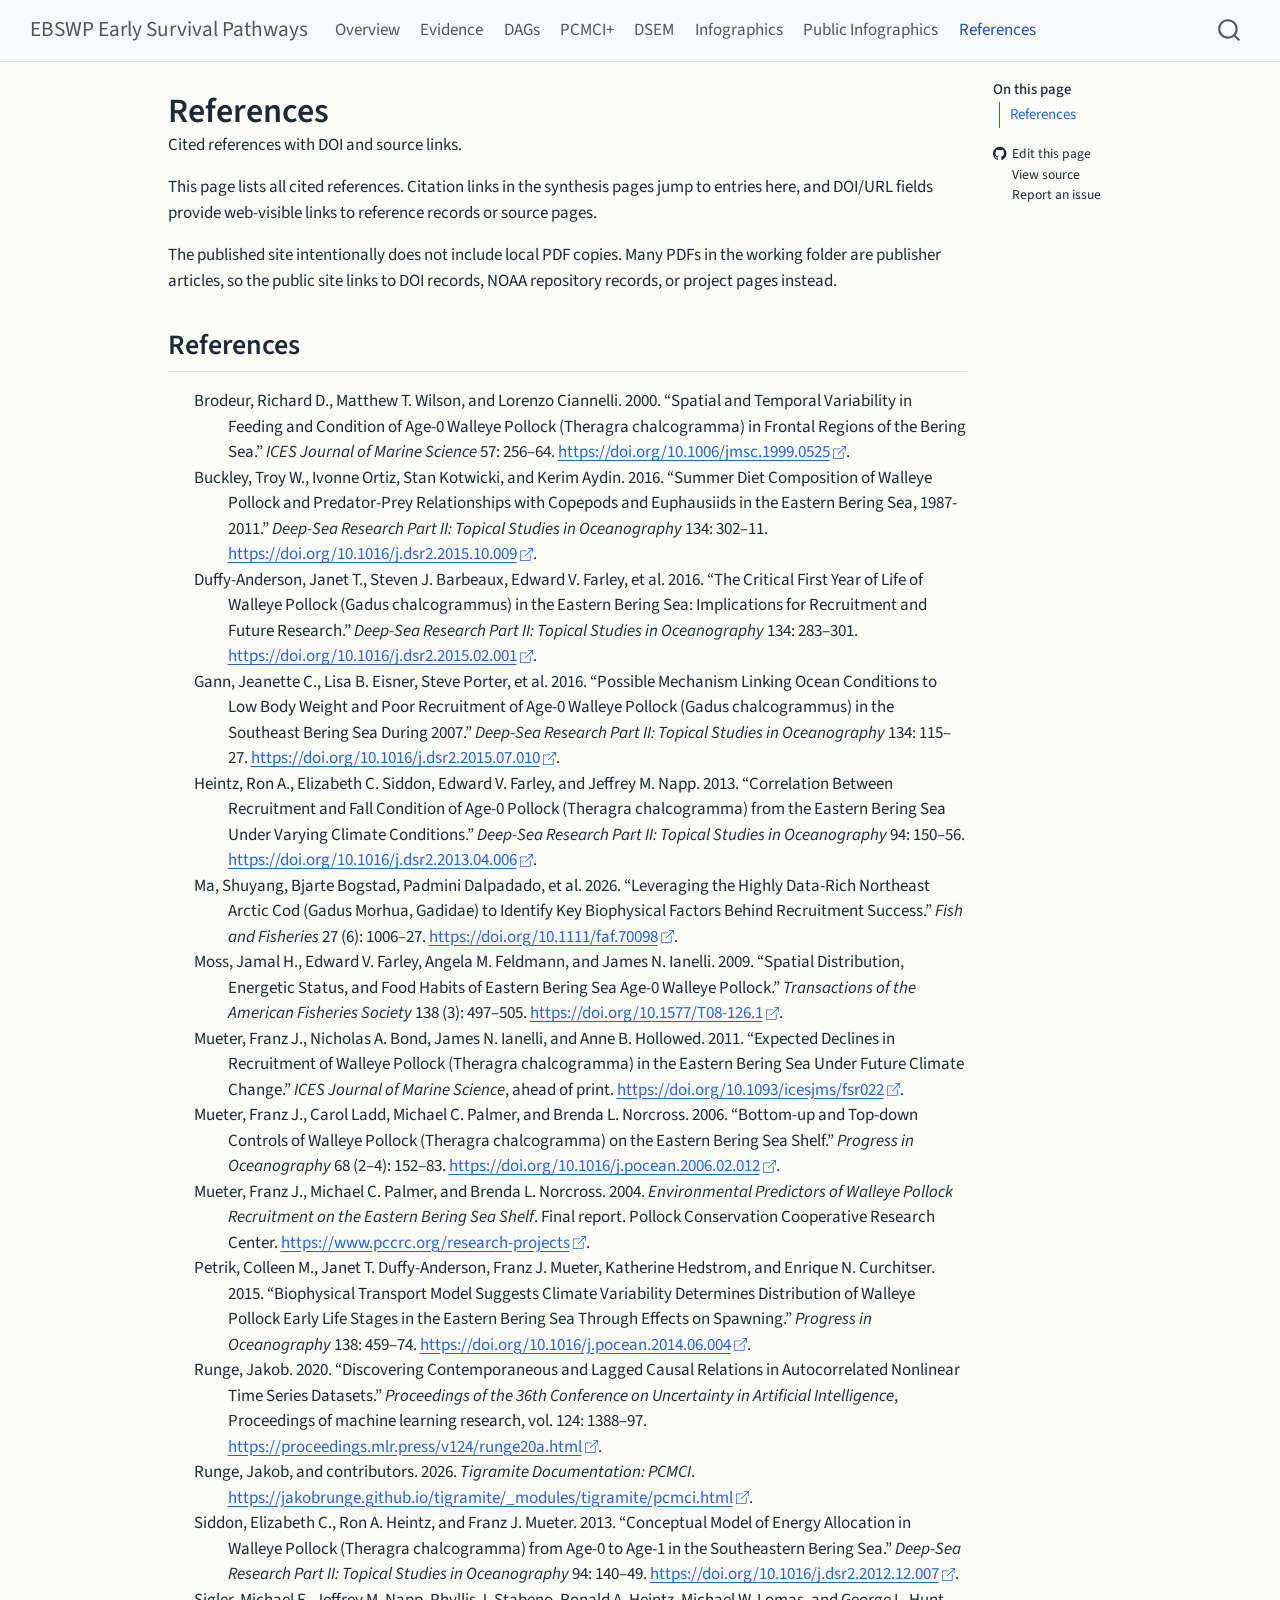
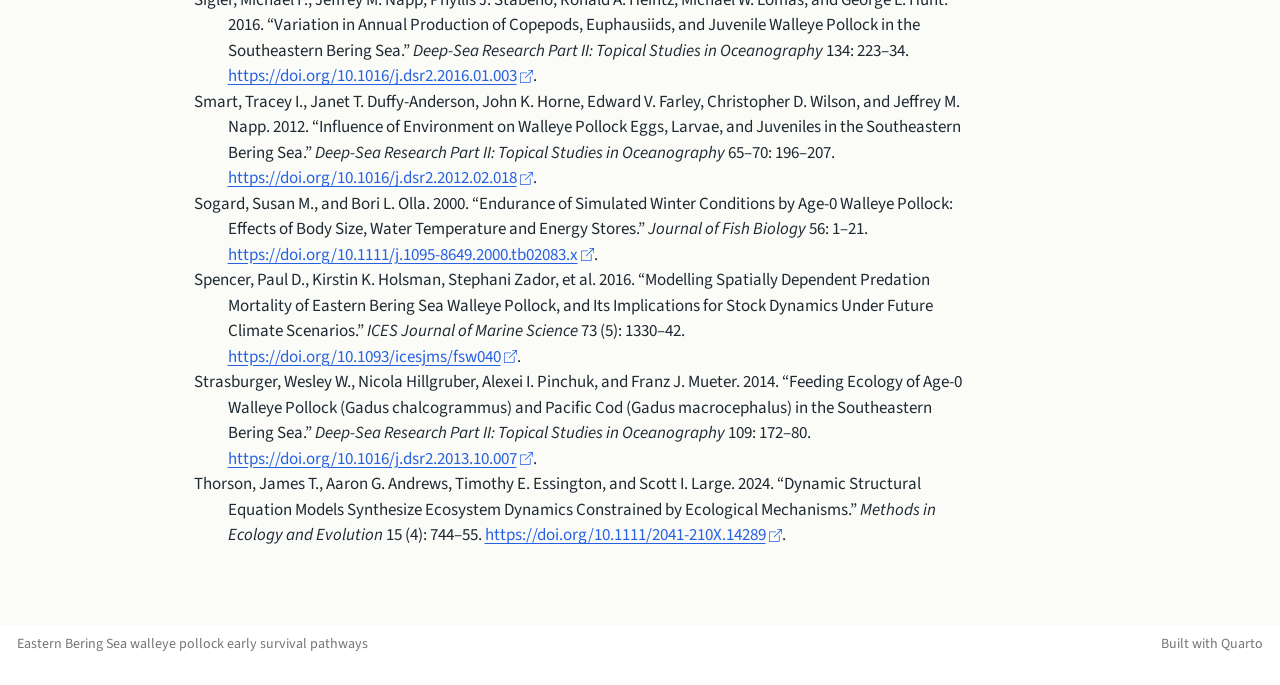
<file: docs/references.html>
<!DOCTYPE html>
<html xmlns="http://www.w3.org/1999/xhtml" lang="en" xml:lang="en"><head>

<meta charset="utf-8">
<meta name="generator" content="quarto-1.9.37">

<meta name="viewport" content="width=device-width, initial-scale=1.0, user-scalable=yes">

<meta name="description" content="Cited references with DOI and source links.">

<title>References – EBSWP Early Survival Pathways</title>
<style>
/* Default styles provided by pandoc.
** See https://pandoc.org/MANUAL.html#variables-for-html for config info.
*/
code{white-space: pre-wrap;}
span.smallcaps{font-variant: small-caps;}
div.columns{display: flex; gap: min(4vw, 1.5em);}
div.column{flex: auto; overflow-x: auto;}
div.hanging-indent{margin-left: 1.5em; text-indent: -1.5em;}
ul.task-list{list-style: none;}
ul.task-list li input[type="checkbox"] {
  width: 0.8em;
  margin: 0 0.8em 0.2em -1em; /* quarto-specific, see https://github.com/quarto-dev/quarto-cli/issues/4556 */ 
  vertical-align: middle;
}
/* CSS for citations */
div.csl-bib-body { }
div.csl-entry {
  clear: both;
}
.hanging-indent div.csl-entry {
  margin-left:2em;
  text-indent:-2em;
}
div.csl-left-margin {
  min-width:2em;
  float:left;
}
div.csl-right-inline {
  margin-left:2em;
  padding-left:1em;
}
div.csl-indent {
  margin-left: 2em;
}</style>


<script src="site_libs/quarto-nav/quarto-nav.js"></script>
<script src="site_libs/quarto-nav/headroom.min.js"></script>
<script src="site_libs/clipboard/clipboard.min.js"></script>
<script src="site_libs/quarto-search/autocomplete.umd.js"></script>
<script src="site_libs/quarto-search/fuse.min.js"></script>
<script src="site_libs/quarto-search/quarto-search.js"></script>
<meta name="quarto:offset" content="./">
<script src="site_libs/quarto-html/quarto.js" type="module"></script>
<script src="site_libs/quarto-html/tabsets/tabsets.js" type="module"></script>
<script src="site_libs/quarto-html/popper.min.js"></script>
<script src="site_libs/quarto-html/tippy.umd.min.js"></script>
<script src="site_libs/quarto-html/anchor.min.js"></script>
<link href="site_libs/quarto-html/tippy.css" rel="stylesheet">
<link href="site_libs/quarto-html/quarto-syntax-highlighting-7f8f88aac4f3542376d5c11b86a4c14d.css" rel="stylesheet" id="quarto-text-highlighting-styles">
<script src="site_libs/bootstrap/bootstrap.min.js"></script>
<link href="site_libs/bootstrap/bootstrap-icons.css" rel="stylesheet">
<link href="site_libs/bootstrap/bootstrap-158031087360bce0ff56dc785ce39e06.min.css" rel="stylesheet" append-hash="true" id="quarto-bootstrap" data-mode="light">
<script id="quarto-search-options" type="application/json">{
  "location": "navbar",
  "copy-button": false,
  "collapse-after": 3,
  "panel-placement": "end",
  "type": "overlay",
  "limit": 50,
  "keyboard-shortcut": [
    "f",
    "/",
    "s"
  ],
  "show-item-context": false,
  "language": {
    "search-no-results-text": "No results",
    "search-matching-documents-text": "matching documents",
    "search-copy-link-title": "Copy link to search",
    "search-hide-matches-text": "Hide additional matches",
    "search-more-match-text": "more match in this document",
    "search-more-matches-text": "more matches in this document",
    "search-clear-button-title": "Clear",
    "search-text-placeholder": "",
    "search-detached-cancel-button-title": "Cancel",
    "search-submit-button-title": "Submit",
    "search-label": "Search"
  }
}</script>
<style>html{ scroll-behavior: smooth; }</style>


<link rel="stylesheet" href="styles.css">
</head>

<body class="nav-fixed quarto-light">

<div id="quarto-search-results"></div>
  <header id="quarto-header" class="headroom fixed-top">
    <nav class="navbar navbar-expand-lg " data-bs-theme="dark">
      <div class="navbar-container container-fluid">
      <div class="navbar-brand-container mx-auto">
    <a class="navbar-brand" href="./index.html">
    <span class="navbar-title">EBSWP Early Survival Pathways</span>
    </a>
  </div>
            <div id="quarto-search" class="" title="Search"></div>
          <button class="navbar-toggler" type="button" data-bs-toggle="collapse" data-bs-target="#navbarCollapse" aria-controls="navbarCollapse" role="menu" aria-expanded="false" aria-label="Toggle navigation" onclick="if (window.quartoToggleHeadroom) { window.quartoToggleHeadroom(); }">
  <span class="navbar-toggler-icon"></span>
</button>
          <div class="collapse navbar-collapse" id="navbarCollapse">
            <ul class="navbar-nav navbar-nav-scroll me-auto">
  <li class="nav-item">
    <a class="nav-link" href="./index.html"> 
<span class="menu-text">Overview</span></a>
  </li>  
  <li class="nav-item">
    <a class="nav-link" href="./evidence.html"> 
<span class="menu-text">Evidence</span></a>
  </li>  
  <li class="nav-item">
    <a class="nav-link" href="./dags.html"> 
<span class="menu-text">DAGs</span></a>
  </li>  
  <li class="nav-item">
    <a class="nav-link" href="./pcmci.html"> 
<span class="menu-text">PCMCI+</span></a>
  </li>  
  <li class="nav-item">
    <a class="nav-link" href="./dsem.html"> 
<span class="menu-text">DSEM</span></a>
  </li>  
  <li class="nav-item">
    <a class="nav-link" href="./infographics.html"> 
<span class="menu-text">Infographics</span></a>
  </li>  
  <li class="nav-item">
    <a class="nav-link" href="./public-infographics.html"> 
<span class="menu-text">Public Infographics</span></a>
  </li>  
  <li class="nav-item">
    <a class="nav-link active" href="./references.html" aria-current="page"> 
<span class="menu-text">References</span></a>
  </li>  
</ul>
          </div> <!-- /navcollapse -->
            <div class="quarto-navbar-tools">
</div>
      </div> <!-- /container-fluid -->
    </nav>
</header>
<!-- content -->
<div id="quarto-content" class="quarto-container page-columns page-rows-contents page-layout-article page-navbar">
<!-- sidebar -->
<!-- margin-sidebar -->
    <div id="quarto-margin-sidebar" class="sidebar margin-sidebar">
        <nav id="TOC" role="doc-toc" class="toc-active">
    <h2 id="toc-title">On this page</h2>
   
  <ul>
  <li><a href="#references" id="toc-references" class="nav-link active" data-scroll-target="#references">References</a></li>
  </ul>
<div class="toc-actions"><ul><li><a href="https://github.com/afsc-assessments/ebswp_esp/edit/main/references.qmd" class="toc-action"><i class="bi bi-github"></i>Edit this page</a></li><li><a href="https://github.com/afsc-assessments/ebswp_esp/blob/main/references.qmd" class="toc-action"><i class="bi empty"></i>View source</a></li><li><a href="https://github.com/afsc-assessments/ebswp_esp/issues/new" class="toc-action"><i class="bi empty"></i>Report an issue</a></li></ul></div></nav>
    </div>
<!-- main -->
<main class="content" id="quarto-document-content">

<header id="title-block-header" class="quarto-title-block default">
<div class="quarto-title">
<h1 class="title">References</h1>
</div>

<div>
  <div class="description">
    Cited references with DOI and source links.
  </div>
</div>


<div class="quarto-title-meta">

    
  
    
  </div>
  


</header>


<p>This page lists all cited references. Citation links in the synthesis pages jump to entries here, and DOI/URL fields provide web-visible links to reference records or source pages.</p>
<p>The published site intentionally does not include local PDF copies. Many PDFs in the working folder are publisher articles, so the public site links to DOI records, NOAA repository records, or project pages instead.</p>
<section id="references" class="level2">
<h2 class="anchored" data-anchor-id="references">References</h2>
<div id="refs" class="references csl-bib-body hanging-indent" role="list">
<div id="ref-brodeur2000" class="csl-entry" role="listitem">
Brodeur, Richard D., Matthew T. Wilson, and Lorenzo Ciannelli. 2000. <span>“Spatial and Temporal Variability in Feeding and Condition of Age-0 Walleye Pollock (<span class="nocase">Theragra chalcogramma</span>) in Frontal Regions of the Bering Sea.”</span> <em>ICES Journal of Marine Science</em> 57: 256–64. <a href="https://doi.org/10.1006/jmsc.1999.0525">https://doi.org/10.1006/jmsc.1999.0525</a>.
</div>
<div id="ref-buckley2016" class="csl-entry" role="listitem">
Buckley, Troy W., Ivonne Ortiz, Stan Kotwicki, and Kerim Aydin. 2016. <span>“Summer Diet Composition of Walleye Pollock and Predator-Prey Relationships with Copepods and Euphausiids in the Eastern Bering Sea, 1987-2011.”</span> <em>Deep-Sea Research Part II: Topical Studies in Oceanography</em> 134: 302–11. <a href="https://doi.org/10.1016/j.dsr2.2015.10.009">https://doi.org/10.1016/j.dsr2.2015.10.009</a>.
</div>
<div id="ref-duffyanderson2016" class="csl-entry" role="listitem">
Duffy-Anderson, Janet T., Steven J. Barbeaux, Edward V. Farley, et al. 2016. <span>“The Critical First Year of Life of Walleye Pollock (<span class="nocase">Gadus chalcogrammus</span>) in the Eastern Bering Sea: Implications for Recruitment and Future Research.”</span> <em>Deep-Sea Research Part II: Topical Studies in Oceanography</em> 134: 283–301. <a href="https://doi.org/10.1016/j.dsr2.2015.02.001">https://doi.org/10.1016/j.dsr2.2015.02.001</a>.
</div>
<div id="ref-gann2016" class="csl-entry" role="listitem">
Gann, Jeanette C., Lisa B. Eisner, Steve Porter, et al. 2016. <span>“Possible Mechanism Linking Ocean Conditions to Low Body Weight and Poor Recruitment of Age-0 Walleye Pollock (<span class="nocase">Gadus chalcogrammus</span>) in the Southeast Bering Sea During 2007.”</span> <em>Deep-Sea Research Part II: Topical Studies in Oceanography</em> 134: 115–27. <a href="https://doi.org/10.1016/j.dsr2.2015.07.010">https://doi.org/10.1016/j.dsr2.2015.07.010</a>.
</div>
<div id="ref-heintz2013" class="csl-entry" role="listitem">
Heintz, Ron A., Elizabeth C. Siddon, Edward V. Farley, and Jeffrey M. Napp. 2013. <span>“Correlation Between Recruitment and Fall Condition of Age-0 Pollock (<span class="nocase">Theragra chalcogramma</span>) from the Eastern Bering Sea Under Varying Climate Conditions.”</span> <em>Deep-Sea Research Part II: Topical Studies in Oceanography</em> 94: 150–56. <a href="https://doi.org/10.1016/j.dsr2.2013.04.006">https://doi.org/10.1016/j.dsr2.2013.04.006</a>.
</div>
<div id="ref-ma2026neac" class="csl-entry" role="listitem">
Ma, Shuyang, Bjarte Bogstad, Padmini Dalpadado, et al. 2026. <span>“Leveraging the Highly Data-Rich Northeast Arctic Cod (Gadus Morhua, Gadidae) to Identify Key Biophysical Factors Behind Recruitment Success.”</span> <em>Fish and Fisheries</em> 27 (6): 1006–27. <a href="https://doi.org/10.1111/faf.70098">https://doi.org/10.1111/faf.70098</a>.
</div>
<div id="ref-moss2009" class="csl-entry" role="listitem">
Moss, Jamal H., Edward V. Farley, Angela M. Feldmann, and James N. Ianelli. 2009. <span>“Spatial Distribution, Energetic Status, and Food Habits of Eastern Bering Sea Age-0 Walleye Pollock.”</span> <em>Transactions of the American Fisheries Society</em> 138 (3): 497–505. <a href="https://doi.org/10.1577/T08-126.1">https://doi.org/10.1577/T08-126.1</a>.
</div>
<div id="ref-mueter2011" class="csl-entry" role="listitem">
Mueter, Franz J., Nicholas A. Bond, James N. Ianelli, and Anne B. Hollowed. 2011. <span>“Expected Declines in Recruitment of Walleye Pollock (<span class="nocase">Theragra chalcogramma</span>) in the Eastern Bering Sea Under Future Climate Change.”</span> <em>ICES Journal of Marine Science</em>, ahead of print. <a href="https://doi.org/10.1093/icesjms/fsr022">https://doi.org/10.1093/icesjms/fsr022</a>.
</div>
<div id="ref-mueter2006" class="csl-entry" role="listitem">
Mueter, Franz J., Carol Ladd, Michael C. Palmer, and Brenda L. Norcross. 2006. <span>“Bottom-up and Top-down Controls of Walleye Pollock (<span class="nocase">Theragra chalcogramma</span>) on the Eastern Bering Sea Shelf.”</span> <em>Progress in Oceanography</em> 68 (2–4): 152–83. <a href="https://doi.org/10.1016/j.pocean.2006.02.012">https://doi.org/10.1016/j.pocean.2006.02.012</a>.
</div>
<div id="ref-mueter2004" class="csl-entry" role="listitem">
Mueter, Franz J., Michael C. Palmer, and Brenda L. Norcross. 2004. <em>Environmental Predictors of Walleye Pollock Recruitment on the Eastern Bering Sea Shelf</em>. Final report. Pollock Conservation Cooperative Research Center. <a href="https://www.pccrc.org/research-projects">https://www.pccrc.org/research-projects</a>.
</div>
<div id="ref-petrik2015" class="csl-entry" role="listitem">
Petrik, Colleen M., Janet T. Duffy-Anderson, Franz J. Mueter, Katherine Hedstrom, and Enrique N. Curchitser. 2015. <span>“Biophysical Transport Model Suggests Climate Variability Determines Distribution of Walleye Pollock Early Life Stages in the Eastern Bering Sea Through Effects on Spawning.”</span> <em>Progress in Oceanography</em> 138: 459–74. <a href="https://doi.org/10.1016/j.pocean.2014.06.004">https://doi.org/10.1016/j.pocean.2014.06.004</a>.
</div>
<div id="ref-runge2020pcmcip" class="csl-entry" role="listitem">
Runge, Jakob. 2020. <span>“Discovering Contemporaneous and Lagged Causal Relations in Autocorrelated Nonlinear Time Series Datasets.”</span> <em>Proceedings of the 36th Conference on Uncertainty in Artificial Intelligence</em>, Proceedings of machine learning research, vol. 124: 1388–97. <a href="https://proceedings.mlr.press/v124/runge20a.html">https://proceedings.mlr.press/v124/runge20a.html</a>.
</div>
<div id="ref-tigramite2026" class="csl-entry" role="listitem">
<span class="nocase">Runge, Jakob, and contributors</span>. 2026. <em>Tigramite Documentation: PCMCI</em>. <a href="https://jakobrunge.github.io/tigramite/_modules/tigramite/pcmci.html">https://jakobrunge.github.io/tigramite/_modules/tigramite/pcmci.html</a>.
</div>
<div id="ref-siddon2013" class="csl-entry" role="listitem">
Siddon, Elizabeth C., Ron A. Heintz, and Franz J. Mueter. 2013. <span>“Conceptual Model of Energy Allocation in Walleye Pollock (<span class="nocase">Theragra chalcogramma</span>) from Age-0 to Age-1 in the Southeastern Bering Sea.”</span> <em>Deep-Sea Research Part II: Topical Studies in Oceanography</em> 94: 140–49. <a href="https://doi.org/10.1016/j.dsr2.2012.12.007">https://doi.org/10.1016/j.dsr2.2012.12.007</a>.
</div>
<div id="ref-sigler2016" class="csl-entry" role="listitem">
Sigler, Michael F., Jeffrey M. Napp, Phyllis J. Stabeno, Ronald A. Heintz, Michael W. Lomas, and George L. Hunt. 2016. <span>“Variation in Annual Production of Copepods, Euphausiids, and Juvenile Walleye Pollock in the Southeastern Bering Sea.”</span> <em>Deep-Sea Research Part II: Topical Studies in Oceanography</em> 134: 223–34. <a href="https://doi.org/10.1016/j.dsr2.2016.01.003">https://doi.org/10.1016/j.dsr2.2016.01.003</a>.
</div>
<div id="ref-smart2012" class="csl-entry" role="listitem">
Smart, Tracey I., Janet T. Duffy-Anderson, John K. Horne, Edward V. Farley, Christopher D. Wilson, and Jeffrey M. Napp. 2012. <span>“Influence of Environment on Walleye Pollock Eggs, Larvae, and Juveniles in the Southeastern Bering Sea.”</span> <em>Deep-Sea Research Part II: Topical Studies in Oceanography</em> 65–70: 196–207. <a href="https://doi.org/10.1016/j.dsr2.2012.02.018">https://doi.org/10.1016/j.dsr2.2012.02.018</a>.
</div>
<div id="ref-sogard2000" class="csl-entry" role="listitem">
Sogard, Susan M., and Bori L. Olla. 2000. <span>“Endurance of Simulated Winter Conditions by Age-0 Walleye Pollock: Effects of Body Size, Water Temperature and Energy Stores.”</span> <em>Journal of Fish Biology</em> 56: 1–21. <a href="https://doi.org/10.1111/j.1095-8649.2000.tb02083.x">https://doi.org/10.1111/j.1095-8649.2000.tb02083.x</a>.
</div>
<div id="ref-spencer2016" class="csl-entry" role="listitem">
Spencer, Paul D., Kirstin K. Holsman, Stephani Zador, et al. 2016. <span>“Modelling Spatially Dependent Predation Mortality of Eastern Bering Sea Walleye Pollock, and Its Implications for Stock Dynamics Under Future Climate Scenarios.”</span> <em>ICES Journal of Marine Science</em> 73 (5): 1330–42. <a href="https://doi.org/10.1093/icesjms/fsw040">https://doi.org/10.1093/icesjms/fsw040</a>.
</div>
<div id="ref-strasburger2014" class="csl-entry" role="listitem">
Strasburger, Wesley W., Nicola Hillgruber, Alexei I. Pinchuk, and Franz J. Mueter. 2014. <span>“Feeding Ecology of Age-0 Walleye Pollock (<span class="nocase">Gadus chalcogrammus</span>) and Pacific Cod (<span class="nocase">Gadus macrocephalus</span>) in the Southeastern Bering Sea.”</span> <em>Deep-Sea Research Part II: Topical Studies in Oceanography</em> 109: 172–80. <a href="https://doi.org/10.1016/j.dsr2.2013.10.007">https://doi.org/10.1016/j.dsr2.2013.10.007</a>.
</div>
<div id="ref-thorson2024dsem" class="csl-entry" role="listitem">
Thorson, James T., Aaron G. Andrews, Timothy E. Essington, and Scott I. Large. 2024. <span>“Dynamic Structural Equation Models Synthesize Ecosystem Dynamics Constrained by Ecological Mechanisms.”</span> <em>Methods in Ecology and Evolution</em> 15 (4): 744–55. <a href="https://doi.org/10.1111/2041-210X.14289">https://doi.org/10.1111/2041-210X.14289</a>.
</div>
</div>


</section>

</main> <!-- /main -->
<script id="quarto-html-after-body" type="application/javascript">
  window.document.addEventListener("DOMContentLoaded", function (event) {
    const icon = "";
    const anchorJS = new window.AnchorJS();
    anchorJS.options = {
      placement: 'right',
      icon: icon
    };
    anchorJS.add('.anchored');
    const isCodeAnnotation = (el) => {
      for (const clz of el.classList) {
        if (clz.startsWith('code-annotation-')) {                     
          return true;
        }
      }
      return false;
    }
    const onCopySuccess = function(e) {
      // button target
      const button = e.trigger;
      // don't keep focus
      button.blur();
      // flash "checked"
      button.classList.add('code-copy-button-checked');
      var currentTitle = button.getAttribute("title");
      button.setAttribute("title", "Copied!");
      let tooltip;
      if (window.bootstrap) {
        button.setAttribute("data-bs-toggle", "tooltip");
        button.setAttribute("data-bs-placement", "left");
        button.setAttribute("data-bs-title", "Copied!");
        tooltip = new bootstrap.Tooltip(button, 
          { trigger: "manual", 
            customClass: "code-copy-button-tooltip",
            offset: [0, -8]});
        tooltip.show();    
      }
      setTimeout(function() {
        if (tooltip) {
          tooltip.hide();
          button.removeAttribute("data-bs-title");
          button.removeAttribute("data-bs-toggle");
          button.removeAttribute("data-bs-placement");
        }
        button.setAttribute("title", currentTitle);
        button.classList.remove('code-copy-button-checked');
      }, 1000);
      // clear code selection
      e.clearSelection();
    }
    const getTextToCopy = function(trigger) {
      const outerScaffold = trigger.parentElement.cloneNode(true);
      const codeEl = outerScaffold.querySelector('code');
      for (const childEl of codeEl.children) {
        if (isCodeAnnotation(childEl)) {
          childEl.remove();
        }
      }
      return codeEl.innerText;
    }
    const clipboard = new window.ClipboardJS('.code-copy-button:not([data-in-quarto-modal])', {
      text: getTextToCopy
    });
    clipboard.on('success', onCopySuccess);
    if (window.document.getElementById('quarto-embedded-source-code-modal')) {
      const clipboardModal = new window.ClipboardJS('.code-copy-button[data-in-quarto-modal]', {
        text: getTextToCopy,
        container: window.document.getElementById('quarto-embedded-source-code-modal')
      });
      clipboardModal.on('success', onCopySuccess);
    }
      var localhostRegex = new RegExp(/^(?:http|https):\/\/localhost\:?[0-9]*\//);
      var mailtoRegex = new RegExp(/^mailto:/);
        var filterRegex = new RegExp("https:\/\/afsc-assessments\.github\.io\/ebswp_esp\/");
      var isInternal = (href) => {
          return filterRegex.test(href) || localhostRegex.test(href) || mailtoRegex.test(href);
      }
      // Inspect non-navigation links and adorn them if external
     var links = window.document.querySelectorAll('a[href]:not(.nav-link):not(.navbar-brand):not(.toc-action):not(.sidebar-link):not(.sidebar-item-toggle):not(.pagination-link):not(.no-external):not([aria-hidden]):not(.dropdown-item):not(.quarto-navigation-tool):not(.about-link)');
      for (var i=0; i<links.length; i++) {
        const link = links[i];
        if (!isInternal(link.href)) {
          // undo the damage that might have been done by quarto-nav.js in the case of
          // links that we want to consider external
          if (link.dataset.originalHref !== undefined) {
            link.href = link.dataset.originalHref;
          }
            // target, if specified
            link.setAttribute("target", "_blank");
            if (link.getAttribute("rel") === null) {
              link.setAttribute("rel", "noopener");
            }
            // default icon
            link.classList.add("external");
        }
      }
    function tippyHover(el, contentFn, onTriggerFn, onUntriggerFn) {
      const config = {
        allowHTML: true,
        maxWidth: 500,
        delay: 100,
        arrow: false,
        appendTo: function(el) {
            return el.parentElement;
        },
        interactive: true,
        interactiveBorder: 10,
        theme: 'quarto',
        placement: 'bottom-start',
      };
      if (contentFn) {
        config.content = contentFn;
      }
      if (onTriggerFn) {
        config.onTrigger = onTriggerFn;
      }
      if (onUntriggerFn) {
        config.onUntrigger = onUntriggerFn;
      }
      window.tippy(el, config); 
    }
    const noterefs = window.document.querySelectorAll('a[role="doc-noteref"]');
    for (var i=0; i<noterefs.length; i++) {
      const ref = noterefs[i];
      tippyHover(ref, function() {
        // use id or data attribute instead here
        let href = ref.getAttribute('data-footnote-href') || ref.getAttribute('href');
        try { href = new URL(href).hash; } catch {}
        const id = href.replace(/^#\/?/, "");
        const note = window.document.getElementById(id);
        if (note) {
          return note.innerHTML;
        } else {
          return "";
        }
      });
    }
    const xrefs = window.document.querySelectorAll('a.quarto-xref');
    const processXRef = (id, note) => {
      // Strip column container classes
      const stripColumnClz = (el) => {
        el.classList.remove("page-full", "page-columns");
        if (el.children) {
          for (const child of el.children) {
            stripColumnClz(child);
          }
        }
      }
      stripColumnClz(note)
      if (id === null || id.startsWith('sec-')) {
        // Special case sections, only their first couple elements
        const container = document.createElement("div");
        if (note.children && note.children.length > 2) {
          container.appendChild(note.children[0].cloneNode(true));
          for (let i = 1; i < note.children.length; i++) {
            const child = note.children[i];
            if (child.tagName === "P" && child.innerText === "") {
              continue;
            } else {
              container.appendChild(child.cloneNode(true));
              break;
            }
          }
          if (window.Quarto?.typesetMath) {
            window.Quarto.typesetMath(container);
          }
          return container.innerHTML
        } else {
          if (window.Quarto?.typesetMath) {
            window.Quarto.typesetMath(note);
          }
          return note.innerHTML;
        }
      } else {
        // Remove any anchor links if they are present
        const anchorLink = note.querySelector('a.anchorjs-link');
        if (anchorLink) {
          anchorLink.remove();
        }
        if (window.Quarto?.typesetMath) {
          window.Quarto.typesetMath(note);
        }
        if (note.classList.contains("callout")) {
          return note.outerHTML;
        } else {
          return note.innerHTML;
        }
      }
    }
    for (var i=0; i<xrefs.length; i++) {
      const xref = xrefs[i];
      tippyHover(xref, undefined, function(instance) {
        instance.disable();
        let url = xref.getAttribute('href');
        let hash = undefined; 
        if (url.startsWith('#')) {
          hash = url;
        } else {
          try { hash = new URL(url).hash; } catch {}
        }
        if (hash) {
          const id = hash.replace(/^#\/?/, "");
          const note = window.document.getElementById(id);
          if (note !== null) {
            try {
              const html = processXRef(id, note.cloneNode(true));
              instance.setContent(html);
            } finally {
              instance.enable();
              instance.show();
            }
          } else {
            // See if we can fetch this
            fetch(url.split('#')[0])
            .then(res => res.text())
            .then(html => {
              const parser = new DOMParser();
              const htmlDoc = parser.parseFromString(html, "text/html");
              const note = htmlDoc.getElementById(id);
              if (note !== null) {
                const html = processXRef(id, note);
                instance.setContent(html);
              } 
            }).finally(() => {
              instance.enable();
              instance.show();
            });
          }
        } else {
          // See if we can fetch a full url (with no hash to target)
          // This is a special case and we should probably do some content thinning / targeting
          fetch(url)
          .then(res => res.text())
          .then(html => {
            const parser = new DOMParser();
            const htmlDoc = parser.parseFromString(html, "text/html");
            const note = htmlDoc.querySelector('main.content');
            if (note !== null) {
              // This should only happen for chapter cross references
              // (since there is no id in the URL)
              // remove the first header
              if (note.children.length > 0 && note.children[0].tagName === "HEADER") {
                note.children[0].remove();
              }
              const html = processXRef(null, note);
              instance.setContent(html);
            } 
          }).finally(() => {
            instance.enable();
            instance.show();
          });
        }
      }, function(instance) {
      });
    }
        let selectedAnnoteEl;
        const selectorForAnnotation = ( cell, annotation) => {
          let cellAttr = 'data-code-cell="' + cell + '"';
          let lineAttr = 'data-code-annotation="' +  annotation + '"';
          const selector = 'span[' + cellAttr + '][' + lineAttr + ']';
          return selector;
        }
        const selectCodeLines = (annoteEl) => {
          const doc = window.document;
          const targetCell = annoteEl.getAttribute("data-target-cell");
          const targetAnnotation = annoteEl.getAttribute("data-target-annotation");
          const annoteSpan = window.document.querySelector(selectorForAnnotation(targetCell, targetAnnotation));
          const lines = annoteSpan.getAttribute("data-code-lines").split(",");
          const lineIds = lines.map((line) => {
            return targetCell + "-" + line;
          })
          let top = null;
          let height = null;
          let parent = null;
          if (lineIds.length > 0) {
              //compute the position of the single el (top and bottom and make a div)
              const el = window.document.getElementById(lineIds[0]);
              top = el.offsetTop;
              height = el.offsetHeight;
              parent = el.parentElement.parentElement;
            if (lineIds.length > 1) {
              const lastEl = window.document.getElementById(lineIds[lineIds.length - 1]);
              const bottom = lastEl.offsetTop + lastEl.offsetHeight;
              height = bottom - top;
            }
            if (top !== null && height !== null && parent !== null) {
              // cook up a div (if necessary) and position it 
              let div = window.document.getElementById("code-annotation-line-highlight");
              if (div === null) {
                div = window.document.createElement("div");
                div.setAttribute("id", "code-annotation-line-highlight");
                div.style.position = 'absolute';
                parent.appendChild(div);
              }
              div.style.top = top - 2 + "px";
              div.style.height = height + 4 + "px";
              div.style.left = 0;
              let gutterDiv = window.document.getElementById("code-annotation-line-highlight-gutter");
              if (gutterDiv === null) {
                gutterDiv = window.document.createElement("div");
                gutterDiv.setAttribute("id", "code-annotation-line-highlight-gutter");
                gutterDiv.style.position = 'absolute';
                const codeCell = window.document.getElementById(targetCell);
                const gutter = codeCell.querySelector('.code-annotation-gutter');
                gutter.appendChild(gutterDiv);
              }
              gutterDiv.style.top = top - 2 + "px";
              gutterDiv.style.height = height + 4 + "px";
            }
            selectedAnnoteEl = annoteEl;
          }
        };
        const unselectCodeLines = () => {
          const elementsIds = ["code-annotation-line-highlight", "code-annotation-line-highlight-gutter"];
          elementsIds.forEach((elId) => {
            const div = window.document.getElementById(elId);
            if (div) {
              div.remove();
            }
          });
          selectedAnnoteEl = undefined;
        };
          // Handle positioning of the toggle
      window.addEventListener(
        "resize",
        throttle(() => {
          elRect = undefined;
          if (selectedAnnoteEl) {
            selectCodeLines(selectedAnnoteEl);
          }
        }, 10)
      );
      function throttle(fn, ms) {
      let throttle = false;
      let timer;
        return (...args) => {
          if(!throttle) { // first call gets through
              fn.apply(this, args);
              throttle = true;
          } else { // all the others get throttled
              if(timer) clearTimeout(timer); // cancel #2
              timer = setTimeout(() => {
                fn.apply(this, args);
                timer = throttle = false;
              }, ms);
          }
        };
      }
        // Attach click handler to the DT
        const annoteDls = window.document.querySelectorAll('dt[data-target-cell]');
        for (const annoteDlNode of annoteDls) {
          annoteDlNode.addEventListener('click', (event) => {
            const clickedEl = event.target;
            if (clickedEl !== selectedAnnoteEl) {
              unselectCodeLines();
              const activeEl = window.document.querySelector('dt[data-target-cell].code-annotation-active');
              if (activeEl) {
                activeEl.classList.remove('code-annotation-active');
              }
              selectCodeLines(clickedEl);
              clickedEl.classList.add('code-annotation-active');
            } else {
              // Unselect the line
              unselectCodeLines();
              clickedEl.classList.remove('code-annotation-active');
            }
          });
        }
    const findCites = (el) => {
      const parentEl = el.parentElement;
      if (parentEl) {
        const cites = parentEl.dataset.cites;
        if (cites) {
          return {
            el,
            cites: cites.split(' ')
          };
        } else {
          return findCites(el.parentElement)
        }
      } else {
        return undefined;
      }
    };
    var bibliorefs = window.document.querySelectorAll('a[role="doc-biblioref"]');
    for (var i=0; i<bibliorefs.length; i++) {
      const ref = bibliorefs[i];
      const citeInfo = findCites(ref);
      if (citeInfo) {
        tippyHover(citeInfo.el, function() {
          var popup = window.document.createElement('div');
          citeInfo.cites.forEach(function(cite) {
            var citeDiv = window.document.createElement('div');
            citeDiv.classList.add('hanging-indent');
            citeDiv.classList.add('csl-entry');
            var biblioDiv = window.document.getElementById('ref-' + cite);
            if (biblioDiv) {
              citeDiv.innerHTML = biblioDiv.innerHTML;
            }
            popup.appendChild(citeDiv);
          });
          return popup.innerHTML;
        });
      }
    }
  });
  </script>
</div> <!-- /content -->
<footer class="footer">
  <div class="nav-footer">
    <div class="nav-footer-left">
<p>Eastern Bering Sea walleye pollock early survival pathways</p>
</div>   
    <div class="nav-footer-center">
      &nbsp;
    <div class="toc-actions d-sm-block d-md-none"><ul><li><a href="https://github.com/afsc-assessments/ebswp_esp/edit/main/references.qmd" class="toc-action"><i class="bi bi-github"></i>Edit this page</a></li><li><a href="https://github.com/afsc-assessments/ebswp_esp/blob/main/references.qmd" class="toc-action"><i class="bi empty"></i>View source</a></li><li><a href="https://github.com/afsc-assessments/ebswp_esp/issues/new" class="toc-action"><i class="bi empty"></i>Report an issue</a></li></ul></div></div>
    <div class="nav-footer-right">
<p>Built with Quarto</p>
</div>
  </div>
</footer>




<script src="site_libs/quarto-html/zenscroll-min.js"></script>
</body></html>
</file>
<file: docs/site_libs/quarto-html/tippy.css>
.tippy-box[data-animation=fade][data-state=hidden]{opacity:0}[data-tippy-root]{max-width:calc(100vw - 10px)}.tippy-box{position:relative;background-color:#333;color:#fff;border-radius:4px;font-size:14px;line-height:1.4;white-space:normal;outline:0;transition-property:transform,visibility,opacity}.tippy-box[data-placement^=top]>.tippy-arrow{bottom:0}.tippy-box[data-placement^=top]>.tippy-arrow:before{bottom:-7px;left:0;border-width:8px 8px 0;border-top-color:initial;transform-origin:center top}.tippy-box[data-placement^=bottom]>.tippy-arrow{top:0}.tippy-box[data-placement^=bottom]>.tippy-arrow:before{top:-7px;left:0;border-width:0 8px 8px;border-bottom-color:initial;transform-origin:center bottom}.tippy-box[data-placement^=left]>.tippy-arrow{right:0}.tippy-box[data-placement^=left]>.tippy-arrow:before{border-width:8px 0 8px 8px;border-left-color:initial;right:-7px;transform-origin:center left}.tippy-box[data-placement^=right]>.tippy-arrow{left:0}.tippy-box[data-placement^=right]>.tippy-arrow:before{left:-7px;border-width:8px 8px 8px 0;border-right-color:initial;transform-origin:center right}.tippy-box[data-inertia][data-state=visible]{transition-timing-function:cubic-bezier(.54,1.5,.38,1.11)}.tippy-arrow{width:16px;height:16px;color:#333}.tippy-arrow:before{content:"";position:absolute;border-color:transparent;border-style:solid}.tippy-content{position:relative;padding:5px 9px;z-index:1}
</file>
<file: docs/site_libs/quarto-html/quarto-syntax-highlighting-7f8f88aac4f3542376d5c11b86a4c14d.css>
/* quarto syntax highlight colors */
:root {
  --quarto-hl-ot-color: #003B4F;
  --quarto-hl-at-color: #657422;
  --quarto-hl-ss-color: #20794D;
  --quarto-hl-an-color: #5E5E5E;
  --quarto-hl-fu-color: #4758AB;
  --quarto-hl-st-color: #20794D;
  --quarto-hl-cf-color: #003B4F;
  --quarto-hl-op-color: #5E5E5E;
  --quarto-hl-er-color: #AD0000;
  --quarto-hl-bn-color: #AD0000;
  --quarto-hl-al-color: #AD0000;
  --quarto-hl-va-color: #111111;
  --quarto-hl-bu-color: inherit;
  --quarto-hl-ex-color: inherit;
  --quarto-hl-pp-color: #AD0000;
  --quarto-hl-in-color: #5E5E5E;
  --quarto-hl-vs-color: #20794D;
  --quarto-hl-wa-color: #5E5E5E;
  --quarto-hl-do-color: #5E5E5E;
  --quarto-hl-im-color: #00769E;
  --quarto-hl-ch-color: #20794D;
  --quarto-hl-dt-color: #AD0000;
  --quarto-hl-fl-color: #AD0000;
  --quarto-hl-co-color: #5E5E5E;
  --quarto-hl-cv-color: #5E5E5E;
  --quarto-hl-cn-color: #8f5902;
  --quarto-hl-sc-color: #5E5E5E;
  --quarto-hl-dv-color: #AD0000;
  --quarto-hl-kw-color: #003B4F;
}

/* other quarto variables */
:root {
  --quarto-font-monospace: SFMono-Regular, Menlo, Monaco, Consolas, "Liberation Mono", "Courier New", monospace;
}

/* syntax highlight based on Pandoc's rules */
pre > code.sourceCode > span {
  color: #003B4F;
}

code.sourceCode > span {
  color: #003B4F;
}

div.sourceCode,
div.sourceCode pre.sourceCode {
  color: #003B4F;
}

/* Normal */
code span {
  color: #003B4F;
}

/* Alert */
code span.al {
  color: #AD0000;
  font-style: inherit;
}

/* Annotation */
code span.an {
  color: #5E5E5E;
  font-style: inherit;
}

/* Attribute */
code span.at {
  color: #657422;
  font-style: inherit;
}

/* BaseN */
code span.bn {
  color: #AD0000;
  font-style: inherit;
}

/* BuiltIn */
code span.bu {
  font-style: inherit;
}

/* ControlFlow */
code span.cf {
  color: #003B4F;
  font-weight: bold;
  font-style: inherit;
}

/* Char */
code span.ch {
  color: #20794D;
  font-style: inherit;
}

/* Constant */
code span.cn {
  color: #8f5902;
  font-style: inherit;
}

/* Comment */
code span.co {
  color: #5E5E5E;
  font-style: inherit;
}

/* CommentVar */
code span.cv {
  color: #5E5E5E;
  font-style: italic;
}

/* Documentation */
code span.do {
  color: #5E5E5E;
  font-style: italic;
}

/* DataType */
code span.dt {
  color: #AD0000;
  font-style: inherit;
}

/* DecVal */
code span.dv {
  color: #AD0000;
  font-style: inherit;
}

/* Error */
code span.er {
  color: #AD0000;
  font-style: inherit;
}

/* Extension */
code span.ex {
  font-style: inherit;
}

/* Float */
code span.fl {
  color: #AD0000;
  font-style: inherit;
}

/* Function */
code span.fu {
  color: #4758AB;
  font-style: inherit;
}

/* Import */
code span.im {
  color: #00769E;
  font-style: inherit;
}

/* Information */
code span.in {
  color: #5E5E5E;
  font-style: inherit;
}

/* Keyword */
code span.kw {
  color: #003B4F;
  font-weight: bold;
  font-style: inherit;
}

/* Operator */
code span.op {
  color: #5E5E5E;
  font-style: inherit;
}

/* Other */
code span.ot {
  color: #003B4F;
  font-style: inherit;
}

/* Preprocessor */
code span.pp {
  color: #AD0000;
  font-style: inherit;
}

/* SpecialChar */
code span.sc {
  color: #5E5E5E;
  font-style: inherit;
}

/* SpecialString */
code span.ss {
  color: #20794D;
  font-style: inherit;
}

/* String */
code span.st {
  color: #20794D;
  font-style: inherit;
}

/* Variable */
code span.va {
  color: #111111;
  font-style: inherit;
}

/* VerbatimString */
code span.vs {
  color: #20794D;
  font-style: inherit;
}

/* Warning */
code span.wa {
  color: #5E5E5E;
  font-style: italic;
}

.prevent-inlining {
  content: "</";
}

/*# sourceMappingURL=789ad8cd35626ba772517505b42a116e.css.map */
</file>
<file: docs/site_libs/quarto-diagram/mermaid.css>
.mermaidTooltip {
  position: absolute;
  text-align: center;
  max-width: 200px;
  padding: 2px;
  font-family: "trebuchet ms", verdana, arial;
  font-size: 12px;
  background: #ffffde;
  border: 1px solid #aaaa33;
  border-radius: 2px;
  pointer-events: none;
  z-index: 1000;
}
</file>
<file: docs/styles.css>
:root {
  --ink: #1f2933;
  --muted: #5b6773;
  --line: #d8dfdc;
  --blue: #26739b;
  --teal: #13856f;
  --green: #6b8f24;
  --amber: #c68519;
  --coral: #c8523f;
  --slate: #53606c;
  --paper: #fbfcf8;
}

body {
  color: var(--ink);
  background: var(--paper);
}

.navbar {
  border-bottom: 1px solid var(--line);
}

.hero-panel {
  border: 1px solid var(--line);
  border-radius: 8px;
  padding: 1rem 1.2rem;
  background: #ffffff;
  margin-bottom: 1.2rem;
}

.stage-strip {
  display: grid;
  grid-template-columns: 1fr auto 1fr auto 1fr auto 1fr auto 1fr;
  gap: 0.65rem;
  align-items: stretch;
  margin: 1rem 0 2rem;
}

.stage-card,
.alt-card,
.evidence-card {
  border: 1px solid var(--line);
  border-radius: 8px;
  padding: 1rem;
  background: #fff;
}

.stage-card p,
.alt-card p,
.evidence-card p {
  margin-bottom: 0;
}

.stage-card.physical {
  border-color: var(--blue);
  background: #e8f2f7;
}

.stage-card.prey {
  border-color: var(--green);
  background: #ecf5eb;
}

.stage-card.condition {
  border-color: var(--amber);
  background: #fff3df;
}

.stage-card.predation {
  border-color: var(--coral);
  background: #fdf2e8;
}

.stage-card.survival {
  border-color: var(--teal);
  background: #e8f6f2;
}

.arrow-card {
  display: grid;
  place-items: center;
  color: var(--slate);
  font-size: 1.6rem;
}

.alt-grid,
.evidence-grid {
  display: grid;
  grid-template-columns: repeat(2, minmax(0, 1fr));
  gap: 1rem;
}

.evidence-grid {
  grid-template-columns: repeat(4, minmax(0, 1fr));
}

.bar {
  height: 8px;
  border-radius: 99px;
  background: #edf0ee;
  overflow: hidden;
  margin: 0.5rem 0 0.8rem;
}

.bar::before {
  content: "";
  display: block;
  height: 100%;
  border-radius: 99px;
}

.bar.energy::before {
  width: 92%;
  background: var(--teal);
}

.bar.pred::before {
  width: 84%;
  background: var(--coral);
}

.bar.transport::before {
  width: 64%;
  background: var(--blue);
}

.bar.cold::before {
  width: 38%;
  background: var(--slate);
}

.dag-panel {
  margin: 1.25rem 0 1.75rem;
  padding: 1rem;
  border: 1px solid var(--line);
  border-radius: 8px;
  background: #fff;
  overflow-x: auto;
}

.dag-panel .cell {
  margin-bottom: 0;
}

.dag-panel .mermaid {
  min-width: 720px;
  display: flex;
  justify-content: center;
}

.dag-panel .mermaid svg {
  max-width: none !important;
  width: 100%;
  min-height: 620px;
}

.dag-panel .mermaid .nodeLabel,
.dag-panel .mermaid text {
  font-size: 18px !important;
  line-height: 1.25;
  font-weight: 650;
}

.dag-panel .mermaid .edgeLabel,
.dag-panel .mermaid .edgeLabel span {
  font-size: 15px !important;
  color: var(--muted) !important;
}

.dag-panel .mermaid .node rect,
.dag-panel .mermaid .node polygon,
.dag-panel .mermaid .node ellipse {
  stroke-width: 2.4px !important;
  filter: drop-shadow(0 2px 4px rgba(31, 41, 51, 0.12));
}

.dag-panel .mermaid .edgePath .path {
  stroke-width: 2.1px !important;
}

.overview-dag .mermaid {
  min-width: 900px;
}

.overview-dag .mermaid svg {
  min-height: 960px;
}

.public-hero {
  padding: 1.6rem 1.8rem;
  border: 1px solid var(--line);
  border-left: 8px solid var(--teal);
  border-radius: 8px;
  background: #ffffff;
  margin-bottom: 1rem;
}

.public-hero h2 {
  margin-top: 0;
}

.public-hero p {
  max-width: 760px;
  font-size: 1.1rem;
  margin-bottom: 0;
}

.big-message {
  display: grid;
  grid-template-columns: minmax(0, 1fr) auto minmax(0, 1fr);
  gap: 1rem;
  align-items: center;
  margin: 1rem 0 2rem;
}

.message-piece {
  min-height: 130px;
  display: grid;
  place-items: center;
  text-align: center;
  border: 1px solid var(--line);
  border-radius: 8px;
  background: #fff;
  font-size: 1.15rem;
}

.message-piece strong {
  display: block;
  font-size: clamp(2.1rem, 5vw, 4.4rem);
  line-height: 1;
  color: var(--ink);
}

.message-piece.many {
  border-color: var(--blue);
  background: #e8f2f7;
}

.message-piece.few {
  border-color: var(--teal);
  background: #e8f6f2;
}

.message-arrow {
  width: 5.5rem;
  height: 5.5rem;
  display: grid;
  place-items: center;
  border-radius: 50%;
  color: #fff;
  background: var(--slate);
  font-size: 2rem;
  font-weight: 800;
}

.message-caption {
  grid-column: 1 / -1;
  text-align: center;
  color: var(--muted);
  font-weight: 650;
}

.public-flow {
  display: grid;
  grid-template-columns: repeat(6, minmax(0, 1fr));
  gap: 0.75rem;
  align-items: stretch;
  margin: 1rem 0 2rem;
}

.public-step {
  position: relative;
  min-height: 190px;
  border: 1px solid var(--line);
  border-radius: 8px;
  padding: 1rem;
  background: #fff;
}

.public-step h3 {
  margin-top: 2.2rem;
  font-size: 1.05rem;
}

.public-step p {
  margin-bottom: 0;
}

.step-num {
  position: absolute;
  top: 0.85rem;
  left: 0.85rem;
  width: 2rem;
  height: 2rem;
  display: grid;
  place-items: center;
  border-radius: 50%;
  font-weight: 700;
  color: #fff;
  background: var(--slate);
}

.public-step.spawn {
  border-color: var(--blue);
  background: #e8f2f7;
}

.public-step.drift {
  border-color: var(--slate);
  background: #eef1f2;
}

.public-step.food {
  border-color: var(--green);
  background: #ecf5eb;
}

.public-step.winter {
  border-color: var(--amber);
  background: #fff3df;
}

.public-step.predators {
  border-color: var(--coral);
  background: #fdf2e8;
}

.public-step.recruits {
  border-color: var(--teal);
  background: #e8f6f2;
}

.public-arrow {
  display: none;
}

.public-story {
  position: relative;
  display: grid;
  grid-template-columns: repeat(3, minmax(0, 1fr));
  gap: 1.1rem;
  margin: 1rem 0 2.25rem;
  padding: 1rem;
}

.public-story::before {
  content: "";
  position: absolute;
  inset: 28px 2rem 28px 2rem;
  border: 6px solid rgba(19, 133, 111, 0.18);
  border-left: 0;
  border-radius: 0 999px 999px 0;
  pointer-events: none;
}

.story-node {
  position: relative;
  min-height: 158px;
  border: 2px solid var(--line);
  border-radius: 8px;
  padding: 1.05rem 1.05rem 1.05rem 4.1rem;
  background: #fff;
  box-shadow: 0 8px 22px rgba(31, 41, 51, 0.08);
}

.story-node p {
  margin-bottom: 0;
}

.story-node .step-num {
  top: 1rem;
  left: 1rem;
}

.story-node.spawn {
  border-color: var(--blue);
  background: #e8f2f7;
}

.story-node.drift {
  border-color: var(--slate);
  background: #eef1f2;
}

.story-node.food {
  border-color: var(--green);
  background: #ecf5eb;
}

.story-node.winter {
  border-color: var(--amber);
  background: #fff3df;
}

.story-node.predators {
  border-color: var(--coral);
  background: #fdf2e8;
}

.story-node.recruits {
  border-color: var(--teal);
  background: #e8f6f2;
}

.bottleneck-grid,
.driver-board,
.knowledge-grid {
  display: grid;
  gap: 1rem;
  margin: 1rem 0 2rem;
}

.bottleneck-grid,
.knowledge-grid {
  grid-template-columns: repeat(2, minmax(0, 1fr));
}

.driver-board {
  grid-template-columns: repeat(4, minmax(0, 1fr));
}

.bottleneck-card,
.driver-card,
.knowledge-card {
  border: 1px solid var(--line);
  border-radius: 8px;
  padding: 1rem;
  background: #fff;
}

.bottleneck-card,
.knowledge-card {
  display: inline-block;
  width: calc(50% - 0.65rem);
  vertical-align: top;
  margin: 0.35rem 0.55rem 1rem 0;
}

.driver-card {
  display: inline-block;
  width: calc(25% - 0.8rem);
  min-height: 160px;
  vertical-align: top;
  margin: 0.35rem 0.55rem 1rem 0;
}

.bottleneck-card h3,
.driver-card h3,
.knowledge-card h3 {
  margin-top: 0;
}

.food-gate {
  border-color: var(--green);
  background:
    linear-gradient(135deg, rgba(107, 143, 36, 0.1), transparent 42%),
    #fff;
}

.pred-gate {
  border-color: var(--coral);
  background:
    linear-gradient(135deg, rgba(200, 82, 63, 0.1), transparent 42%),
    #fff;
}

.fuel-meter {
  position: relative;
  display: block;
  height: 28px;
  border-radius: 99px;
  background: #e7ece9;
  margin: 1.1rem 0 1.2rem;
  overflow: hidden;
  border: 1px solid rgba(31, 41, 51, 0.14);
}

.fuel-meter::before {
  content: "";
  position: absolute;
  inset: 0;
  width: 78%;
  border-radius: 99px;
  background: linear-gradient(90deg, var(--green), var(--teal));
}

.fuel-meter::after {
  content: "energy stores";
  position: absolute;
  inset: 0;
  display: grid;
  place-items: center;
  color: #fff;
  font-size: 0.82rem;
  font-weight: 800;
  letter-spacing: 0.02em;
}

.overlap-meter {
  position: relative;
  display: block;
  height: 132px;
  margin: 0.75rem 0 1.1rem;
  border-radius: 8px;
  background:
    linear-gradient(90deg, rgba(19, 133, 111, 0.08), rgba(200, 82, 63, 0.08)),
    #fff;
  border: 1px solid rgba(31, 41, 51, 0.1);
}

.overlap-meter::before,
.overlap-meter::after {
  position: absolute;
  top: 20px;
  width: 94px;
  height: 94px;
  display: grid;
  place-items: center;
  border-radius: 50%;
  text-align: center;
  font-size: 0.8rem;
  font-weight: 700;
  line-height: 1.1;
}

.overlap-meter::before {
  content: "young pollock";
  left: calc(50% - 104px);
  color: var(--ink);
  background: rgba(19, 133, 111, 0.22);
  border: 2px solid var(--teal);
}

.overlap-meter::after {
  content: "predators";
  left: calc(50% - 10px);
  color: var(--ink);
  background: rgba(200, 82, 63, 0.22);
  border: 2px solid var(--coral);
}

.driver-card.ice {
  border-color: var(--blue);
}

.driver-card.wind {
  border-color: var(--slate);
}

.driver-card.temp {
  border-color: var(--amber);
}

.driver-card.space {
  border-color: var(--teal);
}

.knowledge-card.available {
  border-color: var(--blue);
}

.knowledge-card.needed {
  border-color: var(--amber);
}

.takeaway-band {
  border: 1px solid var(--teal);
  border-radius: 8px;
  padding: 1rem 1.2rem;
  background: #e8f6f2;
  font-size: 1.08rem;
}

.takeaway-band p {
  margin-bottom: 0;
}

table {
  background: #fff;
}

@media (max-width: 950px) {
  .stage-strip {
    grid-template-columns: 1fr;
  }

  .arrow-card {
    transform: rotate(90deg);
  }

  .alt-grid,
  .evidence-grid {
    grid-template-columns: 1fr;
  }

  .dag-panel {
    padding: 0.65rem;
  }

  .dag-panel .mermaid {
    min-width: 760px;
  }

  .overview-dag .mermaid {
    min-width: 920px;
  }

  .public-flow,
  .public-story,
  .bottleneck-grid,
  .driver-board,
  .knowledge-grid {
    grid-template-columns: 1fr;
  }

  .big-message {
    grid-template-columns: 1fr;
  }

  .message-arrow {
    justify-self: center;
    transform: rotate(90deg);
  }

  .public-story::before {
    inset: 1rem 50% 1rem auto;
    width: 0;
    border: 0;
    border-left: 6px solid rgba(19, 133, 111, 0.18);
    border-radius: 0;
  }

  .public-step {
    min-height: 0;
  }

  .bottleneck-card,
  .driver-card,
  .knowledge-card {
    display: block;
    width: 100%;
    margin-right: 0;
  }
}
</file>
